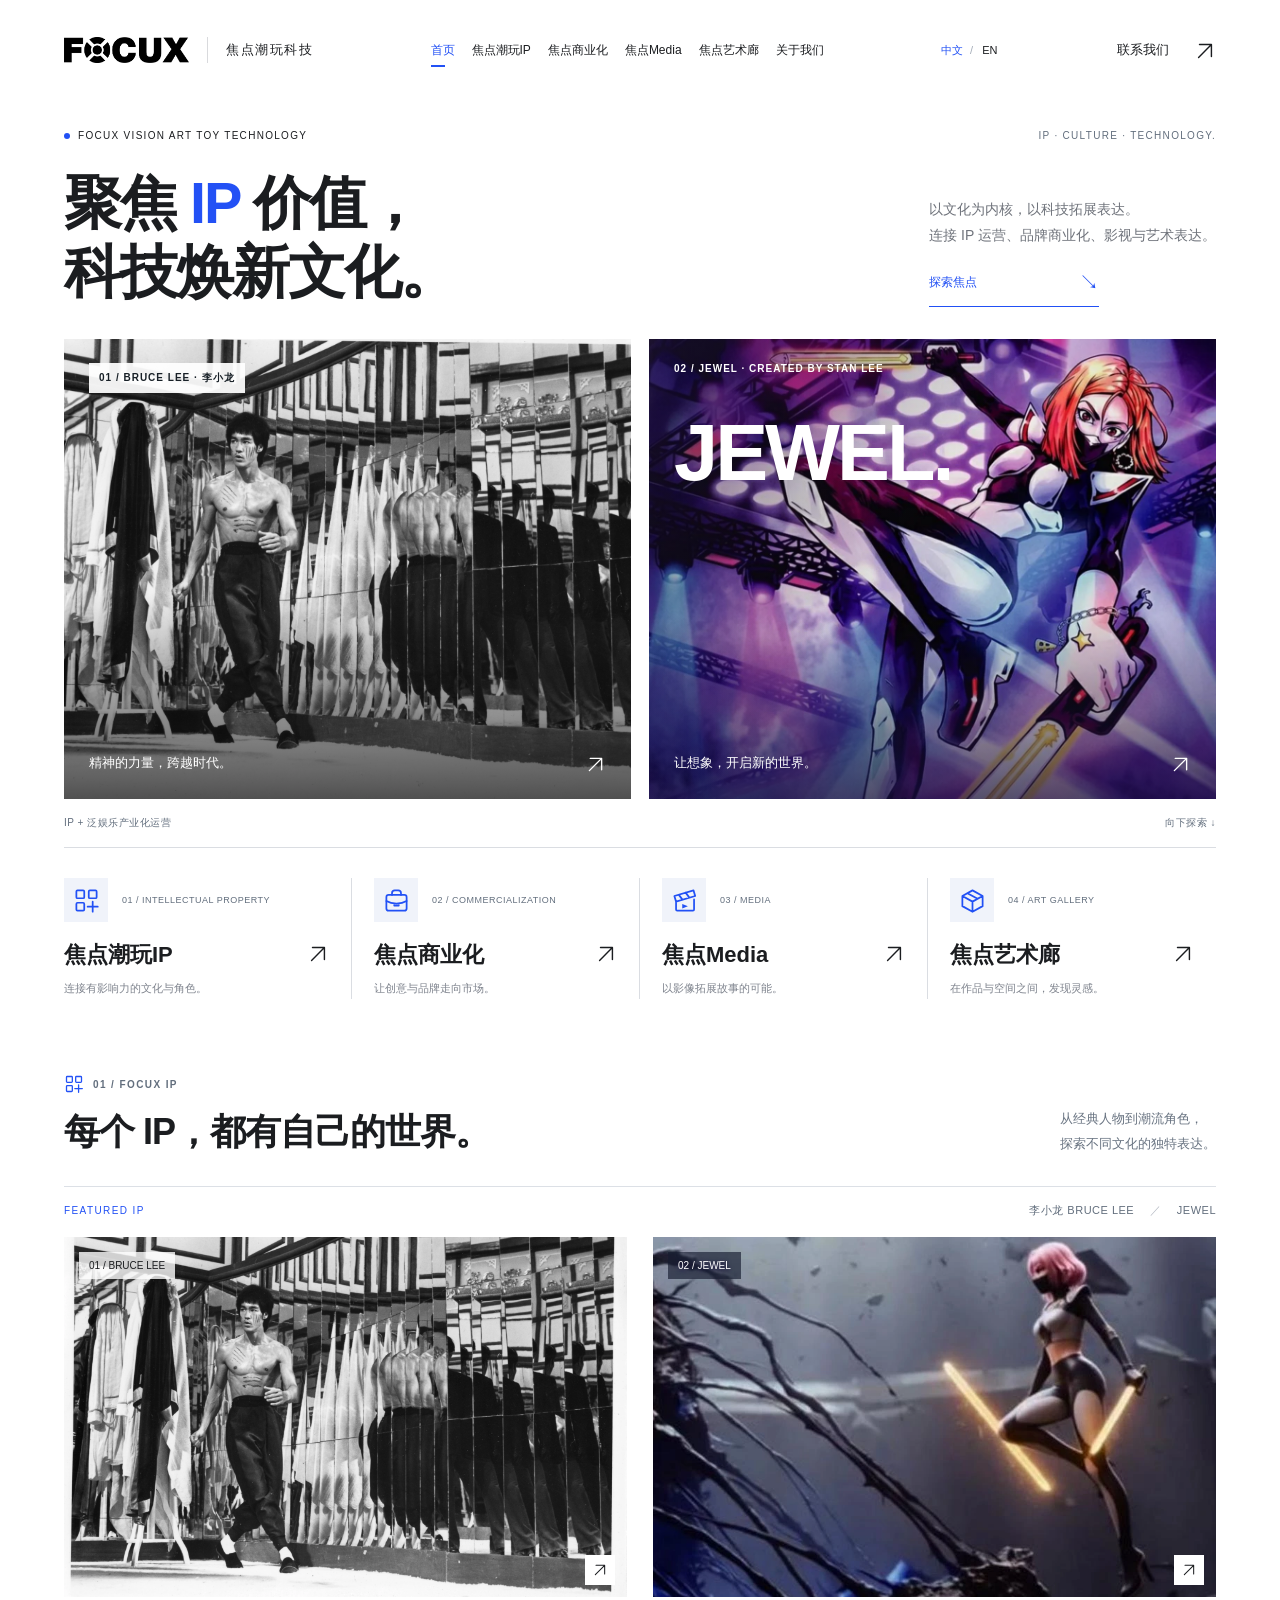
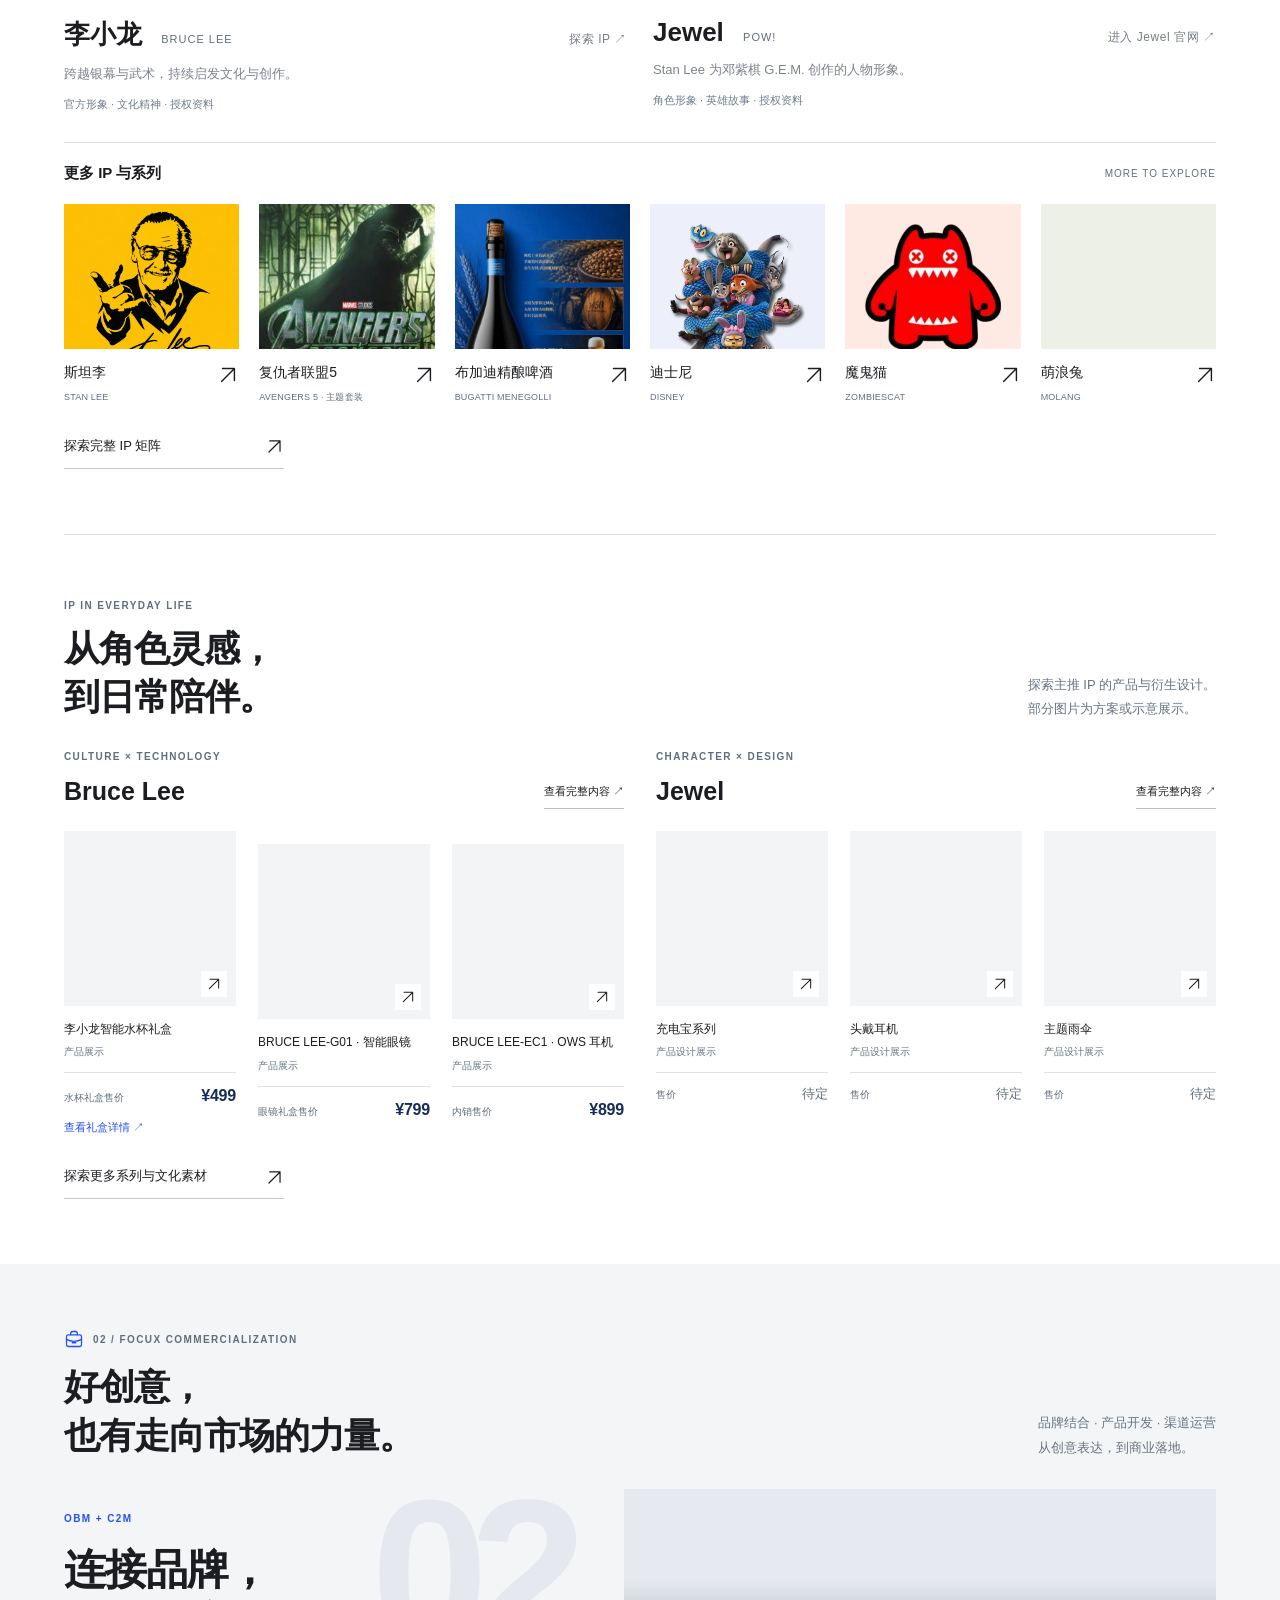
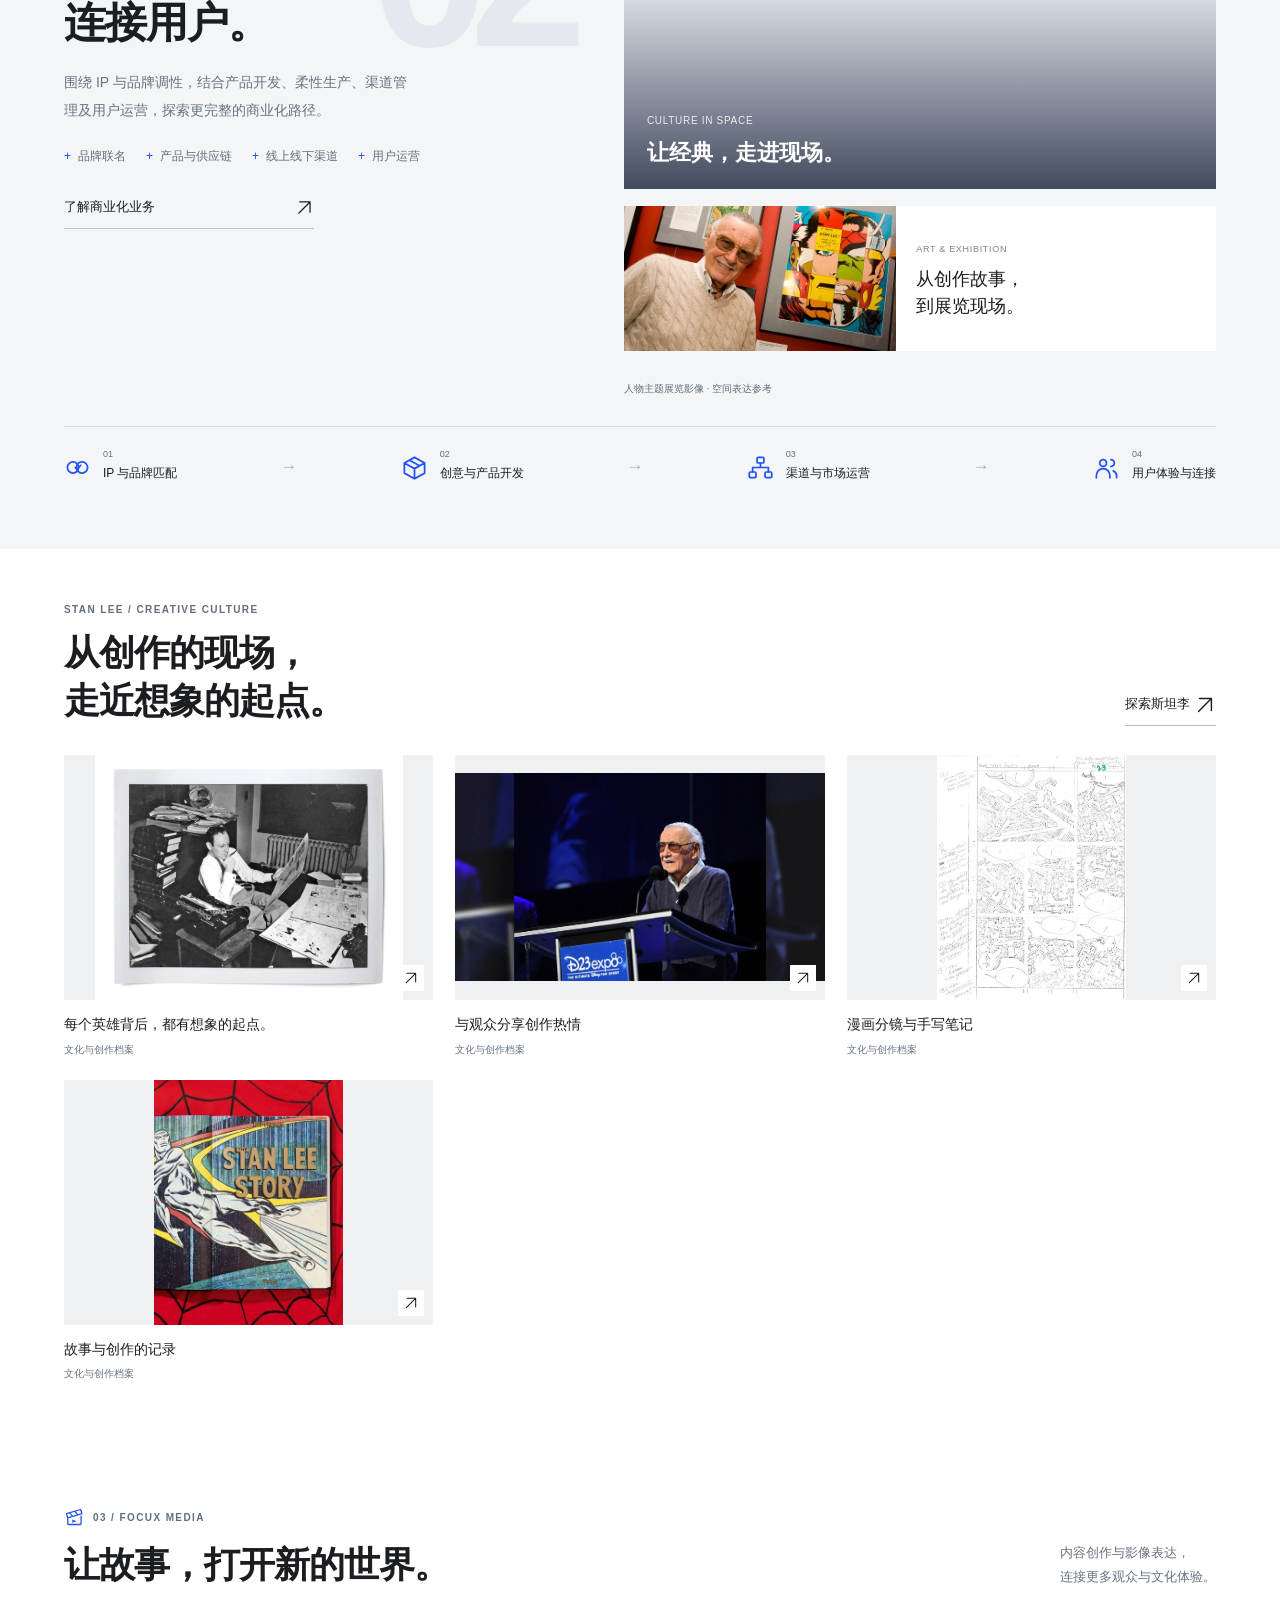
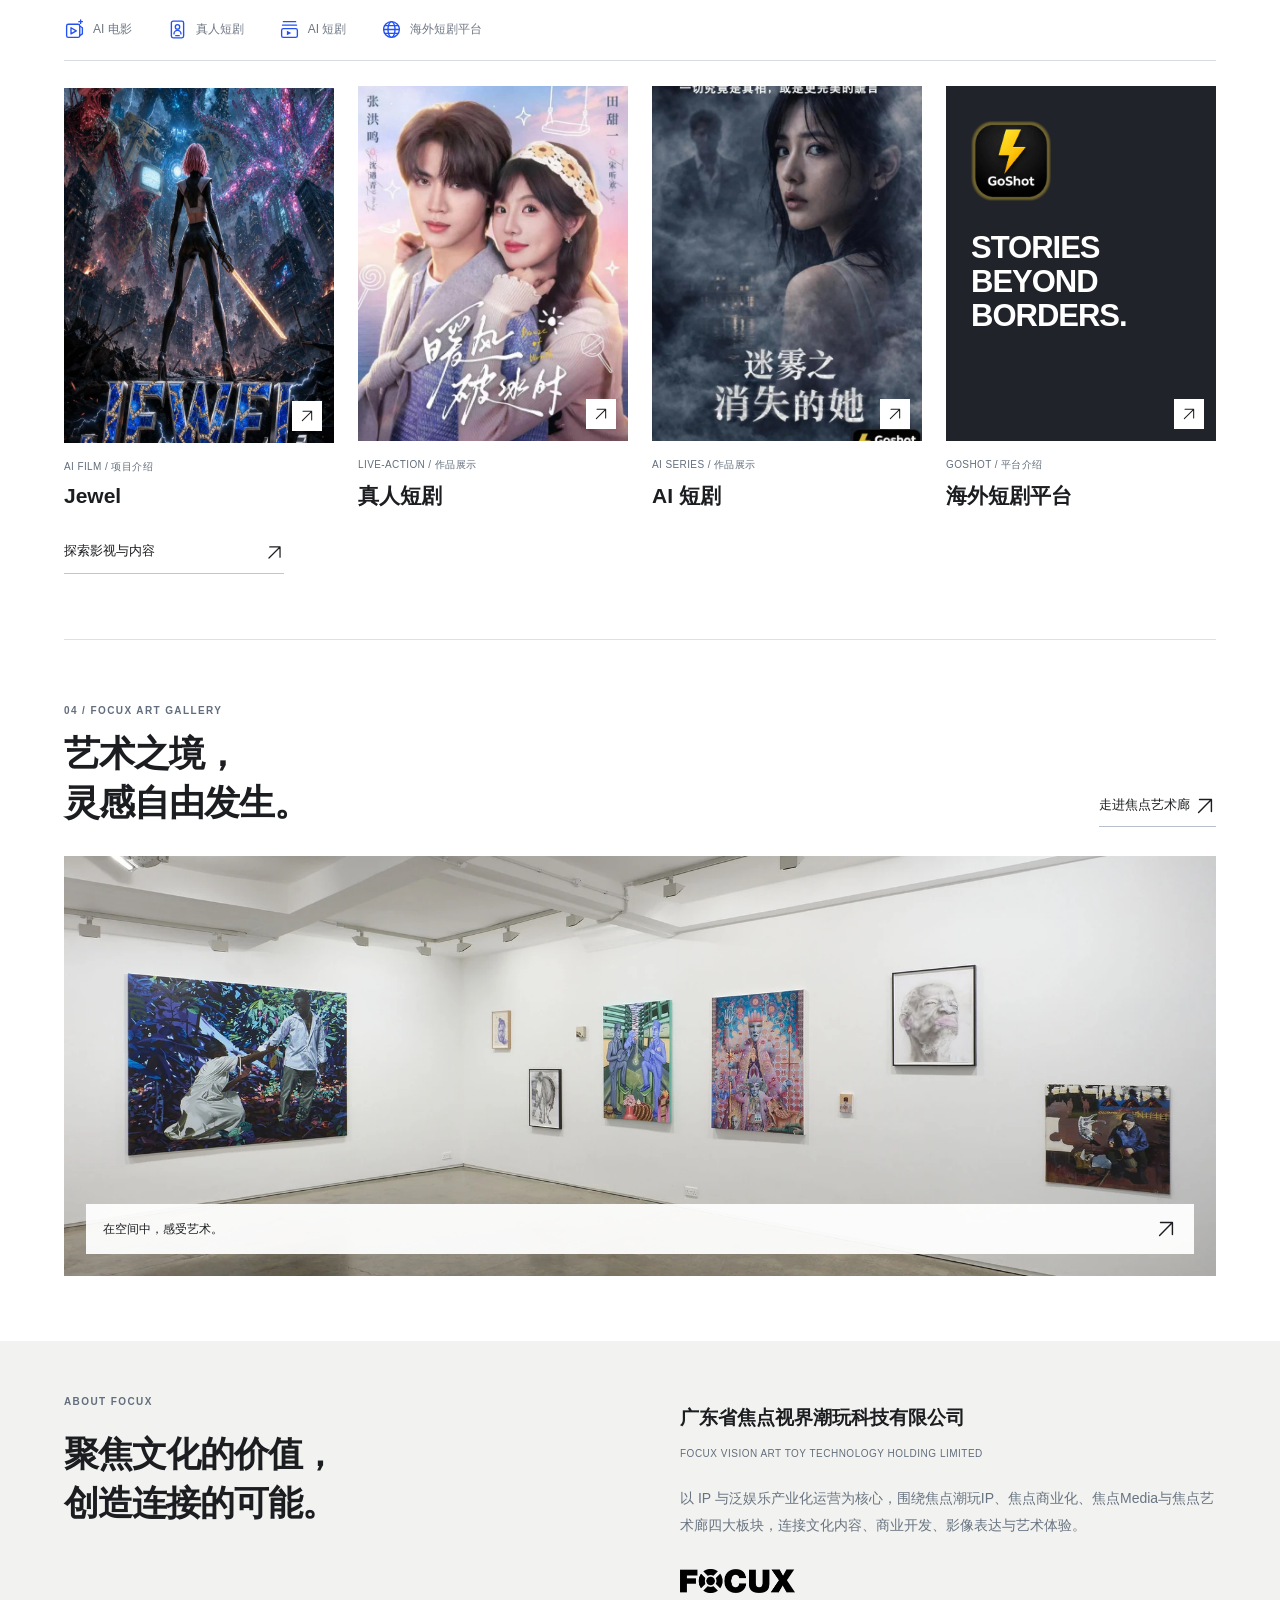
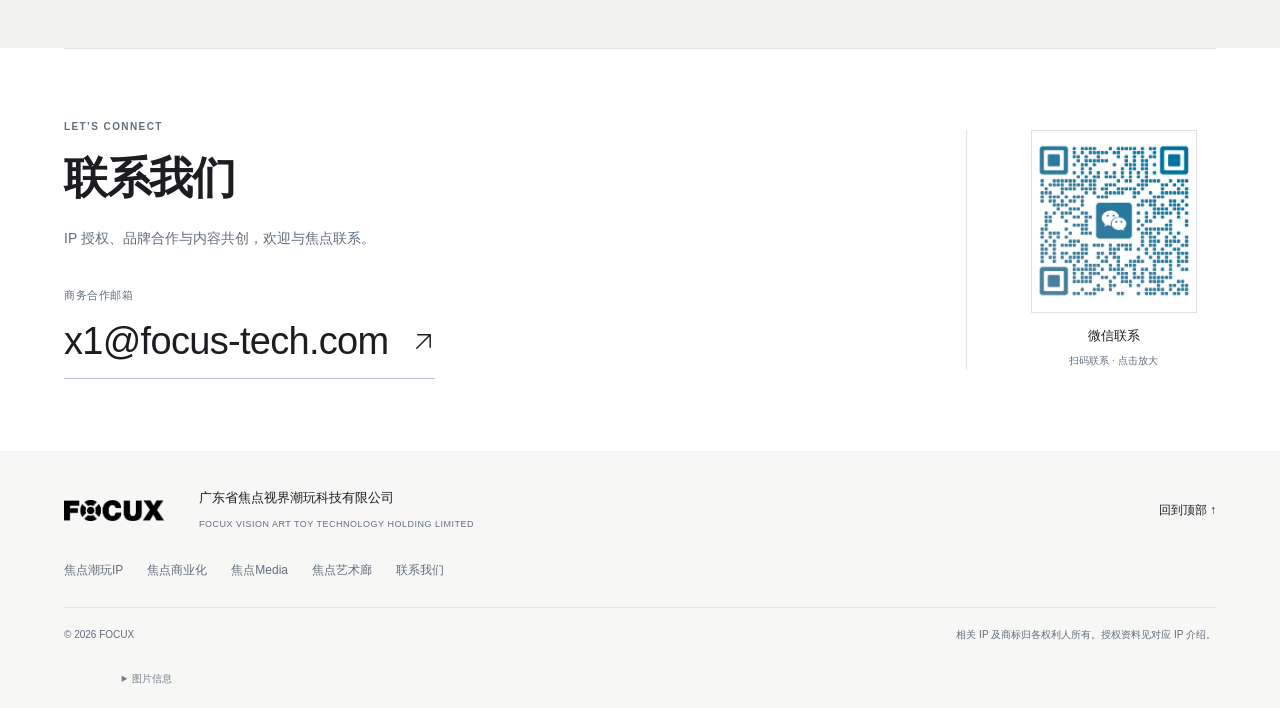
<file: index.html>
<!doctype html><html lang="zh-CN"><head><meta charset="UTF-8"><meta name="viewport" content="width=device-width,initial-scale=1"><meta name="description" content="广东省焦点视界潮玩科技有限公司，聚焦IP价值，科技焕新文化。探索Bruce Lee与Jewel等IP，以及商业化与影视业务。"><meta name="theme-color" content="#ffffff"><title>FOCUX 焦点潮玩科技｜IP · 商业化 · 影视 · 艺术廊</title><link rel="stylesheet" href="assets/home.css?v=20261119-13"><script defer src="assets/galleries.js?v=20261119-13"></script><script defer src="assets/home.js?v=20261119-13"></script><script src="assets/language.js?v=20261119-13" defer></script><link rel="canonical" href="https://focux-art.com/"><link rel="alternate" hreflang="zh-CN" href="https://focux-art.com/"><link rel="alternate" hreflang="en" href="https://focux-art.com/en/"><link rel="alternate" hreflang="x-default" href="https://focux-art.com/"></head><body><svg xmlns="http://www.w3.org/2000/svg" class="icon-definitions" width="0" height="0" aria-hidden="true" focusable="false"><defs><symbol id="focux-ip" viewBox="0 0 24 24"><rect x="3" y="3" width="7" height="7" rx="1"/><rect x="14" y="3" width="7" height="7" rx="1"/><rect x="3" y="14" width="7" height="7" rx="1"/><path d="M17.5 13v9m-4.5-4.5h9"/></symbol><symbol id="focux-commerce" viewBox="0 0 24 24"><path d="M8 7V5.5A2.5 2.5 0 0 1 10.5 3h3A2.5 2.5 0 0 1 16 5.5V7"/><rect x="3" y="7" width="18" height="14" rx="2"/><path d="M3 12.5c5 3 13 3 18 0M10 14.5v2h4v-2"/></symbol><symbol id="focux-film" viewBox="0 0 24 24"><path d="m3 8 17-5 1.5 5L4.5 13zM7 7l3 4m3-6 3 4M4.5 13v7a1 1 0 0 0 1 1h14a1 1 0 0 0 1-1V11"/><path d="m10 15 5 2-5 2z" fill="currentColor" stroke="none"/></symbol><symbol id="focux-match" viewBox="0 0 24 24"><circle cx="8" cy="12" r="5"/><circle cx="16" cy="12" r="5"/><path d="m10 12 1.5 1.5L15 10"/></symbol><symbol id="focux-design" viewBox="0 0 24 24"><path d="m12 3 9 5-9 5-9-5zM3 8v9l9 5 9-5V8M12 13v9M7.5 5.5l9 5"/></symbol><symbol id="focux-channels" viewBox="0 0 24 24"><rect x="9" y="3" width="6" height="5" rx="1"/><rect x="2" y="16" width="6" height="5" rx="1"/><rect x="16" y="16" width="6" height="5" rx="1"/><path d="M12 8v4m-7 4v-4h14v4"/></symbol><symbol id="focux-users" viewBox="0 0 24 24"><circle cx="9" cy="8" r="3"/><path d="M3 21v-2a6 6 0 0 1 12 0v2M16 5a3 3 0 0 1 0 6m2 4a5 5 0 0 1 3 4v2"/></symbol><symbol id="focux-ai-film" viewBox="0 0 24 24"><rect x="3" y="6" width="15" height="15" rx="2"/><path d="m8 10 6 3.5L8 17zM18 8l3 2v7l-3 2M19 1v4m-2-2h4"/></symbol><symbol id="focux-live" viewBox="0 0 24 24"><rect x="5" y="2.5" width="14" height="19" rx="2"/><circle cx="12" cy="9" r="2.5"/><path d="M8 17a4 4 0 0 1 8 0M10 19h4"/></symbol><symbol id="focux-ai-series" viewBox="0 0 24 24"><path d="M5 3h14M4 7h16"/><rect x="3" y="11" width="18" height="10" rx="2"/><path d="m9 13.5 5 2.5-5 2.5z" fill="currentColor" stroke="none"/></symbol><symbol id="focux-globe" viewBox="0 0 24 24"><circle cx="12" cy="12" r="9"/><ellipse cx="12" cy="12" rx="4" ry="9"/><path d="M3 12h18M4.5 7.5h15m-15 9h15"/></symbol><symbol id="focux-authorization" viewBox="0 0 24 24"><path d="m12 2 8 3v6c0 5-4 8.5-8 11-4-2.5-8-6-8-11V5z"/><path d="m8 11.5 2.5 2.5 5.5-6"/></symbol><symbol id="focux-arrow-up-right" viewBox="0 0 24 24"><path d="M5 19 19 5M6 5h13v13"/></symbol><symbol id="focux-arrow-right" viewBox="0 0 24 24"><path d="M3 12h18m-7-7 7 7-7 7"/></symbol><symbol id="focux-arrow-down" viewBox="0 0 24 24"><path d="M12 3v18m-7-7 7 7 7-7"/></symbol><symbol id="focux-menu" viewBox="0 0 24 24"><path d="M4 6h16M4 12h16M4 18h16"/></symbol><symbol id="focux-close" viewBox="0 0 24 24"><path d="m6 6 12 12M6 18 18 6"/></symbol><symbol id="focux-zoom" viewBox="0 0 24 24"><circle cx="10" cy="10" r="6.5"/><path d="m15 15 6 6M7 10h6m-3-3v6"/></symbol></defs></svg><a class="skip-link" href="#top">跳至正文</a><header><a href="index.html" class="identity" aria-label="焦点潮玩科技首页"><img src="assets/home/focux-logo.webp" alt="FOCUX" width="1812" height="379" decoding="async"><span>焦点潮玩科技</span></a><button class="menu-toggle" aria-expanded="false" aria-controls="main-nav">菜单 <svg class="ui-icon" aria-hidden="true" focusable="false" viewBox="0 0 24 24"><use href="#focux-menu"></use></svg></button><nav id="main-nav"><a href="index.html" class="current" aria-current="page">首页</a><a href="ip.html">焦点潮玩IP</a><a href="business.html">焦点商业化</a><a href="film.html">焦点Media</a><a href="art.html">焦点艺术廊</a><a href="index.html#about">关于我们</a><a class="mobile-contact" href="#contact">联系我们</a></nav><div class="language-switch" aria-label="语言切换"><span aria-current="true">中文</span><i>/</i><a href="en/index.html" lang="en" hreflang="en" data-language-switch="en">EN</a></div><a class="contact-link" href="#contact">联系我们 <span><svg class="ui-icon" aria-hidden="true" focusable="false" viewBox="0 0 24 24"><use href="#focux-arrow-up-right"></use></svg></span></a></header><main id="top"><section class="hero container"><div class="hero-topline"><span><i></i> FOCUX VISION ART TOY TECHNOLOGY</span><span>IP · CULTURE · TECHNOLOGY.</span></div><div class="hero-title"><h1>聚焦 <span class="slogan-ip">IP</span> 价值，<br><span class="slogan-culture">科技焕新文化。</span></h1><div class="hero-description"><p>以文化为内核，以科技拓展表达。<br>连接 IP 运营、品牌商业化、影视与艺术表达。</p><a class="line-link" href="#ip">探索焦点 <span>↘</span></a></div></div><div class="hero-stage hero-stage-featured"><a class="hero-bruce" href="#ip-bruce" aria-label="探索主推IP李小龙"><span class="stage-label">01 / BRUCE LEE · 李小龙</span><img src="assets/home/bruce-mirror-scene.webp" alt="李小龙官方人物形象" fetchpriority="high" width="1800" height="1260" decoding="async"><span class="stage-caption">精神的力量，跨越时代。 <b><svg class="ui-icon" aria-hidden="true" focusable="false" viewBox="0 0 24 24"><use href="#focux-arrow-up-right"></use></svg></b></span></a><a class="hero-jewel" href="#ip-jewel" aria-label="探索主推IP Jewel"><img src="assets/jewel.webp" alt="Jewel角色主视觉" width="1199" height="1200" decoding="async"><span class="stage-label">02 / JEWEL · CREATED BY STAN LEE</span><strong>JEWEL.</strong><span class="stage-caption">让想象，开启新的世界。 <b><svg class="ui-icon" aria-hidden="true" focusable="false" viewBox="0 0 24 24"><use href="#focux-arrow-up-right"></use></svg></b></span></a></div><div class="hero-bottom"><span>IP + 泛娱乐产业化运营</span><span>向下探索 ↓</span></div></section><section class="pillars container" aria-label="四大业务专栏"><a href="ip.html"><div class="pillar-top"><span class="pillar-symbol"><svg class="ui-icon" aria-hidden="true" focusable="false" viewBox="0 0 24 24"><use href="#focux-ip"></use></svg></span><small>01 / INTELLECTUAL PROPERTY</small></div><h2>焦点潮玩IP <b><svg class="ui-icon" aria-hidden="true" focusable="false" viewBox="0 0 24 24"><use href="#focux-arrow-up-right"></use></svg></b></h2><p>连接有影响力的文化与角色。</p></a><a href="business.html"><div class="pillar-top"><span class="pillar-symbol"><svg class="ui-icon" aria-hidden="true" focusable="false" viewBox="0 0 24 24"><use href="#focux-commerce"></use></svg></span><small>02 / COMMERCIALIZATION</small></div><h2>焦点商业化 <b><svg class="ui-icon" aria-hidden="true" focusable="false" viewBox="0 0 24 24"><use href="#focux-arrow-up-right"></use></svg></b></h2><p>让创意与品牌走向市场。</p></a><a href="film.html"><div class="pillar-top"><span class="pillar-symbol"><svg class="ui-icon" aria-hidden="true" focusable="false" viewBox="0 0 24 24"><use href="#focux-film"></use></svg></span><small>03 / MEDIA</small></div><h2>焦点Media <b><svg class="ui-icon" aria-hidden="true" focusable="false" viewBox="0 0 24 24"><use href="#focux-arrow-up-right"></use></svg></b></h2><p>以影像拓展故事的可能。</p></a><a href="art.html"><div class="pillar-top"><span class="pillar-symbol"><svg class="ui-icon" aria-hidden="true" focusable="false" viewBox="0 0 24 24"><use href="#focux-design"></use></svg></span><small>04 / ART GALLERY</small></div><h2>焦点艺术廊 <b><svg class="ui-icon" aria-hidden="true" focusable="false" viewBox="0 0 24 24"><use href="#focux-arrow-up-right"></use></svg></b></h2><p>在作品与空间之间，发现灵感。</p></a></section><section class="ip-section container section" id="ip"><div class="section-head"><div><p class="eyebrow icon-eyebrow"><svg class="ui-icon" aria-hidden="true" focusable="false" viewBox="0 0 24 24"><use href="#focux-ip"></use></svg>01 / FOCUX IP</p><h2>每个 IP，<br class="mobile-break">都有自己的世界。</h2></div><p class="section-intro">从经典人物到潮流角色，<br>探索不同文化的独特表达。</p></div><div class="featured-ip-heading"><span>FEATURED IP</span><p>李小龙 BRUCE LEE <i>／</i> JEWEL</p></div><div class="ip-grid featured-ip-grid"><button class="ip-card ip-bruce" id="ip-bruce" data-ip="bruce"><div class="ip-image"><img src="assets/home/bruce-mirror-scene.webp" alt="李小龙官方镜室影像" loading="lazy" width="1281" height="1600" decoding="async"><span>01 / BRUCE LEE</span><b><svg class="ui-icon" aria-hidden="true" focusable="false" viewBox="0 0 24 24"><use href="#focux-arrow-up-right"></use></svg></b></div><div class="ip-caption"><h3>李小龙 <em>BRUCE LEE</em></h3><span>探索 IP ↗</span></div><p>跨越银幕与武术，持续启发文化与创作。</p><small>官方形象 · 文化精神 · 授权资料</small></button><a class="ip-card ip-jewel" id="ip-jewel" href="https://jewel-pow.com/" target="_blank" rel="noopener noreferrer"><div class="ip-image"><img src="assets/home/jewel-world.webp" alt="Jewel角色世界场景" loading="lazy" width="807" height="807" decoding="async"><span>02 / JEWEL</span><b><svg class="ui-icon" aria-hidden="true" focusable="false" viewBox="0 0 24 24"><use href="#focux-arrow-up-right"></use></svg></b></div><div class="ip-caption"><h3>Jewel <em>POW!</em></h3><span>进入 Jewel 官网 ↗</span></div><p>Stan Lee 为邓紫棋 G.E.M. 创作的人物形象。</p><small>角色形象 · 英雄故事 · 授权资料</small></a></div><div class="secondary-ip-heading"><p>更多 IP 与系列</p><span>MORE TO EXPLORE</span></div><div class="secondary-ip-grid"><button data-ip="stan"><div class="secondary-visual secondary-stan"><img src="assets/stan.webp" alt="斯坦李" loading="lazy" width="1200" height="1200" decoding="async"></div><h3>斯坦李 <b><svg class="ui-icon" aria-hidden="true" focusable="false" viewBox="0 0 24 24"><use href="#focux-arrow-up-right"></use></svg></b></h3><small>STAN LEE</small></button><button data-ip="avengers"><div class="secondary-visual secondary-avengers"><img src="assets/home/avengers.webp" alt="复仇者联盟5" loading="lazy" width="250" height="377" decoding="async"></div><h3>复仇者联盟5 <b><svg class="ui-icon" aria-hidden="true" focusable="false" viewBox="0 0 24 24"><use href="#focux-arrow-up-right"></use></svg></b></h3><small>AVENGERS 5 · 主题套装</small></button><button data-ip="bugatti"><div class="secondary-visual secondary-bugatti"><img src="assets/home/s30-image90.webp" alt="布加迪精酿啤酒品牌系列" loading="lazy" width="975" height="1300" decoding="async"></div><h3>布加迪精酿啤酒 <b><svg class="ui-icon" aria-hidden="true" focusable="false" viewBox="0 0 24 24"><use href="#focux-arrow-up-right"></use></svg></b></h3><small>BUGATTI MENEGOLLI</small></button><button data-ip="disney"><div class="secondary-visual secondary-disney"><img src="assets/disney.webp" alt="迪士尼" loading="lazy" width="1065" height="1200" decoding="async"></div><h3>迪士尼 <b><svg class="ui-icon" aria-hidden="true" focusable="false" viewBox="0 0 24 24"><use href="#focux-arrow-up-right"></use></svg></b></h3><small>DISNEY</small></button><button data-ip="cat"><div class="secondary-visual secondary-cat"><img src="assets/cat.webp" alt="魔鬼猫" loading="lazy" width="426" height="396" decoding="async"></div><h3>魔鬼猫 <b><svg class="ui-icon" aria-hidden="true" focusable="false" viewBox="0 0 24 24"><use href="#focux-arrow-up-right"></use></svg></b></h3><small>ZOMBIESCAT</small></button><button data-ip="molang"><div class="secondary-visual secondary-molang"><img src="assets/molang.webp" alt="萌浪兔" loading="lazy" width="651" height="586" decoding="async"></div><h3>萌浪兔 <b><svg class="ui-icon" aria-hidden="true" focusable="false" viewBox="0 0 24 24"><use href="#focux-arrow-up-right"></use></svg></b></h3><small>MOLANG</small></button></div><a class="column-link" href="ip.html">探索完整 IP 矩阵 <span><svg class="ui-icon" aria-hidden="true" focusable="false" viewBox="0 0 24 24"><use href="#focux-arrow-up-right"></use></svg></span></a></section><section class="series-section container section" id="series"><div class="section-head"><div><p class="eyebrow">IP IN EVERYDAY LIFE</p><h2>从角色灵感，<br>到日常陪伴。</h2></div><p class="section-intro">探索主推 IP 的产品与衍生设计。<br>部分图片为方案或示意展示。</p></div><div class="brand-preview-grid"><article class="brand-gallery" id="series-bruce"><div class="brand-gallery-heading"><div><p class="eyebrow">CULTURE × TECHNOLOGY</p><h3>Bruce Lee</h3></div><button class="plain-link" data-ip="bruce">查看完整内容 ↗</button></div><div class="gallery-grid"><button class="gallery-tile" data-gallery-open="bruce-s3-image10" aria-label="放大查看李小龙智能水杯礼盒"><span class="gallery-picture"><img src="assets/gallery/bruce-s3-image10.webp" alt="李小龙智能水杯礼盒" loading="lazy" decoding="async"><b><svg class="ui-icon" aria-hidden="true" focusable="false" viewBox="0 0 24 24"><use href="#focux-arrow-up-right"></use></svg></b></span><span class="gallery-title">李小龙智能水杯礼盒</span><small>产品展示</small><span class="product-price"><span>水杯礼盒售价</span><strong>¥499</strong></span><span class="product-detail-cta">查看礼盒详情 ↗</span></button><button class="gallery-tile" data-gallery-open="bruce-s7-image27" aria-label="放大查看BRUCE LEE-G01 · 智能眼镜"><span class="gallery-picture"><img src="assets/gallery/bruce-s7-image27.webp" alt="BRUCE LEE-G01 · 智能眼镜" loading="lazy" decoding="async"><b><svg class="ui-icon" aria-hidden="true" focusable="false" viewBox="0 0 24 24"><use href="#focux-arrow-up-right"></use></svg></b></span><span class="gallery-title">BRUCE LEE-G01 · 智能眼镜</span><small>产品展示</small><span class="product-price"><span>眼镜礼盒售价</span><strong>¥799</strong></span></button><button class="gallery-tile" data-gallery-open="bruce-s14-image52" aria-label="放大查看BRUCE LEE-EC1 · OWS 耳机"><span class="gallery-picture"><img src="assets/gallery/bruce-s14-image52.webp" alt="BRUCE LEE-EC1 · OWS 耳机" loading="lazy" decoding="async"><b><svg class="ui-icon" aria-hidden="true" focusable="false" viewBox="0 0 24 24"><use href="#focux-arrow-up-right"></use></svg></b></span><span class="gallery-title">BRUCE LEE-EC1 · OWS 耳机</span><small>产品展示</small><span class="product-price"><span>内销售价</span><strong>¥899</strong></span></button></div></article><article class="brand-gallery" id="series-jewel"><div class="brand-gallery-heading"><div><p class="eyebrow">CHARACTER × DESIGN</p><h3>Jewel</h3></div><button class="plain-link" data-ip="jewel">查看完整内容 ↗</button></div><div class="gallery-grid"><button class="gallery-tile" data-gallery-open="jewel-13" aria-label="放大查看充电宝系列"><span class="gallery-picture"><img src="assets/gallery/jewel-13.webp" alt="充电宝系列" loading="lazy" decoding="async"><b><svg class="ui-icon" aria-hidden="true" focusable="false" viewBox="0 0 24 24"><use href="#focux-arrow-up-right"></use></svg></b></span><span class="gallery-title">充电宝系列</span><small>产品设计展示</small><span class="product-price is-pending"><span>售价</span><strong>待定</strong></span></button><button class="gallery-tile" data-gallery-open="jewel-18" aria-label="放大查看头戴耳机"><span class="gallery-picture"><img src="assets/gallery/jewel-18.webp" alt="头戴耳机" loading="lazy" decoding="async"><b><svg class="ui-icon" aria-hidden="true" focusable="false" viewBox="0 0 24 24"><use href="#focux-arrow-up-right"></use></svg></b></span><span class="gallery-title">头戴耳机</span><small>产品设计展示</small><span class="product-price is-pending"><span>售价</span><strong>待定</strong></span></button><button class="gallery-tile" data-gallery-open="jewel-31" aria-label="放大查看主题雨伞"><span class="gallery-picture"><img src="assets/gallery/jewel-31.webp" alt="主题雨伞" loading="lazy" decoding="async"><b><svg class="ui-icon" aria-hidden="true" focusable="false" viewBox="0 0 24 24"><use href="#focux-arrow-up-right"></use></svg></b></span><span class="gallery-title">主题雨伞</span><small>产品设计展示</small><span class="product-price is-pending"><span>售价</span><strong>待定</strong></span></button></div></article></div><a class="column-link" href="ip.html#series">探索更多系列与文化素材 <span><svg class="ui-icon" aria-hidden="true" focusable="false" viewBox="0 0 24 24"><use href="#focux-arrow-up-right"></use></svg></span></a></section><section class="business-section section" id="business"><div class="container"><div class="section-head"><div><p class="eyebrow icon-eyebrow"><svg class="ui-icon" aria-hidden="true" focusable="false" viewBox="0 0 24 24"><use href="#focux-commerce"></use></svg>02 / FOCUX COMMERCIALIZATION</p><h2>好创意，<br>也有走向市场的力量。</h2></div><p class="section-intro">品牌结合 · 产品开发 · 渠道运营<br>从创意表达，到商业落地。</p></div><div class="business-editorial"><div class="business-copy"><span class="big-number">02</span><p class="eyebrow">OBM + C2M</p><h3>连接品牌，<br>连接用户。</h3><p>围绕 IP 与品牌调性，结合产品开发、柔性生产、渠道管理及用户运营，探索更完整的商业化路径。</p><div class="business-tags"><span>品牌联名</span><span>产品与供应链</span><span>线上线下渠道</span><span>用户运营</span></div><a href="business.html" class="line-link">了解商业化业务 <span><svg class="ui-icon" aria-hidden="true" focusable="false" viewBox="0 0 24 24"><use href="#focux-arrow-up-right"></use></svg></span></a></div><div class="market-scenes" aria-label="人物文化展陈参考"><figure class="market-main"><img src="assets/editorial/bruce-exhibition.webp" alt="李小龙个人展览现场" loading="lazy" width="1600" height="900" decoding="async"><figcaption><span>CULTURE IN SPACE</span><h3>让经典，走进现场。</h3></figcaption></figure><figure class="market-secondary"><img src="assets/editorial/stan-exhibition.webp" alt="Stan Lee个人回顾展现场" loading="lazy" width="474" height="275" decoding="async"><figcaption><span>ART & EXHIBITION</span><h3>从创作故事，<br>到展览现场。</h3></figcaption></figure><p class="exhibition-note">人物主题展览影像 · 空间表达参考</p></div></div><div class="process"><span class="process-step"><svg class="ui-icon" aria-hidden="true" focusable="false" viewBox="0 0 24 24"><use href="#focux-match"></use></svg><span><i>01</i><strong>IP 与品牌匹配</strong></span></span><b>→</b><span class="process-step"><svg class="ui-icon" aria-hidden="true" focusable="false" viewBox="0 0 24 24"><use href="#focux-design"></use></svg><span><i>02</i><strong>创意与产品开发</strong></span></span><b>→</b><span class="process-step"><svg class="ui-icon" aria-hidden="true" focusable="false" viewBox="0 0 24 24"><use href="#focux-channels"></use></svg><span><i>03</i><strong>渠道与市场运营</strong></span></span><b>→</b><span class="process-step"><svg class="ui-icon" aria-hidden="true" focusable="false" viewBox="0 0 24 24"><use href="#focux-users"></use></svg><span><i>04</i><strong>用户体验与连接</strong></span></span></div></div></section><section class="stan-preview container"><div class="section-head"><div><p class="eyebrow">STAN LEE / CREATIVE CULTURE</p><h2>从创作的现场，<br>走近想象的起点。</h2></div><a class="plain-link" href="ip.html#culture-stan">探索斯坦李 <svg class="ui-icon" aria-hidden="true" viewBox="0 0 24 24"><use href="#focux-arrow-up-right"></use></svg></a></div><div class="gallery-grid"><button class="gallery-tile" data-gallery-open="culture-stan-0"><span class="gallery-picture"><img src="assets/editorial/stan-working.webp" alt="每个英雄背后，都有想象的起点。" loading="lazy"><b><svg class="ui-icon" aria-hidden="true" viewBox="0 0 24 24"><use href="#focux-arrow-up-right"></use></svg></b></span><span class="gallery-title">每个英雄背后，都有想象的起点。</span><small>文化与创作档案</small></button><button class="gallery-tile" data-gallery-open="culture-stan-1"><span class="gallery-picture"><img src="assets/editorial/stan-stage.webp" alt="与观众分享创作热情" loading="lazy"><b><svg class="ui-icon" aria-hidden="true" viewBox="0 0 24 24"><use href="#focux-arrow-up-right"></use></svg></b></span><span class="gallery-title">与观众分享创作热情</span><small>文化与创作档案</small></button><button class="gallery-tile" data-gallery-open="culture-stan-2"><span class="gallery-picture"><img src="assets/gallery/stan-s5-image7.webp" alt="漫画分镜与手写笔记" loading="lazy"><b><svg class="ui-icon" aria-hidden="true" viewBox="0 0 24 24"><use href="#focux-arrow-up-right"></use></svg></b></span><span class="gallery-title">漫画分镜与手写笔记</span><small>文化与创作档案</small></button><button class="gallery-tile" data-gallery-open="culture-stan-3"><span class="gallery-picture"><img src="assets/gallery/stan-s57-image150.webp" alt="故事与创作的记录" loading="lazy"><b><svg class="ui-icon" aria-hidden="true" viewBox="0 0 24 24"><use href="#focux-arrow-up-right"></use></svg></b></span><span class="gallery-title">故事与创作的记录</span><small>文化与创作档案</small></button></div></section><section class="film-section container section" id="film"><div class="section-head"><div><p class="eyebrow icon-eyebrow"><svg class="ui-icon" aria-hidden="true" focusable="false" viewBox="0 0 24 24"><use href="#focux-film"></use></svg>03 / FOCUX MEDIA</p><h2>让故事，<br class="mobile-break">打开新的世界。</h2></div><p class="section-intro">内容创作与影像表达，<br>连接更多观众与文化体验。</p></div><div class="film-types"><span><svg class="ui-icon" aria-hidden="true" focusable="false" viewBox="0 0 24 24"><use href="#focux-ai-film"></use></svg>AI 电影</span><span><svg class="ui-icon" aria-hidden="true" focusable="false" viewBox="0 0 24 24"><use href="#focux-live"></use></svg>真人短剧</span><span><svg class="ui-icon" aria-hidden="true" focusable="false" viewBox="0 0 24 24"><use href="#focux-ai-series"></use></svg>AI 短剧</span><span><svg class="ui-icon" aria-hidden="true" focusable="false" viewBox="0 0 24 24"><use href="#focux-globe"></use></svg>海外短剧平台</span></div><div class="poster-grid"><button class="poster" data-film="jewel"><div><img src="assets/home/s33-image118.webp" alt="公司PPT中的Jewel电影项目海报" loading="lazy" width="735" height="1300" decoding="async"><b><svg class="ui-icon" aria-hidden="true" focusable="false" viewBox="0 0 24 24"><use href="#focux-arrow-up-right"></use></svg></b></div><small>AI FILM / 项目介绍</small><h3>Jewel</h3></button><button class="poster" data-film="live"><div><img src="assets/home/s39-image143.webp" alt="公司PPT中的真人短剧展示" loading="lazy" width="595" height="794" decoding="async"><b><svg class="ui-icon" aria-hidden="true" focusable="false" viewBox="0 0 24 24"><use href="#focux-arrow-up-right"></use></svg></b></div><small>LIVE-ACTION / 作品展示</small><h3>真人短剧</h3></button><button class="poster" data-film="ai"><div><img src="assets/home/s40-image151.webp" alt="公司PPT中的AI短剧展示" loading="lazy" width="600" height="845" decoding="async"><b><svg class="ui-icon" aria-hidden="true" focusable="false" viewBox="0 0 24 24"><use href="#focux-arrow-up-right"></use></svg></b></div><small>AI SERIES / 作品展示</small><h3>AI 短剧</h3></button><button class="poster platform" data-film="goshot"><div><img src="assets/home/s41-image158.webp" alt="GoShot平台标识" loading="lazy" width="846" height="838" decoding="async"><span>STORIES<br>BEYOND<br>BORDERS.</span><b><svg class="ui-icon" aria-hidden="true" focusable="false" viewBox="0 0 24 24"><use href="#focux-arrow-up-right"></use></svg></b></div><small>GOSHOT / 平台介绍</small><h3>海外短剧平台</h3></button></div><a class="column-link" href="film.html">探索影视与内容 <span><svg class="ui-icon" aria-hidden="true" focusable="false" viewBox="0 0 24 24"><use href="#focux-arrow-up-right"></use></svg></span></a></section><section class="home-art-preview container section"><div class="section-head"><div><p class="eyebrow">04 / FOCUX ART GALLERY</p><h2>艺术之境，<br>灵感自由发生。</h2></div><a class="plain-link" href="art.html">走进焦点艺术廊 <svg class="ui-icon" aria-hidden="true" focusable="false" viewBox="0 0 24 24"><use href="#focux-arrow-up-right"></use></svg></a></div><a href="art.html" class="home-art-image"><img src="assets/editorial/art-gallery.webp" alt="艺术作品与明亮的画廊空间" loading="lazy"><span>在空间中，感受艺术。 <svg class="ui-icon" aria-hidden="true" focusable="false" viewBox="0 0 24 24"><use href="#focux-arrow-up-right"></use></svg></span></a></section><section class="about-section" id="about"><div class="container about-grid"><div><p class="eyebrow">ABOUT FOCUX</p><h2>聚焦文化的价值，<br>创造连接的可能。</h2></div><div class="about-copy"><h3>广东省焦点视界潮玩科技有限公司</h3><p class="english-name">FOCUX VISION ART TOY TECHNOLOGY HOLDING LIMITED</p><p>以 IP 与泛娱乐产业化运营为核心，围绕焦点潮玩IP、焦点商业化、焦点Media与焦点艺术廊四大板块，连接文化内容、商业开发、影像表达与艺术体验。</p><img src="assets/home/focux-logo.webp" alt="FOCUX" loading="lazy" width="1812" height="379" decoding="async"></div></div></section><section class="contact-section container" id="contact" aria-labelledby="contact-heading">
<span id="cooperate" class="contact-anchor" aria-hidden="true"></span>
<div class="contact-copy"><p class="eyebrow">LET’S CONNECT</p><h2 id="contact-heading">联系我们</h2><p class="contact-intro">IP 授权、品牌合作与内容共创，欢迎与焦点联系。</p><div class="contact-email"><span>商务合作邮箱</span><a href="mailto:x1@focus-tech.com">x1@focus-tech.com <svg class="ui-icon" aria-hidden="true" focusable="false" viewBox="0 0 24 24"><use href="#focux-arrow-up-right"></use></svg></a></div></div>
<div class="contact-wechat"><button class="contact-qr-button" type="button" data-contact-qr aria-haspopup="dialog" aria-controls="contact-qr-dialog" aria-label="放大微信联系二维码"><img src="assets/home/wechat-contact.webp" alt="微信联系二维码" width="361" height="397" loading="lazy" decoding="async"></button><h3>微信联系</h3><p>扫码联系 · 点击放大</p></div></section></main><footer><div class="footer-top"><a href="index.html"><img src="assets/home/focux-logo.webp" alt="FOCUX" width="1812" height="379" decoding="async"></a><p>广东省焦点视界潮玩科技有限公司<br><span>FOCUX VISION ART TOY TECHNOLOGY HOLDING LIMITED</span></p><a class="back-top" href="#top">回到顶部 ↑</a></div><div class="footer-nav"><a href="ip.html">焦点潮玩IP</a><a href="business.html">焦点商业化</a><a href="film.html">焦点Media</a><a href="art.html">焦点艺术廊</a><a href="#contact">联系我们</a></div><div class="footer-bottom"><span>© 2026 FOCUX</span><span>相关 IP 及商标归各权利人所有。授权资料见对应 IP 介绍。</span></div><details class="image-credits"><summary>图片信息</summary><div>人物展陈图像：<a href="https://www.museums.gov.hk/en/web/portal/exhibition017.html" target="_blank" rel="noopener">香港文化博物馆</a>；Stan Lee 回顾展照片：Mat Szwajkos / Getty Images，图源 <a href="https://www.techtimes.com/articles/285565/20221228/disney-marvel-announces-stan-lee-documentary-2024.htm" target="_blank" rel="noopener">TechTimes</a>。外部展览影像用于文化展陈参考。</div></details></footer><dialog id="detail-dialog" aria-label="IP与影视项目详情"><button class="dialog-close" aria-label="关闭详情"><svg class="ui-icon" aria-hidden="true" focusable="false" viewBox="0 0 24 24"><use href="#focux-close"></use></svg></button><div id="detail-content"></div></dialog><dialog class="contact-qr-dialog" id="contact-qr-dialog" aria-labelledby="contact-qr-title"><button type="button" class="contact-qr-close" data-contact-qr-close aria-label="关闭">×</button><p class="eyebrow">FOCUX / CONTACT</p><h2 id="contact-qr-title">微信联系</h2><img src="assets/home/wechat-contact.webp" alt="微信联系二维码" width="361" height="397" decoding="async"><p class="contact-qr-hint">使用微信扫一扫，或保存图片后从相册识别。</p><a class="contact-qr-save" href="assets/home/wechat-contact.webp" download="FOCUX-WeChat.webp">保存二维码 ↓</a></dialog></body></html>
</file>
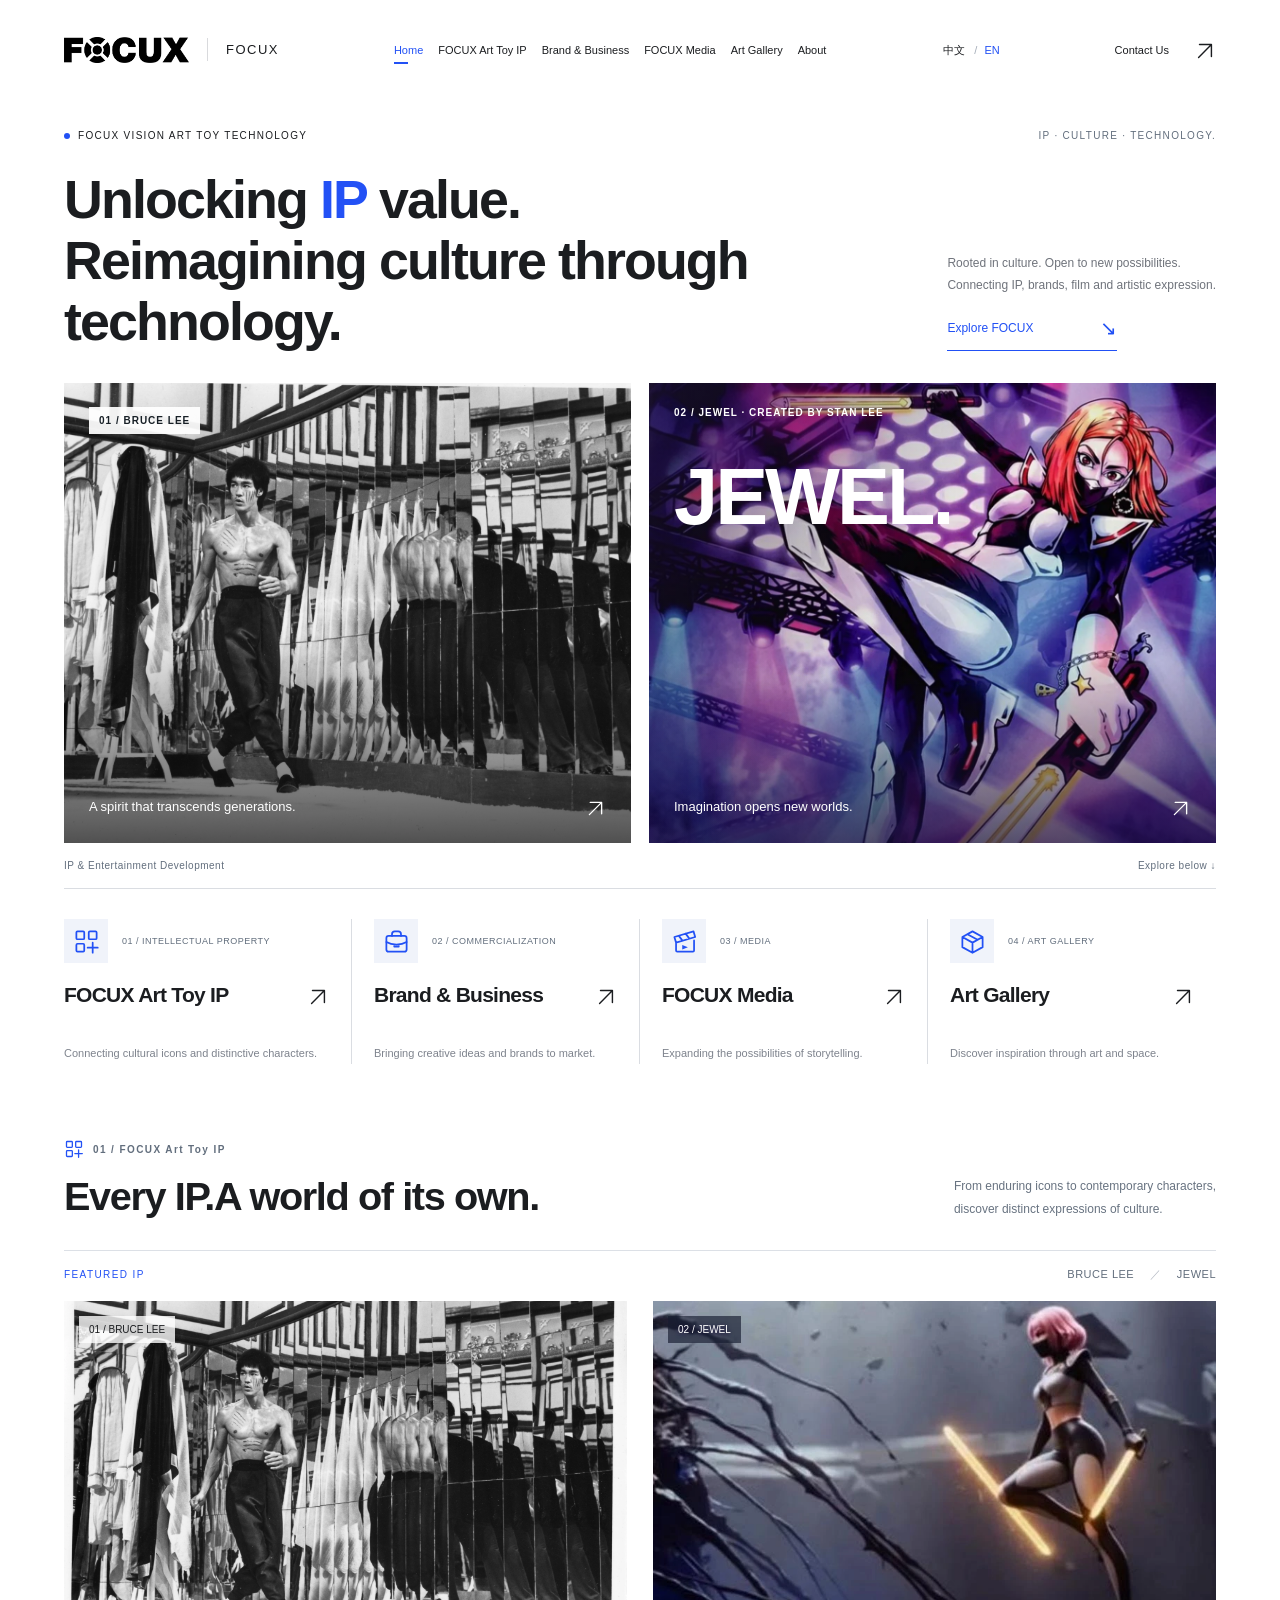
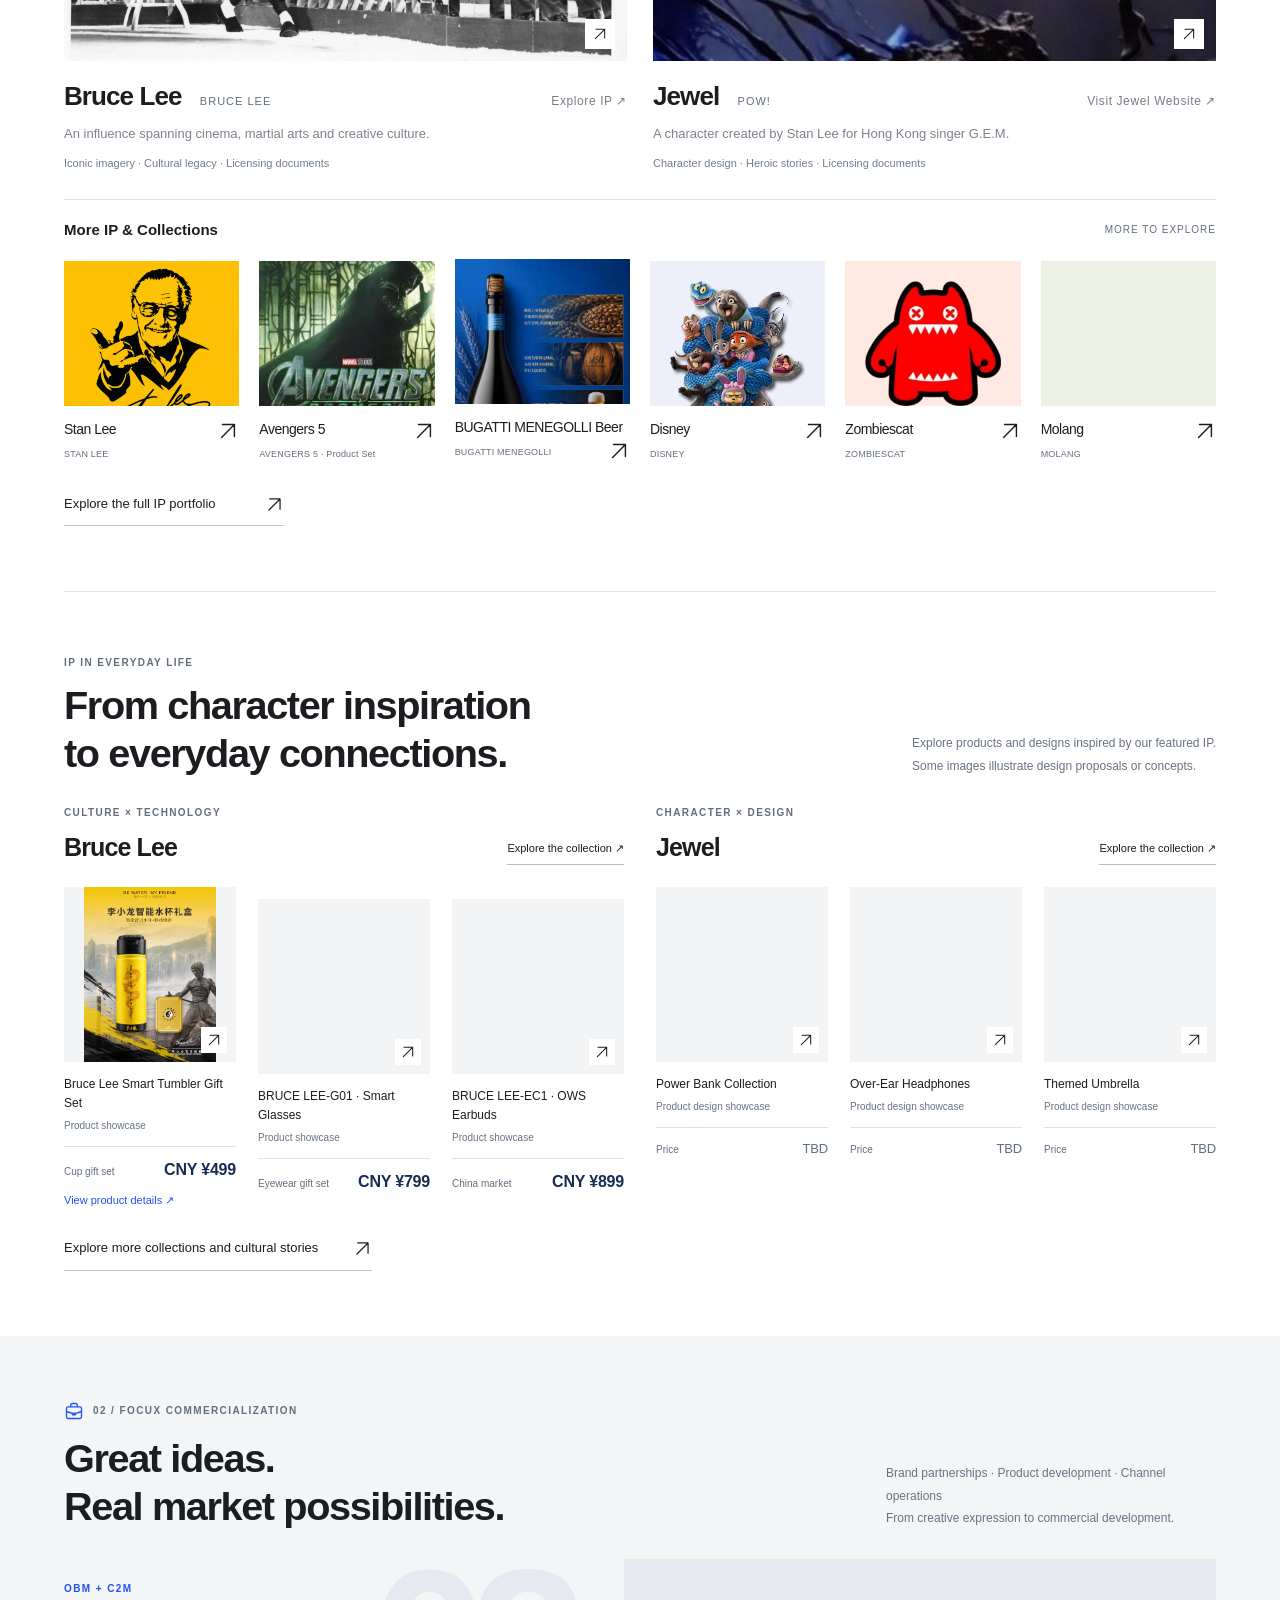
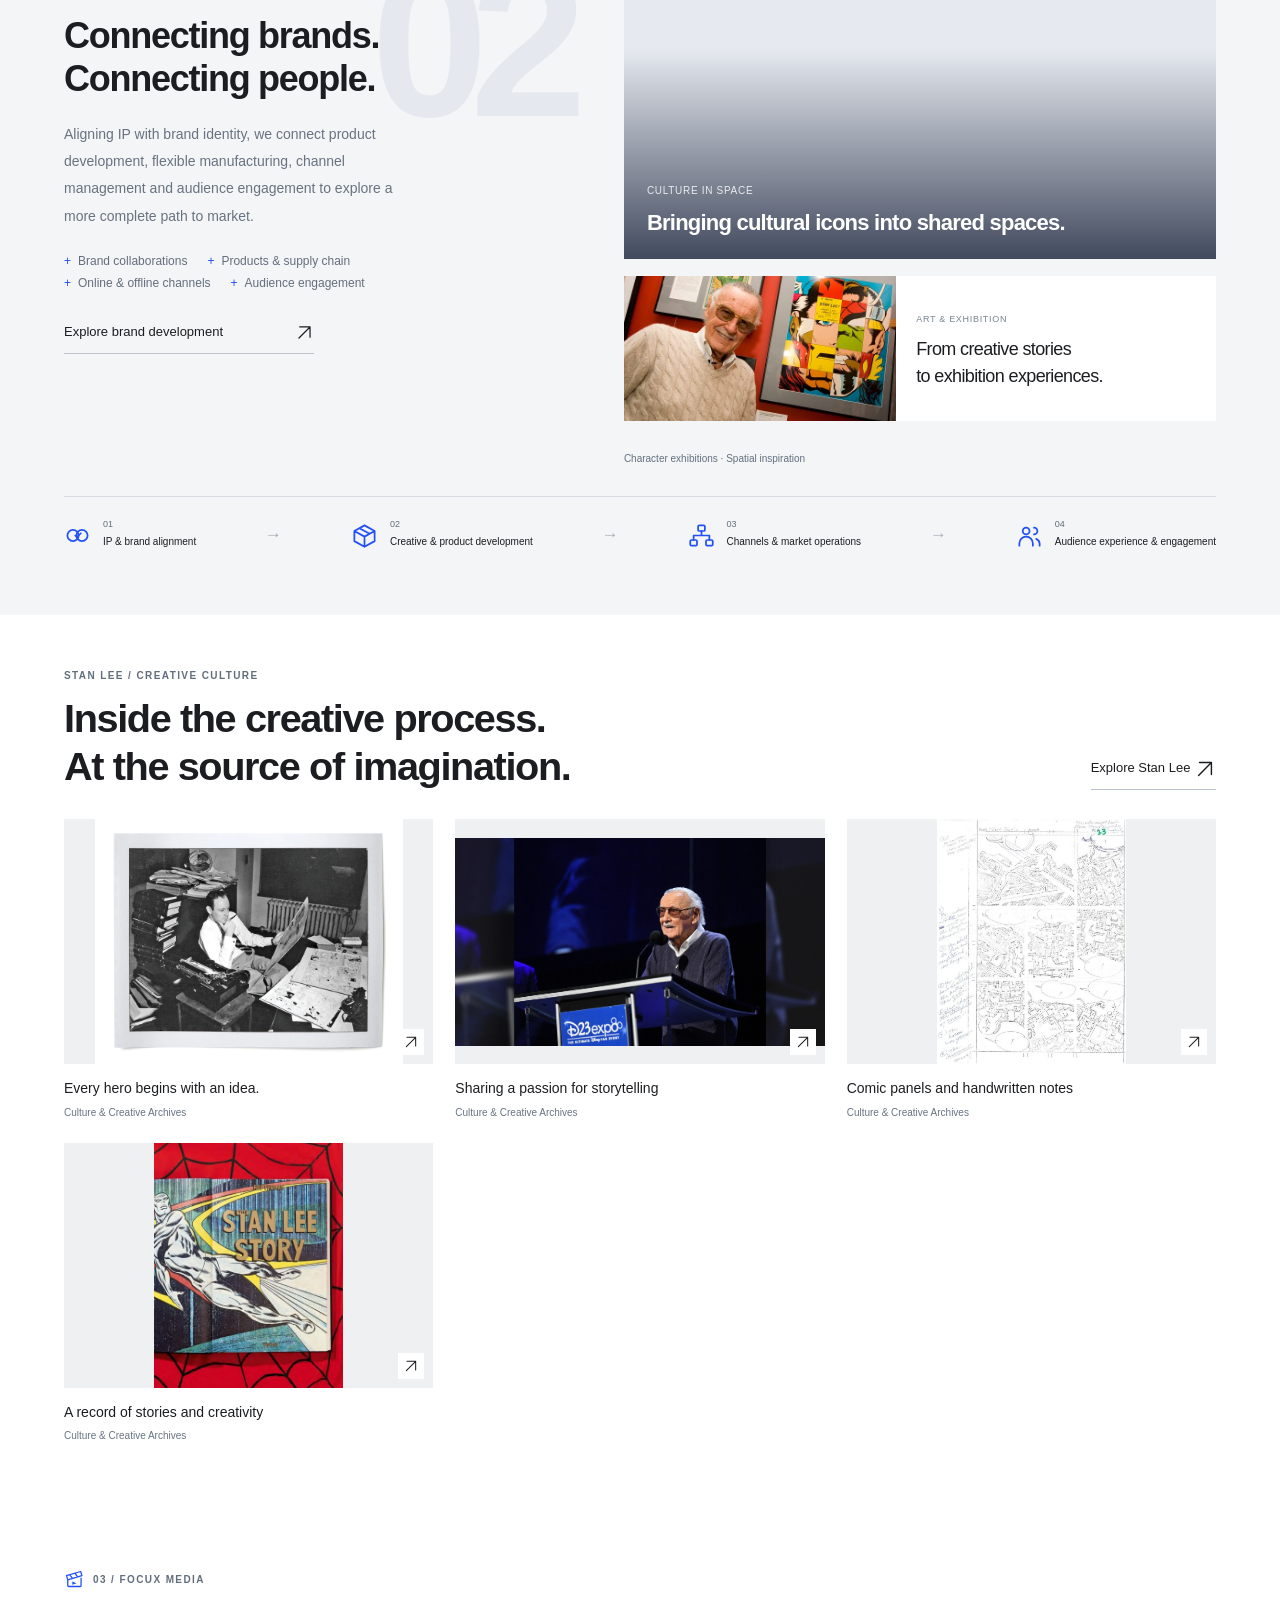
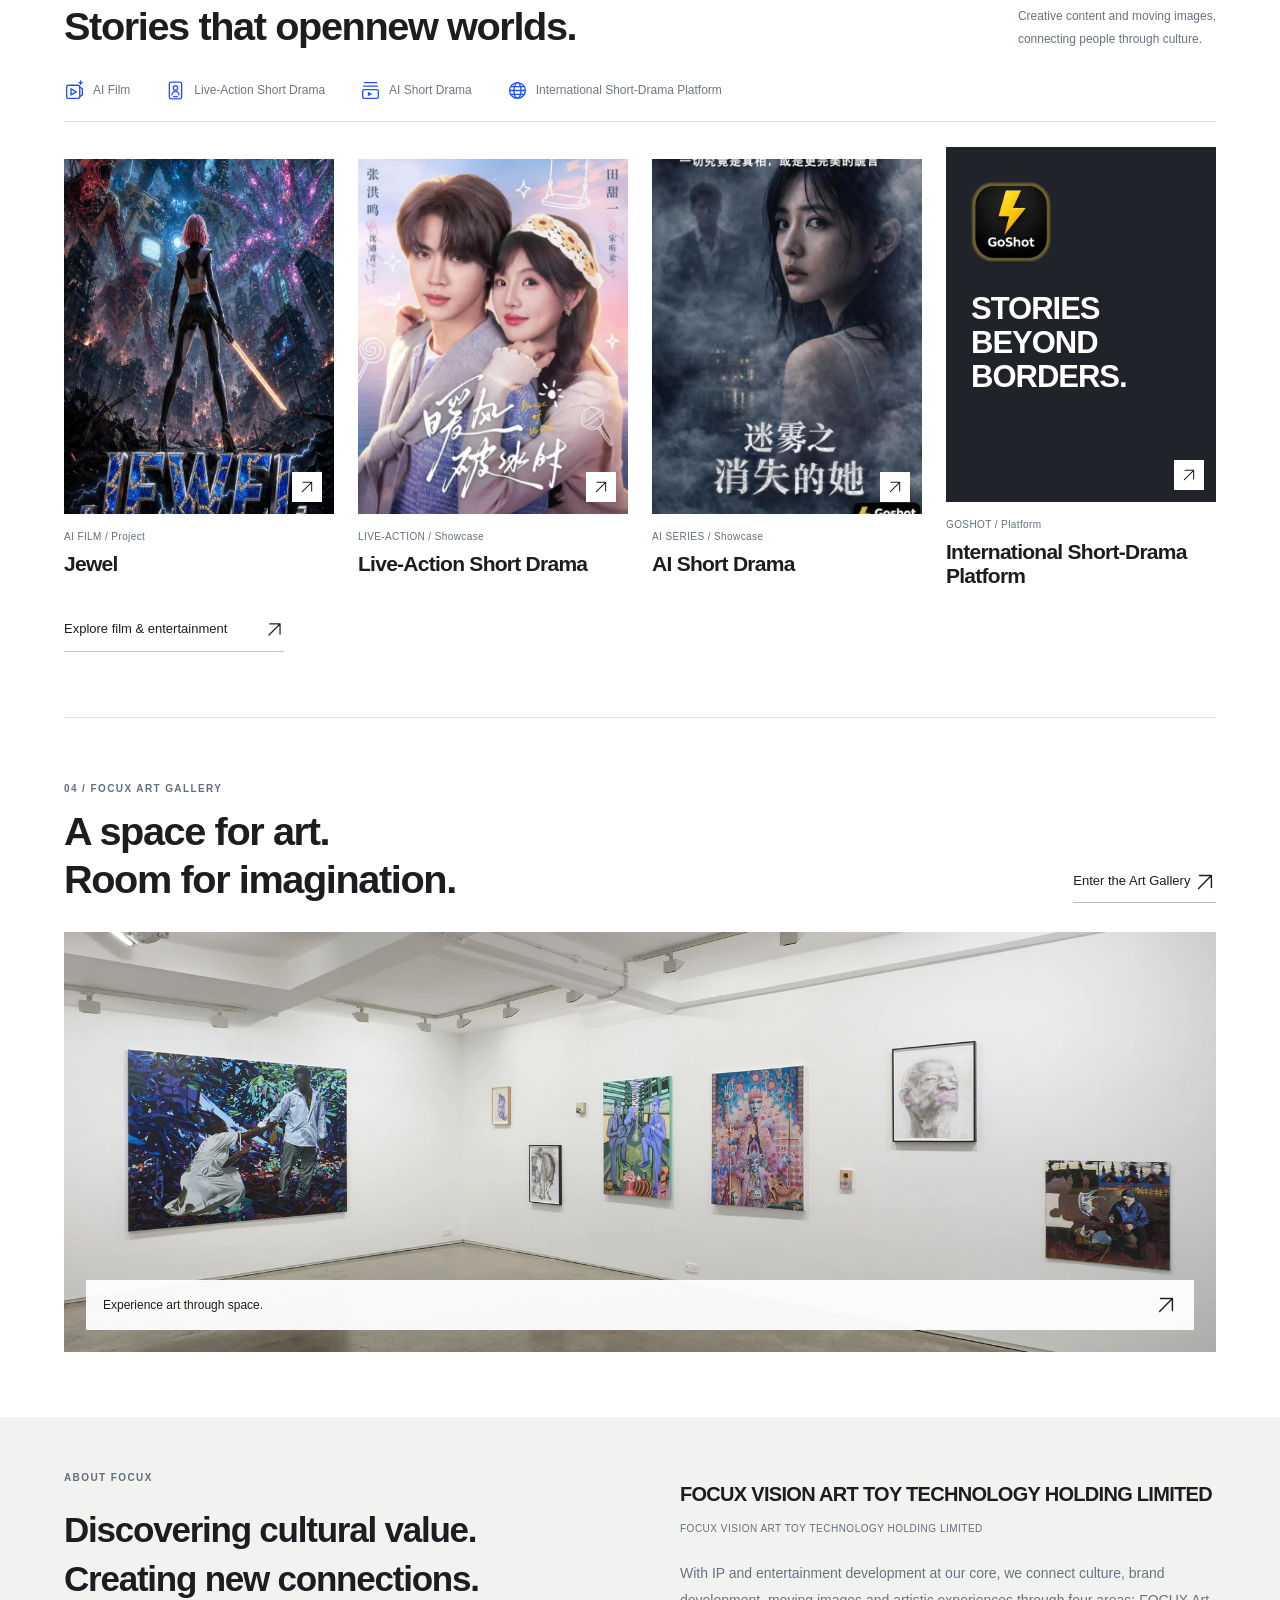
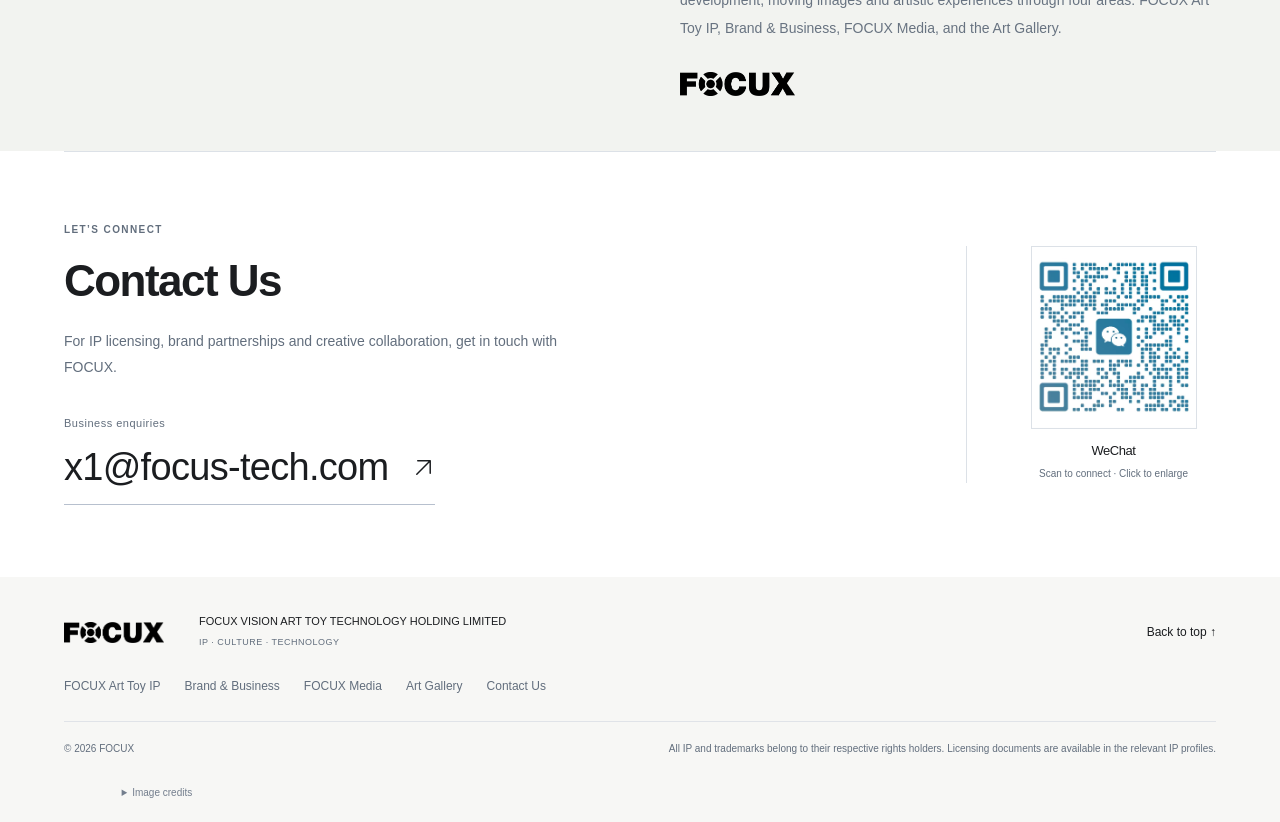
<file: en/index.html>
<!doctype html><html lang="en"><head><meta charset="UTF-8"><meta name="viewport" content="width=device-width,initial-scale=1"><meta name="description" content="FOCUX VISION ART TOY TECHNOLOGY HOLDING LIMITED. Connecting IP, culture and technology through brands, film and art."><meta name="theme-color" content="#ffffff"><title>FOCUX | IP, Brands, Film & Art</title><link rel="stylesheet" href="../assets/home.css?v=20261119-13"><script defer src="../assets/galleries-en.js?v=20261119-13"></script><script defer src="../assets/home-en.js?v=20261119-13"></script><script src="../assets/language.js?v=20261119-13" defer></script><link rel="canonical" href="https://focux-art.com/en/"><link rel="alternate" hreflang="zh-CN" href="https://focux-art.com/"><link rel="alternate" hreflang="en" href="https://focux-art.com/en/"><link rel="alternate" hreflang="x-default" href="https://focux-art.com/"></head><body><svg xmlns="http://www.w3.org/2000/svg" class="icon-definitions" width="0" height="0" aria-hidden="true" focusable="false"><defs><symbol id="focux-ip" viewBox="0 0 24 24"><rect x="3" y="3" width="7" height="7" rx="1"/><rect x="14" y="3" width="7" height="7" rx="1"/><rect x="3" y="14" width="7" height="7" rx="1"/><path d="M17.5 13v9m-4.5-4.5h9"/></symbol><symbol id="focux-commerce" viewBox="0 0 24 24"><path d="M8 7V5.5A2.5 2.5 0 0 1 10.5 3h3A2.5 2.5 0 0 1 16 5.5V7"/><rect x="3" y="7" width="18" height="14" rx="2"/><path d="M3 12.5c5 3 13 3 18 0M10 14.5v2h4v-2"/></symbol><symbol id="focux-film" viewBox="0 0 24 24"><path d="m3 8 17-5 1.5 5L4.5 13zM7 7l3 4m3-6 3 4M4.5 13v7a1 1 0 0 0 1 1h14a1 1 0 0 0 1-1V11"/><path d="m10 15 5 2-5 2z" fill="currentColor" stroke="none"/></symbol><symbol id="focux-match" viewBox="0 0 24 24"><circle cx="8" cy="12" r="5"/><circle cx="16" cy="12" r="5"/><path d="m10 12 1.5 1.5L15 10"/></symbol><symbol id="focux-design" viewBox="0 0 24 24"><path d="m12 3 9 5-9 5-9-5zM3 8v9l9 5 9-5V8M12 13v9M7.5 5.5l9 5"/></symbol><symbol id="focux-channels" viewBox="0 0 24 24"><rect x="9" y="3" width="6" height="5" rx="1"/><rect x="2" y="16" width="6" height="5" rx="1"/><rect x="16" y="16" width="6" height="5" rx="1"/><path d="M12 8v4m-7 4v-4h14v4"/></symbol><symbol id="focux-users" viewBox="0 0 24 24"><circle cx="9" cy="8" r="3"/><path d="M3 21v-2a6 6 0 0 1 12 0v2M16 5a3 3 0 0 1 0 6m2 4a5 5 0 0 1 3 4v2"/></symbol><symbol id="focux-ai-film" viewBox="0 0 24 24"><rect x="3" y="6" width="15" height="15" rx="2"/><path d="m8 10 6 3.5L8 17zM18 8l3 2v7l-3 2M19 1v4m-2-2h4"/></symbol><symbol id="focux-live" viewBox="0 0 24 24"><rect x="5" y="2.5" width="14" height="19" rx="2"/><circle cx="12" cy="9" r="2.5"/><path d="M8 17a4 4 0 0 1 8 0M10 19h4"/></symbol><symbol id="focux-ai-series" viewBox="0 0 24 24"><path d="M5 3h14M4 7h16"/><rect x="3" y="11" width="18" height="10" rx="2"/><path d="m9 13.5 5 2.5-5 2.5z" fill="currentColor" stroke="none"/></symbol><symbol id="focux-globe" viewBox="0 0 24 24"><circle cx="12" cy="12" r="9"/><ellipse cx="12" cy="12" rx="4" ry="9"/><path d="M3 12h18M4.5 7.5h15m-15 9h15"/></symbol><symbol id="focux-authorization" viewBox="0 0 24 24"><path d="m12 2 8 3v6c0 5-4 8.5-8 11-4-2.5-8-6-8-11V5z"/><path d="m8 11.5 2.5 2.5 5.5-6"/></symbol><symbol id="focux-arrow-up-right" viewBox="0 0 24 24"><path d="M5 19 19 5M6 5h13v13"/></symbol><symbol id="focux-arrow-right" viewBox="0 0 24 24"><path d="M3 12h18m-7-7 7 7-7 7"/></symbol><symbol id="focux-arrow-down" viewBox="0 0 24 24"><path d="M12 3v18m-7-7 7 7 7-7"/></symbol><symbol id="focux-menu" viewBox="0 0 24 24"><path d="M4 6h16M4 12h16M4 18h16"/></symbol><symbol id="focux-close" viewBox="0 0 24 24"><path d="m6 6 12 12M6 18 18 6"/></symbol><symbol id="focux-zoom" viewBox="0 0 24 24"><circle cx="10" cy="10" r="6.5"/><path d="m15 15 6 6M7 10h6m-3-3v6"/></symbol></defs></svg><a class="skip-link" href="#top">Skip to content</a><header><a href="index.html" class="identity" aria-label="FOCUX home"><img src="../assets/home/focux-logo.webp" alt="FOCUX" width="1812" height="379" decoding="async"><span>FOCUX</span></a><button class="menu-toggle" aria-expanded="false" aria-controls="main-nav">Menu <svg class="ui-icon" aria-hidden="true" focusable="false" viewBox="0 0 24 24"><use href="#focux-menu"></use></svg></button><nav id="main-nav"><a href="index.html" class="current" aria-current="page">Home</a><a href="ip.html">FOCUX Art Toy IP</a><a href="business.html">Brand & Business</a><a href="film.html">FOCUX Media</a><a href="art.html">Art Gallery</a><a href="index.html#about">About</a><a class="mobile-contact" href="#contact">Contact Us</a></nav><div class="language-switch" aria-label="Language"><a href="../index.html" lang="zh-CN" hreflang="zh-CN" data-language-switch="zh-CN">中文</a><i>/</i><span aria-current="true">EN</span></div><a class="contact-link" href="#contact">Contact Us <span><svg class="ui-icon" aria-hidden="true" focusable="false" viewBox="0 0 24 24"><use href="#focux-arrow-up-right"></use></svg></span></a></header><main id="top"><section class="hero container"><div class="hero-topline"><span><i></i> FOCUX VISION ART TOY TECHNOLOGY</span><span>IP · CULTURE · TECHNOLOGY.</span></div><div class="hero-title"><h1>Unlocking <span class="slogan-ip">IP</span> value.<br><span class="slogan-culture">Reimagining culture through technology.</span></h1><div class="hero-description"><p>Rooted in culture. Open to new possibilities.<br>Connecting IP, brands, film and artistic expression.</p><a class="line-link" href="#ip">Explore FOCUX <span>↘</span></a></div></div><div class="hero-stage hero-stage-featured"><a class="hero-bruce" href="#ip-bruce" aria-label="Explore featured IP: Bruce Lee"><span class="stage-label">01 / BRUCE LEE</span><img src="../assets/home/bruce-mirror-scene.webp" alt="Bruce Lee archival photograph" fetchpriority="high" width="1800" height="1260" decoding="async"><span class="stage-caption">A spirit that transcends generations. <b><svg class="ui-icon" aria-hidden="true" focusable="false" viewBox="0 0 24 24"><use href="#focux-arrow-up-right"></use></svg></b></span></a><a class="hero-jewel" href="#ip-jewel" aria-label="Explore featured IP: Jewel"><img src="../assets/jewel.webp" alt="Jewel character artwork" width="1199" height="1200" decoding="async"><span class="stage-label">02 / JEWEL · CREATED BY STAN LEE</span><strong>JEWEL.</strong><span class="stage-caption">Imagination opens new worlds. <b><svg class="ui-icon" aria-hidden="true" focusable="false" viewBox="0 0 24 24"><use href="#focux-arrow-up-right"></use></svg></b></span></a></div><div class="hero-bottom"><span>IP & Entertainment Development</span><span>Explore below ↓</span></div></section><section class="pillars container" aria-label="Four areas of focus"><a href="ip.html"><div class="pillar-top"><span class="pillar-symbol"><svg class="ui-icon" aria-hidden="true" focusable="false" viewBox="0 0 24 24"><use href="#focux-ip"></use></svg></span><small>01 / INTELLECTUAL PROPERTY</small></div><h2>FOCUX Art Toy IP <b><svg class="ui-icon" aria-hidden="true" focusable="false" viewBox="0 0 24 24"><use href="#focux-arrow-up-right"></use></svg></b></h2><p>Connecting cultural icons and distinctive characters.</p></a><a href="business.html"><div class="pillar-top"><span class="pillar-symbol"><svg class="ui-icon" aria-hidden="true" focusable="false" viewBox="0 0 24 24"><use href="#focux-commerce"></use></svg></span><small>02 / COMMERCIALIZATION</small></div><h2>Brand & Business <b><svg class="ui-icon" aria-hidden="true" focusable="false" viewBox="0 0 24 24"><use href="#focux-arrow-up-right"></use></svg></b></h2><p>Bringing creative ideas and brands to market.</p></a><a href="film.html"><div class="pillar-top"><span class="pillar-symbol"><svg class="ui-icon" aria-hidden="true" focusable="false" viewBox="0 0 24 24"><use href="#focux-film"></use></svg></span><small>03 / MEDIA</small></div><h2>FOCUX Media <b><svg class="ui-icon" aria-hidden="true" focusable="false" viewBox="0 0 24 24"><use href="#focux-arrow-up-right"></use></svg></b></h2><p>Expanding the possibilities of storytelling.</p></a><a href="art.html"><div class="pillar-top"><span class="pillar-symbol"><svg class="ui-icon" aria-hidden="true" focusable="false" viewBox="0 0 24 24"><use href="#focux-design"></use></svg></span><small>04 / ART GALLERY</small></div><h2>Art Gallery <b><svg class="ui-icon" aria-hidden="true" focusable="false" viewBox="0 0 24 24"><use href="#focux-arrow-up-right"></use></svg></b></h2><p>Discover inspiration through art and space.</p></a></section><section class="ip-section container section" id="ip"><div class="section-head"><div><p class="eyebrow icon-eyebrow"><svg class="ui-icon" aria-hidden="true" focusable="false" viewBox="0 0 24 24"><use href="#focux-ip"></use></svg>01 / FOCUX Art Toy IP</p><h2>Every IP.<br class="mobile-break">A world of its own.</h2></div><p class="section-intro">From enduring icons to contemporary characters,<br>discover distinct expressions of culture.</p></div><div class="featured-ip-heading"><span>FEATURED IP</span><p>BRUCE LEE <i>／</i> JEWEL</p></div><div class="ip-grid featured-ip-grid"><button class="ip-card ip-bruce" id="ip-bruce" data-ip="bruce"><div class="ip-image"><img src="../assets/home/bruce-mirror-scene.webp" alt="Bruce Lee in the hall of mirrors" loading="lazy" width="1281" height="1600" decoding="async"><span>01 / BRUCE LEE</span><b><svg class="ui-icon" aria-hidden="true" focusable="false" viewBox="0 0 24 24"><use href="#focux-arrow-up-right"></use></svg></b></div><div class="ip-caption"><h3>Bruce Lee <em>BRUCE LEE</em></h3><span>Explore IP ↗</span></div><p>An influence spanning cinema, martial arts and creative culture.</p><small>Iconic imagery · Cultural legacy · Licensing documents</small></button><a class="ip-card ip-jewel" id="ip-jewel" href="https://jewel-pow.com/" target="_blank" rel="noopener noreferrer"><div class="ip-image"><img src="../assets/home/jewel-world.webp" alt="Jewel character-world artwork" loading="lazy" width="807" height="807" decoding="async"><span>02 / JEWEL</span><b><svg class="ui-icon" aria-hidden="true" focusable="false" viewBox="0 0 24 24"><use href="#focux-arrow-up-right"></use></svg></b></div><div class="ip-caption"><h3>Jewel <em>POW!</em></h3><span>Visit Jewel Website ↗</span></div><p>A character created by Stan Lee for Hong Kong singer G.E.M.</p><small>Character design · Heroic stories · Licensing documents</small></a></div><div class="secondary-ip-heading"><p>More IP & Collections</p><span>MORE TO EXPLORE</span></div><div class="secondary-ip-grid"><button data-ip="stan"><div class="secondary-visual secondary-stan"><img src="../assets/stan.webp" alt="Stan Lee" loading="lazy" width="1200" height="1200" decoding="async"></div><h3>Stan Lee <b><svg class="ui-icon" aria-hidden="true" focusable="false" viewBox="0 0 24 24"><use href="#focux-arrow-up-right"></use></svg></b></h3><small>STAN LEE</small></button><button data-ip="avengers"><div class="secondary-visual secondary-avengers"><img src="../assets/home/avengers.webp" alt="Avengers 5" loading="lazy" width="250" height="377" decoding="async"></div><h3>Avengers 5 <b><svg class="ui-icon" aria-hidden="true" focusable="false" viewBox="0 0 24 24"><use href="#focux-arrow-up-right"></use></svg></b></h3><small>AVENGERS 5 · Product Set</small></button><button data-ip="bugatti"><div class="secondary-visual secondary-bugatti"><img src="../assets/home/s30-image90.webp" alt="BUGATTI MENEGOLLI beer collection" loading="lazy" width="975" height="1300" decoding="async"></div><h3>BUGATTI MENEGOLLI Beer <b><svg class="ui-icon" aria-hidden="true" focusable="false" viewBox="0 0 24 24"><use href="#focux-arrow-up-right"></use></svg></b></h3><small>BUGATTI MENEGOLLI</small></button><button data-ip="disney"><div class="secondary-visual secondary-disney"><img src="../assets/disney.webp" alt="Disney" loading="lazy" width="1065" height="1200" decoding="async"></div><h3>Disney <b><svg class="ui-icon" aria-hidden="true" focusable="false" viewBox="0 0 24 24"><use href="#focux-arrow-up-right"></use></svg></b></h3><small>DISNEY</small></button><button data-ip="cat"><div class="secondary-visual secondary-cat"><img src="../assets/cat.webp" alt="Zombiescat" loading="lazy" width="426" height="396" decoding="async"></div><h3>Zombiescat <b><svg class="ui-icon" aria-hidden="true" focusable="false" viewBox="0 0 24 24"><use href="#focux-arrow-up-right"></use></svg></b></h3><small>ZOMBIESCAT</small></button><button data-ip="molang"><div class="secondary-visual secondary-molang"><img src="../assets/molang.webp" alt="Molang" loading="lazy" width="651" height="586" decoding="async"></div><h3>Molang <b><svg class="ui-icon" aria-hidden="true" focusable="false" viewBox="0 0 24 24"><use href="#focux-arrow-up-right"></use></svg></b></h3><small>MOLANG</small></button></div><a class="column-link" href="ip.html">Explore the full IP portfolio <span><svg class="ui-icon" aria-hidden="true" focusable="false" viewBox="0 0 24 24"><use href="#focux-arrow-up-right"></use></svg></span></a></section><section class="series-section container section" id="series"><div class="section-head"><div><p class="eyebrow">IP IN EVERYDAY LIFE</p><h2>From character inspiration<br>to everyday connections.</h2></div><p class="section-intro">Explore products and designs inspired by our featured IP.<br>Some images illustrate design proposals or concepts.</p></div><div class="brand-preview-grid"><article class="brand-gallery" id="series-bruce"><div class="brand-gallery-heading"><div><p class="eyebrow">CULTURE × TECHNOLOGY</p><h3>Bruce Lee</h3></div><button class="plain-link" data-ip="bruce">Explore the collection ↗</button></div><div class="gallery-grid"><button class="gallery-tile" data-gallery-open="bruce-s3-image10" aria-label="Enlarge Bruce Lee Smart Tumbler Gift Set"><span class="gallery-picture"><img src="../assets/gallery/bruce-s3-image10.webp" alt="Bruce Lee Smart Tumbler Gift Set" loading="lazy" decoding="async"><b><svg class="ui-icon" aria-hidden="true" focusable="false" viewBox="0 0 24 24"><use href="#focux-arrow-up-right"></use></svg></b></span><span class="gallery-title">Bruce Lee Smart Tumbler Gift Set</span><small>Product showcase</small><span class="product-price"><span>Cup gift set</span><strong>CNY ¥499</strong></span><span class="product-detail-cta">View product details ↗</span></button><button class="gallery-tile" data-gallery-open="bruce-s7-image27" aria-label="Enlarge BRUCE LEE-G01 · Smart Glasses"><span class="gallery-picture"><img src="../assets/gallery/bruce-s7-image27.webp" alt="BRUCE LEE-G01 · Smart Glasses" loading="lazy" decoding="async"><b><svg class="ui-icon" aria-hidden="true" focusable="false" viewBox="0 0 24 24"><use href="#focux-arrow-up-right"></use></svg></b></span><span class="gallery-title">BRUCE LEE-G01 · Smart Glasses</span><small>Product showcase</small><span class="product-price"><span>Eyewear gift set</span><strong>CNY ¥799</strong></span></button><button class="gallery-tile" data-gallery-open="bruce-s14-image52" aria-label="Enlarge BRUCE LEE-EC1 · OWS Earbuds"><span class="gallery-picture"><img src="../assets/gallery/bruce-s14-image52.webp" alt="BRUCE LEE-EC1 · OWS Earbuds" loading="lazy" decoding="async"><b><svg class="ui-icon" aria-hidden="true" focusable="false" viewBox="0 0 24 24"><use href="#focux-arrow-up-right"></use></svg></b></span><span class="gallery-title">BRUCE LEE-EC1 · OWS Earbuds</span><small>Product showcase</small><span class="product-price"><span>China market</span><strong>CNY ¥899</strong></span></button></div></article><article class="brand-gallery" id="series-jewel"><div class="brand-gallery-heading"><div><p class="eyebrow">CHARACTER × DESIGN</p><h3>Jewel</h3></div><button class="plain-link" data-ip="jewel">Explore the collection ↗</button></div><div class="gallery-grid"><button class="gallery-tile" data-gallery-open="jewel-13" aria-label="Enlarge Power Bank Collection"><span class="gallery-picture"><img src="../assets/gallery/jewel-13.webp" alt="Power Bank Collection" loading="lazy" decoding="async"><b><svg class="ui-icon" aria-hidden="true" focusable="false" viewBox="0 0 24 24"><use href="#focux-arrow-up-right"></use></svg></b></span><span class="gallery-title">Power Bank Collection</span><small>Product design showcase</small><span class="product-price is-pending"><span>Price</span><strong>TBD</strong></span></button><button class="gallery-tile" data-gallery-open="jewel-18" aria-label="Enlarge Over-Ear Headphones"><span class="gallery-picture"><img src="../assets/gallery/jewel-18.webp" alt="Over-Ear Headphones" loading="lazy" decoding="async"><b><svg class="ui-icon" aria-hidden="true" focusable="false" viewBox="0 0 24 24"><use href="#focux-arrow-up-right"></use></svg></b></span><span class="gallery-title">Over-Ear Headphones</span><small>Product design showcase</small><span class="product-price is-pending"><span>Price</span><strong>TBD</strong></span></button><button class="gallery-tile" data-gallery-open="jewel-31" aria-label="Enlarge Themed Umbrella"><span class="gallery-picture"><img src="../assets/gallery/jewel-31.webp" alt="Themed Umbrella" loading="lazy" decoding="async"><b><svg class="ui-icon" aria-hidden="true" focusable="false" viewBox="0 0 24 24"><use href="#focux-arrow-up-right"></use></svg></b></span><span class="gallery-title">Themed Umbrella</span><small>Product design showcase</small><span class="product-price is-pending"><span>Price</span><strong>TBD</strong></span></button></div></article></div><a class="column-link" href="ip.html#series">Explore more collections and cultural stories <span><svg class="ui-icon" aria-hidden="true" focusable="false" viewBox="0 0 24 24"><use href="#focux-arrow-up-right"></use></svg></span></a></section><section class="business-section section" id="business"><div class="container"><div class="section-head"><div><p class="eyebrow icon-eyebrow"><svg class="ui-icon" aria-hidden="true" focusable="false" viewBox="0 0 24 24"><use href="#focux-commerce"></use></svg>02 / FOCUX COMMERCIALIZATION</p><h2>Great ideas.<br>Real market possibilities.</h2></div><p class="section-intro">Brand partnerships · Product development · Channel operations<br>From creative expression to commercial development.</p></div><div class="business-editorial"><div class="business-copy"><span class="big-number">02</span><p class="eyebrow">OBM + C2M</p><h3>Connecting brands.<br>Connecting people.</h3><p>Aligning IP with brand identity, we connect product development, flexible manufacturing, channel management and audience engagement to explore a more complete path to market.</p><div class="business-tags"><span>Brand collaborations</span><span>Products & supply chain</span><span>Online & offline channels</span><span>Audience engagement</span></div><a href="business.html" class="line-link">Explore brand development <span><svg class="ui-icon" aria-hidden="true" focusable="false" viewBox="0 0 24 24"><use href="#focux-arrow-up-right"></use></svg></span></a></div><div class="market-scenes" aria-label="Character exhibition references"><figure class="market-main"><img src="../assets/editorial/bruce-exhibition.webp" alt="Bruce Lee exhibition installation" loading="lazy" width="1600" height="900" decoding="async"><figcaption><span>CULTURE IN SPACE</span><h3>Bringing cultural icons into shared spaces.</h3></figcaption></figure><figure class="market-secondary"><img src="../assets/editorial/stan-exhibition.webp" alt="Stan Lee retrospective reception" loading="lazy" width="474" height="275" decoding="async"><figcaption><span>ART & EXHIBITION</span><h3>From creative stories<br>to exhibition experiences.</h3></figcaption></figure><p class="exhibition-note">Character exhibitions · Spatial inspiration</p></div></div><div class="process"><span class="process-step"><svg class="ui-icon" aria-hidden="true" focusable="false" viewBox="0 0 24 24"><use href="#focux-match"></use></svg><span><i>01</i><strong>IP & brand alignment</strong></span></span><b>→</b><span class="process-step"><svg class="ui-icon" aria-hidden="true" focusable="false" viewBox="0 0 24 24"><use href="#focux-design"></use></svg><span><i>02</i><strong>Creative & product development</strong></span></span><b>→</b><span class="process-step"><svg class="ui-icon" aria-hidden="true" focusable="false" viewBox="0 0 24 24"><use href="#focux-channels"></use></svg><span><i>03</i><strong>Channels & market operations</strong></span></span><b>→</b><span class="process-step"><svg class="ui-icon" aria-hidden="true" focusable="false" viewBox="0 0 24 24"><use href="#focux-users"></use></svg><span><i>04</i><strong>Audience experience & engagement</strong></span></span></div></div></section><section class="stan-preview container"><div class="section-head"><div><p class="eyebrow">STAN LEE / CREATIVE CULTURE</p><h2>Inside the creative process.<br>At the source of imagination.</h2></div><a class="plain-link" href="ip.html#culture-stan">Explore Stan Lee <svg class="ui-icon" aria-hidden="true" viewBox="0 0 24 24"><use href="#focux-arrow-up-right"></use></svg></a></div><div class="gallery-grid"><button class="gallery-tile" data-gallery-open="culture-stan-0"><span class="gallery-picture"><img src="../assets/editorial/stan-working.webp" alt="Every hero begins with an idea." loading="lazy"><b><svg class="ui-icon" aria-hidden="true" viewBox="0 0 24 24"><use href="#focux-arrow-up-right"></use></svg></b></span><span class="gallery-title">Every hero begins with an idea.</span><small>Culture & Creative Archives</small></button><button class="gallery-tile" data-gallery-open="culture-stan-1"><span class="gallery-picture"><img src="../assets/editorial/stan-stage.webp" alt="Sharing a passion for storytelling" loading="lazy"><b><svg class="ui-icon" aria-hidden="true" viewBox="0 0 24 24"><use href="#focux-arrow-up-right"></use></svg></b></span><span class="gallery-title">Sharing a passion for storytelling</span><small>Culture & Creative Archives</small></button><button class="gallery-tile" data-gallery-open="culture-stan-2"><span class="gallery-picture"><img src="../assets/gallery/stan-s5-image7.webp" alt="Comic panels and handwritten notes" loading="lazy"><b><svg class="ui-icon" aria-hidden="true" viewBox="0 0 24 24"><use href="#focux-arrow-up-right"></use></svg></b></span><span class="gallery-title">Comic panels and handwritten notes</span><small>Culture & Creative Archives</small></button><button class="gallery-tile" data-gallery-open="culture-stan-3"><span class="gallery-picture"><img src="../assets/gallery/stan-s57-image150.webp" alt="A record of stories and creativity" loading="lazy"><b><svg class="ui-icon" aria-hidden="true" viewBox="0 0 24 24"><use href="#focux-arrow-up-right"></use></svg></b></span><span class="gallery-title">A record of stories and creativity</span><small>Culture & Creative Archives</small></button></div></section><section class="film-section container section" id="film"><div class="section-head"><div><p class="eyebrow icon-eyebrow"><svg class="ui-icon" aria-hidden="true" focusable="false" viewBox="0 0 24 24"><use href="#focux-film"></use></svg>03 / FOCUX MEDIA</p><h2>Stories that open<br class="mobile-break">new worlds.</h2></div><p class="section-intro">Creative content and moving images,<br>connecting people through culture.</p></div><div class="film-types"><span><svg class="ui-icon" aria-hidden="true" focusable="false" viewBox="0 0 24 24"><use href="#focux-ai-film"></use></svg>AI Film</span><span><svg class="ui-icon" aria-hidden="true" focusable="false" viewBox="0 0 24 24"><use href="#focux-live"></use></svg>Live-Action Short Drama</span><span><svg class="ui-icon" aria-hidden="true" focusable="false" viewBox="0 0 24 24"><use href="#focux-ai-series"></use></svg>AI Short Drama</span><span><svg class="ui-icon" aria-hidden="true" focusable="false" viewBox="0 0 24 24"><use href="#focux-globe"></use></svg>International Short-Drama Platform</span></div><div class="poster-grid"><button class="poster" data-film="jewel"><div><img src="../assets/home/s33-image118.webp" alt="Jewel film project concept poster" loading="lazy" width="735" height="1300" decoding="async"><b><svg class="ui-icon" aria-hidden="true" focusable="false" viewBox="0 0 24 24"><use href="#focux-arrow-up-right"></use></svg></b></div><small>AI FILM / Project</small><h3>Jewel</h3></button><button class="poster" data-film="live"><div><img src="../assets/home/s39-image143.webp" alt="Live-action short-drama showcase" loading="lazy" width="595" height="794" decoding="async"><b><svg class="ui-icon" aria-hidden="true" focusable="false" viewBox="0 0 24 24"><use href="#focux-arrow-up-right"></use></svg></b></div><small>LIVE-ACTION / Showcase</small><h3>Live-Action Short Drama</h3></button><button class="poster" data-film="ai"><div><img src="../assets/home/s40-image151.webp" alt="AI short-drama showcase" loading="lazy" width="600" height="845" decoding="async"><b><svg class="ui-icon" aria-hidden="true" focusable="false" viewBox="0 0 24 24"><use href="#focux-arrow-up-right"></use></svg></b></div><small>AI SERIES / Showcase</small><h3>AI Short Drama</h3></button><button class="poster platform" data-film="goshot"><div><img src="../assets/home/s41-image158.webp" alt="GoShot platform identity" loading="lazy" width="846" height="838" decoding="async"><span>STORIES<br>BEYOND<br>BORDERS.</span><b><svg class="ui-icon" aria-hidden="true" focusable="false" viewBox="0 0 24 24"><use href="#focux-arrow-up-right"></use></svg></b></div><small>GOSHOT / Platform</small><h3>International Short-Drama Platform</h3></button></div><a class="column-link" href="film.html">Explore film & entertainment <span><svg class="ui-icon" aria-hidden="true" focusable="false" viewBox="0 0 24 24"><use href="#focux-arrow-up-right"></use></svg></span></a></section><section class="home-art-preview container section"><div class="section-head"><div><p class="eyebrow">04 / FOCUX ART GALLERY</p><h2>A space for art.<br>Room for imagination.</h2></div><a class="plain-link" href="art.html">Enter the Art Gallery <svg class="ui-icon" aria-hidden="true" focusable="false" viewBox="0 0 24 24"><use href="#focux-arrow-up-right"></use></svg></a></div><a href="art.html" class="home-art-image"><img src="../assets/editorial/art-gallery.webp" alt="Artworks in a bright gallery space" loading="lazy"><span>Experience art through space. <svg class="ui-icon" aria-hidden="true" focusable="false" viewBox="0 0 24 24"><use href="#focux-arrow-up-right"></use></svg></span></a></section><section class="about-section" id="about"><div class="container about-grid"><div><p class="eyebrow">ABOUT FOCUX</p><h2>Discovering cultural value.<br>Creating new connections.</h2></div><div class="about-copy"><h3>FOCUX VISION ART TOY TECHNOLOGY HOLDING LIMITED</h3><p class="english-name">FOCUX VISION ART TOY TECHNOLOGY HOLDING LIMITED</p><p>With IP and entertainment development at our core, we connect culture, brand development, moving images and artistic experiences through four areas: FOCUX Art Toy IP, Brand & Business, FOCUX Media, and the Art Gallery.</p><img src="../assets/home/focux-logo.webp" alt="FOCUX" loading="lazy" width="1812" height="379" decoding="async"></div></div></section><section class="contact-section container" id="contact" aria-labelledby="contact-heading">
<span id="cooperate" class="contact-anchor" aria-hidden="true"></span>
<div class="contact-copy"><p class="eyebrow">LET’S CONNECT</p><h2 id="contact-heading">Contact Us</h2><p class="contact-intro">For IP licensing, brand partnerships and creative collaboration, get in touch with FOCUX.</p><div class="contact-email"><span>Business enquiries</span><a href="mailto:x1@focus-tech.com">x1@focus-tech.com <svg class="ui-icon" aria-hidden="true" focusable="false" viewBox="0 0 24 24"><use href="#focux-arrow-up-right"></use></svg></a></div></div>
<div class="contact-wechat"><button class="contact-qr-button" type="button" data-contact-qr aria-haspopup="dialog" aria-controls="contact-qr-dialog" aria-label="Enlarge the WeChat contact QR code"><img src="../assets/home/wechat-contact.webp" alt="WeChat contact QR code" width="361" height="397" loading="lazy" decoding="async"></button><h3>WeChat</h3><p>Scan to connect · Click to enlarge</p></div></section></main><footer><div class="footer-top"><a href="index.html"><img src="../assets/home/focux-logo.webp" alt="FOCUX" width="1812" height="379" decoding="async"></a><p>FOCUX VISION ART TOY TECHNOLOGY HOLDING LIMITED<br><span>IP · CULTURE · TECHNOLOGY</span></p><a class="back-top" href="#top">Back to top ↑</a></div><div class="footer-nav"><a href="ip.html">FOCUX Art Toy IP</a><a href="business.html">Brand & Business</a><a href="film.html">FOCUX Media</a><a href="art.html">Art Gallery</a><a href="#contact">Contact Us</a></div><div class="footer-bottom"><span>© 2026 FOCUX</span><span>All IP and trademarks belong to their respective rights holders. Licensing documents are available in the relevant IP profiles.</span></div><details class="image-credits"><summary>Image credits</summary><div>Exhibition imagery: <a href="https://www.museums.gov.hk/en/web/portal/exhibition017.html" target="_blank" rel="noopener">Hong Kong Heritage Museum</a>; Stan Lee retrospective photograph: Mat Szwajkos / Getty Images, via <a href="https://www.techtimes.com/articles/285565/20221228/disney-marvel-announces-stan-lee-documentary-2024.htm" target="_blank" rel="noopener">TechTimes</a>. External exhibition images are presented as cultural and spatial references.</div></details></footer><dialog id="detail-dialog" aria-label="IP and film project details"><button class="dialog-close" aria-label="Close details"><svg class="ui-icon" aria-hidden="true" focusable="false" viewBox="0 0 24 24"><use href="#focux-close"></use></svg></button><div id="detail-content"></div></dialog><dialog class="contact-qr-dialog" id="contact-qr-dialog" aria-labelledby="contact-qr-title"><button type="button" class="contact-qr-close" data-contact-qr-close aria-label="Close">×</button><p class="eyebrow">FOCUX / CONTACT</p><h2 id="contact-qr-title">Connect on WeChat</h2><img src="../assets/home/wechat-contact.webp" alt="WeChat contact QR code" width="361" height="397" decoding="async"><p class="contact-qr-hint">Scan the QR code in WeChat, or save the image to scan from your album.</p><a class="contact-qr-save" href="../assets/home/wechat-contact.webp" download="FOCUX-WeChat.webp">Save QR code ↓</a></dialog></body></html>
</file>
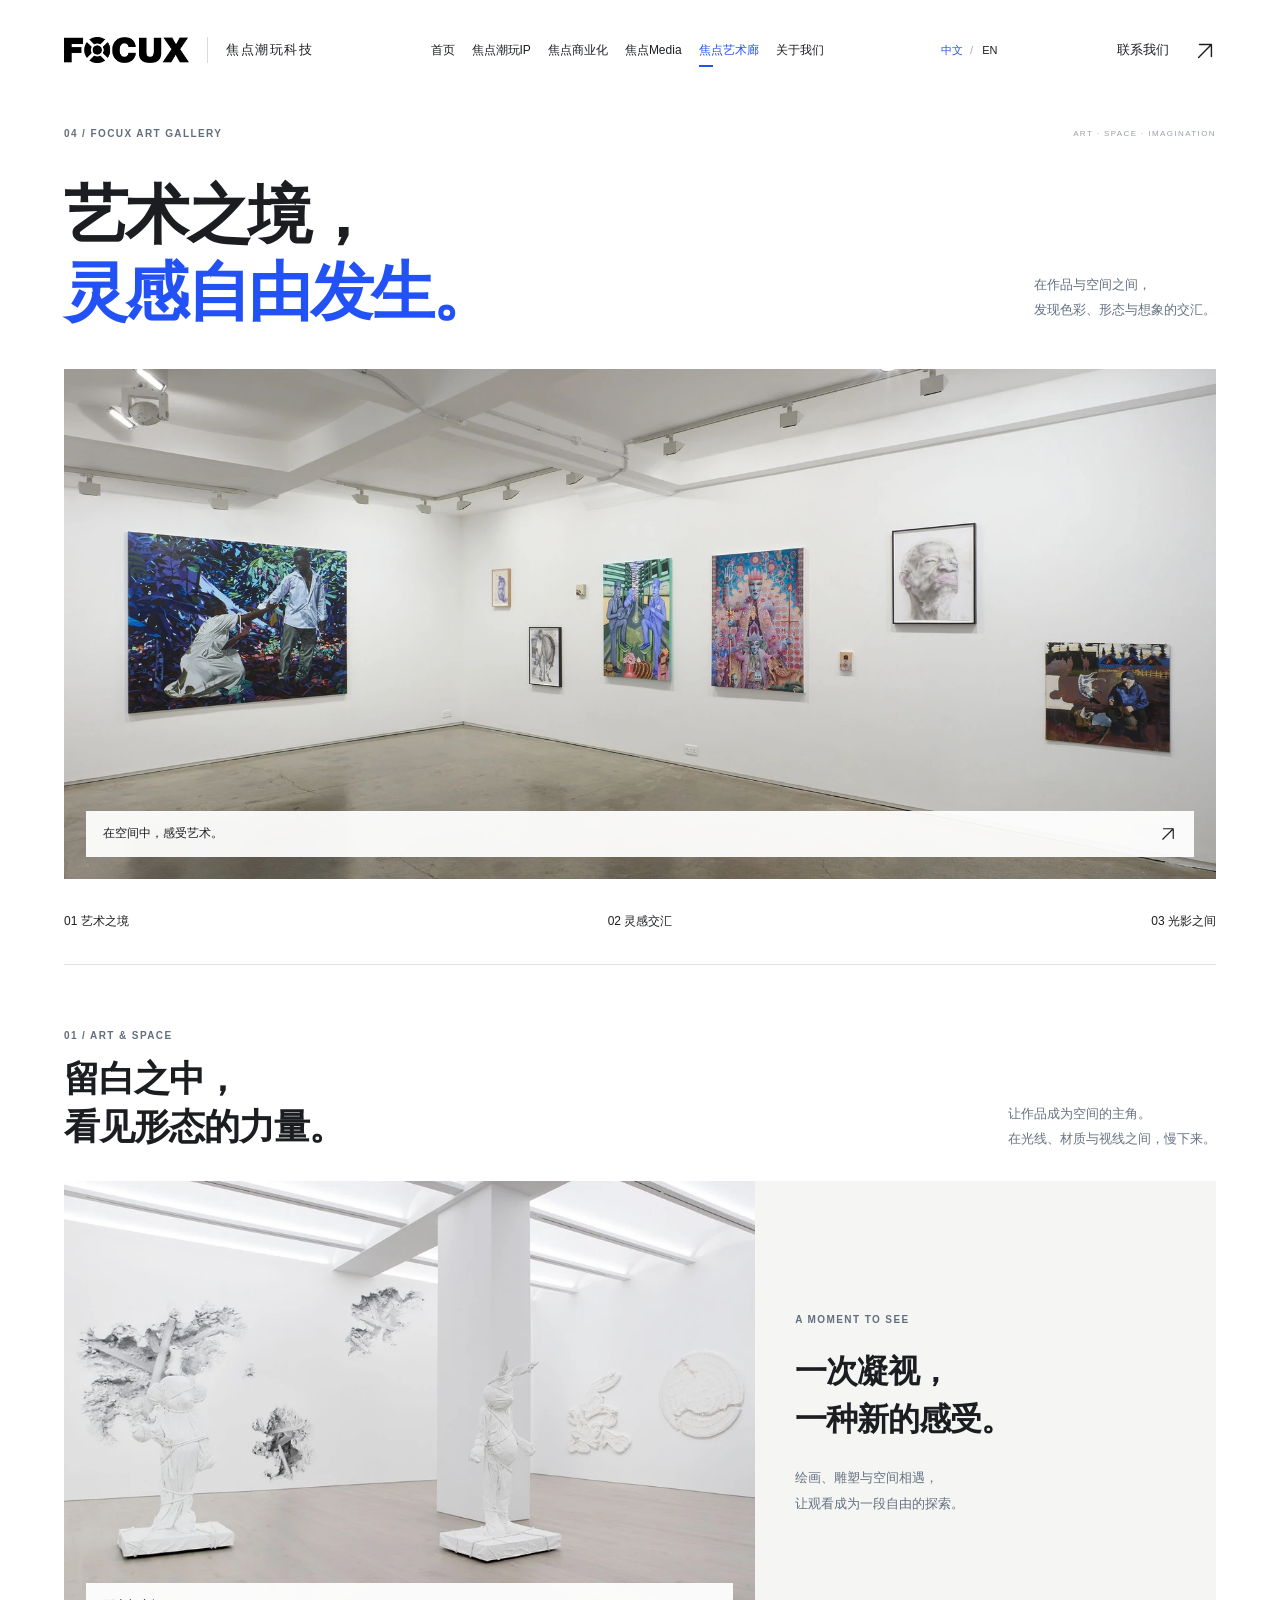
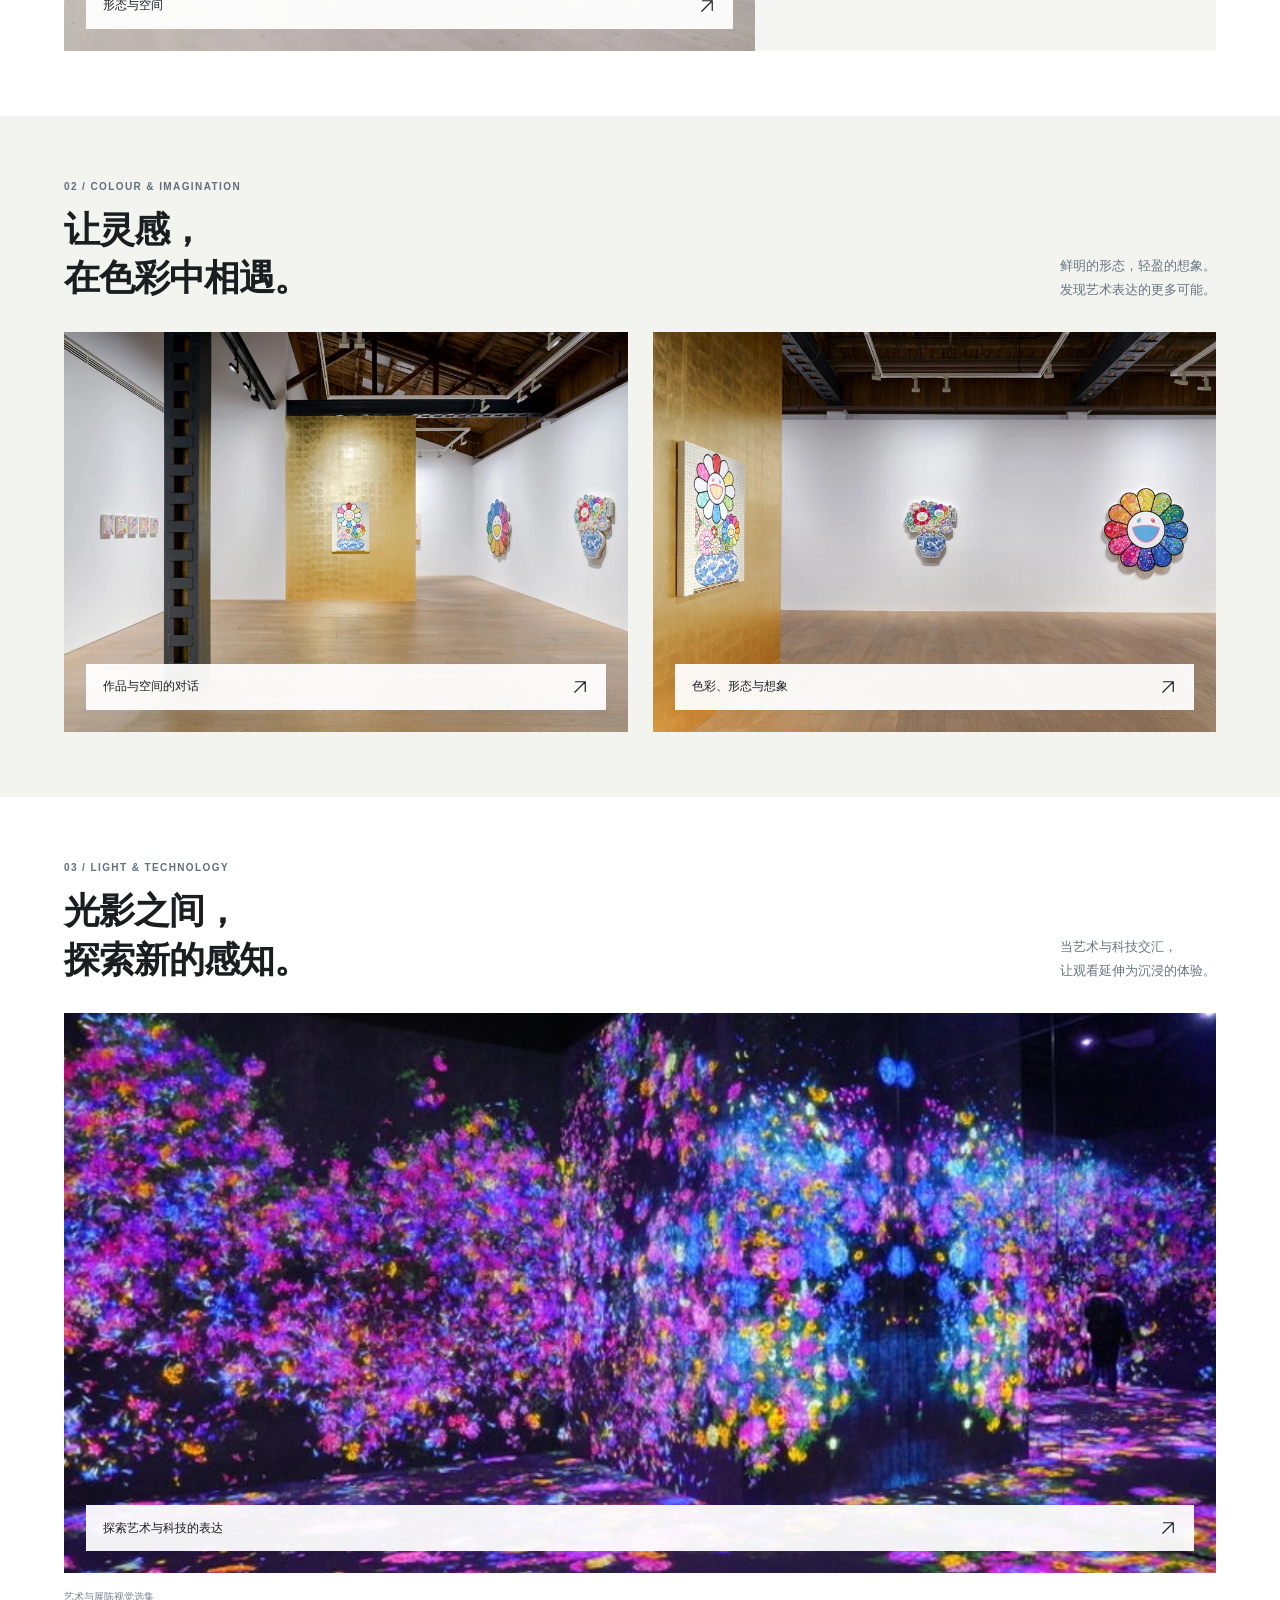
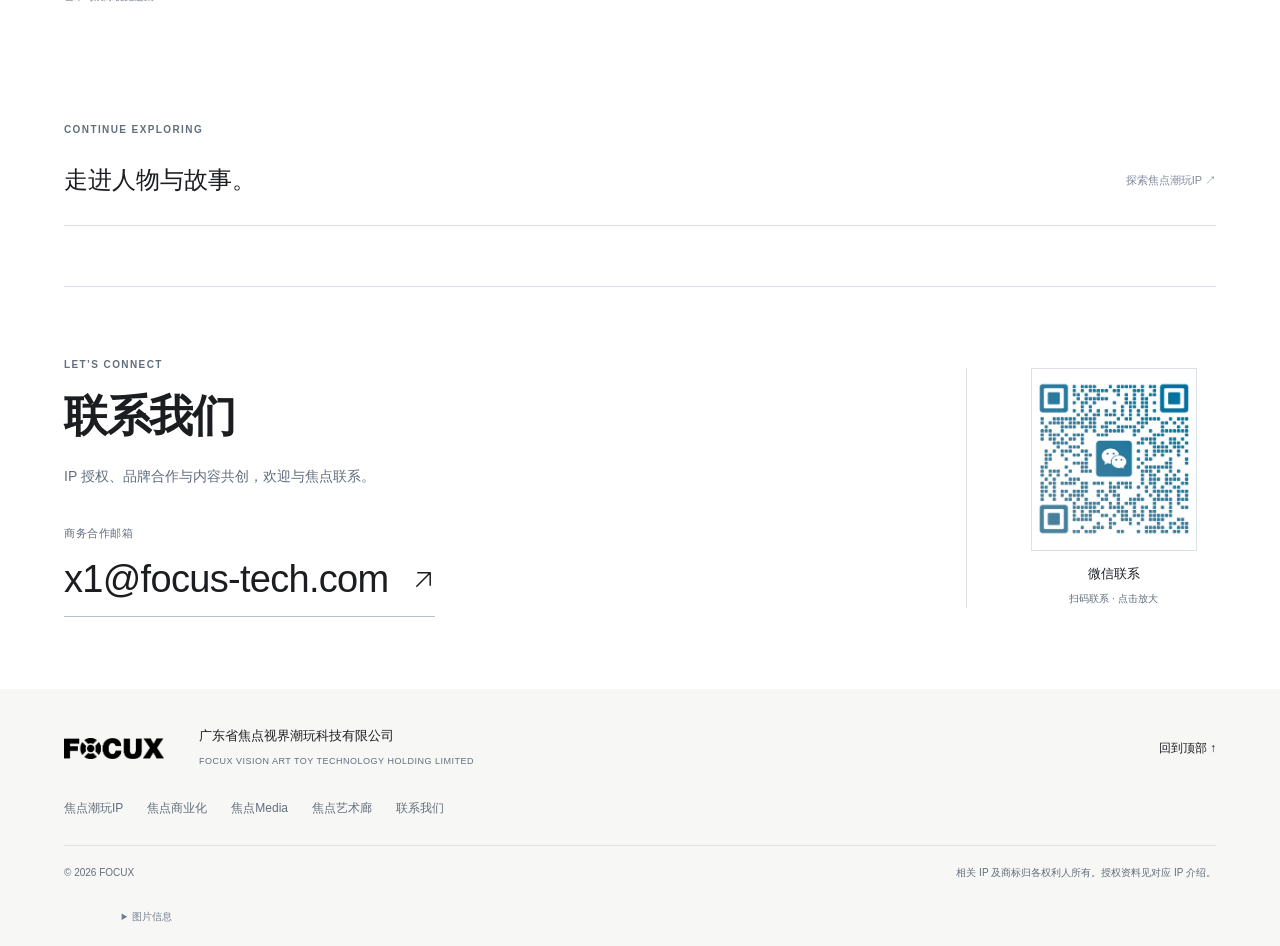
<file: art.html>
<!doctype html><html lang="zh-CN"><head><meta charset="UTF-8"><meta name="viewport" content="width=device-width,initial-scale=1"><meta name="description" content="焦点艺术廊，探索艺术作品、展陈空间与数字光影的视觉表达。"><meta name="theme-color" content="#ffffff"><title>焦点艺术廊｜FOCUX 焦点潮玩科技</title><link rel="stylesheet" href="assets/home.css?v=20261119-13"><script defer src="assets/galleries.js?v=20261119-13"></script><script defer src="assets/home.js?v=20261119-13"></script><script src="assets/language.js?v=20261119-13" defer></script><link rel="canonical" href="https://focux-art.com/art.html"><link rel="alternate" hreflang="zh-CN" href="https://focux-art.com/art.html"><link rel="alternate" hreflang="en" href="https://focux-art.com/en/art.html"><link rel="alternate" hreflang="x-default" href="https://focux-art.com/art.html"></head><body><svg xmlns="http://www.w3.org/2000/svg" class="icon-definitions" width="0" height="0" aria-hidden="true" focusable="false"><defs><symbol id="focux-ip" viewBox="0 0 24 24"><rect x="3" y="3" width="7" height="7" rx="1"/><rect x="14" y="3" width="7" height="7" rx="1"/><rect x="3" y="14" width="7" height="7" rx="1"/><path d="M17.5 13v9m-4.5-4.5h9"/></symbol><symbol id="focux-commerce" viewBox="0 0 24 24"><path d="M8 7V5.5A2.5 2.5 0 0 1 10.5 3h3A2.5 2.5 0 0 1 16 5.5V7"/><rect x="3" y="7" width="18" height="14" rx="2"/><path d="M3 12.5c5 3 13 3 18 0M10 14.5v2h4v-2"/></symbol><symbol id="focux-film" viewBox="0 0 24 24"><path d="m3 8 17-5 1.5 5L4.5 13zM7 7l3 4m3-6 3 4M4.5 13v7a1 1 0 0 0 1 1h14a1 1 0 0 0 1-1V11"/><path d="m10 15 5 2-5 2z" fill="currentColor" stroke="none"/></symbol><symbol id="focux-match" viewBox="0 0 24 24"><circle cx="8" cy="12" r="5"/><circle cx="16" cy="12" r="5"/><path d="m10 12 1.5 1.5L15 10"/></symbol><symbol id="focux-design" viewBox="0 0 24 24"><path d="m12 3 9 5-9 5-9-5zM3 8v9l9 5 9-5V8M12 13v9M7.5 5.5l9 5"/></symbol><symbol id="focux-channels" viewBox="0 0 24 24"><rect x="9" y="3" width="6" height="5" rx="1"/><rect x="2" y="16" width="6" height="5" rx="1"/><rect x="16" y="16" width="6" height="5" rx="1"/><path d="M12 8v4m-7 4v-4h14v4"/></symbol><symbol id="focux-users" viewBox="0 0 24 24"><circle cx="9" cy="8" r="3"/><path d="M3 21v-2a6 6 0 0 1 12 0v2M16 5a3 3 0 0 1 0 6m2 4a5 5 0 0 1 3 4v2"/></symbol><symbol id="focux-ai-film" viewBox="0 0 24 24"><rect x="3" y="6" width="15" height="15" rx="2"/><path d="m8 10 6 3.5L8 17zM18 8l3 2v7l-3 2M19 1v4m-2-2h4"/></symbol><symbol id="focux-live" viewBox="0 0 24 24"><rect x="5" y="2.5" width="14" height="19" rx="2"/><circle cx="12" cy="9" r="2.5"/><path d="M8 17a4 4 0 0 1 8 0M10 19h4"/></symbol><symbol id="focux-ai-series" viewBox="0 0 24 24"><path d="M5 3h14M4 7h16"/><rect x="3" y="11" width="18" height="10" rx="2"/><path d="m9 13.5 5 2.5-5 2.5z" fill="currentColor" stroke="none"/></symbol><symbol id="focux-globe" viewBox="0 0 24 24"><circle cx="12" cy="12" r="9"/><ellipse cx="12" cy="12" rx="4" ry="9"/><path d="M3 12h18M4.5 7.5h15m-15 9h15"/></symbol><symbol id="focux-authorization" viewBox="0 0 24 24"><path d="m12 2 8 3v6c0 5-4 8.5-8 11-4-2.5-8-6-8-11V5z"/><path d="m8 11.5 2.5 2.5 5.5-6"/></symbol><symbol id="focux-arrow-up-right" viewBox="0 0 24 24"><path d="M5 19 19 5M6 5h13v13"/></symbol><symbol id="focux-arrow-right" viewBox="0 0 24 24"><path d="M3 12h18m-7-7 7 7-7 7"/></symbol><symbol id="focux-arrow-down" viewBox="0 0 24 24"><path d="M12 3v18m-7-7 7 7 7-7"/></symbol><symbol id="focux-menu" viewBox="0 0 24 24"><path d="M4 6h16M4 12h16M4 18h16"/></symbol><symbol id="focux-close" viewBox="0 0 24 24"><path d="m6 6 12 12M6 18 18 6"/></symbol><symbol id="focux-zoom" viewBox="0 0 24 24"><circle cx="10" cy="10" r="6.5"/><path d="m15 15 6 6M7 10h6m-3-3v6"/></symbol></defs></svg><a class="skip-link" href="#top">跳至正文</a><header><a href="index.html" class="identity" aria-label="焦点潮玩科技首页"><img src="assets/home/focux-logo.webp" alt="FOCUX" width="1812" height="379" decoding="async"><span>焦点潮玩科技</span></a><button class="menu-toggle" aria-expanded="false" aria-controls="main-nav">菜单 <svg class="ui-icon" aria-hidden="true" focusable="false" viewBox="0 0 24 24"><use href="#focux-menu"></use></svg></button><nav id="main-nav"><a href="index.html">首页</a><a href="ip.html">焦点潮玩IP</a><a href="business.html">焦点商业化</a><a href="film.html">焦点Media</a><a href="art.html" class="current" aria-current="page">焦点艺术廊</a><a href="index.html#about">关于我们</a><a class="mobile-contact" href="#contact">联系我们</a></nav><div class="language-switch" aria-label="语言切换"><span aria-current="true">中文</span><i>/</i><a href="en/art.html" lang="en" hreflang="en" data-language-switch="en">EN</a></div><a class="contact-link" href="#contact">联系我们 <span><svg class="ui-icon" aria-hidden="true" focusable="false" viewBox="0 0 24 24"><use href="#focux-arrow-up-right"></use></svg></span></a></header><main id="top"><section class="art-opening container"><div class="inner-top"><p class="eyebrow">04 / FOCUX ART GALLERY</p><span>ART · SPACE · IMAGINATION</span></div><div class="art-heading"><h1>艺术之境，<br><span>灵感自由发生。</span></h1><p>在作品与空间之间，<br>发现色彩、形态与想象的交汇。</p></div><figure class="art-cover"><button data-gallery-open="art-A01" aria-label="放大查看艺术空间"><img src="assets/editorial/art-gallery.webp" alt="明亮画廊中的绘画作品与展陈空间" fetchpriority="high"><span>在空间中，感受艺术。 <svg class="ui-icon" aria-hidden="true" focusable="false" viewBox="0 0 24 24"><use href="#focux-arrow-up-right"></use></svg></span></button></figure><nav class="art-index" aria-label="艺术廊专题"><a href="#art-space">01 艺术之境</a><a href="#art-colour">02 灵感交汇</a><a href="#art-light">03 光影之间</a></nav></section><section class="art-section container section" id="art-space"><div class="section-head"><div><p class="eyebrow">01 / ART & SPACE</p><h2>留白之中，<br>看见形态的力量。</h2></div><p class="section-intro">让作品成为空间的主角。<br>在光线、材质与视线之间，慢下来。</p></div><div class="art-space-grid"><button data-gallery-open="art-A02" class="art-photo" aria-label="放大查看雕塑展陈"><img src="assets/editorial/art-sculpture.webp" alt="白色雕塑与开放的画廊空间" loading="lazy"><span>形态与空间 <svg class="ui-icon" aria-hidden="true" focusable="false" viewBox="0 0 24 24"><use href="#focux-arrow-up-right"></use></svg></span></button><div class="art-quiet-copy"><p class="eyebrow">A MOMENT TO SEE</p><h3>一次凝视，<br>一种新的感受。</h3><p>绘画、雕塑与空间相遇，<br>让观看成为一段自由的探索。</p></div></div></section><section class="art-colour-section" id="art-colour"><div class="container section"><div class="section-head"><div><p class="eyebrow">02 / COLOUR & IMAGINATION</p><h2>让灵感，<br>在色彩中相遇。</h2></div><p class="section-intro">鲜明的形态，轻盈的想象。<br>发现艺术表达的更多可能。</p></div><div class="art-pair"><button data-gallery-open="art-B01" class="art-photo" aria-label="放大查看艺术展陈"><img src="assets/editorial/art-exhibition.webp" alt="色彩鲜明的艺术作品与展厅" loading="lazy"><span>作品与空间的对话 <svg class="ui-icon" aria-hidden="true" focusable="false" viewBox="0 0 24 24"><use href="#focux-arrow-up-right"></use></svg></span></button><button data-gallery-open="art-B02" class="art-photo" aria-label="放大查看色彩与形态"><img src="assets/editorial/art-flowers.webp" alt="花朵主题艺术作品与立体陈列" loading="lazy"><span>色彩、形态与想象 <svg class="ui-icon" aria-hidden="true" focusable="false" viewBox="0 0 24 24"><use href="#focux-arrow-up-right"></use></svg></span></button></div></div></section><section class="art-section container section" id="art-light"><div class="section-head"><div><p class="eyebrow">03 / LIGHT & TECHNOLOGY</p><h2>光影之间，<br>探索新的感知。</h2></div><p class="section-intro">当艺术与科技交汇，<br>让观看延伸为沉浸的体验。</p></div><button data-gallery-open="art-C02" class="art-photo art-digital-photo" aria-label="放大查看光影艺术空间"><img src="assets/editorial/art-digital.webp" alt="花卉光影覆盖墙面与地面的数字艺术空间" loading="lazy"><span>探索艺术与科技的表达 <svg class="ui-icon" aria-hidden="true" focusable="false" viewBox="0 0 24 24"><use href="#focux-arrow-up-right"></use></svg></span></button><p class="art-selection-note">艺术与展陈视觉选集</p></section><section class="related-section container"><p class="eyebrow">CONTINUE EXPLORING</p><a href="ip.html"><h2>走进人物与故事。</h2><span>探索焦点潮玩IP ↗</span></a></section><section class="contact-section container" id="contact" aria-labelledby="contact-heading">
<span id="cooperate" class="contact-anchor" aria-hidden="true"></span>
<div class="contact-copy"><p class="eyebrow">LET’S CONNECT</p><h2 id="contact-heading">联系我们</h2><p class="contact-intro">IP 授权、品牌合作与内容共创，欢迎与焦点联系。</p><div class="contact-email"><span>商务合作邮箱</span><a href="mailto:x1@focus-tech.com">x1@focus-tech.com <svg class="ui-icon" aria-hidden="true" focusable="false" viewBox="0 0 24 24"><use href="#focux-arrow-up-right"></use></svg></a></div></div>
<div class="contact-wechat"><button class="contact-qr-button" type="button" data-contact-qr aria-haspopup="dialog" aria-controls="contact-qr-dialog" aria-label="放大微信联系二维码"><img src="assets/home/wechat-contact.webp" alt="微信联系二维码" width="361" height="397" loading="lazy" decoding="async"></button><h3>微信联系</h3><p>扫码联系 · 点击放大</p></div></section></main><footer><div class="footer-top"><a href="index.html"><img src="assets/home/focux-logo.webp" alt="FOCUX" width="1812" height="379" decoding="async"></a><p>广东省焦点视界潮玩科技有限公司<br><span>FOCUX VISION ART TOY TECHNOLOGY HOLDING LIMITED</span></p><a class="back-top" href="#top">回到顶部 ↑</a></div><div class="footer-nav"><a href="ip.html">焦点潮玩IP</a><a href="business.html">焦点商业化</a><a href="film.html">焦点Media</a><a href="art.html">焦点艺术廊</a><a href="#contact">联系我们</a></div><div class="footer-bottom"><span>© 2026 FOCUX</span><span>相关 IP 及商标归各权利人所有。授权资料见对应 IP 介绍。</span></div><details class="image-credits"><summary>图片信息</summary><div>绘画空间：Larkin Durey；雕塑与花朵艺术展陈：Daniel Arsham、Takashi Murakami / Kaikai Kiki，Perrotin，图源 Daily Art Fair；光影空间：teamLab，图源ことりっぷ。此处为艺术与展陈视觉选集。</div></details></footer><dialog id="detail-dialog" aria-label="IP与影视项目详情"><button class="dialog-close" aria-label="关闭详情"><svg class="ui-icon" aria-hidden="true" focusable="false" viewBox="0 0 24 24"><use href="#focux-close"></use></svg></button><div id="detail-content"></div></dialog><dialog class="contact-qr-dialog" id="contact-qr-dialog" aria-labelledby="contact-qr-title"><button type="button" class="contact-qr-close" data-contact-qr-close aria-label="关闭">×</button><p class="eyebrow">FOCUX / CONTACT</p><h2 id="contact-qr-title">微信联系</h2><img src="assets/home/wechat-contact.webp" alt="微信联系二维码" width="361" height="397" decoding="async"><p class="contact-qr-hint">使用微信扫一扫，或保存图片后从相册识别。</p><a class="contact-qr-save" href="assets/home/wechat-contact.webp" download="FOCUX-WeChat.webp">保存二维码 ↓</a></dialog></body></html>
</file>
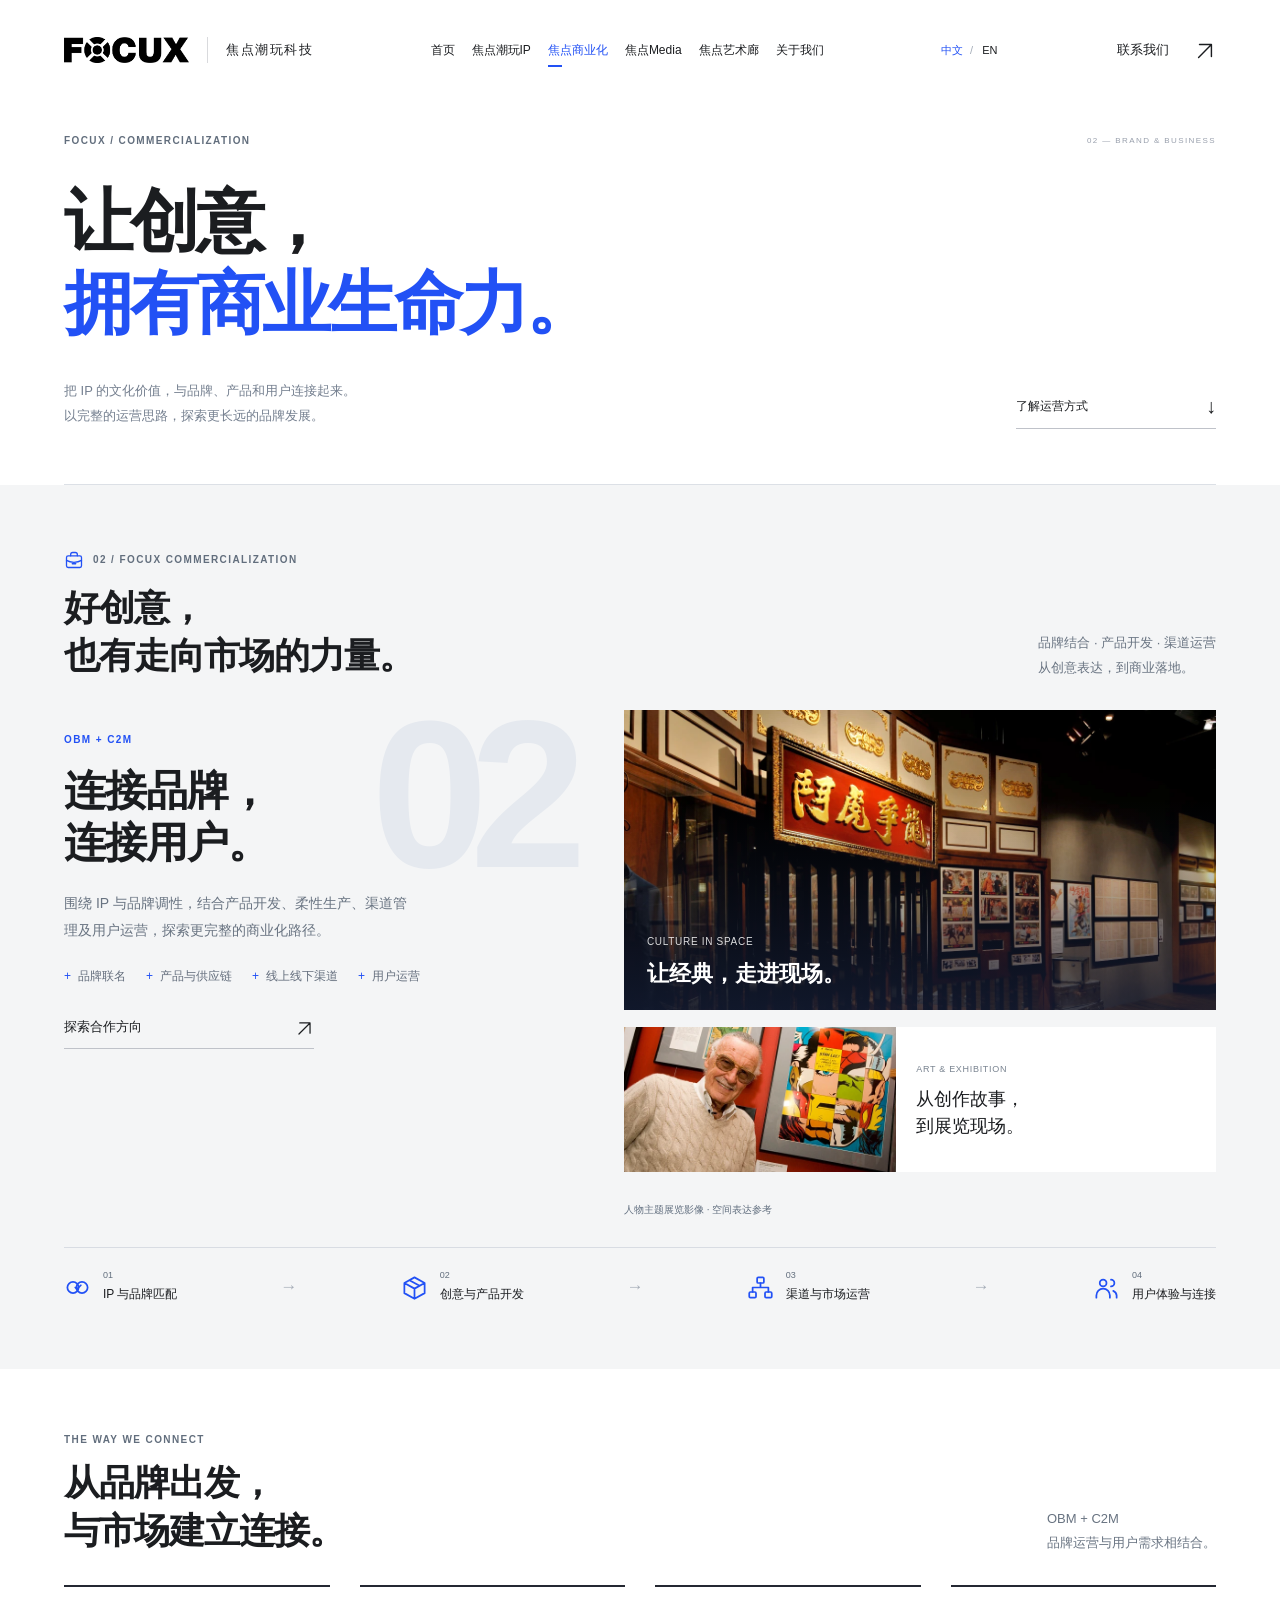
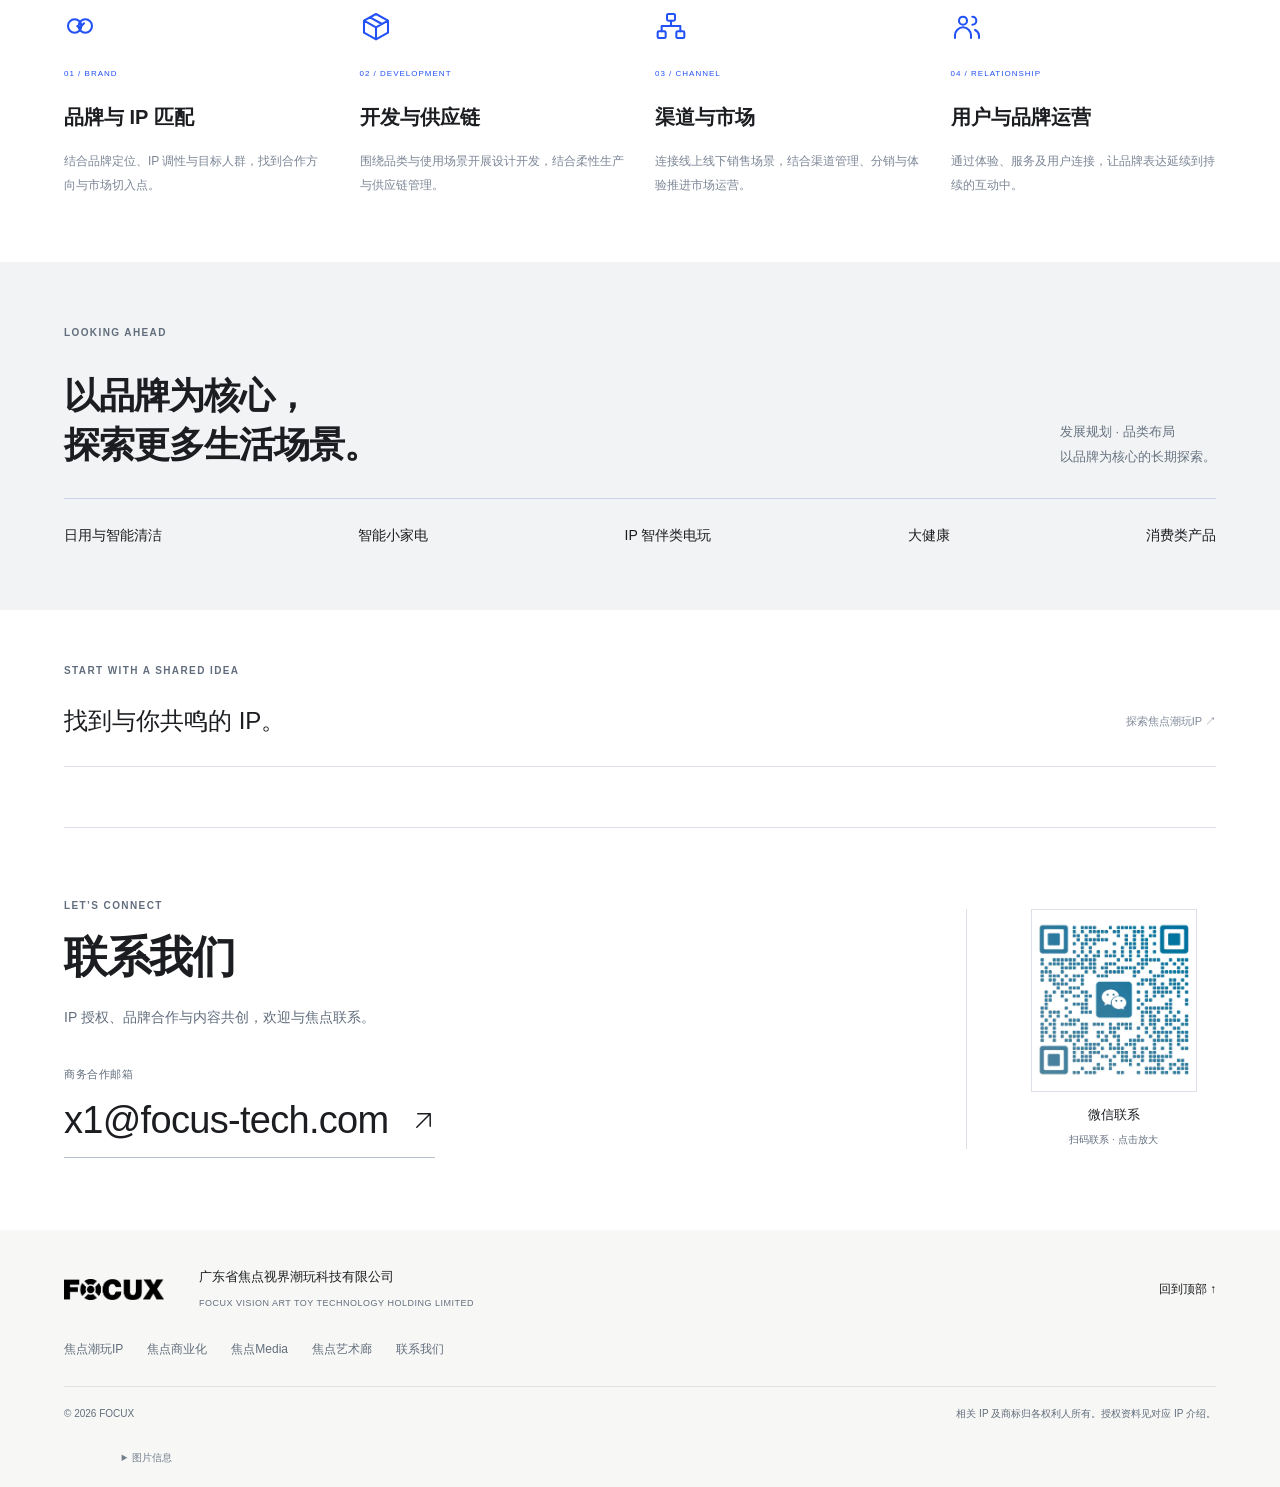
<file: business.html>
<!doctype html><html lang="zh-CN"><head><meta charset="UTF-8"><meta name="viewport" content="width=device-width,initial-scale=1"><meta name="description" content="了解焦点商业化：IP与品牌匹配、创意开发、供应链、渠道与用户运营。"><meta name="theme-color" content="#ffffff"><title>焦点商业化｜FOCUX 焦点潮玩科技</title><link rel="stylesheet" href="assets/home.css?v=20261119-13"><script defer src="assets/galleries.js?v=20261119-13"></script><script defer src="assets/home.js?v=20261119-13"></script><script src="assets/language.js?v=20261119-13" defer></script><link rel="canonical" href="https://focux-art.com/business.html"><link rel="alternate" hreflang="zh-CN" href="https://focux-art.com/business.html"><link rel="alternate" hreflang="en" href="https://focux-art.com/en/business.html"><link rel="alternate" hreflang="x-default" href="https://focux-art.com/business.html"></head><body><svg xmlns="http://www.w3.org/2000/svg" class="icon-definitions" width="0" height="0" aria-hidden="true" focusable="false"><defs><symbol id="focux-ip" viewBox="0 0 24 24"><rect x="3" y="3" width="7" height="7" rx="1"/><rect x="14" y="3" width="7" height="7" rx="1"/><rect x="3" y="14" width="7" height="7" rx="1"/><path d="M17.5 13v9m-4.5-4.5h9"/></symbol><symbol id="focux-commerce" viewBox="0 0 24 24"><path d="M8 7V5.5A2.5 2.5 0 0 1 10.5 3h3A2.5 2.5 0 0 1 16 5.5V7"/><rect x="3" y="7" width="18" height="14" rx="2"/><path d="M3 12.5c5 3 13 3 18 0M10 14.5v2h4v-2"/></symbol><symbol id="focux-film" viewBox="0 0 24 24"><path d="m3 8 17-5 1.5 5L4.5 13zM7 7l3 4m3-6 3 4M4.5 13v7a1 1 0 0 0 1 1h14a1 1 0 0 0 1-1V11"/><path d="m10 15 5 2-5 2z" fill="currentColor" stroke="none"/></symbol><symbol id="focux-match" viewBox="0 0 24 24"><circle cx="8" cy="12" r="5"/><circle cx="16" cy="12" r="5"/><path d="m10 12 1.5 1.5L15 10"/></symbol><symbol id="focux-design" viewBox="0 0 24 24"><path d="m12 3 9 5-9 5-9-5zM3 8v9l9 5 9-5V8M12 13v9M7.5 5.5l9 5"/></symbol><symbol id="focux-channels" viewBox="0 0 24 24"><rect x="9" y="3" width="6" height="5" rx="1"/><rect x="2" y="16" width="6" height="5" rx="1"/><rect x="16" y="16" width="6" height="5" rx="1"/><path d="M12 8v4m-7 4v-4h14v4"/></symbol><symbol id="focux-users" viewBox="0 0 24 24"><circle cx="9" cy="8" r="3"/><path d="M3 21v-2a6 6 0 0 1 12 0v2M16 5a3 3 0 0 1 0 6m2 4a5 5 0 0 1 3 4v2"/></symbol><symbol id="focux-ai-film" viewBox="0 0 24 24"><rect x="3" y="6" width="15" height="15" rx="2"/><path d="m8 10 6 3.5L8 17zM18 8l3 2v7l-3 2M19 1v4m-2-2h4"/></symbol><symbol id="focux-live" viewBox="0 0 24 24"><rect x="5" y="2.5" width="14" height="19" rx="2"/><circle cx="12" cy="9" r="2.5"/><path d="M8 17a4 4 0 0 1 8 0M10 19h4"/></symbol><symbol id="focux-ai-series" viewBox="0 0 24 24"><path d="M5 3h14M4 7h16"/><rect x="3" y="11" width="18" height="10" rx="2"/><path d="m9 13.5 5 2.5-5 2.5z" fill="currentColor" stroke="none"/></symbol><symbol id="focux-globe" viewBox="0 0 24 24"><circle cx="12" cy="12" r="9"/><ellipse cx="12" cy="12" rx="4" ry="9"/><path d="M3 12h18M4.5 7.5h15m-15 9h15"/></symbol><symbol id="focux-authorization" viewBox="0 0 24 24"><path d="m12 2 8 3v6c0 5-4 8.5-8 11-4-2.5-8-6-8-11V5z"/><path d="m8 11.5 2.5 2.5 5.5-6"/></symbol><symbol id="focux-arrow-up-right" viewBox="0 0 24 24"><path d="M5 19 19 5M6 5h13v13"/></symbol><symbol id="focux-arrow-right" viewBox="0 0 24 24"><path d="M3 12h18m-7-7 7 7-7 7"/></symbol><symbol id="focux-arrow-down" viewBox="0 0 24 24"><path d="M12 3v18m-7-7 7 7 7-7"/></symbol><symbol id="focux-menu" viewBox="0 0 24 24"><path d="M4 6h16M4 12h16M4 18h16"/></symbol><symbol id="focux-close" viewBox="0 0 24 24"><path d="m6 6 12 12M6 18 18 6"/></symbol><symbol id="focux-zoom" viewBox="0 0 24 24"><circle cx="10" cy="10" r="6.5"/><path d="m15 15 6 6M7 10h6m-3-3v6"/></symbol></defs></svg><a class="skip-link" href="#top">跳至正文</a><header><a href="index.html" class="identity" aria-label="焦点潮玩科技首页"><img src="assets/home/focux-logo.webp" alt="FOCUX" width="1812" height="379" decoding="async"><span>焦点潮玩科技</span></a><button class="menu-toggle" aria-expanded="false" aria-controls="main-nav">菜单 <svg class="ui-icon" aria-hidden="true" focusable="false" viewBox="0 0 24 24"><use href="#focux-menu"></use></svg></button><nav id="main-nav"><a href="index.html">首页</a><a href="ip.html">焦点潮玩IP</a><a href="business.html" class="current" aria-current="page">焦点商业化</a><a href="film.html">焦点Media</a><a href="art.html">焦点艺术廊</a><a href="index.html#about">关于我们</a><a class="mobile-contact" href="#contact">联系我们</a></nav><div class="language-switch" aria-label="语言切换"><span aria-current="true">中文</span><i>/</i><a href="en/business.html" lang="en" hreflang="en" data-language-switch="en">EN</a></div><a class="contact-link" href="#contact">联系我们 <span><svg class="ui-icon" aria-hidden="true" focusable="false" viewBox="0 0 24 24"><use href="#focux-arrow-up-right"></use></svg></span></a></header><main id="top"><section class="inner-intro container"><div class="inner-top"><p class="eyebrow">FOCUX / COMMERCIALIZATION</p><span>02 — BRAND & BUSINESS</span></div><h1>让创意，<br><span>拥有商业生命力。</span></h1><div class="intro-bottom"><p>把 IP 的文化价值，与品牌、产品和用户连接起来。<br>以完整的运营思路，探索更长远的品牌发展。</p><a class="line-link" href="#business">了解运营方式 <span>↓</span></a></div></section><section class="business-section section" id="business"><div class="container"><div class="section-head"><div><p class="eyebrow icon-eyebrow"><svg class="ui-icon" aria-hidden="true" focusable="false" viewBox="0 0 24 24"><use href="#focux-commerce"></use></svg>02 / FOCUX COMMERCIALIZATION</p><h2>好创意，<br>也有走向市场的力量。</h2></div><p class="section-intro">品牌结合 · 产品开发 · 渠道运营<br>从创意表达，到商业落地。</p></div><div class="business-editorial"><div class="business-copy"><span class="big-number">02</span><p class="eyebrow">OBM + C2M</p><h3>连接品牌，<br>连接用户。</h3><p>围绕 IP 与品牌调性，结合产品开发、柔性生产、渠道管理及用户运营，探索更完整的商业化路径。</p><div class="business-tags"><span>品牌联名</span><span>产品与供应链</span><span>线上线下渠道</span><span>用户运营</span></div><a href="index.html#cooperate" class="line-link">探索合作方向 <span><svg class="ui-icon" aria-hidden="true" focusable="false" viewBox="0 0 24 24"><use href="#focux-arrow-up-right"></use></svg></span></a></div><div class="market-scenes" aria-label="人物文化展陈参考"><figure class="market-main"><img src="assets/editorial/bruce-exhibition.webp" alt="李小龙个人展览现场" loading="lazy" width="1600" height="900" decoding="async"><figcaption><span>CULTURE IN SPACE</span><h3>让经典，走进现场。</h3></figcaption></figure><figure class="market-secondary"><img src="assets/editorial/stan-exhibition.webp" alt="Stan Lee个人回顾展现场" loading="lazy" width="474" height="275" decoding="async"><figcaption><span>ART & EXHIBITION</span><h3>从创作故事，<br>到展览现场。</h3></figcaption></figure><p class="exhibition-note">人物主题展览影像 · 空间表达参考</p></div></div><div class="process"><span class="process-step"><svg class="ui-icon" aria-hidden="true" focusable="false" viewBox="0 0 24 24"><use href="#focux-match"></use></svg><span><i>01</i><strong>IP 与品牌匹配</strong></span></span><b>→</b><span class="process-step"><svg class="ui-icon" aria-hidden="true" focusable="false" viewBox="0 0 24 24"><use href="#focux-design"></use></svg><span><i>02</i><strong>创意与产品开发</strong></span></span><b>→</b><span class="process-step"><svg class="ui-icon" aria-hidden="true" focusable="false" viewBox="0 0 24 24"><use href="#focux-channels"></use></svg><span><i>03</i><strong>渠道与市场运营</strong></span></span><b>→</b><span class="process-step"><svg class="ui-icon" aria-hidden="true" focusable="false" viewBox="0 0 24 24"><use href="#focux-users"></use></svg><span><i>04</i><strong>用户体验与连接</strong></span></span></div></div></section><section class="capability-section container section"><div class="section-head"><div><p class="eyebrow">THE WAY WE CONNECT</p><h2>从品牌出发，<br>与市场建立连接。</h2></div><p class="section-intro">OBM + C2M<br>品牌运营与用户需求相结合。</p></div><div class="capability-grid"><article><div class="capability-icon"><svg class="ui-icon" aria-hidden="true" focusable="false" viewBox="0 0 24 24"><use href="#focux-match"></use></svg></div><span>01 / BRAND</span><h3>品牌与 IP 匹配</h3><p>结合品牌定位、IP 调性与目标人群，找到合作方向与市场切入点。</p></article><article><div class="capability-icon"><svg class="ui-icon" aria-hidden="true" focusable="false" viewBox="0 0 24 24"><use href="#focux-design"></use></svg></div><span>02 / DEVELOPMENT</span><h3>开发与供应链</h3><p>围绕品类与使用场景开展设计开发，结合柔性生产与供应链管理。</p></article><article><div class="capability-icon"><svg class="ui-icon" aria-hidden="true" focusable="false" viewBox="0 0 24 24"><use href="#focux-channels"></use></svg></div><span>03 / CHANNEL</span><h3>渠道与市场</h3><p>连接线上线下销售场景，结合渠道管理、分销与体验推进市场运营。</p></article><article><div class="capability-icon"><svg class="ui-icon" aria-hidden="true" focusable="false" viewBox="0 0 24 24"><use href="#focux-users"></use></svg></div><span>04 / RELATIONSHIP</span><h3>用户与品牌运营</h3><p>通过体验、服务及用户连接，让品牌表达延续到持续的互动中。</p></article></div></section><section class="development-section"><div class="container"><p class="eyebrow">LOOKING AHEAD</p><div class="section-head"><h2>以品牌为核心，<br>探索更多生活场景。</h2><p class="section-intro">发展规划 · 品类布局<br>以品牌为核心的长期探索。</p></div><div class="future-list"><span>日用与智能清洁</span><span>智能小家电</span><span>IP 智伴类电玩</span><span>大健康</span><span>消费类产品</span></div></div></section><section class="related-section container"><p class="eyebrow">START WITH A SHARED IDEA</p><a href="ip.html"><h2>找到与你共鸣的 IP。</h2><span>探索焦点潮玩IP ↗</span></a></section><section class="contact-section container" id="contact" aria-labelledby="contact-heading">
<span id="cooperate" class="contact-anchor" aria-hidden="true"></span>
<div class="contact-copy"><p class="eyebrow">LET’S CONNECT</p><h2 id="contact-heading">联系我们</h2><p class="contact-intro">IP 授权、品牌合作与内容共创，欢迎与焦点联系。</p><div class="contact-email"><span>商务合作邮箱</span><a href="mailto:x1@focus-tech.com">x1@focus-tech.com <svg class="ui-icon" aria-hidden="true" focusable="false" viewBox="0 0 24 24"><use href="#focux-arrow-up-right"></use></svg></a></div></div>
<div class="contact-wechat"><button class="contact-qr-button" type="button" data-contact-qr aria-haspopup="dialog" aria-controls="contact-qr-dialog" aria-label="放大微信联系二维码"><img src="assets/home/wechat-contact.webp" alt="微信联系二维码" width="361" height="397" loading="lazy" decoding="async"></button><h3>微信联系</h3><p>扫码联系 · 点击放大</p></div></section></main><footer><div class="footer-top"><a href="index.html"><img src="assets/home/focux-logo.webp" alt="FOCUX" width="1812" height="379" decoding="async"></a><p>广东省焦点视界潮玩科技有限公司<br><span>FOCUX VISION ART TOY TECHNOLOGY HOLDING LIMITED</span></p><a class="back-top" href="#top">回到顶部 ↑</a></div><div class="footer-nav"><a href="ip.html">焦点潮玩IP</a><a href="business.html">焦点商业化</a><a href="film.html">焦点Media</a><a href="art.html">焦点艺术廊</a><a href="#contact">联系我们</a></div><div class="footer-bottom"><span>© 2026 FOCUX</span><span>相关 IP 及商标归各权利人所有。授权资料见对应 IP 介绍。</span></div><details class="image-credits"><summary>图片信息</summary><div>人物展陈图像：<a href="https://www.museums.gov.hk/en/web/portal/exhibition017.html" target="_blank" rel="noopener">香港文化博物馆</a>；Stan Lee 回顾展照片：Mat Szwajkos / Getty Images，图源 <a href="https://www.techtimes.com/articles/285565/20221228/disney-marvel-announces-stan-lee-documentary-2024.htm" target="_blank" rel="noopener">TechTimes</a>。外部展览影像用于文化展陈参考。</div></details></footer><dialog id="detail-dialog" aria-label="IP与影视项目详情"><button class="dialog-close" aria-label="关闭详情"><svg class="ui-icon" aria-hidden="true" focusable="false" viewBox="0 0 24 24"><use href="#focux-close"></use></svg></button><div id="detail-content"></div></dialog><dialog class="contact-qr-dialog" id="contact-qr-dialog" aria-labelledby="contact-qr-title"><button type="button" class="contact-qr-close" data-contact-qr-close aria-label="关闭">×</button><p class="eyebrow">FOCUX / CONTACT</p><h2 id="contact-qr-title">微信联系</h2><img src="assets/home/wechat-contact.webp" alt="微信联系二维码" width="361" height="397" decoding="async"><p class="contact-qr-hint">使用微信扫一扫，或保存图片后从相册识别。</p><a class="contact-qr-save" href="assets/home/wechat-contact.webp" download="FOCUX-WeChat.webp">保存二维码 ↓</a></dialog></body></html>
</file>
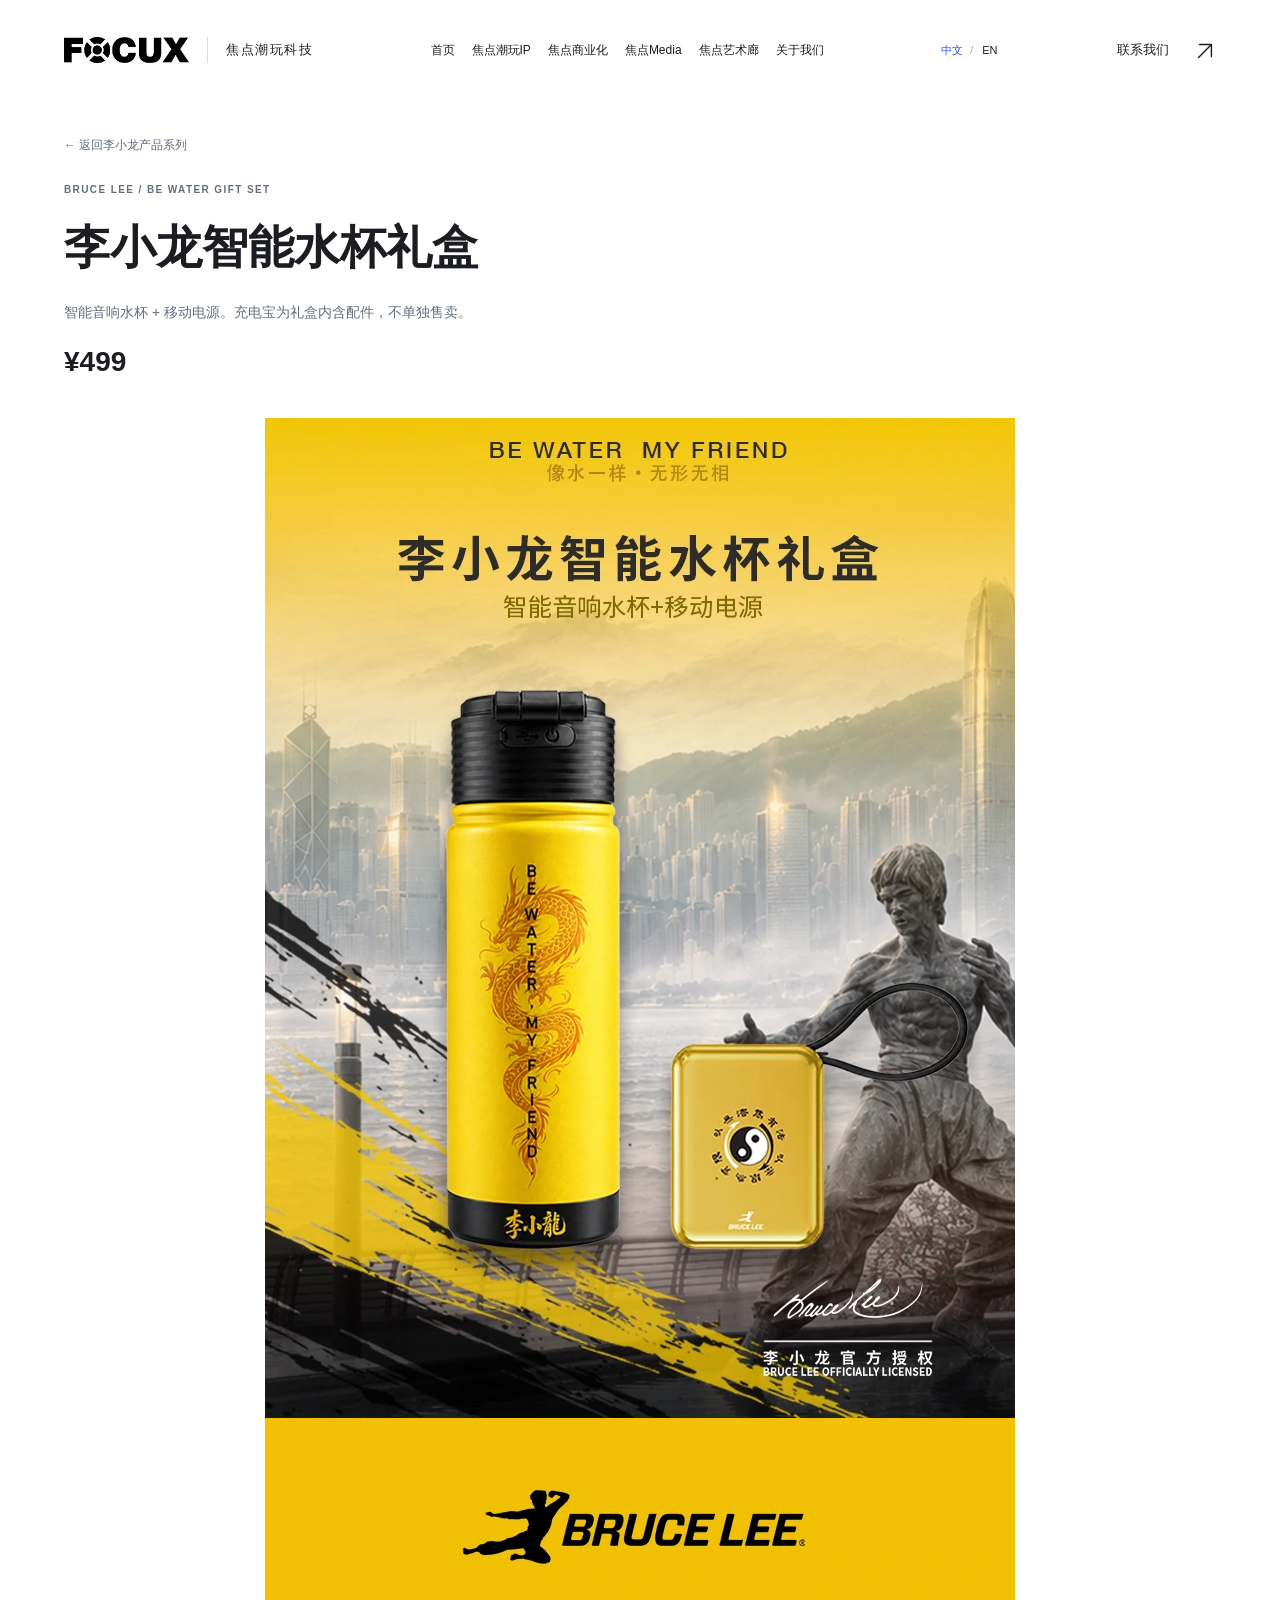
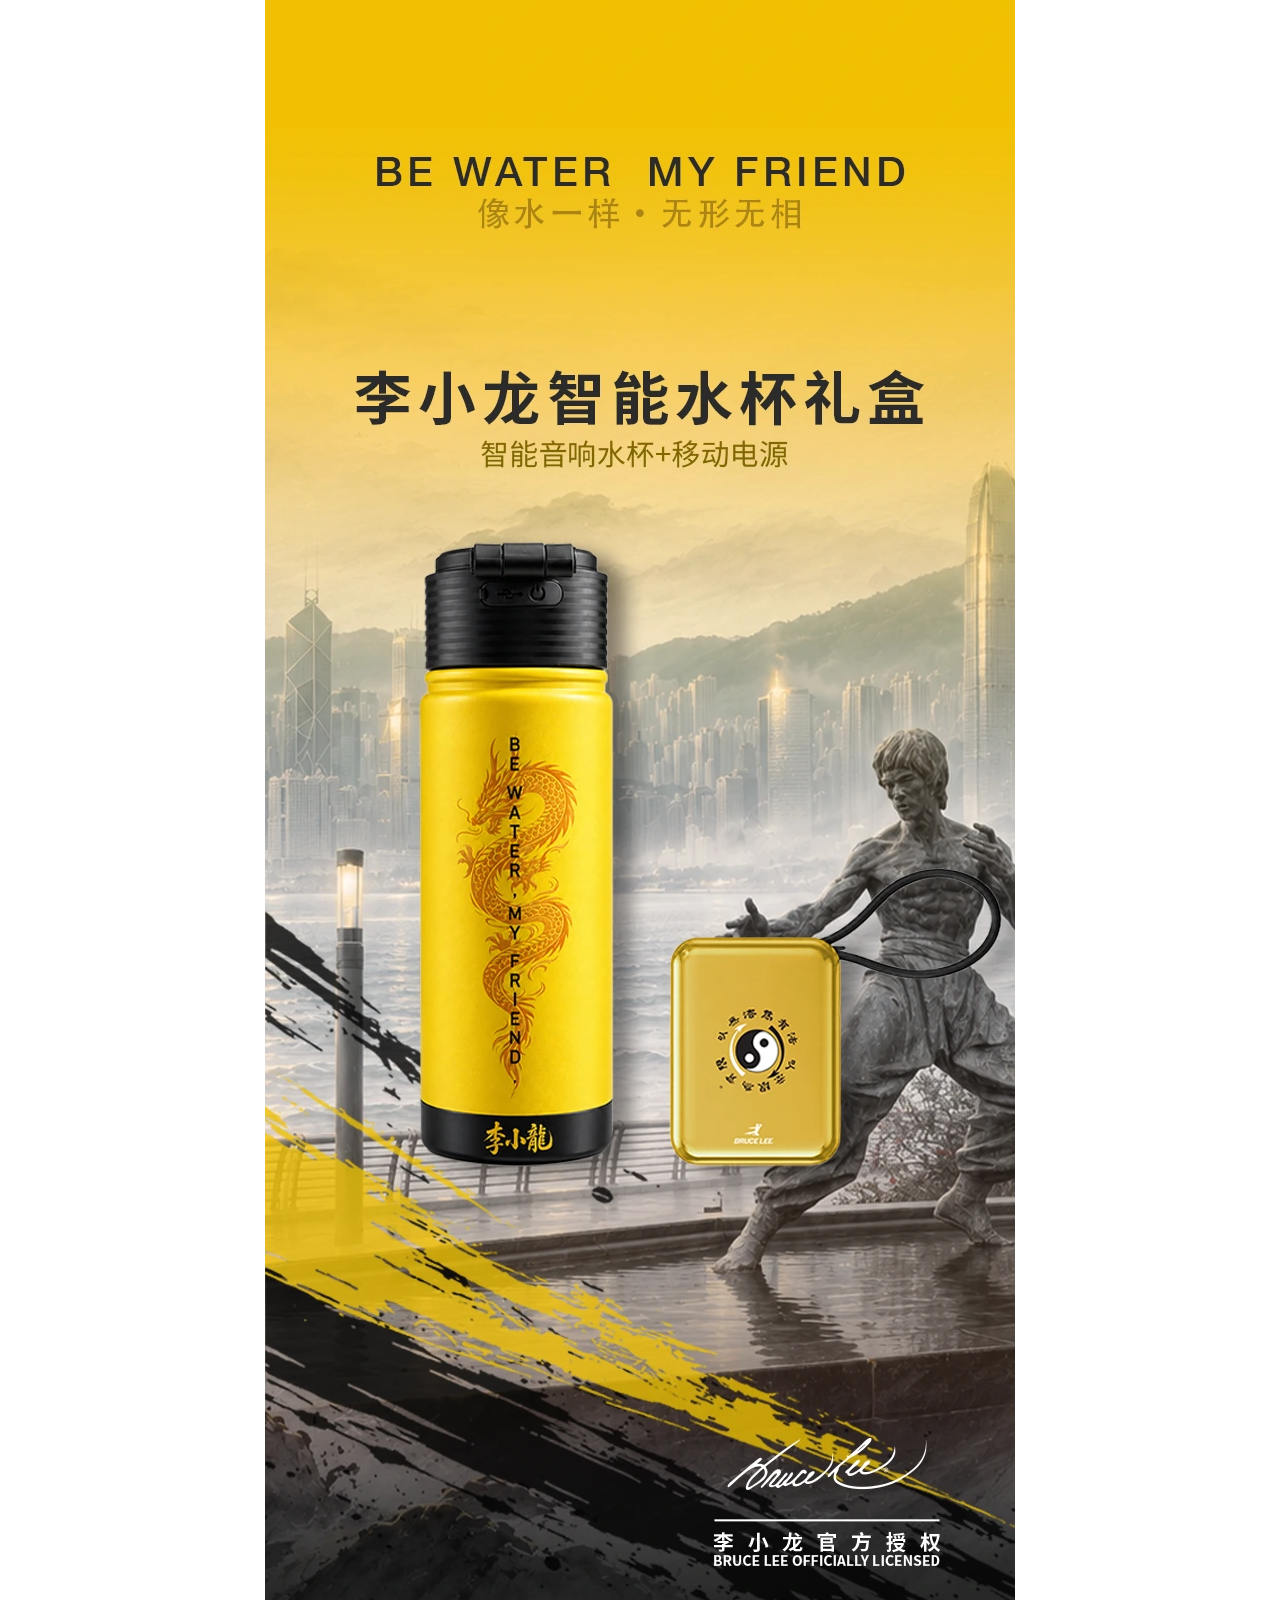
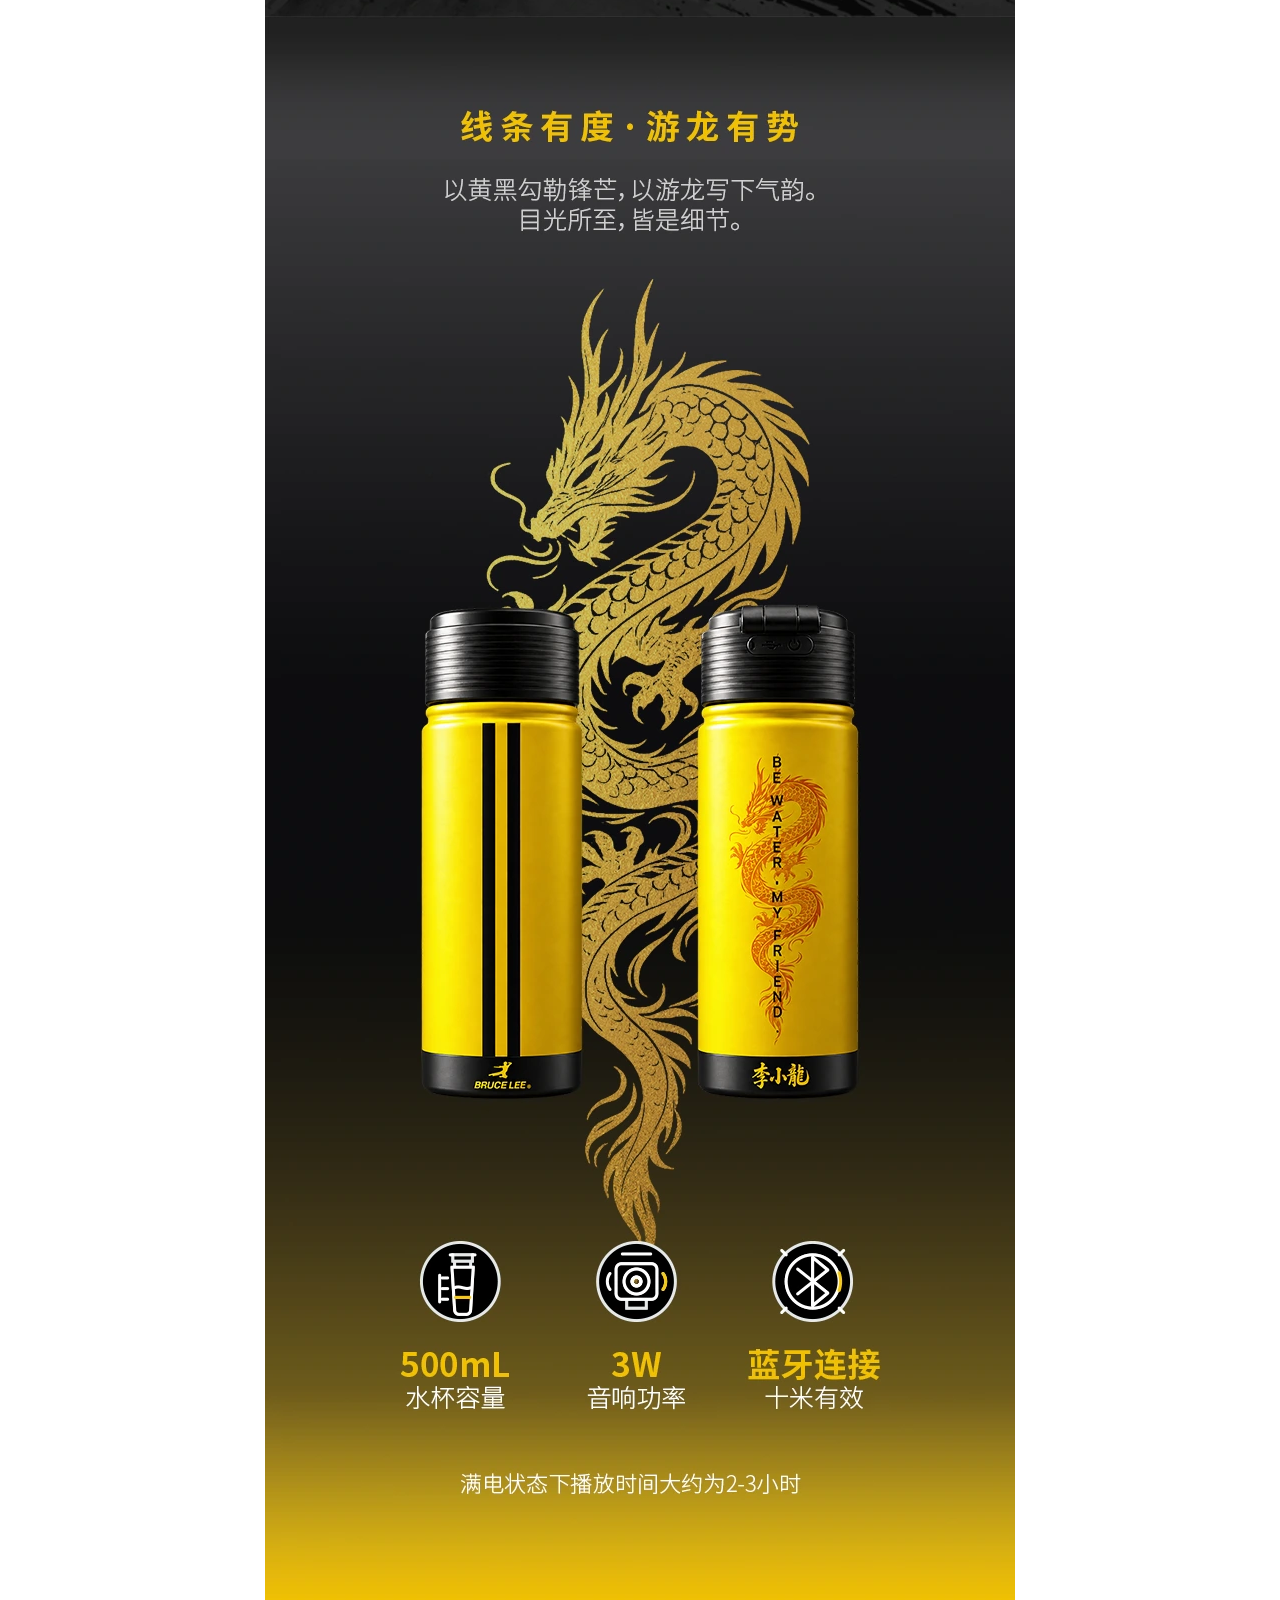
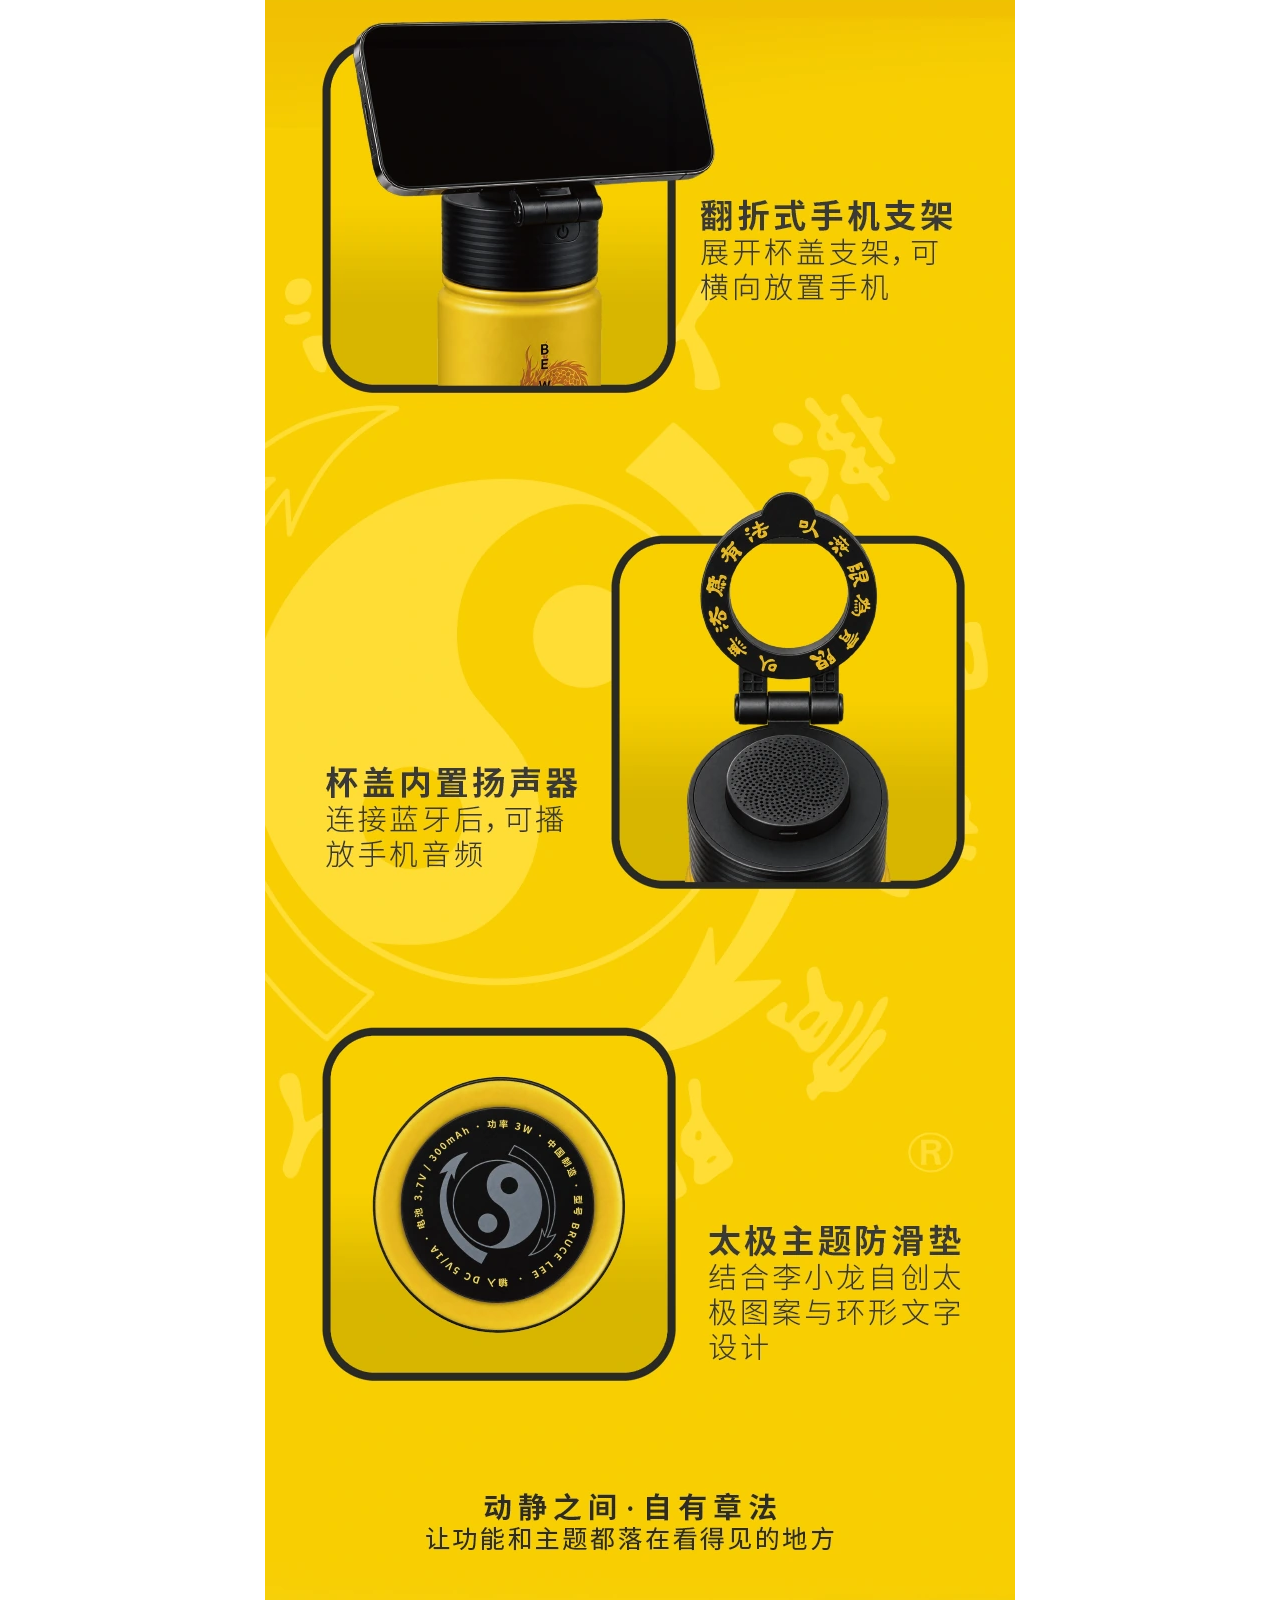
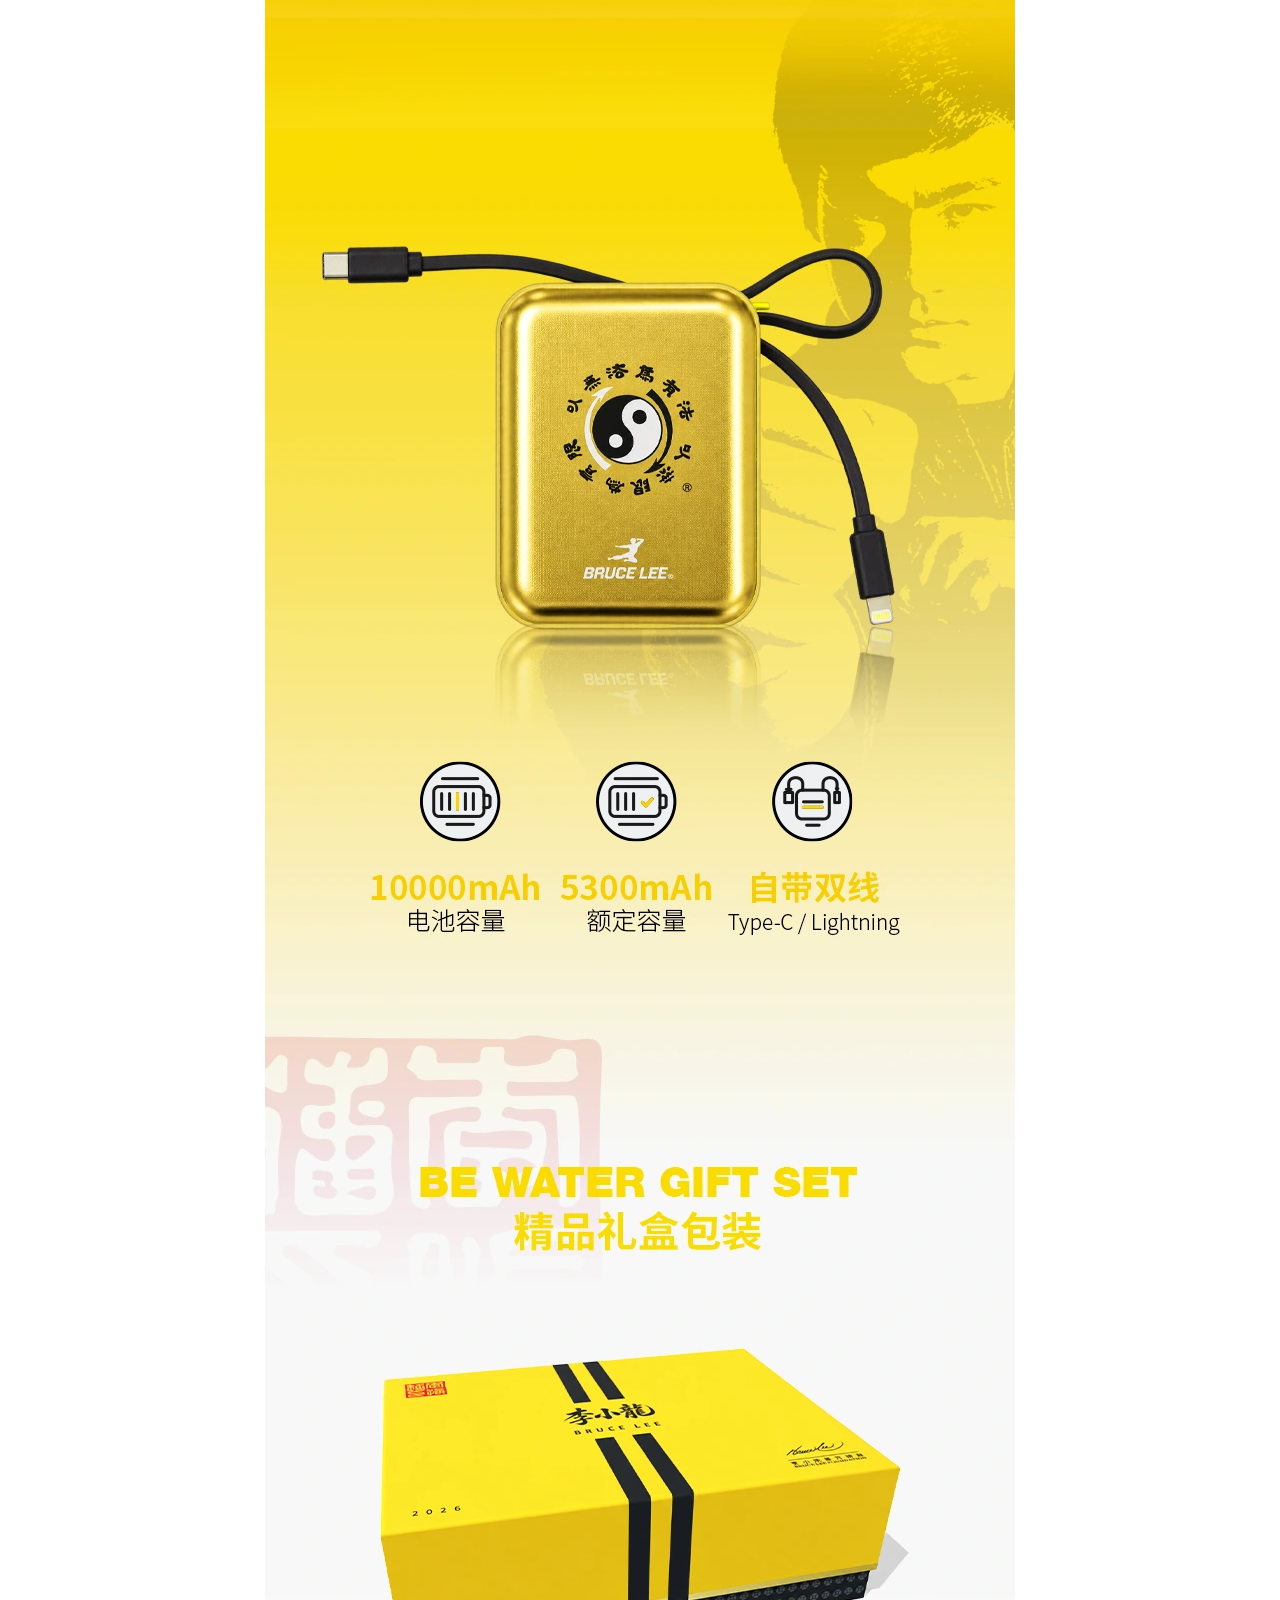
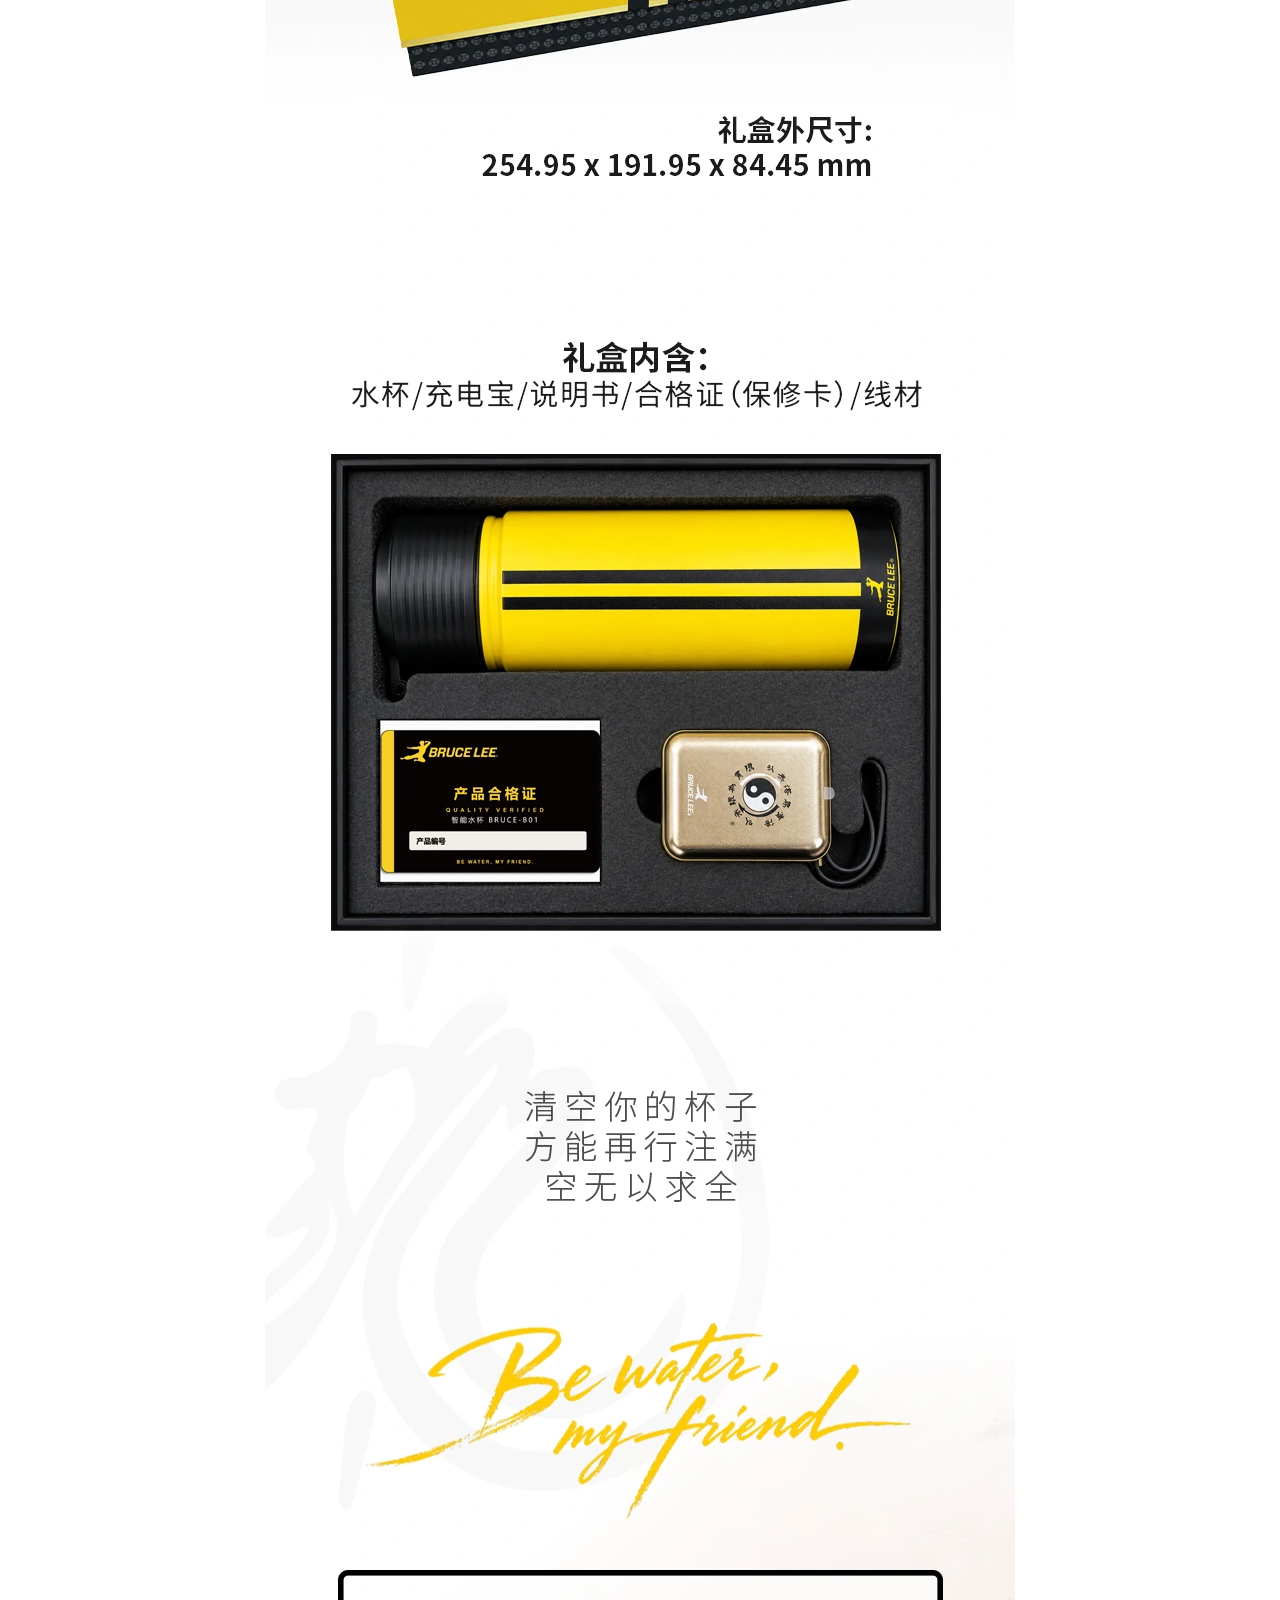
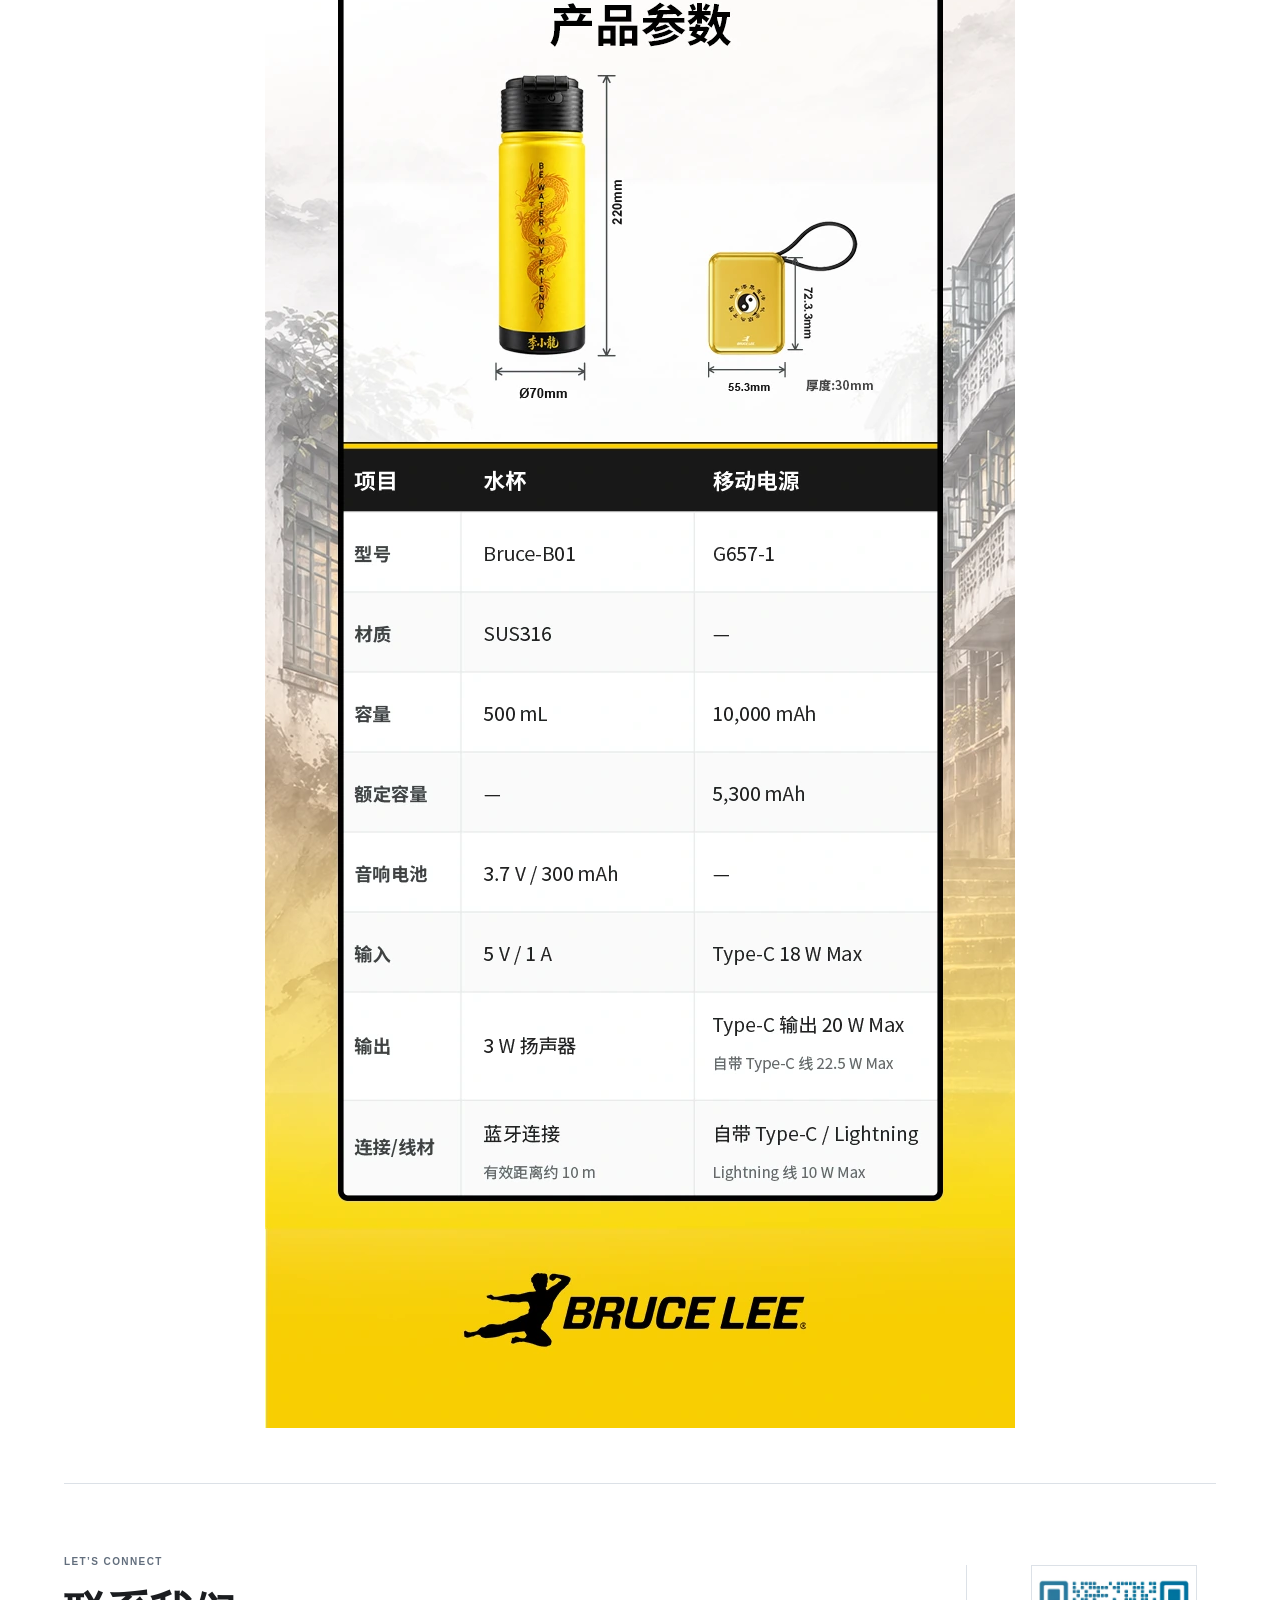
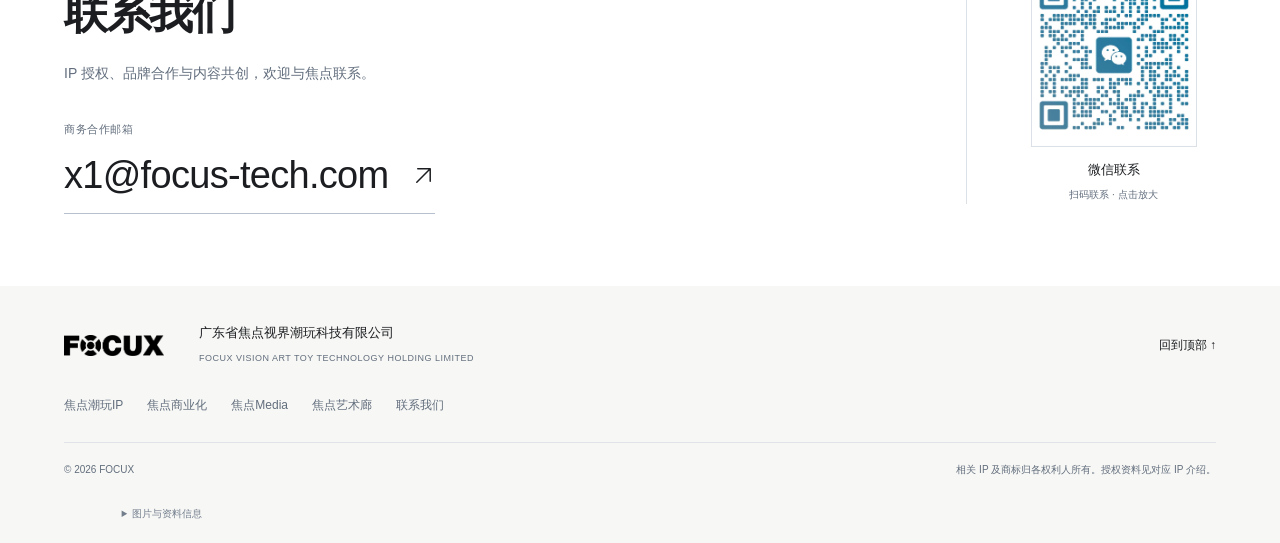
<file: cup-gift-set.html>
<!doctype html><html lang="zh-CN"><head><meta charset="UTF-8"><meta name="viewport" content="width=device-width,initial-scale=1"><meta name="description" content="探索焦点潮玩IP矩阵：主推Bruce Lee与Jewel，呈现人物文化、角色故事及对应授权资料。"><meta name="theme-color" content="#ffffff"><title>李小龙智能水杯礼盒 | FOCUX</title><link rel="stylesheet" href="assets/home.css?v=20261119-13"><script defer src="assets/galleries.js?v=20261119-13"></script><script defer src="assets/home.js?v=20261119-13"></script><script src="assets/language.js?v=20261119-13" defer></script><link rel="canonical" href="https://focux-art.com/cup-gift-set.html"><link rel="alternate" hreflang="zh-CN" href="https://focux-art.com/cup-gift-set.html"><link rel="alternate" hreflang="en" href="https://focux-art.com/en/cup-gift-set.html"><link rel="alternate" hreflang="x-default" href="https://focux-art.com/cup-gift-set.html"></head><body><svg xmlns="http://www.w3.org/2000/svg" class="icon-definitions" width="0" height="0" aria-hidden="true" focusable="false"><defs><symbol id="focux-ip" viewBox="0 0 24 24"><rect x="3" y="3" width="7" height="7" rx="1"/><rect x="14" y="3" width="7" height="7" rx="1"/><rect x="3" y="14" width="7" height="7" rx="1"/><path d="M17.5 13v9m-4.5-4.5h9"/></symbol><symbol id="focux-commerce" viewBox="0 0 24 24"><path d="M8 7V5.5A2.5 2.5 0 0 1 10.5 3h3A2.5 2.5 0 0 1 16 5.5V7"/><rect x="3" y="7" width="18" height="14" rx="2"/><path d="M3 12.5c5 3 13 3 18 0M10 14.5v2h4v-2"/></symbol><symbol id="focux-film" viewBox="0 0 24 24"><path d="m3 8 17-5 1.5 5L4.5 13zM7 7l3 4m3-6 3 4M4.5 13v7a1 1 0 0 0 1 1h14a1 1 0 0 0 1-1V11"/><path d="m10 15 5 2-5 2z" fill="currentColor" stroke="none"/></symbol><symbol id="focux-match" viewBox="0 0 24 24"><circle cx="8" cy="12" r="5"/><circle cx="16" cy="12" r="5"/><path d="m10 12 1.5 1.5L15 10"/></symbol><symbol id="focux-design" viewBox="0 0 24 24"><path d="m12 3 9 5-9 5-9-5zM3 8v9l9 5 9-5V8M12 13v9M7.5 5.5l9 5"/></symbol><symbol id="focux-channels" viewBox="0 0 24 24"><rect x="9" y="3" width="6" height="5" rx="1"/><rect x="2" y="16" width="6" height="5" rx="1"/><rect x="16" y="16" width="6" height="5" rx="1"/><path d="M12 8v4m-7 4v-4h14v4"/></symbol><symbol id="focux-users" viewBox="0 0 24 24"><circle cx="9" cy="8" r="3"/><path d="M3 21v-2a6 6 0 0 1 12 0v2M16 5a3 3 0 0 1 0 6m2 4a5 5 0 0 1 3 4v2"/></symbol><symbol id="focux-ai-film" viewBox="0 0 24 24"><rect x="3" y="6" width="15" height="15" rx="2"/><path d="m8 10 6 3.5L8 17zM18 8l3 2v7l-3 2M19 1v4m-2-2h4"/></symbol><symbol id="focux-live" viewBox="0 0 24 24"><rect x="5" y="2.5" width="14" height="19" rx="2"/><circle cx="12" cy="9" r="2.5"/><path d="M8 17a4 4 0 0 1 8 0M10 19h4"/></symbol><symbol id="focux-ai-series" viewBox="0 0 24 24"><path d="M5 3h14M4 7h16"/><rect x="3" y="11" width="18" height="10" rx="2"/><path d="m9 13.5 5 2.5-5 2.5z" fill="currentColor" stroke="none"/></symbol><symbol id="focux-globe" viewBox="0 0 24 24"><circle cx="12" cy="12" r="9"/><ellipse cx="12" cy="12" rx="4" ry="9"/><path d="M3 12h18M4.5 7.5h15m-15 9h15"/></symbol><symbol id="focux-authorization" viewBox="0 0 24 24"><path d="m12 2 8 3v6c0 5-4 8.5-8 11-4-2.5-8-6-8-11V5z"/><path d="m8 11.5 2.5 2.5 5.5-6"/></symbol><symbol id="focux-arrow-up-right" viewBox="0 0 24 24"><path d="M5 19 19 5M6 5h13v13"/></symbol><symbol id="focux-arrow-right" viewBox="0 0 24 24"><path d="M3 12h18m-7-7 7 7-7 7"/></symbol><symbol id="focux-arrow-down" viewBox="0 0 24 24"><path d="M12 3v18m-7-7 7 7 7-7"/></symbol><symbol id="focux-menu" viewBox="0 0 24 24"><path d="M4 6h16M4 12h16M4 18h16"/></symbol><symbol id="focux-close" viewBox="0 0 24 24"><path d="m6 6 12 12M6 18 18 6"/></symbol><symbol id="focux-zoom" viewBox="0 0 24 24"><circle cx="10" cy="10" r="6.5"/><path d="m15 15 6 6M7 10h6m-3-3v6"/></symbol></defs></svg><a class="skip-link" href="#top">跳至正文</a><header><a href="index.html" class="identity" aria-label="焦点潮玩科技首页"><img src="assets/home/focux-logo.webp" alt="FOCUX" width="1812" height="379" decoding="async"><span>焦点潮玩科技</span></a><button class="menu-toggle" aria-expanded="false" aria-controls="main-nav">菜单 <svg class="ui-icon" aria-hidden="true" focusable="false" viewBox="0 0 24 24"><use href="#focux-menu"></use></svg></button><nav id="main-nav"><a href="index.html">首页</a><a href="ip.html">焦点潮玩IP</a><a href="business.html">焦点商业化</a><a href="film.html">焦点Media</a><a href="art.html">焦点艺术廊</a><a href="index.html#about">关于我们</a><a class="mobile-contact" href="#contact">联系我们</a></nav><div class="language-switch" aria-label="语言切换"><span aria-current="true">中文</span><i>/</i><a href="en/cup-gift-set.html" lang="en" hreflang="en" data-language-switch="en">EN</a></div><a class="contact-link" href="#contact">联系我们 <span><svg class="ui-icon" aria-hidden="true" focusable="false" viewBox="0 0 24 24"><use href="#focux-arrow-up-right"></use></svg></span></a></header><main class="cup-product-page" id="top"><section class="container cup-intro"><a href="ip.html#series-bruce">← 返回李小龙产品系列</a><p class="eyebrow">BRUCE LEE / BE WATER GIFT SET</p><h1>李小龙智能水杯礼盒</h1><p>智能音响水杯 + 移动电源。充电宝为礼盒内含配件，不单独售卖。</p><strong class="cup-set-price">¥499</strong></section><section class="cup-detail-images" aria-label="李小龙智能水杯礼盒"><img src="assets/gallery/bruce-s3-image10.webp" alt="李小龙智能水杯礼盒" width="750" height="1000" decoding="async"><img src="assets/gallery/bruce-cup-gift-detail.webp" alt="水杯礼盒完整详情：功能、包装、尺寸和参数" width="750" height="9610" loading="lazy" decoding="async"></section><section class="contact-section container" id="contact" aria-labelledby="contact-heading">
<span id="cooperate" class="contact-anchor" aria-hidden="true"></span>
<div class="contact-copy"><p class="eyebrow">LET’S CONNECT</p><h2 id="contact-heading">联系我们</h2><p class="contact-intro">IP 授权、品牌合作与内容共创，欢迎与焦点联系。</p><div class="contact-email"><span>商务合作邮箱</span><a href="mailto:x1@focus-tech.com">x1@focus-tech.com <svg class="ui-icon" aria-hidden="true" focusable="false" viewBox="0 0 24 24"><use href="#focux-arrow-up-right"></use></svg></a></div></div>
<div class="contact-wechat"><button class="contact-qr-button" type="button" data-contact-qr aria-haspopup="dialog" aria-controls="contact-qr-dialog" aria-label="放大微信联系二维码"><img src="assets/home/wechat-contact.webp" alt="微信联系二维码" width="361" height="397" loading="lazy" decoding="async"></button><h3>微信联系</h3><p>扫码联系 · 点击放大</p></div></section></main><footer><div class="footer-top"><a href="index.html"><img src="assets/home/focux-logo.webp" alt="FOCUX" width="1812" height="379" decoding="async"></a><p>广东省焦点视界潮玩科技有限公司<br><span>FOCUX VISION ART TOY TECHNOLOGY HOLDING LIMITED</span></p><a class="back-top" href="#top">回到顶部 ↑</a></div><div class="footer-nav"><a href="ip.html">焦点潮玩IP</a><a href="business.html">焦点商业化</a><a href="film.html">焦点Media</a><a href="art.html">焦点艺术廊</a><a href="#contact">联系我们</a></div><div class="footer-bottom"><span>© 2026 FOCUX</span><span>相关 IP 及商标归各权利人所有。授权资料见对应 IP 介绍。</span></div><details class="image-credits"><summary>图片与资料信息</summary><div>李小龙人物资料与影像：<a href="https://brucelee.com/bruce-lee" target="_blank" rel="noopener">Bruce Lee</a>、香港文化博物馆、Genesis Publications；Jewel 创作背景与照片：用户提供资料及同期新闻报道；Stan Lee：迪士尼官方资料、用户提供的创作档案与 WIRED 影像。历史配图与产品、后续概念视觉分别呈现。</div></details></footer><dialog id="detail-dialog" aria-label="IP与影视项目详情"><button class="dialog-close" aria-label="关闭详情"><svg class="ui-icon" aria-hidden="true" focusable="false" viewBox="0 0 24 24"><use href="#focux-close"></use></svg></button><div id="detail-content"></div></dialog><dialog class="contact-qr-dialog" id="contact-qr-dialog" aria-labelledby="contact-qr-title"><button type="button" class="contact-qr-close" data-contact-qr-close aria-label="关闭">×</button><p class="eyebrow">FOCUX / CONTACT</p><h2 id="contact-qr-title">微信联系</h2><img src="assets/home/wechat-contact.webp" alt="微信联系二维码" width="361" height="397" decoding="async"><p class="contact-qr-hint">使用微信扫一扫，或保存图片后从相册识别。</p><a class="contact-qr-save" href="assets/home/wechat-contact.webp" download="FOCUX-WeChat.webp">保存二维码 ↓</a></dialog></body></html>
</file>
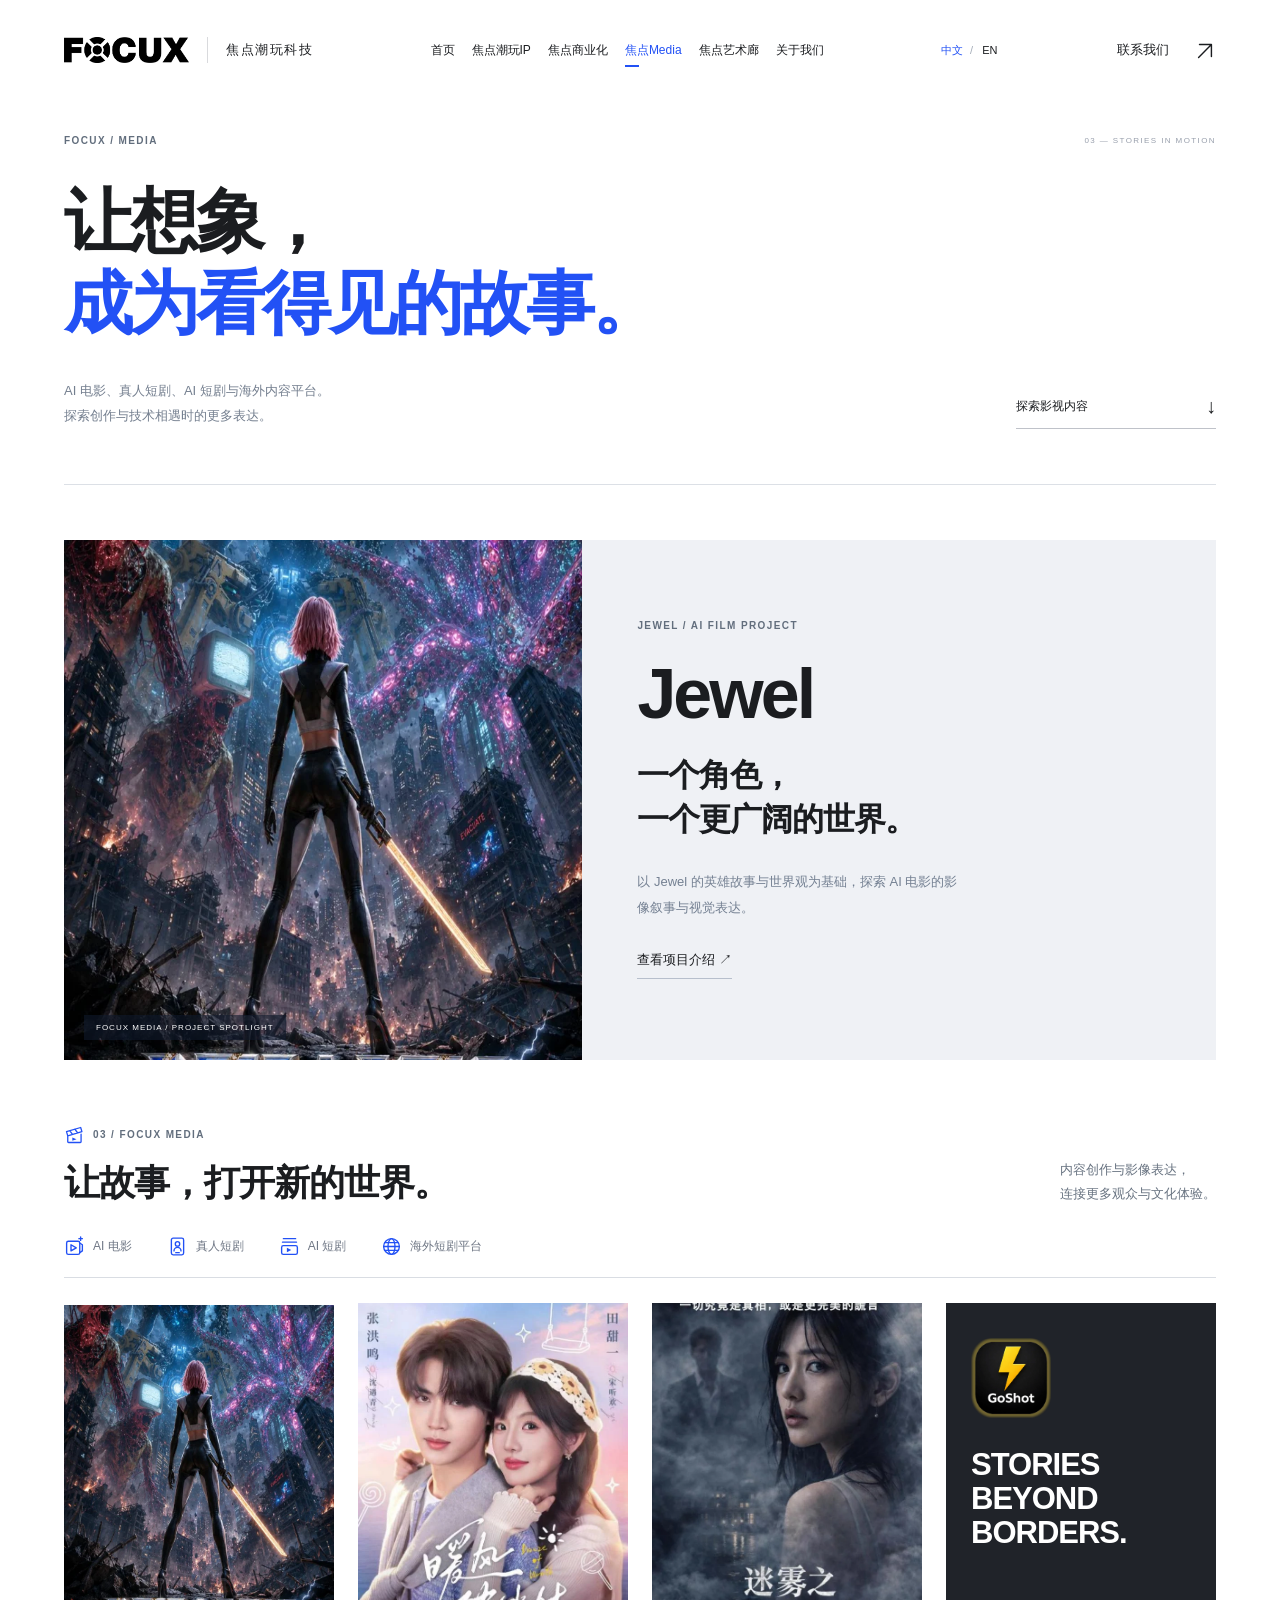
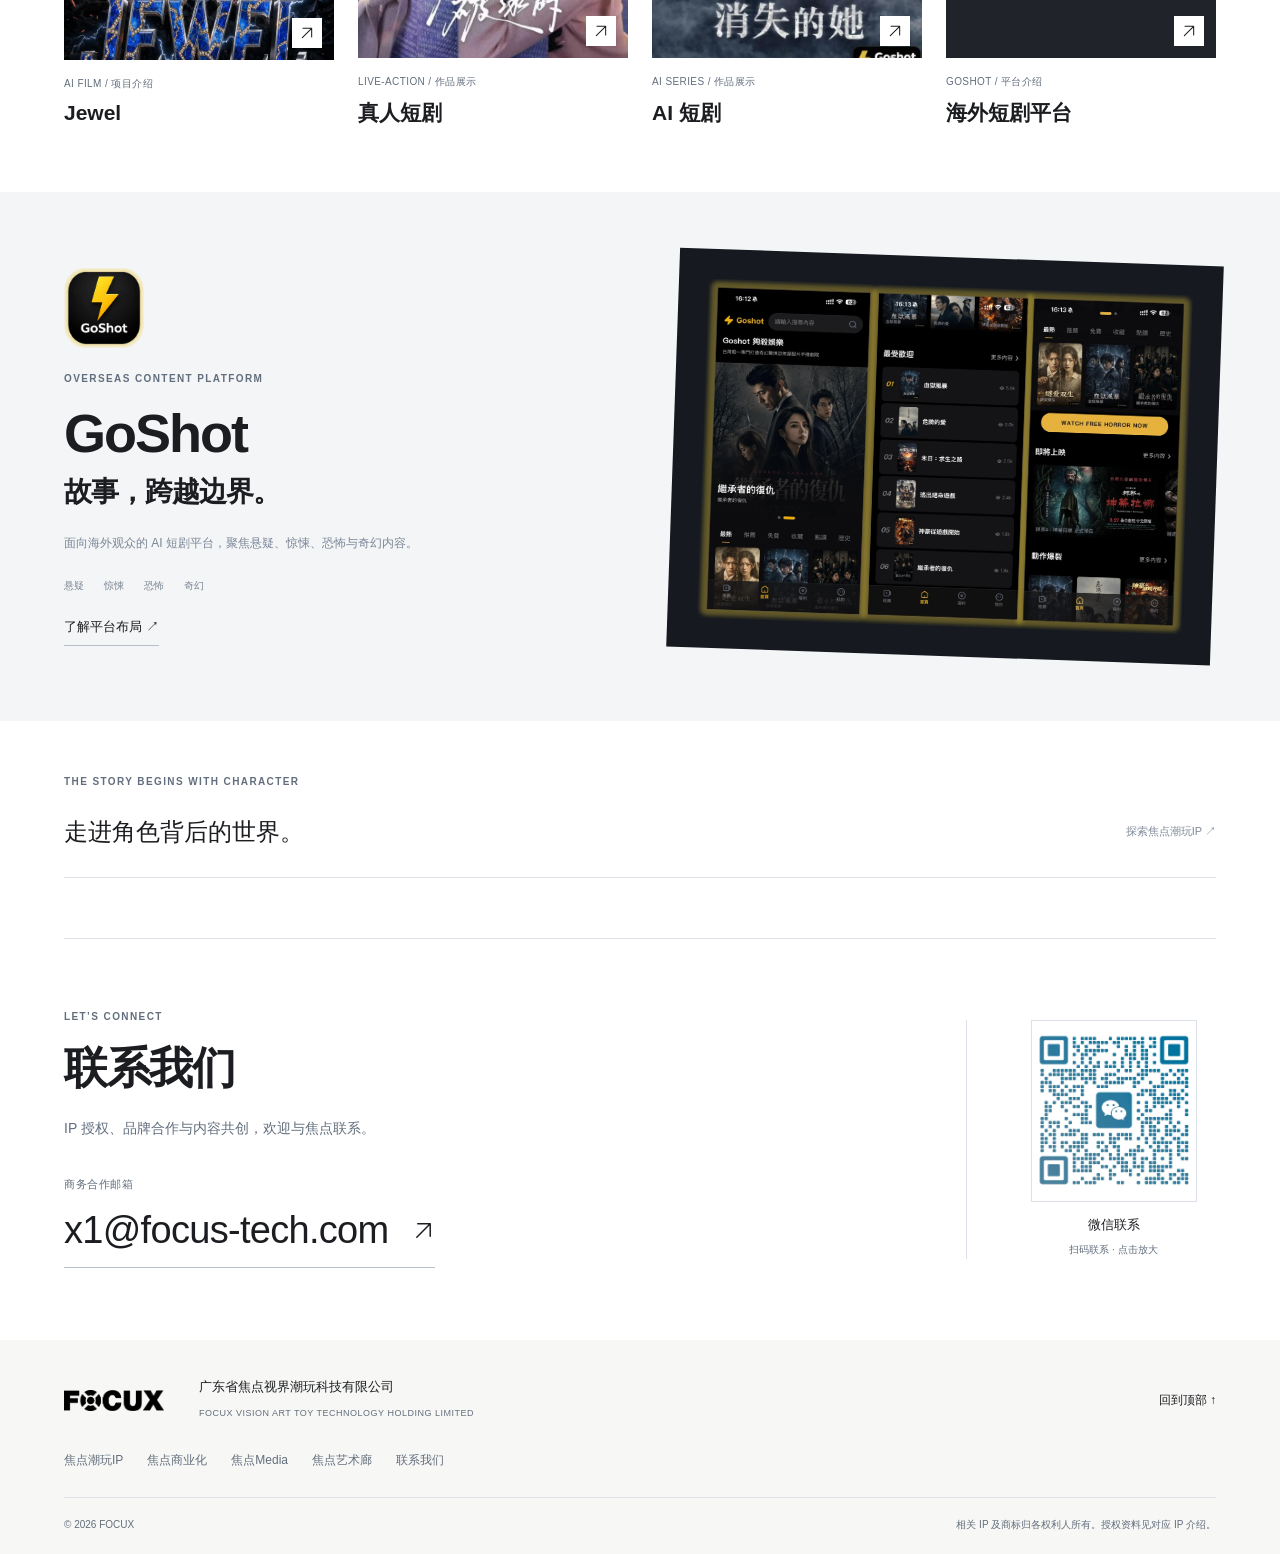
<file: film.html>
<!doctype html><html lang="zh-CN"><head><meta charset="UTF-8"><meta name="viewport" content="width=device-width,initial-scale=1"><meta name="description" content="探索焦点Media：Jewel AI电影项目、真人短剧、AI短剧与GoShot海外内容平台。"><meta name="theme-color" content="#ffffff"><title>焦点Media｜FOCUX 焦点潮玩科技</title><link rel="stylesheet" href="assets/home.css?v=20261119-13"><script defer src="assets/galleries.js?v=20261119-13"></script><script defer src="assets/home.js?v=20261119-13"></script><script src="assets/language.js?v=20261119-13" defer></script><link rel="canonical" href="https://focux-art.com/film.html"><link rel="alternate" hreflang="zh-CN" href="https://focux-art.com/film.html"><link rel="alternate" hreflang="en" href="https://focux-art.com/en/film.html"><link rel="alternate" hreflang="x-default" href="https://focux-art.com/film.html"></head><body><svg xmlns="http://www.w3.org/2000/svg" class="icon-definitions" width="0" height="0" aria-hidden="true" focusable="false"><defs><symbol id="focux-ip" viewBox="0 0 24 24"><rect x="3" y="3" width="7" height="7" rx="1"/><rect x="14" y="3" width="7" height="7" rx="1"/><rect x="3" y="14" width="7" height="7" rx="1"/><path d="M17.5 13v9m-4.5-4.5h9"/></symbol><symbol id="focux-commerce" viewBox="0 0 24 24"><path d="M8 7V5.5A2.5 2.5 0 0 1 10.5 3h3A2.5 2.5 0 0 1 16 5.5V7"/><rect x="3" y="7" width="18" height="14" rx="2"/><path d="M3 12.5c5 3 13 3 18 0M10 14.5v2h4v-2"/></symbol><symbol id="focux-film" viewBox="0 0 24 24"><path d="m3 8 17-5 1.5 5L4.5 13zM7 7l3 4m3-6 3 4M4.5 13v7a1 1 0 0 0 1 1h14a1 1 0 0 0 1-1V11"/><path d="m10 15 5 2-5 2z" fill="currentColor" stroke="none"/></symbol><symbol id="focux-match" viewBox="0 0 24 24"><circle cx="8" cy="12" r="5"/><circle cx="16" cy="12" r="5"/><path d="m10 12 1.5 1.5L15 10"/></symbol><symbol id="focux-design" viewBox="0 0 24 24"><path d="m12 3 9 5-9 5-9-5zM3 8v9l9 5 9-5V8M12 13v9M7.5 5.5l9 5"/></symbol><symbol id="focux-channels" viewBox="0 0 24 24"><rect x="9" y="3" width="6" height="5" rx="1"/><rect x="2" y="16" width="6" height="5" rx="1"/><rect x="16" y="16" width="6" height="5" rx="1"/><path d="M12 8v4m-7 4v-4h14v4"/></symbol><symbol id="focux-users" viewBox="0 0 24 24"><circle cx="9" cy="8" r="3"/><path d="M3 21v-2a6 6 0 0 1 12 0v2M16 5a3 3 0 0 1 0 6m2 4a5 5 0 0 1 3 4v2"/></symbol><symbol id="focux-ai-film" viewBox="0 0 24 24"><rect x="3" y="6" width="15" height="15" rx="2"/><path d="m8 10 6 3.5L8 17zM18 8l3 2v7l-3 2M19 1v4m-2-2h4"/></symbol><symbol id="focux-live" viewBox="0 0 24 24"><rect x="5" y="2.5" width="14" height="19" rx="2"/><circle cx="12" cy="9" r="2.5"/><path d="M8 17a4 4 0 0 1 8 0M10 19h4"/></symbol><symbol id="focux-ai-series" viewBox="0 0 24 24"><path d="M5 3h14M4 7h16"/><rect x="3" y="11" width="18" height="10" rx="2"/><path d="m9 13.5 5 2.5-5 2.5z" fill="currentColor" stroke="none"/></symbol><symbol id="focux-globe" viewBox="0 0 24 24"><circle cx="12" cy="12" r="9"/><ellipse cx="12" cy="12" rx="4" ry="9"/><path d="M3 12h18M4.5 7.5h15m-15 9h15"/></symbol><symbol id="focux-authorization" viewBox="0 0 24 24"><path d="m12 2 8 3v6c0 5-4 8.5-8 11-4-2.5-8-6-8-11V5z"/><path d="m8 11.5 2.5 2.5 5.5-6"/></symbol><symbol id="focux-arrow-up-right" viewBox="0 0 24 24"><path d="M5 19 19 5M6 5h13v13"/></symbol><symbol id="focux-arrow-right" viewBox="0 0 24 24"><path d="M3 12h18m-7-7 7 7-7 7"/></symbol><symbol id="focux-arrow-down" viewBox="0 0 24 24"><path d="M12 3v18m-7-7 7 7 7-7"/></symbol><symbol id="focux-menu" viewBox="0 0 24 24"><path d="M4 6h16M4 12h16M4 18h16"/></symbol><symbol id="focux-close" viewBox="0 0 24 24"><path d="m6 6 12 12M6 18 18 6"/></symbol><symbol id="focux-zoom" viewBox="0 0 24 24"><circle cx="10" cy="10" r="6.5"/><path d="m15 15 6 6M7 10h6m-3-3v6"/></symbol></defs></svg><a class="skip-link" href="#top">跳至正文</a><header><a href="index.html" class="identity" aria-label="焦点潮玩科技首页"><img src="assets/home/focux-logo.webp" alt="FOCUX" width="1812" height="379" decoding="async"><span>焦点潮玩科技</span></a><button class="menu-toggle" aria-expanded="false" aria-controls="main-nav">菜单 <svg class="ui-icon" aria-hidden="true" focusable="false" viewBox="0 0 24 24"><use href="#focux-menu"></use></svg></button><nav id="main-nav"><a href="index.html">首页</a><a href="ip.html">焦点潮玩IP</a><a href="business.html">焦点商业化</a><a href="film.html" class="current" aria-current="page">焦点Media</a><a href="art.html">焦点艺术廊</a><a href="index.html#about">关于我们</a><a class="mobile-contact" href="#contact">联系我们</a></nav><div class="language-switch" aria-label="语言切换"><span aria-current="true">中文</span><i>/</i><a href="en/film.html" lang="en" hreflang="en" data-language-switch="en">EN</a></div><a class="contact-link" href="#contact">联系我们 <span><svg class="ui-icon" aria-hidden="true" focusable="false" viewBox="0 0 24 24"><use href="#focux-arrow-up-right"></use></svg></span></a></header><main id="top"><section class="inner-intro container"><div class="inner-top"><p class="eyebrow">FOCUX / MEDIA</p><span>03 — STORIES IN MOTION</span></div><h1>让想象，<br><span>成为看得见的故事。</span></h1><div class="intro-bottom"><p>AI 电影、真人短剧、AI 短剧与海外内容平台。<br>探索创作与技术相遇时的更多表达。</p><a class="line-link" href="#film">探索影视内容 <span>↓</span></a></div></section><section class="film-spotlight container"><div class="film-spotlight-image"><img src="assets/home/s33-image118.webp" alt="Jewel电影项目海报" width="735" height="1300" decoding="async"><span>FOCUX MEDIA / PROJECT SPOTLIGHT</span></div><div class="film-spotlight-copy"><p class="eyebrow">JEWEL / AI FILM PROJECT</p><h2>Jewel<span>一个角色，<br>一个更广阔的世界。</span></h2><p>以 Jewel 的英雄故事与世界观为基础，探索 AI 电影的影像叙事与视觉表达。</p><button class="plain-link" data-film="jewel">查看项目介绍 ↗</button></div></section><section class="film-section container section" id="film"><div class="section-head"><div><p class="eyebrow icon-eyebrow"><svg class="ui-icon" aria-hidden="true" focusable="false" viewBox="0 0 24 24"><use href="#focux-film"></use></svg>03 / FOCUX MEDIA</p><h2>让故事，<br class="mobile-break">打开新的世界。</h2></div><p class="section-intro">内容创作与影像表达，<br>连接更多观众与文化体验。</p></div><div class="film-types"><span><svg class="ui-icon" aria-hidden="true" focusable="false" viewBox="0 0 24 24"><use href="#focux-ai-film"></use></svg>AI 电影</span><span><svg class="ui-icon" aria-hidden="true" focusable="false" viewBox="0 0 24 24"><use href="#focux-live"></use></svg>真人短剧</span><span><svg class="ui-icon" aria-hidden="true" focusable="false" viewBox="0 0 24 24"><use href="#focux-ai-series"></use></svg>AI 短剧</span><span><svg class="ui-icon" aria-hidden="true" focusable="false" viewBox="0 0 24 24"><use href="#focux-globe"></use></svg>海外短剧平台</span></div><div class="poster-grid"><button class="poster" data-film="jewel"><div><img src="assets/home/s33-image118.webp" alt="公司PPT中的Jewel电影项目海报" loading="lazy" width="735" height="1300" decoding="async"><b><svg class="ui-icon" aria-hidden="true" focusable="false" viewBox="0 0 24 24"><use href="#focux-arrow-up-right"></use></svg></b></div><small>AI FILM / 项目介绍</small><h3>Jewel</h3></button><button class="poster" data-film="live"><div><img src="assets/home/s39-image143.webp" alt="公司PPT中的真人短剧展示" loading="lazy" width="595" height="794" decoding="async"><b><svg class="ui-icon" aria-hidden="true" focusable="false" viewBox="0 0 24 24"><use href="#focux-arrow-up-right"></use></svg></b></div><small>LIVE-ACTION / 作品展示</small><h3>真人短剧</h3></button><button class="poster" data-film="ai"><div><img src="assets/home/s40-image151.webp" alt="公司PPT中的AI短剧展示" loading="lazy" width="600" height="845" decoding="async"><b><svg class="ui-icon" aria-hidden="true" focusable="false" viewBox="0 0 24 24"><use href="#focux-arrow-up-right"></use></svg></b></div><small>AI SERIES / 作品展示</small><h3>AI 短剧</h3></button><button class="poster platform" data-film="goshot"><div><img src="assets/home/s41-image158.webp" alt="GoShot平台标识" loading="lazy" width="846" height="838" decoding="async"><span>STORIES<br>BEYOND<br>BORDERS.</span><b><svg class="ui-icon" aria-hidden="true" focusable="false" viewBox="0 0 24 24"><use href="#focux-arrow-up-right"></use></svg></b></div><small>GOSHOT / 平台介绍</small><h3>海外短剧平台</h3></button></div></section><section class="goshot-section"><div class="container goshot-grid"><div><img class="goshot-icon" src="assets/home/s41-image158.webp" alt="GoShot标识" width="846" height="838" decoding="async"><p class="eyebrow">OVERSEAS CONTENT PLATFORM</p><h2>GoShot<span>故事，跨越边界。</span></h2><p>面向海外观众的 AI 短剧平台，聚焦悬疑、惊悚、恐怖与奇幻内容。</p><div class="goshot-genres"><span>悬疑</span><span>惊悚</span><span>恐怖</span><span>奇幻</span></div><button class="plain-link" data-film="goshot">了解平台布局 ↗</button></div><div class="goshot-screen"><img src="assets/home/s41-image157.webp" alt="公司介绍中的GoShot界面展示" loading="lazy" width="1300" height="911" decoding="async"></div></div></section><section class="related-section container"><p class="eyebrow">THE STORY BEGINS WITH CHARACTER</p><a href="ip.html"><h2>走进角色背后的世界。</h2><span>探索焦点潮玩IP ↗</span></a></section><section class="contact-section container" id="contact" aria-labelledby="contact-heading">
<span id="cooperate" class="contact-anchor" aria-hidden="true"></span>
<div class="contact-copy"><p class="eyebrow">LET’S CONNECT</p><h2 id="contact-heading">联系我们</h2><p class="contact-intro">IP 授权、品牌合作与内容共创，欢迎与焦点联系。</p><div class="contact-email"><span>商务合作邮箱</span><a href="mailto:x1@focus-tech.com">x1@focus-tech.com <svg class="ui-icon" aria-hidden="true" focusable="false" viewBox="0 0 24 24"><use href="#focux-arrow-up-right"></use></svg></a></div></div>
<div class="contact-wechat"><button class="contact-qr-button" type="button" data-contact-qr aria-haspopup="dialog" aria-controls="contact-qr-dialog" aria-label="放大微信联系二维码"><img src="assets/home/wechat-contact.webp" alt="微信联系二维码" width="361" height="397" loading="lazy" decoding="async"></button><h3>微信联系</h3><p>扫码联系 · 点击放大</p></div></section></main><footer><div class="footer-top"><a href="index.html"><img src="assets/home/focux-logo.webp" alt="FOCUX" width="1812" height="379" decoding="async"></a><p>广东省焦点视界潮玩科技有限公司<br><span>FOCUX VISION ART TOY TECHNOLOGY HOLDING LIMITED</span></p><a class="back-top" href="#top">回到顶部 ↑</a></div><div class="footer-nav"><a href="ip.html">焦点潮玩IP</a><a href="business.html">焦点商业化</a><a href="film.html">焦点Media</a><a href="art.html">焦点艺术廊</a><a href="#contact">联系我们</a></div><div class="footer-bottom"><span>© 2026 FOCUX</span><span>相关 IP 及商标归各权利人所有。授权资料见对应 IP 介绍。</span></div></footer><dialog id="detail-dialog" aria-label="IP与影视项目详情"><button class="dialog-close" aria-label="关闭详情"><svg class="ui-icon" aria-hidden="true" focusable="false" viewBox="0 0 24 24"><use href="#focux-close"></use></svg></button><div id="detail-content"></div></dialog><dialog class="contact-qr-dialog" id="contact-qr-dialog" aria-labelledby="contact-qr-title"><button type="button" class="contact-qr-close" data-contact-qr-close aria-label="关闭">×</button><p class="eyebrow">FOCUX / CONTACT</p><h2 id="contact-qr-title">微信联系</h2><img src="assets/home/wechat-contact.webp" alt="微信联系二维码" width="361" height="397" decoding="async"><p class="contact-qr-hint">使用微信扫一扫，或保存图片后从相册识别。</p><a class="contact-qr-save" href="assets/home/wechat-contact.webp" download="FOCUX-WeChat.webp">保存二维码 ↓</a></dialog></body></html>
</file>
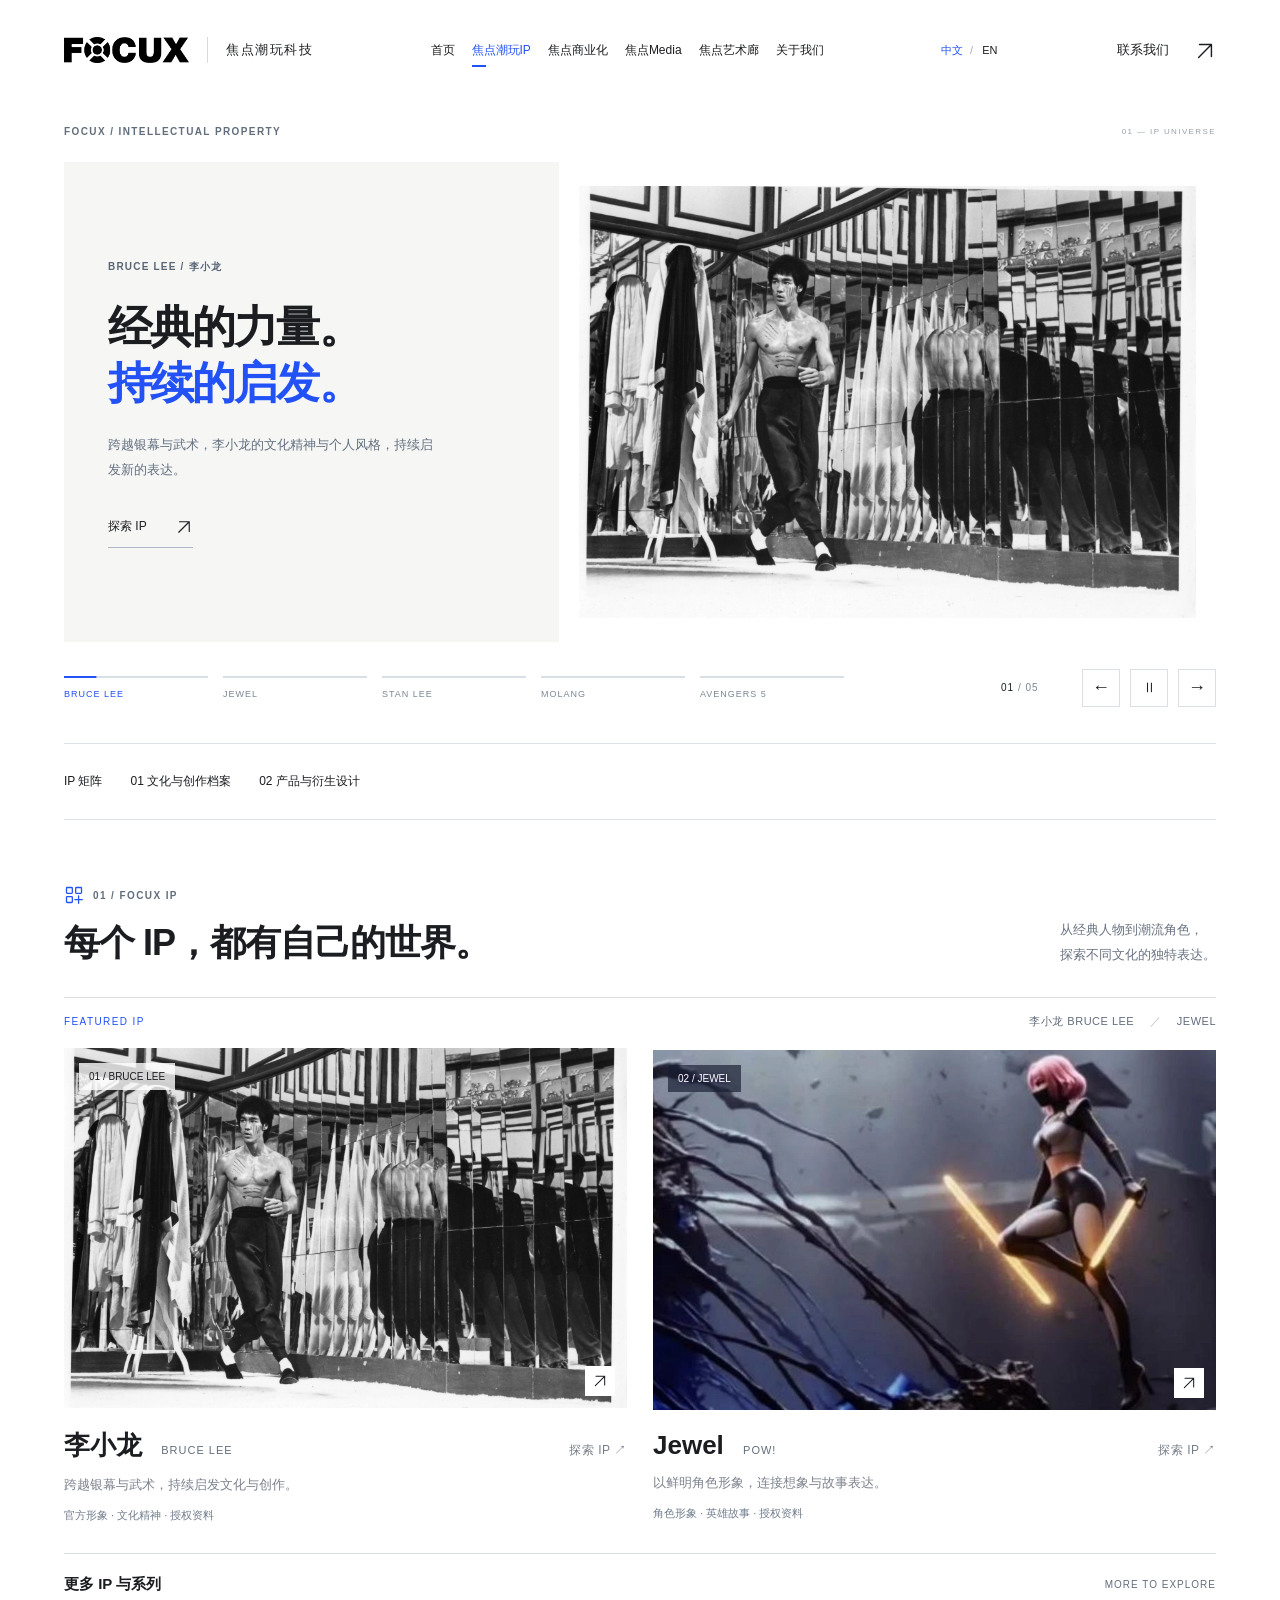
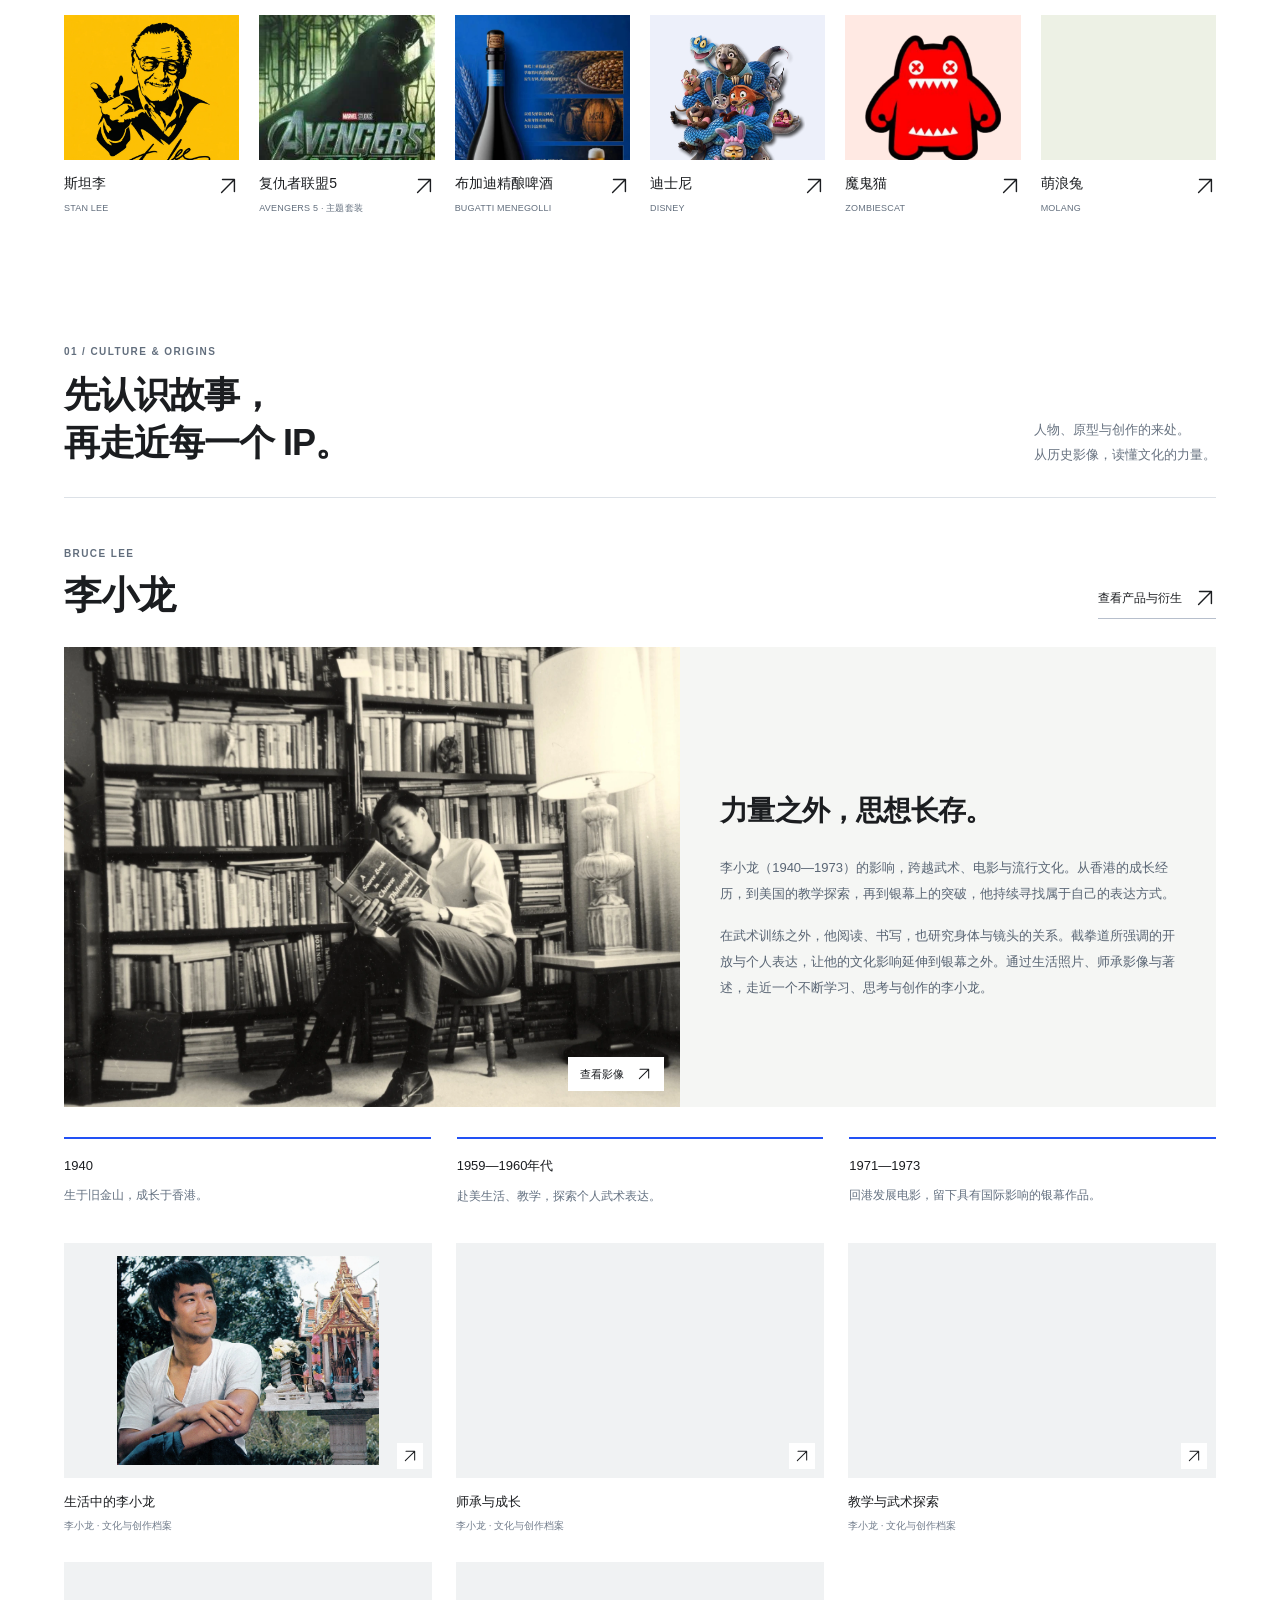
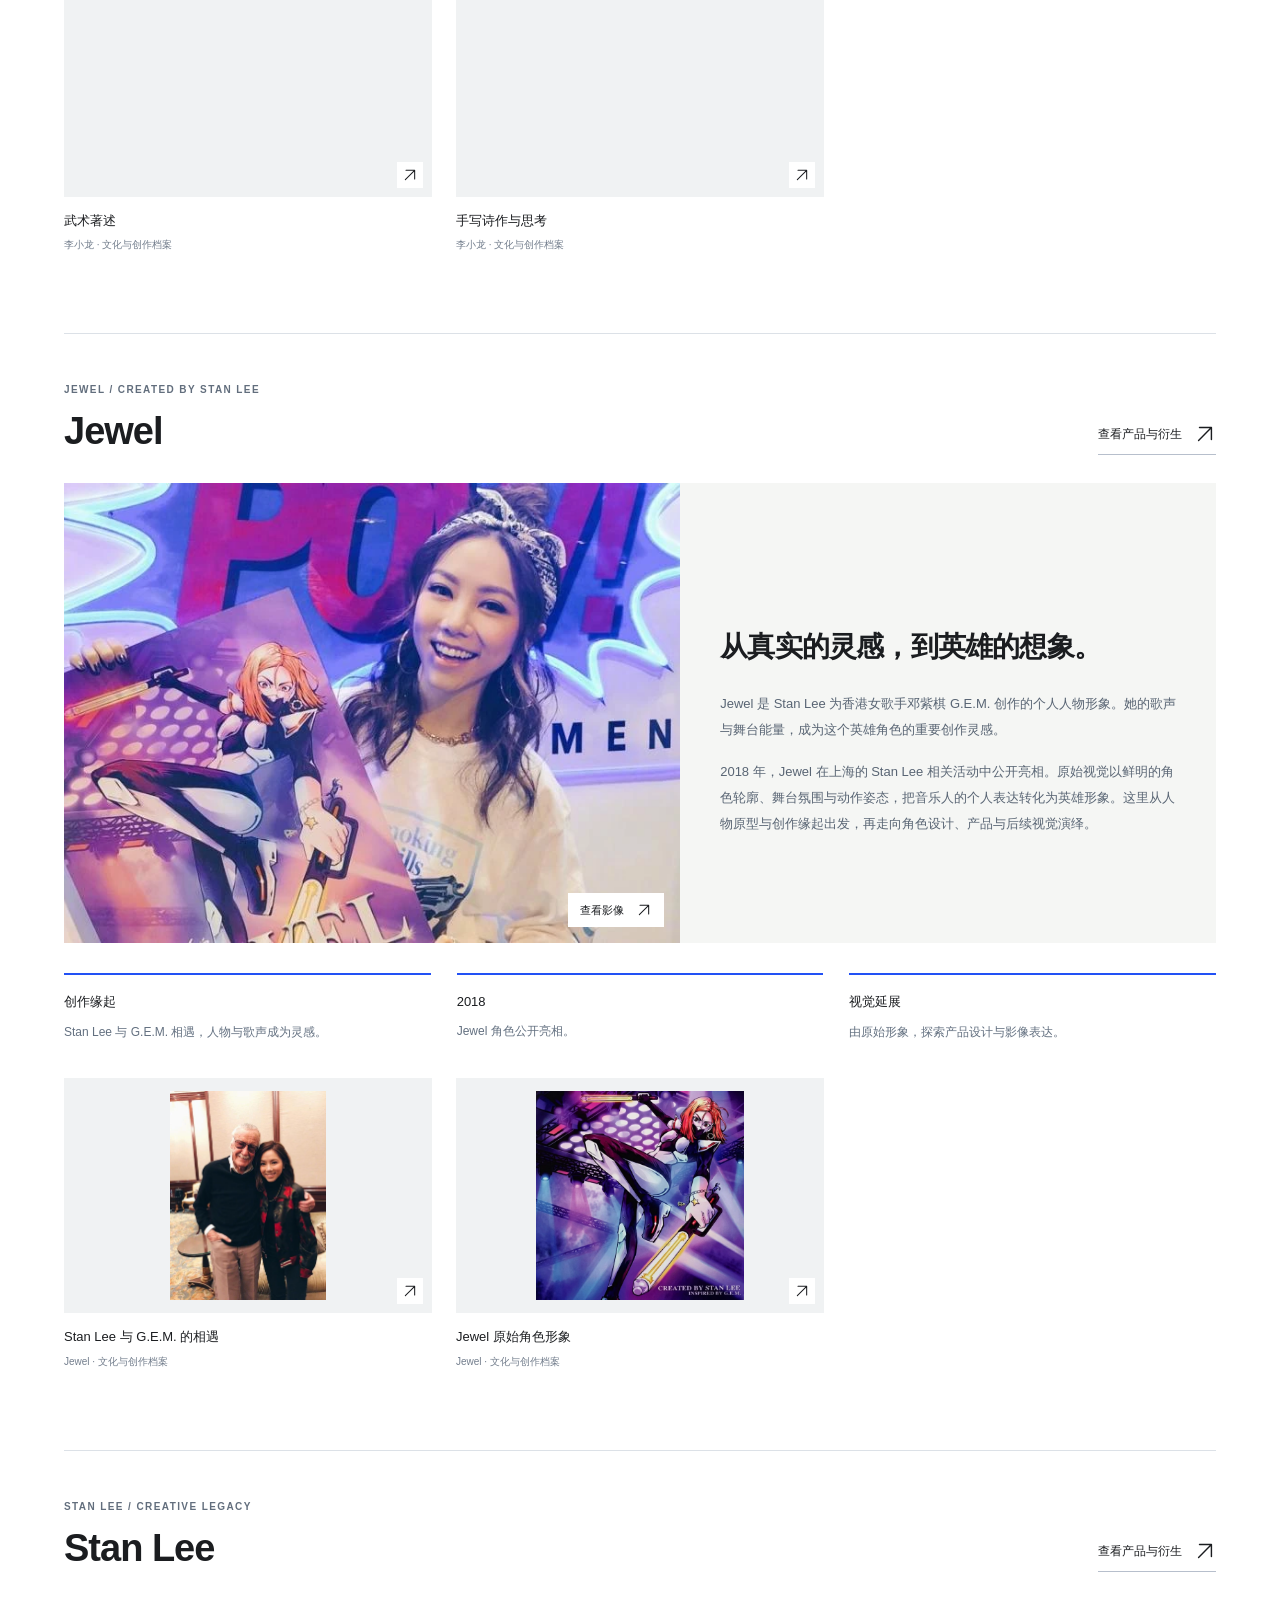
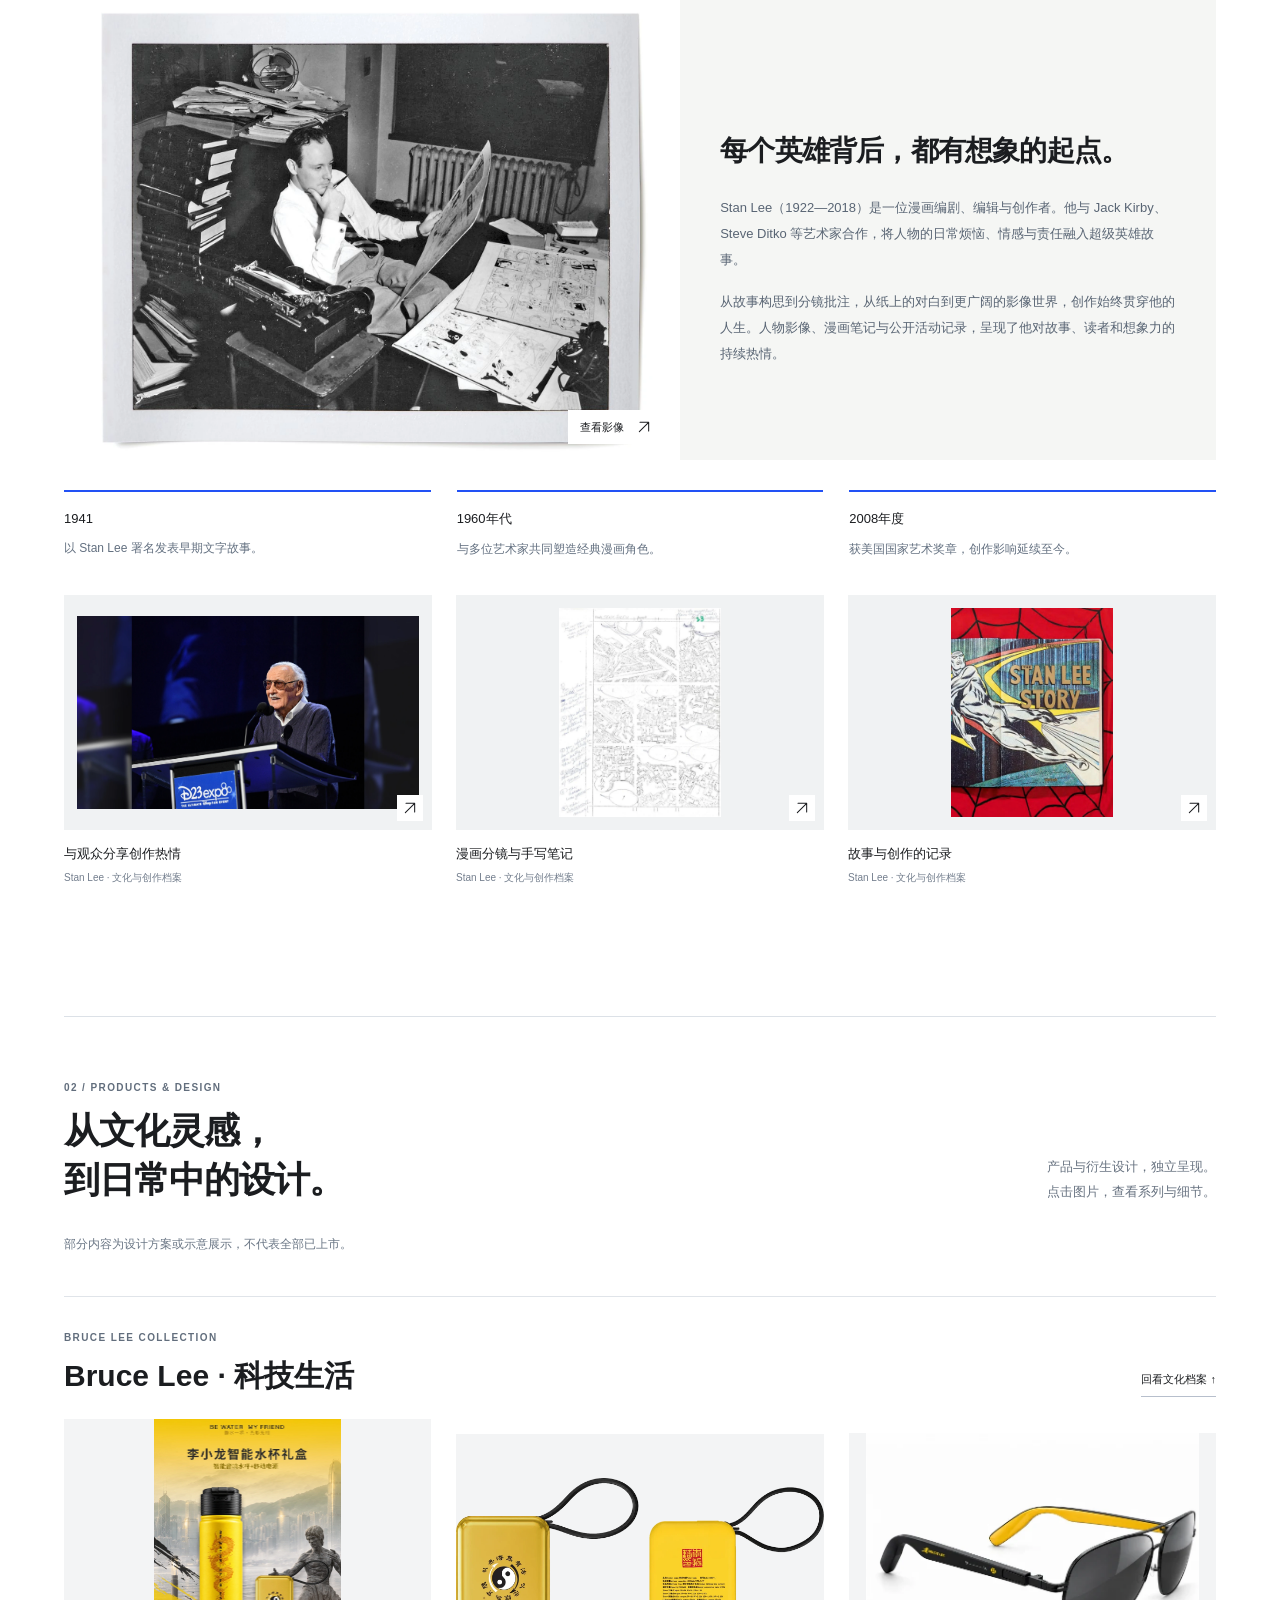
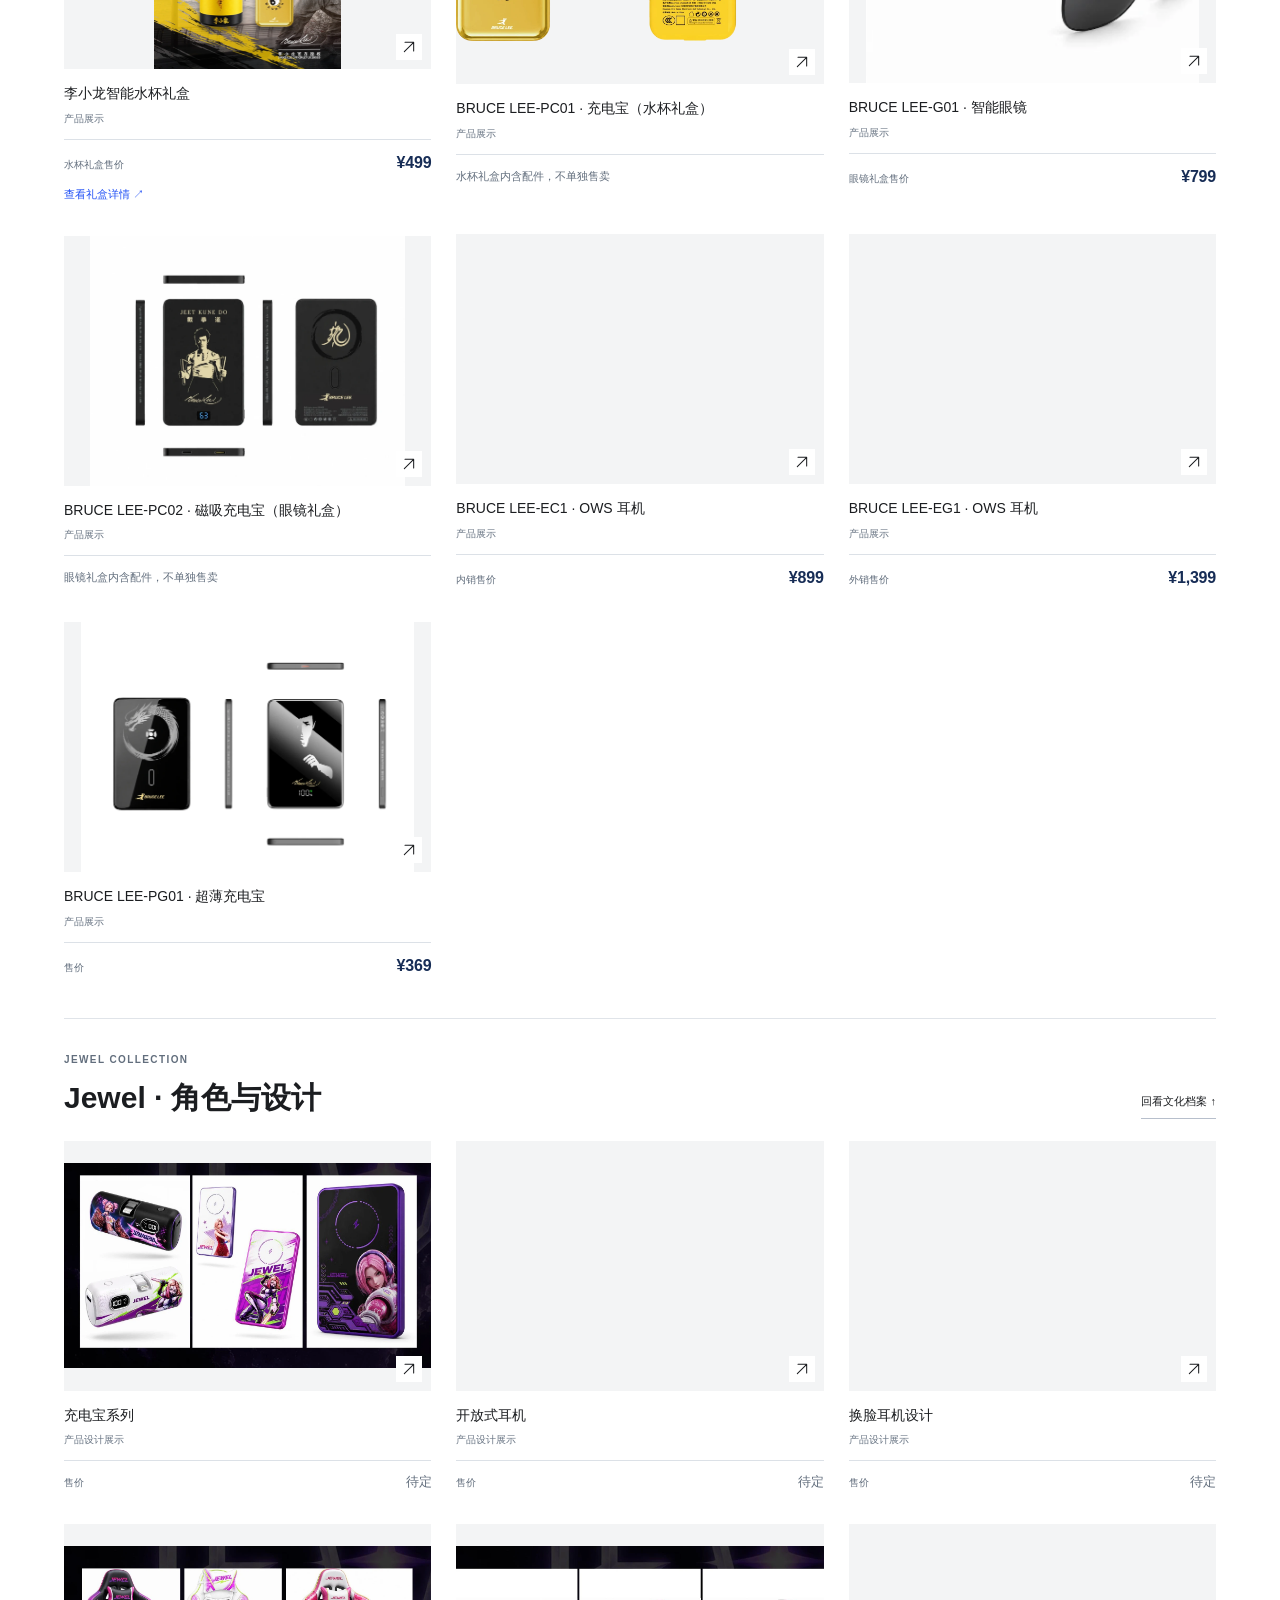
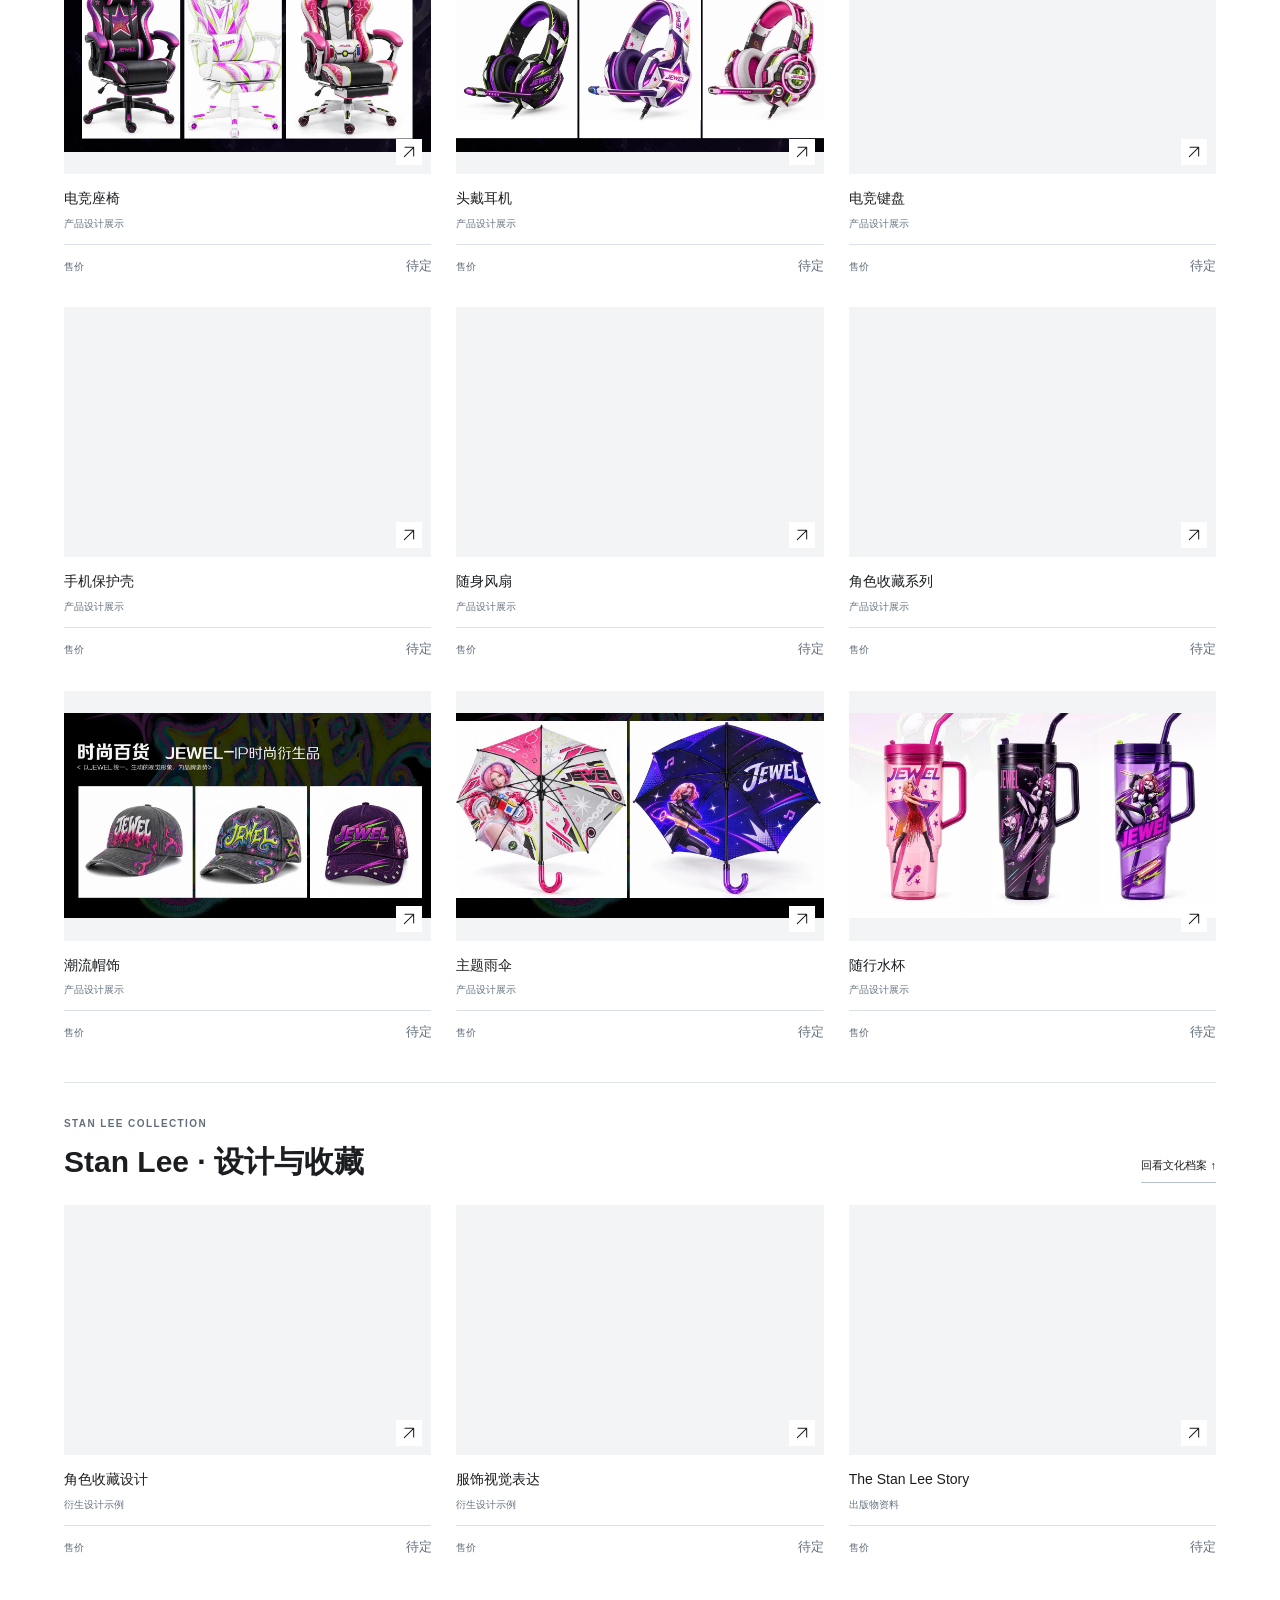
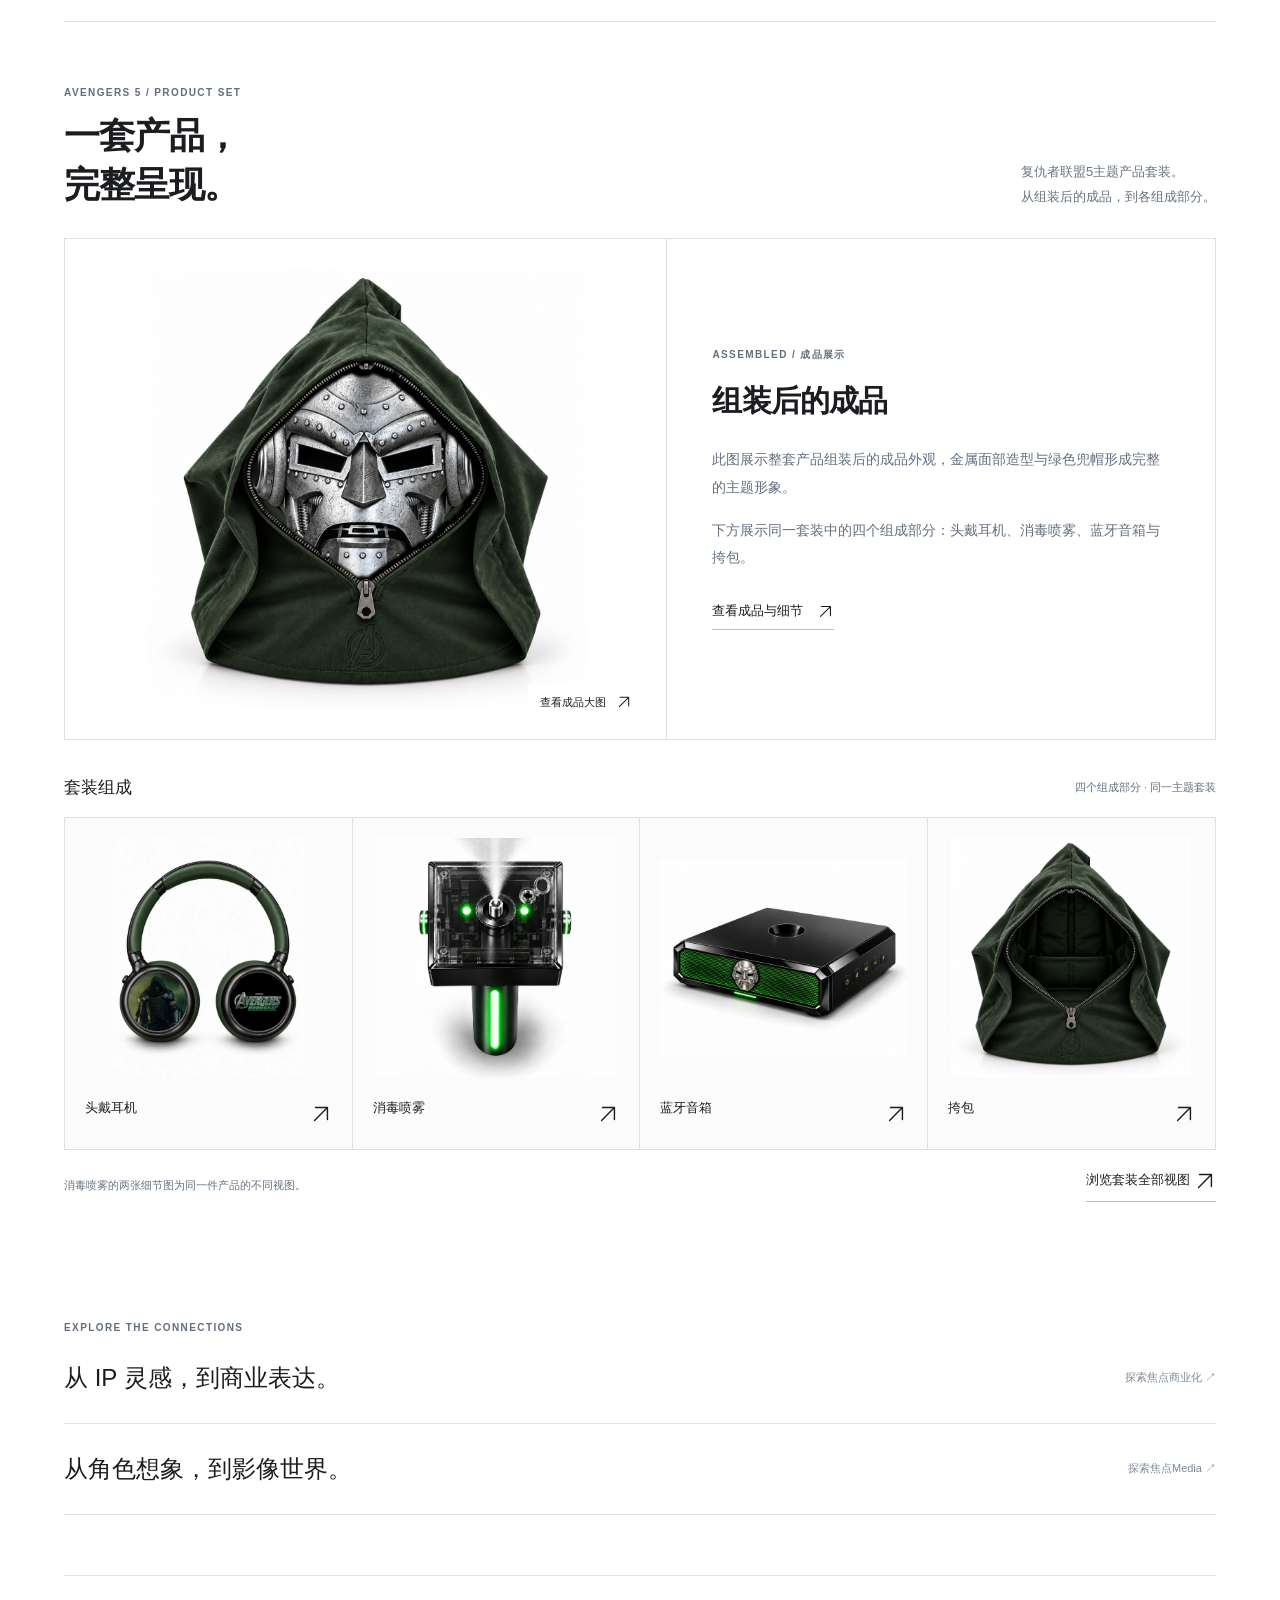
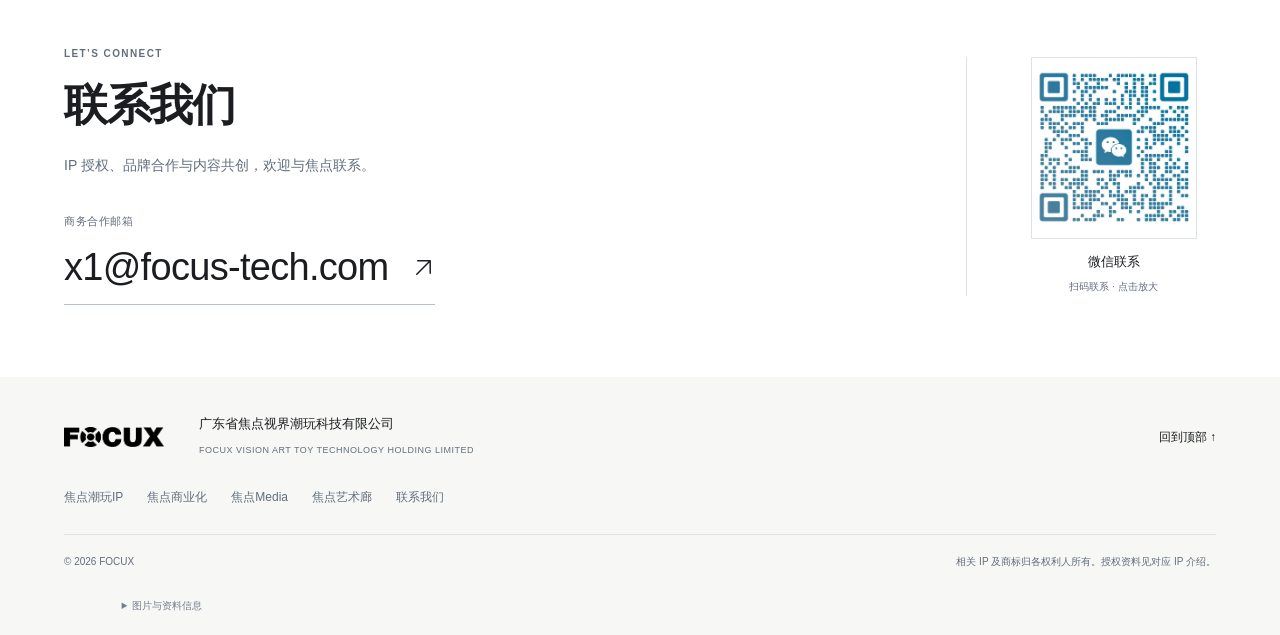
<file: ip.html>
<!doctype html><html lang="zh-CN"><head><meta charset="UTF-8"><meta name="viewport" content="width=device-width,initial-scale=1"><meta name="description" content="探索焦点潮玩IP矩阵：主推Bruce Lee与Jewel，呈现人物文化、角色故事及对应授权资料。"><meta name="theme-color" content="#ffffff"><title>焦点潮玩IP｜FOCUX 焦点潮玩科技</title><link rel="stylesheet" href="assets/home.css?v=20261119-13"><script defer src="assets/galleries.js?v=20261119-13"></script><script defer src="assets/home.js?v=20261119-13"></script><script src="assets/language.js?v=20261119-13" defer></script><link rel="canonical" href="https://focux-art.com/ip.html"><link rel="alternate" hreflang="zh-CN" href="https://focux-art.com/ip.html"><link rel="alternate" hreflang="en" href="https://focux-art.com/en/ip.html"><link rel="alternate" hreflang="x-default" href="https://focux-art.com/ip.html"></head><body><svg xmlns="http://www.w3.org/2000/svg" class="icon-definitions" width="0" height="0" aria-hidden="true" focusable="false"><defs><symbol id="focux-ip" viewBox="0 0 24 24"><rect x="3" y="3" width="7" height="7" rx="1"/><rect x="14" y="3" width="7" height="7" rx="1"/><rect x="3" y="14" width="7" height="7" rx="1"/><path d="M17.5 13v9m-4.5-4.5h9"/></symbol><symbol id="focux-commerce" viewBox="0 0 24 24"><path d="M8 7V5.5A2.5 2.5 0 0 1 10.5 3h3A2.5 2.5 0 0 1 16 5.5V7"/><rect x="3" y="7" width="18" height="14" rx="2"/><path d="M3 12.5c5 3 13 3 18 0M10 14.5v2h4v-2"/></symbol><symbol id="focux-film" viewBox="0 0 24 24"><path d="m3 8 17-5 1.5 5L4.5 13zM7 7l3 4m3-6 3 4M4.5 13v7a1 1 0 0 0 1 1h14a1 1 0 0 0 1-1V11"/><path d="m10 15 5 2-5 2z" fill="currentColor" stroke="none"/></symbol><symbol id="focux-match" viewBox="0 0 24 24"><circle cx="8" cy="12" r="5"/><circle cx="16" cy="12" r="5"/><path d="m10 12 1.5 1.5L15 10"/></symbol><symbol id="focux-design" viewBox="0 0 24 24"><path d="m12 3 9 5-9 5-9-5zM3 8v9l9 5 9-5V8M12 13v9M7.5 5.5l9 5"/></symbol><symbol id="focux-channels" viewBox="0 0 24 24"><rect x="9" y="3" width="6" height="5" rx="1"/><rect x="2" y="16" width="6" height="5" rx="1"/><rect x="16" y="16" width="6" height="5" rx="1"/><path d="M12 8v4m-7 4v-4h14v4"/></symbol><symbol id="focux-users" viewBox="0 0 24 24"><circle cx="9" cy="8" r="3"/><path d="M3 21v-2a6 6 0 0 1 12 0v2M16 5a3 3 0 0 1 0 6m2 4a5 5 0 0 1 3 4v2"/></symbol><symbol id="focux-ai-film" viewBox="0 0 24 24"><rect x="3" y="6" width="15" height="15" rx="2"/><path d="m8 10 6 3.5L8 17zM18 8l3 2v7l-3 2M19 1v4m-2-2h4"/></symbol><symbol id="focux-live" viewBox="0 0 24 24"><rect x="5" y="2.5" width="14" height="19" rx="2"/><circle cx="12" cy="9" r="2.5"/><path d="M8 17a4 4 0 0 1 8 0M10 19h4"/></symbol><symbol id="focux-ai-series" viewBox="0 0 24 24"><path d="M5 3h14M4 7h16"/><rect x="3" y="11" width="18" height="10" rx="2"/><path d="m9 13.5 5 2.5-5 2.5z" fill="currentColor" stroke="none"/></symbol><symbol id="focux-globe" viewBox="0 0 24 24"><circle cx="12" cy="12" r="9"/><ellipse cx="12" cy="12" rx="4" ry="9"/><path d="M3 12h18M4.5 7.5h15m-15 9h15"/></symbol><symbol id="focux-authorization" viewBox="0 0 24 24"><path d="m12 2 8 3v6c0 5-4 8.5-8 11-4-2.5-8-6-8-11V5z"/><path d="m8 11.5 2.5 2.5 5.5-6"/></symbol><symbol id="focux-arrow-up-right" viewBox="0 0 24 24"><path d="M5 19 19 5M6 5h13v13"/></symbol><symbol id="focux-arrow-right" viewBox="0 0 24 24"><path d="M3 12h18m-7-7 7 7-7 7"/></symbol><symbol id="focux-arrow-down" viewBox="0 0 24 24"><path d="M12 3v18m-7-7 7 7 7-7"/></symbol><symbol id="focux-menu" viewBox="0 0 24 24"><path d="M4 6h16M4 12h16M4 18h16"/></symbol><symbol id="focux-close" viewBox="0 0 24 24"><path d="m6 6 12 12M6 18 18 6"/></symbol><symbol id="focux-zoom" viewBox="0 0 24 24"><circle cx="10" cy="10" r="6.5"/><path d="m15 15 6 6M7 10h6m-3-3v6"/></symbol></defs></svg><a class="skip-link" href="#top">跳至正文</a><header><a href="index.html" class="identity" aria-label="焦点潮玩科技首页"><img src="assets/home/focux-logo.webp" alt="FOCUX" width="1812" height="379" decoding="async"><span>焦点潮玩科技</span></a><button class="menu-toggle" aria-expanded="false" aria-controls="main-nav">菜单 <svg class="ui-icon" aria-hidden="true" focusable="false" viewBox="0 0 24 24"><use href="#focux-menu"></use></svg></button><nav id="main-nav"><a href="index.html">首页</a><a href="ip.html" class="current" aria-current="page">焦点潮玩IP</a><a href="business.html">焦点商业化</a><a href="film.html">焦点Media</a><a href="art.html">焦点艺术廊</a><a href="index.html#about">关于我们</a><a class="mobile-contact" href="#contact">联系我们</a></nav><div class="language-switch" aria-label="语言切换"><span aria-current="true">中文</span><i>/</i><a href="en/ip.html" lang="en" hreflang="en" data-language-switch="en">EN</a></div><a class="contact-link" href="#contact">联系我们 <span><svg class="ui-icon" aria-hidden="true" focusable="false" viewBox="0 0 24 24"><use href="#focux-arrow-up-right"></use></svg></span></a></header><main id="top"><section class="ip-carousel container" aria-label="焦点潮玩IP 精选" aria-roledescription="轮播图"><div class="inner-top"><p class="eyebrow">FOCUX / INTELLECTUAL PROPERTY</p><span>01 — IP UNIVERSE</span></div><div class="ip-carousel-stage"><article class="ip-slide is-active" data-slide="0" role="group" aria-roledescription="幻灯片" aria-label="1 / 5：BRUCE LEE / 李小龙" aria-hidden="false"><div class="ip-slide-copy"><p class="eyebrow">BRUCE LEE / 李小龙</p><h1>经典的力量。<br><span>持续的启发。</span></h1><p class="ip-slide-description">跨越银幕与武术，李小龙的文化精神与个人风格，持续启发新的表达。</p><button class="ip-slide-cta" data-ip="bruce">探索 IP <svg class="ui-icon" aria-hidden="true" focusable="false" viewBox="0 0 24 24"><use href="#focux-arrow-up-right"></use></svg></button></div><div class="ip-slide-art"><img src="assets/home/bruce-mirror-scene.webp" alt="李小龙官方镜室影像" width="1800" height="1260" decoding="async" fetchpriority="high"></div></article><article class="ip-slide" data-slide="1" role="group" aria-roledescription="幻灯片" aria-label="2 / 5：JEWEL / POW!" aria-hidden="true" inert><div class="ip-slide-copy"><p class="eyebrow">JEWEL / POW!</p><h2>英雄的世界。<br><span>想象的边界。</span></h2><p class="ip-slide-description">从角色故事到产品设计与影像创作，探索 Jewel 英雄世界的更多可能。</p><button class="ip-slide-cta" data-ip="jewel">探索 IP <svg class="ui-icon" aria-hidden="true" focusable="false" viewBox="0 0 24 24"><use href="#focux-arrow-up-right"></use></svg></button></div><div class="ip-slide-art"><img src="assets/jewel.webp" alt="Jewel 官方角色主视觉" width="1199" height="1200" decoding="async" loading="eager"></div></article><article class="ip-slide" data-slide="2" role="group" aria-roledescription="幻灯片" aria-label="3 / 5：STAN LEE / 斯坦李" aria-hidden="true" inert><div class="ip-slide-copy"><p class="eyebrow">STAN LEE / 斯坦李</p><h2>创意的源点。<br><span>故事的延伸。</span></h2><p class="ip-slide-description">鲜明的人物形象与漫画创作精神，让超级英雄文化连接更多热爱。</p><button class="ip-slide-cta" data-ip="stan">探索 IP <svg class="ui-icon" aria-hidden="true" focusable="false" viewBox="0 0 24 24"><use href="#focux-arrow-up-right"></use></svg></button></div><div class="ip-slide-art"><img src="assets/stan.webp" alt="斯坦李黄色背景人物插画" width="1200" height="1200" decoding="async" loading="eager"></div></article><article class="ip-slide" data-slide="3" role="group" aria-roledescription="幻灯片" aria-label="4 / 5：MOLANG / 萌浪兔" aria-hidden="true" inert><div class="ip-slide-copy"><p class="eyebrow">MOLANG / 萌浪兔</p><h2>温暖的陪伴。<br><span>日常的想象。</span></h2><p class="ip-slide-description">让角色走进生活，以温暖、友谊与柔软的日常，传递简单的快乐。</p><button class="ip-slide-cta" data-ip="molang">探索 IP <svg class="ui-icon" aria-hidden="true" focusable="false" viewBox="0 0 24 24"><use href="#focux-arrow-up-right"></use></svg></button></div><div class="ip-slide-art"><img src="assets/gallery/molang-home.webp" alt="萌浪兔家居生活场景" width="1174" height="1200" decoding="async" loading="eager"></div></article><article class="ip-slide" data-slide="4" role="group" aria-roledescription="幻灯片" aria-label="5 / 5：AVENGERS 5 / 主题套装" aria-hidden="true" inert><div class="ip-slide-copy"><p class="eyebrow">AVENGERS 5 / 主题套装</p><h2>从主题想象，<br><span>到完整呈现。</span></h2><p class="ip-slide-description">以组装后的成品与套装组成，展示 IP 主题在产品设计中的完整表达。</p><button class="ip-slide-cta" data-ip="avengers">探索 IP <svg class="ui-icon" aria-hidden="true" focusable="false" viewBox="0 0 24 24"><use href="#focux-arrow-up-right"></use></svg></button></div><div class="ip-slide-art"><img src="assets/gallery/avengers-set-assembled.webp" alt="复仇者联盟5主题套装组装后的成品" width="1254" height="1254" decoding="async" loading="eager"></div></article></div><div class="ip-carousel-footer"><div class="ip-carousel-pagination" aria-label="选择轮播图片"><button class="ip-carousel-dot is-active" data-carousel-to="0" aria-label="第1张：BRUCE LEE / 李小龙" aria-current="true"><span class="carousel-dot-track"><i></i></span><span class="carousel-dot-name">BRUCE LEE</span></button><button class="ip-carousel-dot" data-carousel-to="1" aria-label="第2张：JEWEL / POW!" aria-current="false"><span class="carousel-dot-track"><i></i></span><span class="carousel-dot-name">JEWEL</span></button><button class="ip-carousel-dot" data-carousel-to="2" aria-label="第3张：STAN LEE / 斯坦李" aria-current="false"><span class="carousel-dot-track"><i></i></span><span class="carousel-dot-name">STAN LEE</span></button><button class="ip-carousel-dot" data-carousel-to="3" aria-label="第4张：MOLANG / 萌浪兔" aria-current="false"><span class="carousel-dot-track"><i></i></span><span class="carousel-dot-name">MOLANG</span></button><button class="ip-carousel-dot" data-carousel-to="4" aria-label="第5张：AVENGERS 5 / 主题套装" aria-current="false"><span class="carousel-dot-track"><i></i></span><span class="carousel-dot-name">AVENGERS 5</span></button></div><div class="ip-carousel-controls"><span class="ip-carousel-counter" aria-hidden="true"><b>01</b> / 05</span><button data-carousel-prev aria-label="上一张">←</button><button data-carousel-pause aria-label="暂停自动轮播" aria-pressed="false"><span aria-hidden="true">Ⅱ</span></button><button data-carousel-next aria-label="下一张">→</button></div></div><p class="carousel-announcement sr-only" aria-live="polite" aria-atomic="true"></p></section><nav class="chapter-jumps container" aria-label="IP内容分区"><a href="#ip">IP 矩阵</a><a href="#culture">01 文化与创作档案</a><a href="#series">02 产品与衍生设计</a></nav><section class="ip-section container section" id="ip"><div class="section-head compact-head"><div><p class="eyebrow icon-eyebrow"><svg class="ui-icon" aria-hidden="true" focusable="false" viewBox="0 0 24 24"><use href="#focux-ip"></use></svg>01 / FOCUX IP</p><h2>每个 IP，<br class="mobile-break">都有自己的世界。</h2></div><p class="section-intro">从经典人物到潮流角色，<br>探索不同文化的独特表达。</p></div><div class="featured-ip-heading"><span>FEATURED IP</span><p>李小龙 BRUCE LEE <i>／</i> JEWEL</p></div><div class="ip-grid featured-ip-grid"><button class="ip-card ip-bruce" id="ip-bruce" data-ip="bruce"><div class="ip-image"><img src="assets/home/bruce-mirror-scene.webp" alt="李小龙官方镜室影像" loading="lazy" width="1281" height="1600" decoding="async"><span>01 / BRUCE LEE</span><b><svg class="ui-icon" aria-hidden="true" focusable="false" viewBox="0 0 24 24"><use href="#focux-arrow-up-right"></use></svg></b></div><div class="ip-caption"><h3>李小龙 <em>BRUCE LEE</em></h3><span>探索 IP ↗</span></div><p>跨越银幕与武术，持续启发文化与创作。</p><small>官方形象 · 文化精神 · 授权资料</small></button><button class="ip-card ip-jewel" id="ip-jewel" data-ip="jewel"><div class="ip-image"><img src="assets/home/jewel-world.webp" alt="Jewel角色世界场景" loading="lazy" width="807" height="807" decoding="async"><span>02 / JEWEL</span><b><svg class="ui-icon" aria-hidden="true" focusable="false" viewBox="0 0 24 24"><use href="#focux-arrow-up-right"></use></svg></b></div><div class="ip-caption"><h3>Jewel <em>POW!</em></h3><span>探索 IP ↗</span></div><p>以鲜明角色形象，连接想象与故事表达。</p><small>角色形象 · 英雄故事 · 授权资料</small></button></div><div class="secondary-ip-heading"><p>更多 IP 与系列</p><span>MORE TO EXPLORE</span></div><div class="secondary-ip-grid"><button data-ip="stan"><div class="secondary-visual secondary-stan"><img src="assets/stan.webp" alt="斯坦李" loading="lazy" width="1200" height="1200" decoding="async"></div><h3>斯坦李 <b><svg class="ui-icon" aria-hidden="true" focusable="false" viewBox="0 0 24 24"><use href="#focux-arrow-up-right"></use></svg></b></h3><small>STAN LEE</small></button><button data-ip="avengers"><div class="secondary-visual secondary-avengers"><img src="assets/home/avengers.webp" alt="复仇者联盟5" loading="lazy" width="250" height="377" decoding="async"></div><h3>复仇者联盟5 <b><svg class="ui-icon" aria-hidden="true" focusable="false" viewBox="0 0 24 24"><use href="#focux-arrow-up-right"></use></svg></b></h3><small>AVENGERS 5 · 主题套装</small></button><button data-ip="bugatti"><div class="secondary-visual secondary-bugatti"><img src="assets/home/s30-image90.webp" alt="布加迪精酿啤酒品牌系列" loading="lazy" width="975" height="1300" decoding="async"></div><h3>布加迪精酿啤酒 <b><svg class="ui-icon" aria-hidden="true" focusable="false" viewBox="0 0 24 24"><use href="#focux-arrow-up-right"></use></svg></b></h3><small>BUGATTI MENEGOLLI</small></button><button data-ip="disney"><div class="secondary-visual secondary-disney"><img src="assets/disney.webp" alt="迪士尼" loading="lazy" width="1065" height="1200" decoding="async"></div><h3>迪士尼 <b><svg class="ui-icon" aria-hidden="true" focusable="false" viewBox="0 0 24 24"><use href="#focux-arrow-up-right"></use></svg></b></h3><small>DISNEY</small></button><button data-ip="cat"><div class="secondary-visual secondary-cat"><img src="assets/cat.webp" alt="魔鬼猫" loading="lazy" width="426" height="396" decoding="async"></div><h3>魔鬼猫 <b><svg class="ui-icon" aria-hidden="true" focusable="false" viewBox="0 0 24 24"><use href="#focux-arrow-up-right"></use></svg></b></h3><small>ZOMBIESCAT</small></button><button data-ip="molang"><div class="secondary-visual secondary-molang"><img src="assets/molang.webp" alt="萌浪兔" loading="lazy" width="651" height="586" decoding="async"></div><h3>萌浪兔 <b><svg class="ui-icon" aria-hidden="true" focusable="false" viewBox="0 0 24 24"><use href="#focux-arrow-up-right"></use></svg></b></h3><small>MOLANG</small></button></div></section><section class="culture-section container section" id="culture"><div class="section-head"><div><p class="eyebrow">01 / CULTURE & ORIGINS</p><h2>先认识故事，<br>再走近每一个 IP。</h2></div><p class="section-intro">人物、原型与创作的来处。<br>从历史影像，读懂文化的力量。</p></div><article class="culture-story" id="culture-bruce"><div class="culture-story-head"><div><p class="eyebrow">BRUCE LEE</p><h3>李小龙</h3></div><a class="plain-link" href="#series-bruce">查看产品与衍生 <svg class="ui-icon" aria-hidden="true" focusable="false" viewBox="0 0 24 24"><use href="#focux-arrow-up-right"></use></svg></a></div><div class="culture-feature"><button class="culture-feature-image" data-gallery-open="culture-bruce-0" aria-label="放大查看李小龙文化影像"><img src="assets/editorial/bruce-reading.webp" alt="力量之外，思想长存。" loading="lazy"><span>查看影像 <svg class="ui-icon" aria-hidden="true" focusable="false" viewBox="0 0 24 24"><use href="#focux-arrow-up-right"></use></svg></span></button><div class="culture-feature-copy"><h4>力量之外，思想长存。</h4><p>李小龙（1940—1973）的影响，跨越武术、电影与流行文化。从香港的成长经历，到美国的教学探索，再到银幕上的突破，他持续寻找属于自己的表达方式。</p><p>在武术训练之外，他阅读、书写，也研究身体与镜头的关系。截拳道所强调的开放与个人表达，让他的文化影响延伸到银幕之外。通过生活照片、师承影像与著述，走近一个不断学习、思考与创作的李小龙。</p></div></div><ol class="culture-timeline"><li><strong>1940</strong><p>生于旧金山，成长于香港。</p></li><li><strong>1959—1960年代</strong><p>赴美生活、教学，探索个人武术表达。</p></li><li><strong>1971—1973</strong><p>回港发展电影，留下具有国际影响的银幕作品。</p></li></ol><div class="culture-image-grid"><button class="gallery-tile" data-gallery-open="culture-bruce-1" aria-label="放大查看生活中的李小龙"><span class="gallery-picture"><img src="assets/editorial/bruce-life.webp" alt="生活中的李小龙" loading="lazy" decoding="async"><b><svg class="ui-icon" aria-hidden="true" focusable="false" viewBox="0 0 24 24"><use href="#focux-arrow-up-right"></use></svg></b></span><span class="gallery-title">生活中的李小龙</span><small>李小龙 · 文化与创作档案</small></button><button class="gallery-tile" data-gallery-open="culture-bruce-2" aria-label="放大查看师承与成长"><span class="gallery-picture"><img src="assets/editorial/bruce-ipman.webp" alt="师承与成长" loading="lazy" decoding="async"><b><svg class="ui-icon" aria-hidden="true" focusable="false" viewBox="0 0 24 24"><use href="#focux-arrow-up-right"></use></svg></b></span><span class="gallery-title">师承与成长</span><small>李小龙 · 文化与创作档案</small></button><button class="gallery-tile" data-gallery-open="culture-bruce-3" aria-label="放大查看教学与武术探索"><span class="gallery-picture"><img src="assets/editorial/bruce-school.webp" alt="教学与武术探索" loading="lazy" decoding="async"><b><svg class="ui-icon" aria-hidden="true" focusable="false" viewBox="0 0 24 24"><use href="#focux-arrow-up-right"></use></svg></b></span><span class="gallery-title">教学与武术探索</span><small>李小龙 · 文化与创作档案</small></button><button class="gallery-tile" data-gallery-open="culture-bruce-4" aria-label="放大查看武术著述"><span class="gallery-picture"><img src="assets/editorial/bruce-book.webp" alt="武术著述" loading="lazy" decoding="async"><b><svg class="ui-icon" aria-hidden="true" focusable="false" viewBox="0 0 24 24"><use href="#focux-arrow-up-right"></use></svg></b></span><span class="gallery-title">武术著述</span><small>李小龙 · 文化与创作档案</small></button><button class="gallery-tile" data-gallery-open="culture-bruce-5" aria-label="放大查看手写诗作与思考"><span class="gallery-picture"><img src="assets/editorial/bruce-poetry.webp" alt="手写诗作与思考" loading="lazy" decoding="async"><b><svg class="ui-icon" aria-hidden="true" focusable="false" viewBox="0 0 24 24"><use href="#focux-arrow-up-right"></use></svg></b></span><span class="gallery-title">手写诗作与思考</span><small>李小龙 · 文化与创作档案</small></button></div></article><article class="culture-story" id="culture-jewel"><div class="culture-story-head"><div><p class="eyebrow">JEWEL / CREATED BY STAN LEE</p><h3>Jewel</h3></div><a class="plain-link" href="#series-jewel">查看产品与衍生 <svg class="ui-icon" aria-hidden="true" focusable="false" viewBox="0 0 24 24"><use href="#focux-arrow-up-right"></use></svg></a></div><div class="culture-feature"><button class="culture-feature-image" data-gallery-open="culture-jewel-0" aria-label="放大查看Jewel文化影像"><img src="assets/editorial/jewel-unveiling.webp" alt="从真实的灵感，到英雄的想象。" loading="lazy"><span>查看影像 <svg class="ui-icon" aria-hidden="true" focusable="false" viewBox="0 0 24 24"><use href="#focux-arrow-up-right"></use></svg></span></button><div class="culture-feature-copy"><h4>从真实的灵感，到英雄的想象。</h4><p>Jewel 是 Stan Lee 为香港女歌手邓紫棋 G.E.M. 创作的个人人物形象。她的歌声与舞台能量，成为这个英雄角色的重要创作灵感。</p><p>2018 年，Jewel 在上海的 Stan Lee 相关活动中公开亮相。原始视觉以鲜明的角色轮廓、舞台氛围与动作姿态，把音乐人的个人表达转化为英雄形象。这里从人物原型与创作缘起出发，再走向角色设计、产品与后续视觉演绎。</p></div></div><ol class="culture-timeline"><li><strong>创作缘起</strong><p>Stan Lee 与 G.E.M. 相遇，人物与歌声成为灵感。</p></li><li><strong>2018</strong><p>Jewel 角色公开亮相。</p></li><li><strong>视觉延展</strong><p>由原始形象，探索产品设计与影像表达。</p></li></ol><div class="culture-image-grid"><button class="gallery-tile" data-gallery-open="culture-jewel-1" aria-label="放大查看Stan Lee 与 G.E.M. 的相遇"><span class="gallery-picture"><img src="assets/editorial/jewel-origin.webp" alt="Stan Lee 与 G.E.M. 的相遇" loading="lazy" decoding="async"><b><svg class="ui-icon" aria-hidden="true" focusable="false" viewBox="0 0 24 24"><use href="#focux-arrow-up-right"></use></svg></b></span><span class="gallery-title">Stan Lee 与 G.E.M. 的相遇</span><small>Jewel · 文化与创作档案</small></button><button class="gallery-tile" data-gallery-open="culture-jewel-2" aria-label="放大查看Jewel 原始角色形象"><span class="gallery-picture"><img src="assets/jewel.webp" alt="Jewel 原始角色形象" loading="lazy" decoding="async"><b><svg class="ui-icon" aria-hidden="true" focusable="false" viewBox="0 0 24 24"><use href="#focux-arrow-up-right"></use></svg></b></span><span class="gallery-title">Jewel 原始角色形象</span><small>Jewel · 文化与创作档案</small></button></div></article><article class="culture-story" id="culture-stan"><div class="culture-story-head"><div><p class="eyebrow">STAN LEE / CREATIVE LEGACY</p><h3>Stan Lee</h3></div><a class="plain-link" href="#series-stan">查看产品与衍生 <svg class="ui-icon" aria-hidden="true" focusable="false" viewBox="0 0 24 24"><use href="#focux-arrow-up-right"></use></svg></a></div><div class="culture-feature"><button class="culture-feature-image" data-gallery-open="culture-stan-0" aria-label="放大查看Stan Lee文化影像"><img src="assets/editorial/stan-working.webp" alt="每个英雄背后，都有想象的起点。" loading="lazy"><span>查看影像 <svg class="ui-icon" aria-hidden="true" focusable="false" viewBox="0 0 24 24"><use href="#focux-arrow-up-right"></use></svg></span></button><div class="culture-feature-copy"><h4>每个英雄背后，都有想象的起点。</h4><p>Stan Lee（1922—2018）是一位漫画编剧、编辑与创作者。他与 Jack Kirby、Steve Ditko 等艺术家合作，将人物的日常烦恼、情感与责任融入超级英雄故事。</p><p>从故事构思到分镜批注，从纸上的对白到更广阔的影像世界，创作始终贯穿他的人生。人物影像、漫画笔记与公开活动记录，呈现了他对故事、读者和想象力的持续热情。</p></div></div><ol class="culture-timeline"><li><strong>1941</strong><p>以 Stan Lee 署名发表早期文字故事。</p></li><li><strong>1960年代</strong><p>与多位艺术家共同塑造经典漫画角色。</p></li><li><strong>2008年度</strong><p>获美国国家艺术奖章，创作影响延续至今。</p></li></ol><div class="culture-image-grid"><button class="gallery-tile" data-gallery-open="culture-stan-1" aria-label="放大查看与观众分享创作热情"><span class="gallery-picture"><img src="assets/editorial/stan-stage.webp" alt="与观众分享创作热情" loading="lazy" decoding="async"><b><svg class="ui-icon" aria-hidden="true" focusable="false" viewBox="0 0 24 24"><use href="#focux-arrow-up-right"></use></svg></b></span><span class="gallery-title">与观众分享创作热情</span><small>Stan Lee · 文化与创作档案</small></button><button class="gallery-tile" data-gallery-open="culture-stan-2" aria-label="放大查看漫画分镜与手写笔记"><span class="gallery-picture"><img src="assets/gallery/stan-s5-image7.webp" alt="漫画分镜与手写笔记" loading="lazy" decoding="async"><b><svg class="ui-icon" aria-hidden="true" focusable="false" viewBox="0 0 24 24"><use href="#focux-arrow-up-right"></use></svg></b></span><span class="gallery-title">漫画分镜与手写笔记</span><small>Stan Lee · 文化与创作档案</small></button><button class="gallery-tile" data-gallery-open="culture-stan-3" aria-label="放大查看故事与创作的记录"><span class="gallery-picture"><img src="assets/gallery/stan-s57-image150.webp" alt="故事与创作的记录" loading="lazy" decoding="async"><b><svg class="ui-icon" aria-hidden="true" focusable="false" viewBox="0 0 24 24"><use href="#focux-arrow-up-right"></use></svg></b></span><span class="gallery-title">故事与创作的记录</span><small>Stan Lee · 文化与创作档案</small></button></div></article></section><section class="series-section container section products-chapter" id="series"><div class="section-head"><div><p class="eyebrow">02 / PRODUCTS & DESIGN</p><h2>从文化灵感，<br>到日常中的设计。</h2></div><p class="section-intro">产品与衍生设计，独立呈现。<br>点击图片，查看系列与细节。</p></div><p class="gallery-note">部分内容为设计方案或示意展示，不代表全部已上市。</p><article class="brand-gallery" id="series-bruce"><div class="brand-gallery-heading"><div><p class="eyebrow">BRUCE LEE COLLECTION</p><h3>Bruce Lee · 科技生活</h3></div><a class="plain-link" href="#culture-bruce">回看文化档案 ↑</a></div><div class="gallery-grid"><button class="gallery-tile" data-gallery-open="bruce-s3-image10" aria-label="放大查看李小龙智能水杯礼盒"><span class="gallery-picture"><img src="assets/gallery/bruce-s3-image10.webp" alt="李小龙智能水杯礼盒" loading="lazy" decoding="async"><b><svg class="ui-icon" aria-hidden="true" focusable="false" viewBox="0 0 24 24"><use href="#focux-arrow-up-right"></use></svg></b></span><span class="gallery-title">李小龙智能水杯礼盒</span><small>产品展示</small><span class="product-price"><span>水杯礼盒售价</span><strong>¥499</strong></span><span class="product-detail-cta">查看礼盒详情 ↗</span></button><button class="gallery-tile" data-gallery-open="bruce-s4-image16" aria-label="放大查看BRUCE LEE-PC01 · 充电宝（水杯礼盒）"><span class="gallery-picture"><img src="assets/gallery/bruce-s4-image16.webp" alt="BRUCE LEE-PC01 · 充电宝（水杯礼盒）" loading="lazy" decoding="async"><b><svg class="ui-icon" aria-hidden="true" focusable="false" viewBox="0 0 24 24"><use href="#focux-arrow-up-right"></use></svg></b></span><span class="gallery-title">BRUCE LEE-PC01 · 充电宝（水杯礼盒）</span><small>产品展示</small><span class="included-note">水杯礼盒内含配件，不单独售卖</span></button><button class="gallery-tile" data-gallery-open="bruce-s7-image27" aria-label="放大查看BRUCE LEE-G01 · 智能眼镜"><span class="gallery-picture"><img src="assets/gallery/bruce-s7-image27.webp" alt="BRUCE LEE-G01 · 智能眼镜" loading="lazy" decoding="async"><b><svg class="ui-icon" aria-hidden="true" focusable="false" viewBox="0 0 24 24"><use href="#focux-arrow-up-right"></use></svg></b></span><span class="gallery-title">BRUCE LEE-G01 · 智能眼镜</span><small>产品展示</small><span class="product-price"><span>眼镜礼盒售价</span><strong>¥799</strong></span></button><button class="gallery-tile" data-gallery-open="bruce-s8-image32" aria-label="放大查看BRUCE LEE-PC02 · 磁吸充电宝（眼镜礼盒）"><span class="gallery-picture"><img src="assets/gallery/bruce-s8-image32.webp" alt="BRUCE LEE-PC02 · 磁吸充电宝（眼镜礼盒）" loading="lazy" decoding="async"><b><svg class="ui-icon" aria-hidden="true" focusable="false" viewBox="0 0 24 24"><use href="#focux-arrow-up-right"></use></svg></b></span><span class="gallery-title">BRUCE LEE-PC02 · 磁吸充电宝（眼镜礼盒）</span><small>产品展示</small><span class="included-note">眼镜礼盒内含配件，不单独售卖</span></button><button class="gallery-tile" data-gallery-open="bruce-s14-image52" aria-label="放大查看BRUCE LEE-EC1 · OWS 耳机"><span class="gallery-picture"><img src="assets/gallery/bruce-s14-image52.webp" alt="BRUCE LEE-EC1 · OWS 耳机" loading="lazy" decoding="async"><b><svg class="ui-icon" aria-hidden="true" focusable="false" viewBox="0 0 24 24"><use href="#focux-arrow-up-right"></use></svg></b></span><span class="gallery-title">BRUCE LEE-EC1 · OWS 耳机</span><small>产品展示</small><span class="product-price"><span>内销售价</span><strong>¥899</strong></span></button><button class="gallery-tile" data-gallery-open="bruce-s17-image63" aria-label="放大查看BRUCE LEE-EG1 · OWS 耳机"><span class="gallery-picture"><img src="assets/gallery/bruce-s17-image63.webp" alt="BRUCE LEE-EG1 · OWS 耳机" loading="lazy" decoding="async"><b><svg class="ui-icon" aria-hidden="true" focusable="false" viewBox="0 0 24 24"><use href="#focux-arrow-up-right"></use></svg></b></span><span class="gallery-title">BRUCE LEE-EG1 · OWS 耳机</span><small>产品展示</small><span class="product-price"><span>外销售价</span><strong>¥1,399</strong></span></button><button class="gallery-tile" data-gallery-open="bruce-s20-image71" aria-label="放大查看BRUCE LEE-PG01 · 超薄充电宝"><span class="gallery-picture"><img src="assets/gallery/bruce-s20-image71.webp" alt="BRUCE LEE-PG01 · 超薄充电宝" loading="lazy" decoding="async"><b><svg class="ui-icon" aria-hidden="true" focusable="false" viewBox="0 0 24 24"><use href="#focux-arrow-up-right"></use></svg></b></span><span class="gallery-title">BRUCE LEE-PG01 · 超薄充电宝</span><small>产品展示</small><span class="product-price"><span>售价</span><strong>¥369</strong></span></button></div></article><article class="brand-gallery" id="series-jewel"><div class="brand-gallery-heading"><div><p class="eyebrow">JEWEL COLLECTION</p><h3>Jewel · 角色与设计</h3></div><a class="plain-link" href="#culture-jewel">回看文化档案 ↑</a></div><div class="gallery-grid"><button class="gallery-tile" data-gallery-open="jewel-13" aria-label="放大查看充电宝系列"><span class="gallery-picture"><img src="assets/gallery/jewel-13.webp" alt="充电宝系列" loading="lazy" decoding="async"><b><svg class="ui-icon" aria-hidden="true" focusable="false" viewBox="0 0 24 24"><use href="#focux-arrow-up-right"></use></svg></b></span><span class="gallery-title">充电宝系列</span><small>产品设计展示</small><span class="product-price is-pending"><span>售价</span><strong>待定</strong></span></button><button class="gallery-tile" data-gallery-open="jewel-14" aria-label="放大查看开放式耳机"><span class="gallery-picture"><img src="assets/gallery/jewel-14.webp" alt="开放式耳机" loading="lazy" decoding="async"><b><svg class="ui-icon" aria-hidden="true" focusable="false" viewBox="0 0 24 24"><use href="#focux-arrow-up-right"></use></svg></b></span><span class="gallery-title">开放式耳机</span><small>产品设计展示</small><span class="product-price is-pending"><span>售价</span><strong>待定</strong></span></button><button class="gallery-tile" data-gallery-open="jewel-15" aria-label="放大查看换脸耳机设计"><span class="gallery-picture"><img src="assets/gallery/jewel-15.webp" alt="换脸耳机设计" loading="lazy" decoding="async"><b><svg class="ui-icon" aria-hidden="true" focusable="false" viewBox="0 0 24 24"><use href="#focux-arrow-up-right"></use></svg></b></span><span class="gallery-title">换脸耳机设计</span><small>产品设计展示</small><span class="product-price is-pending"><span>售价</span><strong>待定</strong></span></button><button class="gallery-tile" data-gallery-open="jewel-17" aria-label="放大查看电竞座椅"><span class="gallery-picture"><img src="assets/gallery/jewel-17.webp" alt="电竞座椅" loading="lazy" decoding="async"><b><svg class="ui-icon" aria-hidden="true" focusable="false" viewBox="0 0 24 24"><use href="#focux-arrow-up-right"></use></svg></b></span><span class="gallery-title">电竞座椅</span><small>产品设计展示</small><span class="product-price is-pending"><span>售价</span><strong>待定</strong></span></button><button class="gallery-tile" data-gallery-open="jewel-18" aria-label="放大查看头戴耳机"><span class="gallery-picture"><img src="assets/gallery/jewel-18.webp" alt="头戴耳机" loading="lazy" decoding="async"><b><svg class="ui-icon" aria-hidden="true" focusable="false" viewBox="0 0 24 24"><use href="#focux-arrow-up-right"></use></svg></b></span><span class="gallery-title">头戴耳机</span><small>产品设计展示</small><span class="product-price is-pending"><span>售价</span><strong>待定</strong></span></button><button class="gallery-tile" data-gallery-open="jewel-19" aria-label="放大查看电竞键盘"><span class="gallery-picture"><img src="assets/gallery/jewel-19.webp" alt="电竞键盘" loading="lazy" decoding="async"><b><svg class="ui-icon" aria-hidden="true" focusable="false" viewBox="0 0 24 24"><use href="#focux-arrow-up-right"></use></svg></b></span><span class="gallery-title">电竞键盘</span><small>产品设计展示</small><span class="product-price is-pending"><span>售价</span><strong>待定</strong></span></button><button class="gallery-tile" data-gallery-open="jewel-21" aria-label="放大查看手机保护壳"><span class="gallery-picture"><img src="assets/gallery/jewel-21.webp" alt="手机保护壳" loading="lazy" decoding="async"><b><svg class="ui-icon" aria-hidden="true" focusable="false" viewBox="0 0 24 24"><use href="#focux-arrow-up-right"></use></svg></b></span><span class="gallery-title">手机保护壳</span><small>产品设计展示</small><span class="product-price is-pending"><span>售价</span><strong>待定</strong></span></button><button class="gallery-tile" data-gallery-open="jewel-23" aria-label="放大查看随身风扇"><span class="gallery-picture"><img src="assets/gallery/jewel-23.webp" alt="随身风扇" loading="lazy" decoding="async"><b><svg class="ui-icon" aria-hidden="true" focusable="false" viewBox="0 0 24 24"><use href="#focux-arrow-up-right"></use></svg></b></span><span class="gallery-title">随身风扇</span><small>产品设计展示</small><span class="product-price is-pending"><span>售价</span><strong>待定</strong></span></button><button class="gallery-tile" data-gallery-open="jewel-25" aria-label="放大查看角色收藏系列"><span class="gallery-picture"><img src="assets/gallery/jewel-25.webp" alt="角色收藏系列" loading="lazy" decoding="async"><b><svg class="ui-icon" aria-hidden="true" focusable="false" viewBox="0 0 24 24"><use href="#focux-arrow-up-right"></use></svg></b></span><span class="gallery-title">角色收藏系列</span><small>产品设计展示</small><span class="product-price is-pending"><span>售价</span><strong>待定</strong></span></button><button class="gallery-tile" data-gallery-open="jewel-30" aria-label="放大查看潮流帽饰"><span class="gallery-picture"><img src="assets/gallery/jewel-30.webp" alt="潮流帽饰" loading="lazy" decoding="async"><b><svg class="ui-icon" aria-hidden="true" focusable="false" viewBox="0 0 24 24"><use href="#focux-arrow-up-right"></use></svg></b></span><span class="gallery-title">潮流帽饰</span><small>产品设计展示</small><span class="product-price is-pending"><span>售价</span><strong>待定</strong></span></button><button class="gallery-tile" data-gallery-open="jewel-31" aria-label="放大查看主题雨伞"><span class="gallery-picture"><img src="assets/gallery/jewel-31.webp" alt="主题雨伞" loading="lazy" decoding="async"><b><svg class="ui-icon" aria-hidden="true" focusable="false" viewBox="0 0 24 24"><use href="#focux-arrow-up-right"></use></svg></b></span><span class="gallery-title">主题雨伞</span><small>产品设计展示</small><span class="product-price is-pending"><span>售价</span><strong>待定</strong></span></button><button class="gallery-tile" data-gallery-open="jewel-35" aria-label="放大查看随行水杯"><span class="gallery-picture"><img src="assets/gallery/jewel-35.webp" alt="随行水杯" loading="lazy" decoding="async"><b><svg class="ui-icon" aria-hidden="true" focusable="false" viewBox="0 0 24 24"><use href="#focux-arrow-up-right"></use></svg></b></span><span class="gallery-title">随行水杯</span><small>产品设计展示</small><span class="product-price is-pending"><span>售价</span><strong>待定</strong></span></button></div></article><article class="brand-gallery" id="series-stan"><div class="brand-gallery-heading"><div><p class="eyebrow">STAN LEE COLLECTION</p><h3>Stan Lee · 设计与收藏</h3></div><a class="plain-link" href="#culture-stan">回看文化档案 ↑</a></div><div class="gallery-grid"><button class="gallery-tile" data-gallery-open="stan-s46-image110" aria-label="放大查看角色收藏设计"><span class="gallery-picture"><img src="assets/gallery/stan-s46-image110.webp" alt="角色收藏设计" loading="lazy" decoding="async"><b><svg class="ui-icon" aria-hidden="true" focusable="false" viewBox="0 0 24 24"><use href="#focux-arrow-up-right"></use></svg></b></span><span class="gallery-title">角色收藏设计</span><small>衍生设计示例</small><span class="product-price is-pending"><span>售价</span><strong>待定</strong></span></button><button class="gallery-tile" data-gallery-open="stan-s49-image112" aria-label="放大查看服饰视觉表达"><span class="gallery-picture"><img src="assets/gallery/stan-s49-image112.webp" alt="服饰视觉表达" loading="lazy" decoding="async"><b><svg class="ui-icon" aria-hidden="true" focusable="false" viewBox="0 0 24 24"><use href="#focux-arrow-up-right"></use></svg></b></span><span class="gallery-title">服饰视觉表达</span><small>衍生设计示例</small><span class="product-price is-pending"><span>售价</span><strong>待定</strong></span></button><button class="gallery-tile" data-gallery-open="stan-s57-image150" aria-label="放大查看The Stan Lee Story"><span class="gallery-picture"><img src="assets/gallery/stan-s57-image150.webp" alt="The Stan Lee Story" loading="lazy" decoding="async"><b><svg class="ui-icon" aria-hidden="true" focusable="false" viewBox="0 0 24 24"><use href="#focux-arrow-up-right"></use></svg></b></span><span class="gallery-title">The Stan Lee Story</span><small>出版物资料</small><span class="product-price is-pending"><span>售价</span><strong>待定</strong></span></button></div></article></section><section class="avengers-set-section container section" id="avengers-set"><div class="section-head"><div><p class="eyebrow">AVENGERS 5 / PRODUCT SET</p><h2>一套产品，<br>完整呈现。</h2></div><p class="section-intro">复仇者联盟5主题产品套装。<br>从组装后的成品，到各组成部分。</p></div><div class="set-finished"><button class="set-finished-image" data-gallery-open="avengers-set" data-gallery-view="5" aria-label="放大查看组装后的成品"><img src="assets/gallery/avengers-set-assembled.webp" alt="复仇者联盟5主题套装组装后的成品，金属面部造型与绿色兜帽外观" loading="lazy" width="1254" height="1254"><span>查看成品大图 <svg class="ui-icon" aria-hidden="true" focusable="false" viewBox="0 0 24 24"><use href="#focux-arrow-up-right"></use></svg></span></button><div class="set-finished-copy"><p class="eyebrow">ASSEMBLED / 成品展示</p><h3>组装后的成品</h3><p>此图展示整套产品组装后的成品外观，金属面部造型与绿色兜帽形成完整的主题形象。</p><p>下方展示同一套装中的四个组成部分：头戴耳机、消毒喷雾、蓝牙音箱与挎包。</p><button class="plain-link" data-gallery-open="avengers-set" data-gallery-view="5">查看成品与细节 <svg class="ui-icon" aria-hidden="true" focusable="false" viewBox="0 0 24 24"><use href="#focux-arrow-up-right"></use></svg></button></div></div><div class="set-parts-heading"><h3>套装组成</h3><span>四个组成部分 · 同一主题套装</span></div><div class="set-composition"><button data-gallery-open="avengers-set" data-gallery-view="0" aria-label="放大查看头戴耳机"><img src="assets/gallery/avengers-set-view-1.webp" alt="复仇者联盟5主题套装：头戴耳机" loading="lazy" width="1254" height="1254"><span>头戴耳机<b><svg class="ui-icon" aria-hidden="true" focusable="false" viewBox="0 0 24 24"><use href="#focux-arrow-up-right"></use></svg></b></span></button><button data-gallery-open="avengers-set" data-gallery-view="1" aria-label="放大查看消毒喷雾"><img src="assets/gallery/avengers-set-view-2.webp" alt="复仇者联盟5主题套装：消毒喷雾" loading="lazy" width="1254" height="1254"><span>消毒喷雾<b><svg class="ui-icon" aria-hidden="true" focusable="false" viewBox="0 0 24 24"><use href="#focux-arrow-up-right"></use></svg></b></span></button><button data-gallery-open="avengers-set" data-gallery-view="3" aria-label="放大查看蓝牙音箱"><img src="assets/gallery/avengers-set-view-4.webp" alt="复仇者联盟5主题套装：蓝牙音箱" loading="lazy" width="1254" height="1254"><span>蓝牙音箱<b><svg class="ui-icon" aria-hidden="true" focusable="false" viewBox="0 0 24 24"><use href="#focux-arrow-up-right"></use></svg></b></span></button><button data-gallery-open="avengers-set" data-gallery-view="4" aria-label="放大查看挎包"><img src="assets/gallery/avengers-set-view-5.webp" alt="复仇者联盟5主题套装：挎包" loading="lazy" width="1254" height="1254"><span>挎包<b><svg class="ui-icon" aria-hidden="true" focusable="false" viewBox="0 0 24 24"><use href="#focux-arrow-up-right"></use></svg></b></span></button></div><div class="set-footnote"><span>消毒喷雾的两张细节图为同一件产品的不同视图。</span><button class="plain-link" data-gallery-open="avengers-set" data-gallery-view="5">浏览套装全部视图 <svg class="ui-icon" aria-hidden="true" focusable="false" viewBox="0 0 24 24"><use href="#focux-arrow-up-right"></use></svg></button></div></section><section class="related-section container"><p class="eyebrow">EXPLORE THE CONNECTIONS</p><a href="business.html"><h2>从 IP 灵感，到商业表达。</h2><span>探索焦点商业化 ↗</span></a><a href="film.html"><h2>从角色想象，到影像世界。</h2><span>探索焦点Media ↗</span></a></section><section class="contact-section container" id="contact" aria-labelledby="contact-heading">
<span id="cooperate" class="contact-anchor" aria-hidden="true"></span>
<div class="contact-copy"><p class="eyebrow">LET’S CONNECT</p><h2 id="contact-heading">联系我们</h2><p class="contact-intro">IP 授权、品牌合作与内容共创，欢迎与焦点联系。</p><div class="contact-email"><span>商务合作邮箱</span><a href="mailto:x1@focus-tech.com">x1@focus-tech.com <svg class="ui-icon" aria-hidden="true" focusable="false" viewBox="0 0 24 24"><use href="#focux-arrow-up-right"></use></svg></a></div></div>
<div class="contact-wechat"><button class="contact-qr-button" type="button" data-contact-qr aria-haspopup="dialog" aria-controls="contact-qr-dialog" aria-label="放大微信联系二维码"><img src="assets/home/wechat-contact.webp" alt="微信联系二维码" width="361" height="397" loading="lazy" decoding="async"></button><h3>微信联系</h3><p>扫码联系 · 点击放大</p></div></section></main><footer><div class="footer-top"><a href="index.html"><img src="assets/home/focux-logo.webp" alt="FOCUX" width="1812" height="379" decoding="async"></a><p>广东省焦点视界潮玩科技有限公司<br><span>FOCUX VISION ART TOY TECHNOLOGY HOLDING LIMITED</span></p><a class="back-top" href="#top">回到顶部 ↑</a></div><div class="footer-nav"><a href="ip.html">焦点潮玩IP</a><a href="business.html">焦点商业化</a><a href="film.html">焦点Media</a><a href="art.html">焦点艺术廊</a><a href="#contact">联系我们</a></div><div class="footer-bottom"><span>© 2026 FOCUX</span><span>相关 IP 及商标归各权利人所有。授权资料见对应 IP 介绍。</span></div><details class="image-credits"><summary>图片与资料信息</summary><div>李小龙人物资料与影像：<a href="https://brucelee.com/bruce-lee" target="_blank" rel="noopener">Bruce Lee</a>、香港文化博物馆、Genesis Publications；Jewel 创作背景与照片：用户提供资料及同期新闻报道；Stan Lee：迪士尼官方资料、用户提供的创作档案与 WIRED 影像。历史配图与产品、后续概念视觉分别呈现。</div></details></footer><dialog id="detail-dialog" aria-label="IP与影视项目详情"><button class="dialog-close" aria-label="关闭详情"><svg class="ui-icon" aria-hidden="true" focusable="false" viewBox="0 0 24 24"><use href="#focux-close"></use></svg></button><div id="detail-content"></div></dialog><dialog class="contact-qr-dialog" id="contact-qr-dialog" aria-labelledby="contact-qr-title"><button type="button" class="contact-qr-close" data-contact-qr-close aria-label="关闭">×</button><p class="eyebrow">FOCUX / CONTACT</p><h2 id="contact-qr-title">微信联系</h2><img src="assets/home/wechat-contact.webp" alt="微信联系二维码" width="361" height="397" decoding="async"><p class="contact-qr-hint">使用微信扫一扫，或保存图片后从相册识别。</p><a class="contact-qr-save" href="assets/home/wechat-contact.webp" download="FOCUX-WeChat.webp">保存二维码 ↓</a></dialog></body></html>
</file>
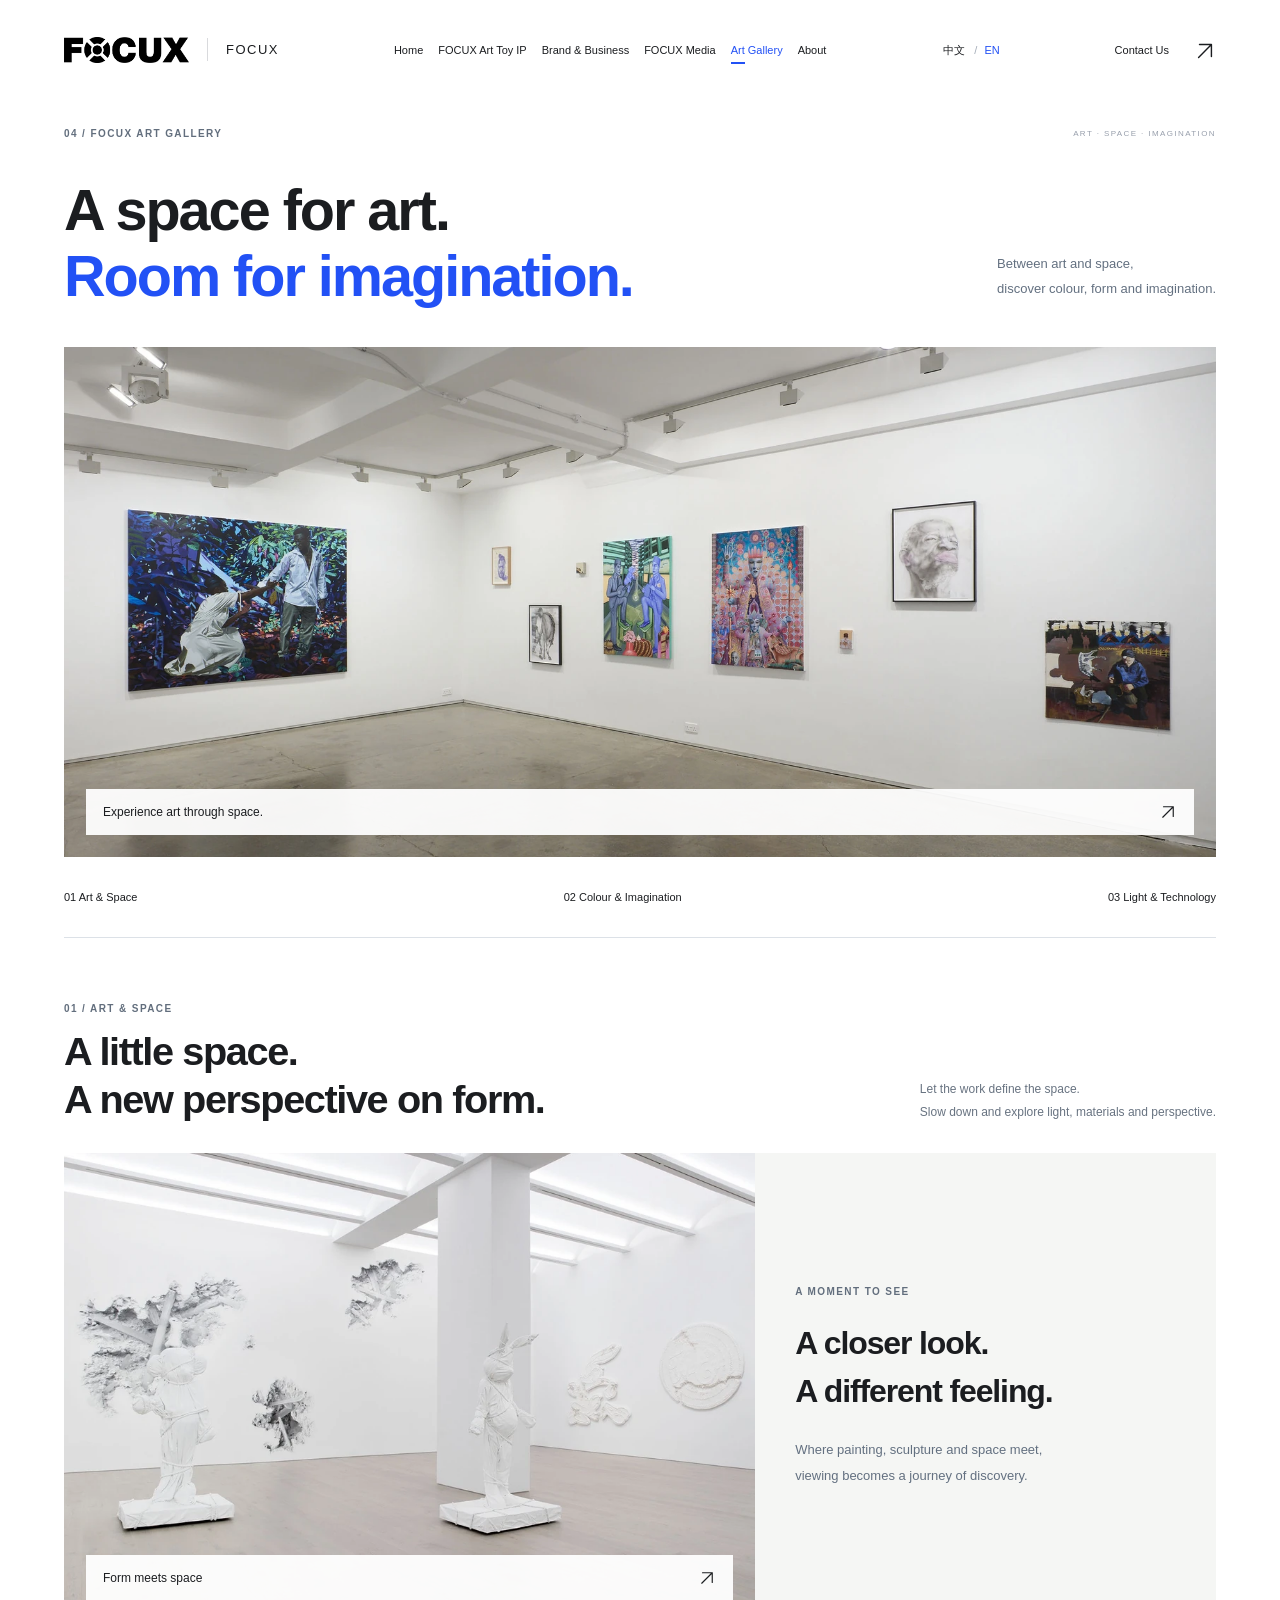
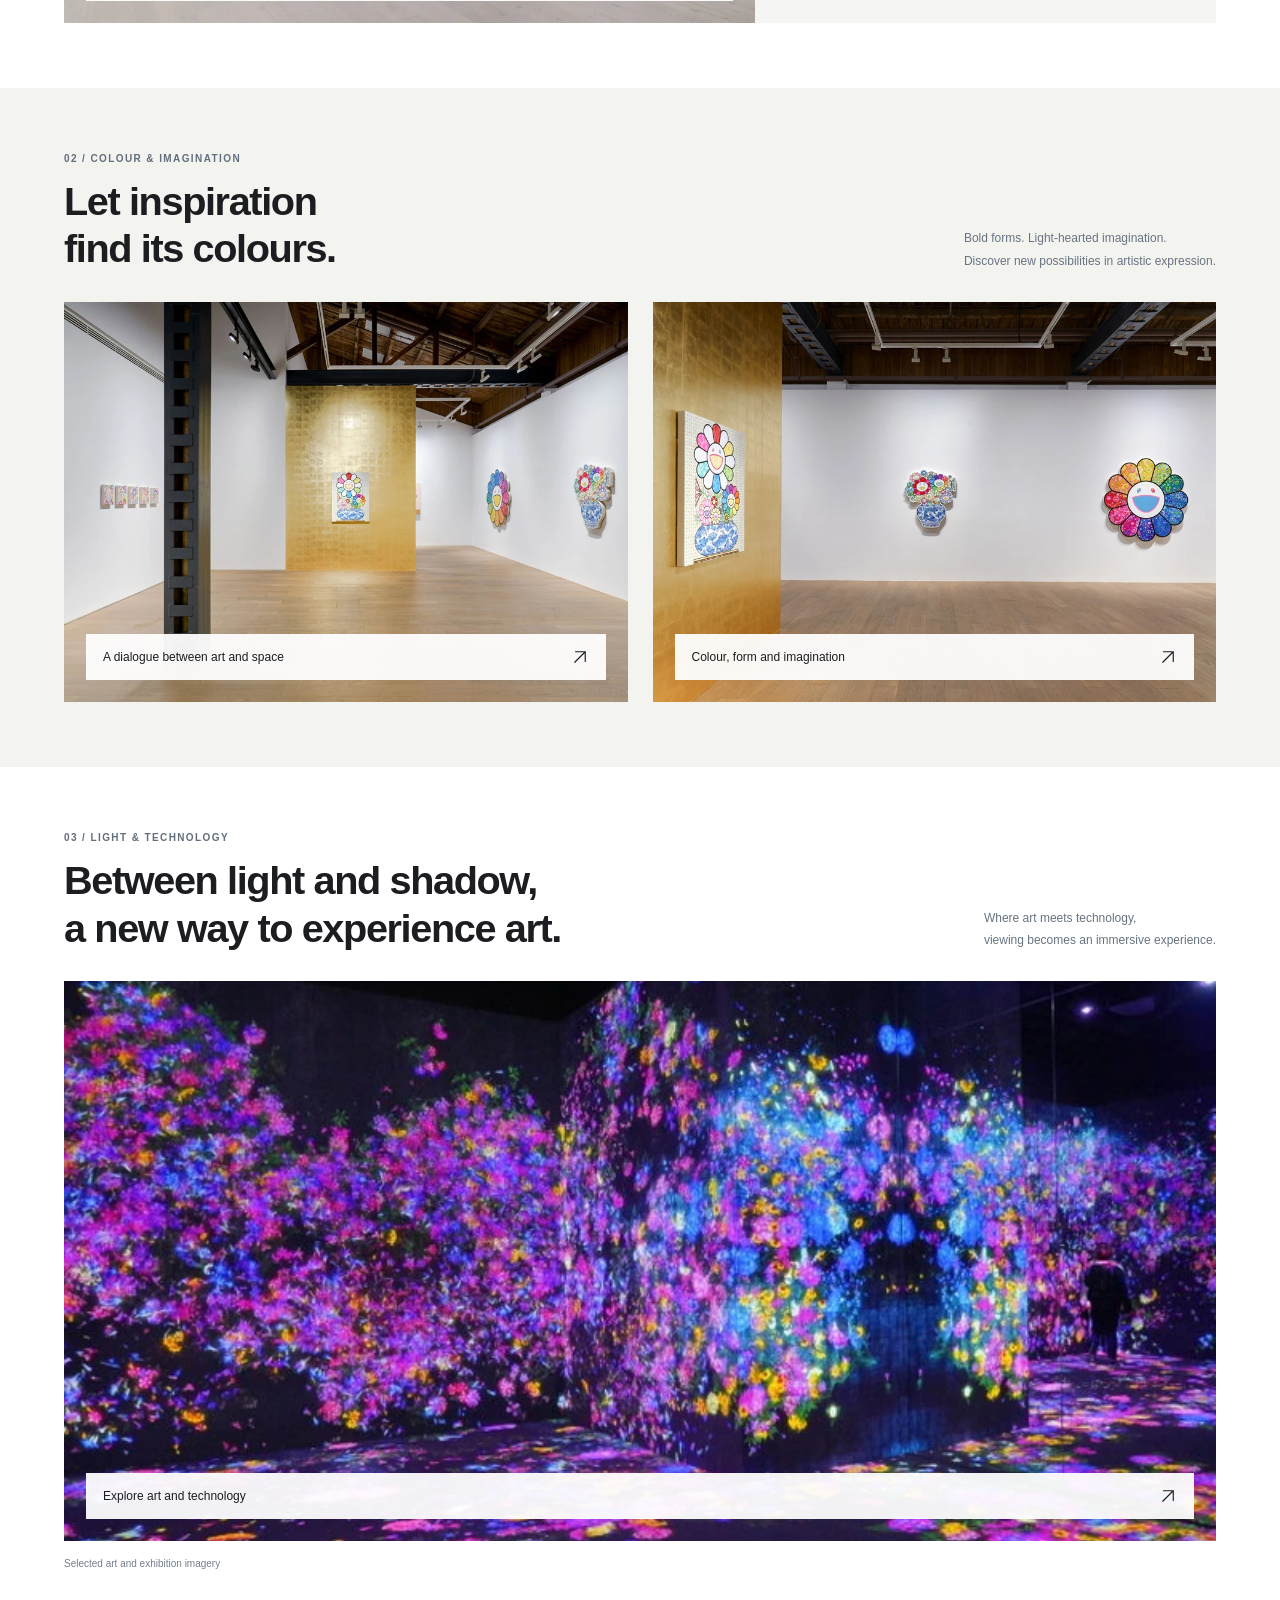
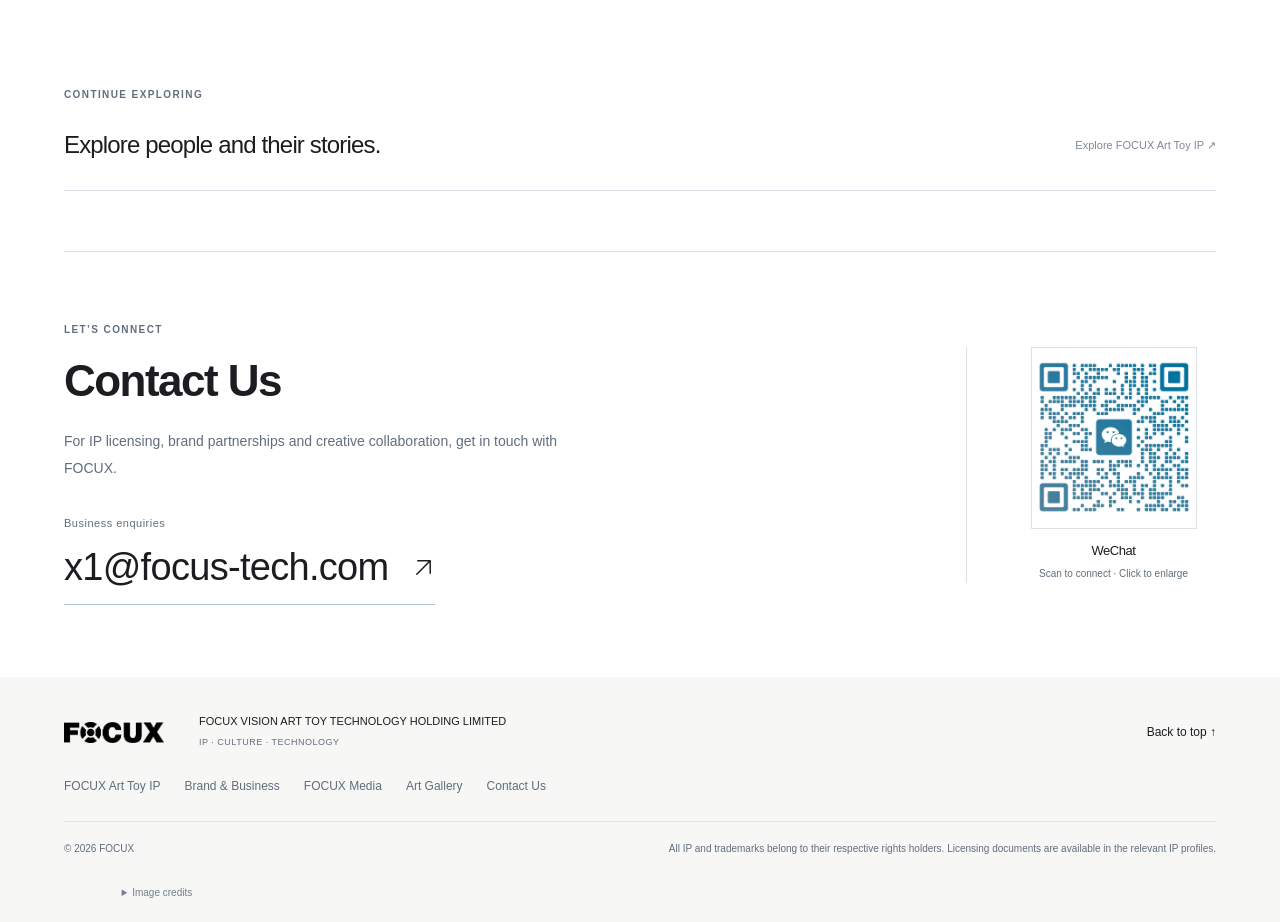
<file: en/art.html>
<!doctype html><html lang="en"><head><meta charset="UTF-8"><meta name="viewport" content="width=device-width,initial-scale=1"><meta name="description" content="FOCUX Art Gallery: explore artworks, exhibition spaces and digital light installations."><meta name="theme-color" content="#ffffff"><title>Art Gallery | FOCUX</title><link rel="stylesheet" href="../assets/home.css?v=20261119-13"><script defer src="../assets/galleries-en.js?v=20261119-13"></script><script defer src="../assets/home-en.js?v=20261119-13"></script><script src="../assets/language.js?v=20261119-13" defer></script><link rel="canonical" href="https://focux-art.com/en/art.html"><link rel="alternate" hreflang="zh-CN" href="https://focux-art.com/art.html"><link rel="alternate" hreflang="en" href="https://focux-art.com/en/art.html"><link rel="alternate" hreflang="x-default" href="https://focux-art.com/art.html"></head><body><svg xmlns="http://www.w3.org/2000/svg" class="icon-definitions" width="0" height="0" aria-hidden="true" focusable="false"><defs><symbol id="focux-ip" viewBox="0 0 24 24"><rect x="3" y="3" width="7" height="7" rx="1"/><rect x="14" y="3" width="7" height="7" rx="1"/><rect x="3" y="14" width="7" height="7" rx="1"/><path d="M17.5 13v9m-4.5-4.5h9"/></symbol><symbol id="focux-commerce" viewBox="0 0 24 24"><path d="M8 7V5.5A2.5 2.5 0 0 1 10.5 3h3A2.5 2.5 0 0 1 16 5.5V7"/><rect x="3" y="7" width="18" height="14" rx="2"/><path d="M3 12.5c5 3 13 3 18 0M10 14.5v2h4v-2"/></symbol><symbol id="focux-film" viewBox="0 0 24 24"><path d="m3 8 17-5 1.5 5L4.5 13zM7 7l3 4m3-6 3 4M4.5 13v7a1 1 0 0 0 1 1h14a1 1 0 0 0 1-1V11"/><path d="m10 15 5 2-5 2z" fill="currentColor" stroke="none"/></symbol><symbol id="focux-match" viewBox="0 0 24 24"><circle cx="8" cy="12" r="5"/><circle cx="16" cy="12" r="5"/><path d="m10 12 1.5 1.5L15 10"/></symbol><symbol id="focux-design" viewBox="0 0 24 24"><path d="m12 3 9 5-9 5-9-5zM3 8v9l9 5 9-5V8M12 13v9M7.5 5.5l9 5"/></symbol><symbol id="focux-channels" viewBox="0 0 24 24"><rect x="9" y="3" width="6" height="5" rx="1"/><rect x="2" y="16" width="6" height="5" rx="1"/><rect x="16" y="16" width="6" height="5" rx="1"/><path d="M12 8v4m-7 4v-4h14v4"/></symbol><symbol id="focux-users" viewBox="0 0 24 24"><circle cx="9" cy="8" r="3"/><path d="M3 21v-2a6 6 0 0 1 12 0v2M16 5a3 3 0 0 1 0 6m2 4a5 5 0 0 1 3 4v2"/></symbol><symbol id="focux-ai-film" viewBox="0 0 24 24"><rect x="3" y="6" width="15" height="15" rx="2"/><path d="m8 10 6 3.5L8 17zM18 8l3 2v7l-3 2M19 1v4m-2-2h4"/></symbol><symbol id="focux-live" viewBox="0 0 24 24"><rect x="5" y="2.5" width="14" height="19" rx="2"/><circle cx="12" cy="9" r="2.5"/><path d="M8 17a4 4 0 0 1 8 0M10 19h4"/></symbol><symbol id="focux-ai-series" viewBox="0 0 24 24"><path d="M5 3h14M4 7h16"/><rect x="3" y="11" width="18" height="10" rx="2"/><path d="m9 13.5 5 2.5-5 2.5z" fill="currentColor" stroke="none"/></symbol><symbol id="focux-globe" viewBox="0 0 24 24"><circle cx="12" cy="12" r="9"/><ellipse cx="12" cy="12" rx="4" ry="9"/><path d="M3 12h18M4.5 7.5h15m-15 9h15"/></symbol><symbol id="focux-authorization" viewBox="0 0 24 24"><path d="m12 2 8 3v6c0 5-4 8.5-8 11-4-2.5-8-6-8-11V5z"/><path d="m8 11.5 2.5 2.5 5.5-6"/></symbol><symbol id="focux-arrow-up-right" viewBox="0 0 24 24"><path d="M5 19 19 5M6 5h13v13"/></symbol><symbol id="focux-arrow-right" viewBox="0 0 24 24"><path d="M3 12h18m-7-7 7 7-7 7"/></symbol><symbol id="focux-arrow-down" viewBox="0 0 24 24"><path d="M12 3v18m-7-7 7 7 7-7"/></symbol><symbol id="focux-menu" viewBox="0 0 24 24"><path d="M4 6h16M4 12h16M4 18h16"/></symbol><symbol id="focux-close" viewBox="0 0 24 24"><path d="m6 6 12 12M6 18 18 6"/></symbol><symbol id="focux-zoom" viewBox="0 0 24 24"><circle cx="10" cy="10" r="6.5"/><path d="m15 15 6 6M7 10h6m-3-3v6"/></symbol></defs></svg><a class="skip-link" href="#top">Skip to content</a><header><a href="index.html" class="identity" aria-label="FOCUX home"><img src="../assets/home/focux-logo.webp" alt="FOCUX" width="1812" height="379" decoding="async"><span>FOCUX</span></a><button class="menu-toggle" aria-expanded="false" aria-controls="main-nav">Menu <svg class="ui-icon" aria-hidden="true" focusable="false" viewBox="0 0 24 24"><use href="#focux-menu"></use></svg></button><nav id="main-nav"><a href="index.html">Home</a><a href="ip.html">FOCUX Art Toy IP</a><a href="business.html">Brand & Business</a><a href="film.html">FOCUX Media</a><a href="art.html" class="current" aria-current="page">Art Gallery</a><a href="index.html#about">About</a><a class="mobile-contact" href="#contact">Contact Us</a></nav><div class="language-switch" aria-label="Language"><a href="../art.html" lang="zh-CN" hreflang="zh-CN" data-language-switch="zh-CN">中文</a><i>/</i><span aria-current="true">EN</span></div><a class="contact-link" href="#contact">Contact Us <span><svg class="ui-icon" aria-hidden="true" focusable="false" viewBox="0 0 24 24"><use href="#focux-arrow-up-right"></use></svg></span></a></header><main id="top"><section class="art-opening container"><div class="inner-top"><p class="eyebrow">04 / FOCUX ART GALLERY</p><span>ART · SPACE · IMAGINATION</span></div><div class="art-heading"><h1>A space for art.<br><span>Room for imagination.</span></h1><p>Between art and space,<br>discover colour, form and imagination.</p></div><figure class="art-cover"><button data-gallery-open="art-A01" aria-label="Enlarge the gallery space"><img src="../assets/editorial/art-gallery.webp" alt="Paintings displayed in a bright gallery" fetchpriority="high"><span>Experience art through space. <svg class="ui-icon" aria-hidden="true" focusable="false" viewBox="0 0 24 24"><use href="#focux-arrow-up-right"></use></svg></span></button></figure><nav class="art-index" aria-label="Art Gallery chapters"><a href="#art-space">01 Art & Space</a><a href="#art-colour">02 Colour & Imagination</a><a href="#art-light">03 Light & Technology</a></nav></section><section class="art-section container section" id="art-space"><div class="section-head"><div><p class="eyebrow">01 / ART & SPACE</p><h2>A little space.<br>A new perspective on form.</h2></div><p class="section-intro">Let the work define the space.<br>Slow down and explore light, materials and perspective.</p></div><div class="art-space-grid"><button data-gallery-open="art-A02" class="art-photo" aria-label="Enlarge the sculpture installation"><img src="../assets/editorial/art-sculpture.webp" alt="White sculptures in an open gallery space" loading="lazy"><span>Form meets space <svg class="ui-icon" aria-hidden="true" focusable="false" viewBox="0 0 24 24"><use href="#focux-arrow-up-right"></use></svg></span></button><div class="art-quiet-copy"><p class="eyebrow">A MOMENT TO SEE</p><h3>A closer look.<br>A different feeling.</h3><p>Where painting, sculpture and space meet,<br>viewing becomes a journey of discovery.</p></div></div></section><section class="art-colour-section" id="art-colour"><div class="container section"><div class="section-head"><div><p class="eyebrow">02 / COLOUR & IMAGINATION</p><h2>Let inspiration<br>find its colours.</h2></div><p class="section-intro">Bold forms. Light-hearted imagination.<br>Discover new possibilities in artistic expression.</p></div><div class="art-pair"><button data-gallery-open="art-B01" class="art-photo" aria-label="Enlarge the exhibition"><img src="../assets/editorial/art-exhibition.webp" alt="Colourful artworks in a gallery" loading="lazy"><span>A dialogue between art and space <svg class="ui-icon" aria-hidden="true" focusable="false" viewBox="0 0 24 24"><use href="#focux-arrow-up-right"></use></svg></span></button><button data-gallery-open="art-B02" class="art-photo" aria-label="Enlarge the artworks"><img src="../assets/editorial/art-flowers.webp" alt="Flower-themed artworks and sculptural displays" loading="lazy"><span>Colour, form and imagination <svg class="ui-icon" aria-hidden="true" focusable="false" viewBox="0 0 24 24"><use href="#focux-arrow-up-right"></use></svg></span></button></div></div></section><section class="art-section container section" id="art-light"><div class="section-head"><div><p class="eyebrow">03 / LIGHT & TECHNOLOGY</p><h2>Between light and shadow,<br>a new way to experience art.</h2></div><p class="section-intro">Where art meets technology,<br>viewing becomes an immersive experience.</p></div><button data-gallery-open="art-C02" class="art-photo art-digital-photo" aria-label="Enlarge the digital art space"><img src="../assets/editorial/art-digital.webp" alt="Digital flower projections across walls and floors" loading="lazy"><span>Explore art and technology <svg class="ui-icon" aria-hidden="true" focusable="false" viewBox="0 0 24 24"><use href="#focux-arrow-up-right"></use></svg></span></button><p class="art-selection-note">Selected art and exhibition imagery</p></section><section class="related-section container"><p class="eyebrow">CONTINUE EXPLORING</p><a href="ip.html"><h2>Explore people and their stories.</h2><span>Explore FOCUX Art Toy IP ↗</span></a></section><section class="contact-section container" id="contact" aria-labelledby="contact-heading">
<span id="cooperate" class="contact-anchor" aria-hidden="true"></span>
<div class="contact-copy"><p class="eyebrow">LET’S CONNECT</p><h2 id="contact-heading">Contact Us</h2><p class="contact-intro">For IP licensing, brand partnerships and creative collaboration, get in touch with FOCUX.</p><div class="contact-email"><span>Business enquiries</span><a href="mailto:x1@focus-tech.com">x1@focus-tech.com <svg class="ui-icon" aria-hidden="true" focusable="false" viewBox="0 0 24 24"><use href="#focux-arrow-up-right"></use></svg></a></div></div>
<div class="contact-wechat"><button class="contact-qr-button" type="button" data-contact-qr aria-haspopup="dialog" aria-controls="contact-qr-dialog" aria-label="Enlarge the WeChat contact QR code"><img src="../assets/home/wechat-contact.webp" alt="WeChat contact QR code" width="361" height="397" loading="lazy" decoding="async"></button><h3>WeChat</h3><p>Scan to connect · Click to enlarge</p></div></section></main><footer><div class="footer-top"><a href="index.html"><img src="../assets/home/focux-logo.webp" alt="FOCUX" width="1812" height="379" decoding="async"></a><p>FOCUX VISION ART TOY TECHNOLOGY HOLDING LIMITED<br><span>IP · CULTURE · TECHNOLOGY</span></p><a class="back-top" href="#top">Back to top ↑</a></div><div class="footer-nav"><a href="ip.html">FOCUX Art Toy IP</a><a href="business.html">Brand & Business</a><a href="film.html">FOCUX Media</a><a href="art.html">Art Gallery</a><a href="#contact">Contact Us</a></div><div class="footer-bottom"><span>© 2026 FOCUX</span><span>All IP and trademarks belong to their respective rights holders. Licensing documents are available in the relevant IP profiles.</span></div><details class="image-credits"><summary>Image credits</summary><div>Painting space: Larkin Durey. Sculpture and flower installations: Daniel Arsham, Takashi Murakami / Kaikai Kiki, Perrotin; images via Daily Art Fair. Digital space: teamLab; image via co-trip. Presented as selected art and exhibition imagery.</div></details></footer><dialog id="detail-dialog" aria-label="IP and film project details"><button class="dialog-close" aria-label="Close details"><svg class="ui-icon" aria-hidden="true" focusable="false" viewBox="0 0 24 24"><use href="#focux-close"></use></svg></button><div id="detail-content"></div></dialog><dialog class="contact-qr-dialog" id="contact-qr-dialog" aria-labelledby="contact-qr-title"><button type="button" class="contact-qr-close" data-contact-qr-close aria-label="Close">×</button><p class="eyebrow">FOCUX / CONTACT</p><h2 id="contact-qr-title">Connect on WeChat</h2><img src="../assets/home/wechat-contact.webp" alt="WeChat contact QR code" width="361" height="397" decoding="async"><p class="contact-qr-hint">Scan the QR code in WeChat, or save the image to scan from your album.</p><a class="contact-qr-save" href="../assets/home/wechat-contact.webp" download="FOCUX-WeChat.webp">Save QR code ↓</a></dialog></body></html>
</file>
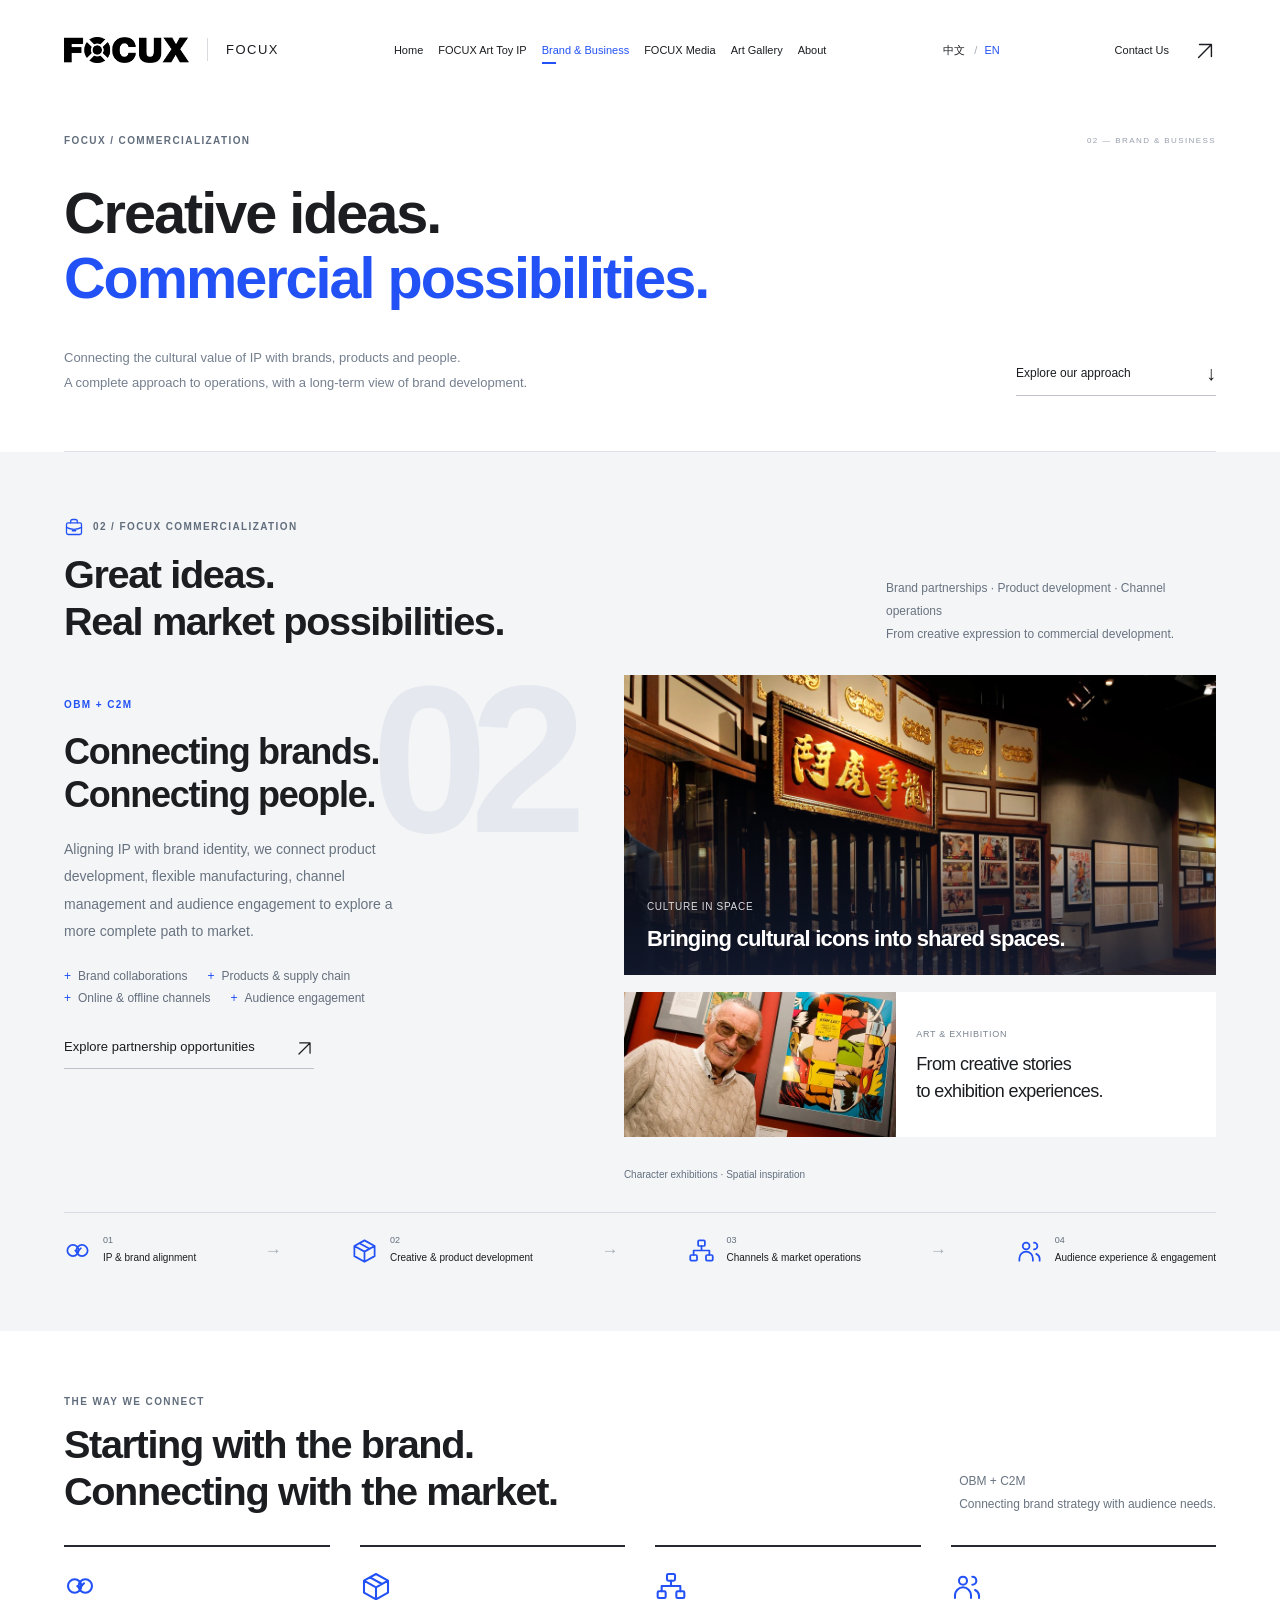
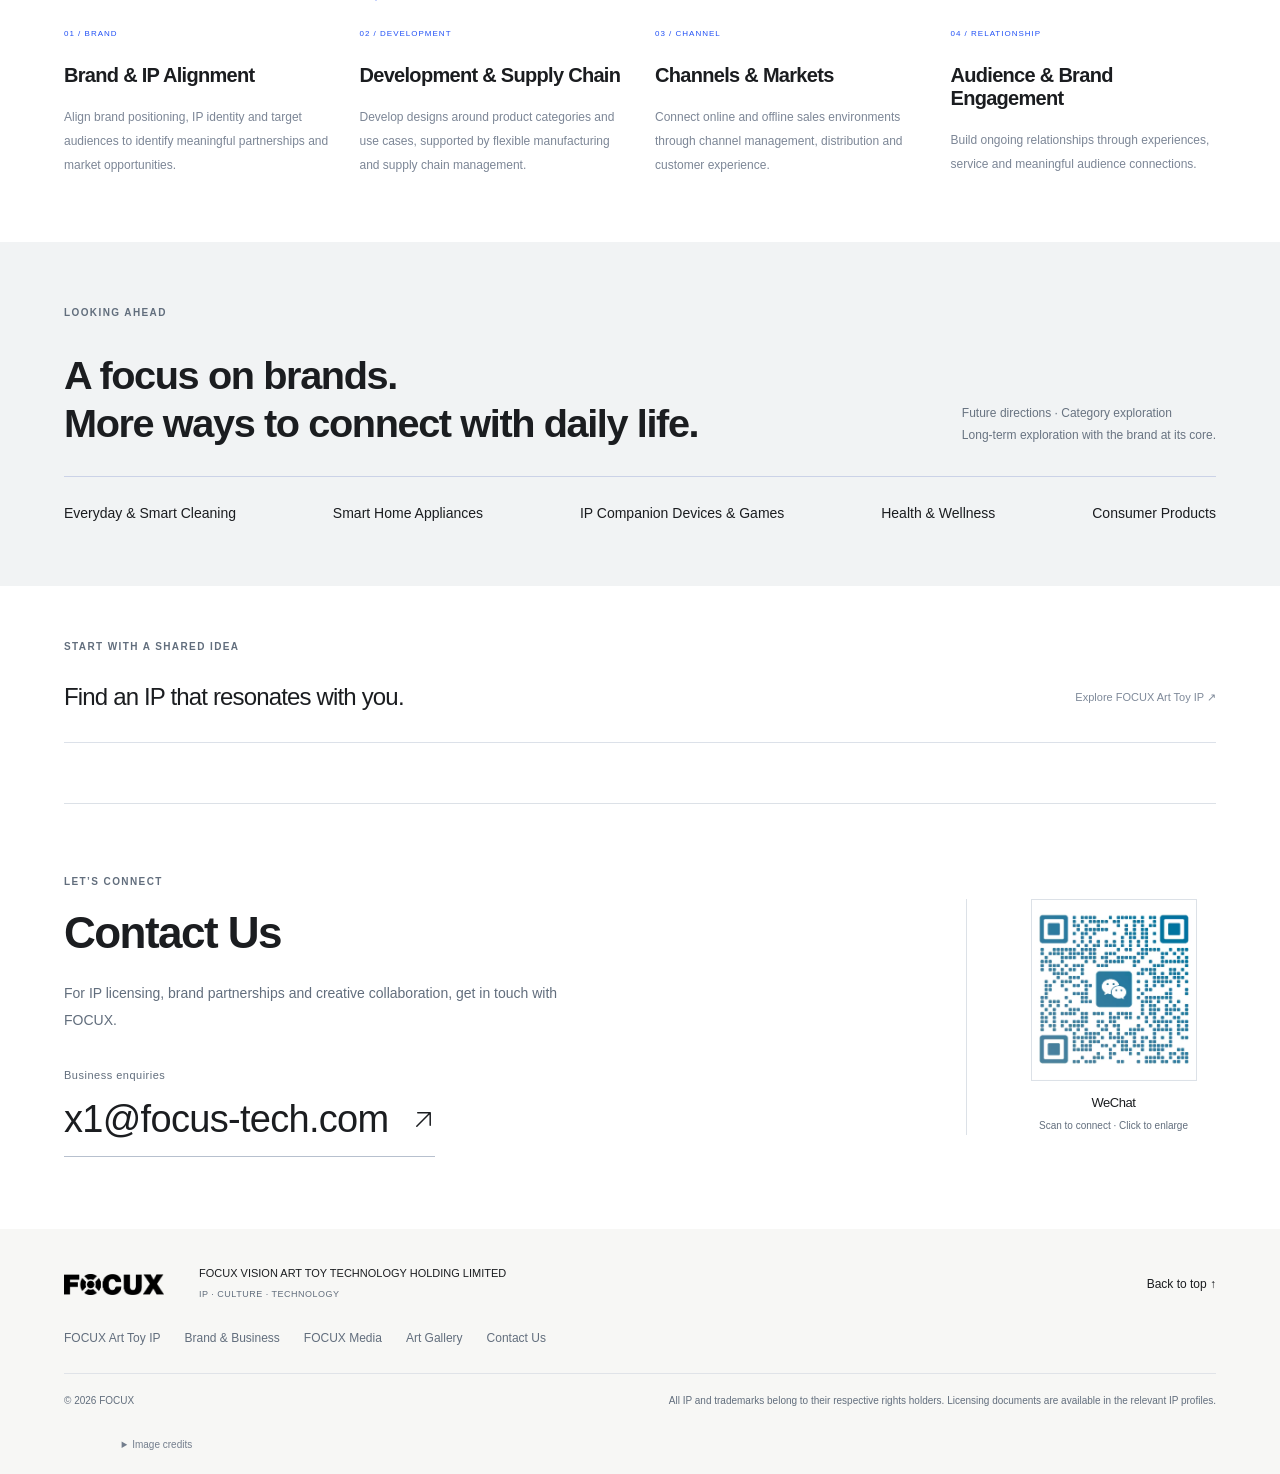
<file: en/business.html>
<!doctype html><html lang="en"><head><meta charset="UTF-8"><meta name="viewport" content="width=device-width,initial-scale=1"><meta name="description" content="Explore FOCUX brand development: IP alignment, creative development, supply chains, channels and audience engagement."><meta name="theme-color" content="#ffffff"><title>Brand & Business | FOCUX</title><link rel="stylesheet" href="../assets/home.css?v=20261119-13"><script defer src="../assets/galleries-en.js?v=20261119-13"></script><script defer src="../assets/home-en.js?v=20261119-13"></script><script src="../assets/language.js?v=20261119-13" defer></script><link rel="canonical" href="https://focux-art.com/en/business.html"><link rel="alternate" hreflang="zh-CN" href="https://focux-art.com/business.html"><link rel="alternate" hreflang="en" href="https://focux-art.com/en/business.html"><link rel="alternate" hreflang="x-default" href="https://focux-art.com/business.html"></head><body><svg xmlns="http://www.w3.org/2000/svg" class="icon-definitions" width="0" height="0" aria-hidden="true" focusable="false"><defs><symbol id="focux-ip" viewBox="0 0 24 24"><rect x="3" y="3" width="7" height="7" rx="1"/><rect x="14" y="3" width="7" height="7" rx="1"/><rect x="3" y="14" width="7" height="7" rx="1"/><path d="M17.5 13v9m-4.5-4.5h9"/></symbol><symbol id="focux-commerce" viewBox="0 0 24 24"><path d="M8 7V5.5A2.5 2.5 0 0 1 10.5 3h3A2.5 2.5 0 0 1 16 5.5V7"/><rect x="3" y="7" width="18" height="14" rx="2"/><path d="M3 12.5c5 3 13 3 18 0M10 14.5v2h4v-2"/></symbol><symbol id="focux-film" viewBox="0 0 24 24"><path d="m3 8 17-5 1.5 5L4.5 13zM7 7l3 4m3-6 3 4M4.5 13v7a1 1 0 0 0 1 1h14a1 1 0 0 0 1-1V11"/><path d="m10 15 5 2-5 2z" fill="currentColor" stroke="none"/></symbol><symbol id="focux-match" viewBox="0 0 24 24"><circle cx="8" cy="12" r="5"/><circle cx="16" cy="12" r="5"/><path d="m10 12 1.5 1.5L15 10"/></symbol><symbol id="focux-design" viewBox="0 0 24 24"><path d="m12 3 9 5-9 5-9-5zM3 8v9l9 5 9-5V8M12 13v9M7.5 5.5l9 5"/></symbol><symbol id="focux-channels" viewBox="0 0 24 24"><rect x="9" y="3" width="6" height="5" rx="1"/><rect x="2" y="16" width="6" height="5" rx="1"/><rect x="16" y="16" width="6" height="5" rx="1"/><path d="M12 8v4m-7 4v-4h14v4"/></symbol><symbol id="focux-users" viewBox="0 0 24 24"><circle cx="9" cy="8" r="3"/><path d="M3 21v-2a6 6 0 0 1 12 0v2M16 5a3 3 0 0 1 0 6m2 4a5 5 0 0 1 3 4v2"/></symbol><symbol id="focux-ai-film" viewBox="0 0 24 24"><rect x="3" y="6" width="15" height="15" rx="2"/><path d="m8 10 6 3.5L8 17zM18 8l3 2v7l-3 2M19 1v4m-2-2h4"/></symbol><symbol id="focux-live" viewBox="0 0 24 24"><rect x="5" y="2.5" width="14" height="19" rx="2"/><circle cx="12" cy="9" r="2.5"/><path d="M8 17a4 4 0 0 1 8 0M10 19h4"/></symbol><symbol id="focux-ai-series" viewBox="0 0 24 24"><path d="M5 3h14M4 7h16"/><rect x="3" y="11" width="18" height="10" rx="2"/><path d="m9 13.5 5 2.5-5 2.5z" fill="currentColor" stroke="none"/></symbol><symbol id="focux-globe" viewBox="0 0 24 24"><circle cx="12" cy="12" r="9"/><ellipse cx="12" cy="12" rx="4" ry="9"/><path d="M3 12h18M4.5 7.5h15m-15 9h15"/></symbol><symbol id="focux-authorization" viewBox="0 0 24 24"><path d="m12 2 8 3v6c0 5-4 8.5-8 11-4-2.5-8-6-8-11V5z"/><path d="m8 11.5 2.5 2.5 5.5-6"/></symbol><symbol id="focux-arrow-up-right" viewBox="0 0 24 24"><path d="M5 19 19 5M6 5h13v13"/></symbol><symbol id="focux-arrow-right" viewBox="0 0 24 24"><path d="M3 12h18m-7-7 7 7-7 7"/></symbol><symbol id="focux-arrow-down" viewBox="0 0 24 24"><path d="M12 3v18m-7-7 7 7 7-7"/></symbol><symbol id="focux-menu" viewBox="0 0 24 24"><path d="M4 6h16M4 12h16M4 18h16"/></symbol><symbol id="focux-close" viewBox="0 0 24 24"><path d="m6 6 12 12M6 18 18 6"/></symbol><symbol id="focux-zoom" viewBox="0 0 24 24"><circle cx="10" cy="10" r="6.5"/><path d="m15 15 6 6M7 10h6m-3-3v6"/></symbol></defs></svg><a class="skip-link" href="#top">Skip to content</a><header><a href="index.html" class="identity" aria-label="FOCUX home"><img src="../assets/home/focux-logo.webp" alt="FOCUX" width="1812" height="379" decoding="async"><span>FOCUX</span></a><button class="menu-toggle" aria-expanded="false" aria-controls="main-nav">Menu <svg class="ui-icon" aria-hidden="true" focusable="false" viewBox="0 0 24 24"><use href="#focux-menu"></use></svg></button><nav id="main-nav"><a href="index.html">Home</a><a href="ip.html">FOCUX Art Toy IP</a><a href="business.html" class="current" aria-current="page">Brand & Business</a><a href="film.html">FOCUX Media</a><a href="art.html">Art Gallery</a><a href="index.html#about">About</a><a class="mobile-contact" href="#contact">Contact Us</a></nav><div class="language-switch" aria-label="Language"><a href="../business.html" lang="zh-CN" hreflang="zh-CN" data-language-switch="zh-CN">中文</a><i>/</i><span aria-current="true">EN</span></div><a class="contact-link" href="#contact">Contact Us <span><svg class="ui-icon" aria-hidden="true" focusable="false" viewBox="0 0 24 24"><use href="#focux-arrow-up-right"></use></svg></span></a></header><main id="top"><section class="inner-intro container"><div class="inner-top"><p class="eyebrow">FOCUX / COMMERCIALIZATION</p><span>02 — BRAND & BUSINESS</span></div><h1>Creative ideas.<br><span>Commercial possibilities.</span></h1><div class="intro-bottom"><p>Connecting the cultural value of IP with brands, products and people.<br>A complete approach to operations, with a long-term view of brand development.</p><a class="line-link" href="#business">Explore our approach <span>↓</span></a></div></section><section class="business-section section" id="business"><div class="container"><div class="section-head"><div><p class="eyebrow icon-eyebrow"><svg class="ui-icon" aria-hidden="true" focusable="false" viewBox="0 0 24 24"><use href="#focux-commerce"></use></svg>02 / FOCUX COMMERCIALIZATION</p><h2>Great ideas.<br>Real market possibilities.</h2></div><p class="section-intro">Brand partnerships · Product development · Channel operations<br>From creative expression to commercial development.</p></div><div class="business-editorial"><div class="business-copy"><span class="big-number">02</span><p class="eyebrow">OBM + C2M</p><h3>Connecting brands.<br>Connecting people.</h3><p>Aligning IP with brand identity, we connect product development, flexible manufacturing, channel management and audience engagement to explore a more complete path to market.</p><div class="business-tags"><span>Brand collaborations</span><span>Products & supply chain</span><span>Online & offline channels</span><span>Audience engagement</span></div><a href="index.html#cooperate" class="line-link">Explore partnership opportunities <span><svg class="ui-icon" aria-hidden="true" focusable="false" viewBox="0 0 24 24"><use href="#focux-arrow-up-right"></use></svg></span></a></div><div class="market-scenes" aria-label="Character exhibition references"><figure class="market-main"><img src="../assets/editorial/bruce-exhibition.webp" alt="Bruce Lee exhibition installation" loading="lazy" width="1600" height="900" decoding="async"><figcaption><span>CULTURE IN SPACE</span><h3>Bringing cultural icons into shared spaces.</h3></figcaption></figure><figure class="market-secondary"><img src="../assets/editorial/stan-exhibition.webp" alt="Stan Lee retrospective reception" loading="lazy" width="474" height="275" decoding="async"><figcaption><span>ART & EXHIBITION</span><h3>From creative stories<br>to exhibition experiences.</h3></figcaption></figure><p class="exhibition-note">Character exhibitions · Spatial inspiration</p></div></div><div class="process"><span class="process-step"><svg class="ui-icon" aria-hidden="true" focusable="false" viewBox="0 0 24 24"><use href="#focux-match"></use></svg><span><i>01</i><strong>IP & brand alignment</strong></span></span><b>→</b><span class="process-step"><svg class="ui-icon" aria-hidden="true" focusable="false" viewBox="0 0 24 24"><use href="#focux-design"></use></svg><span><i>02</i><strong>Creative & product development</strong></span></span><b>→</b><span class="process-step"><svg class="ui-icon" aria-hidden="true" focusable="false" viewBox="0 0 24 24"><use href="#focux-channels"></use></svg><span><i>03</i><strong>Channels & market operations</strong></span></span><b>→</b><span class="process-step"><svg class="ui-icon" aria-hidden="true" focusable="false" viewBox="0 0 24 24"><use href="#focux-users"></use></svg><span><i>04</i><strong>Audience experience & engagement</strong></span></span></div></div></section><section class="capability-section container section"><div class="section-head"><div><p class="eyebrow">THE WAY WE CONNECT</p><h2>Starting with the brand.<br>Connecting with the market.</h2></div><p class="section-intro">OBM + C2M<br>Connecting brand strategy with audience needs.</p></div><div class="capability-grid"><article><div class="capability-icon"><svg class="ui-icon" aria-hidden="true" focusable="false" viewBox="0 0 24 24"><use href="#focux-match"></use></svg></div><span>01 / BRAND</span><h3>Brand & IP Alignment</h3><p>Align brand positioning, IP identity and target audiences to identify meaningful partnerships and market opportunities.</p></article><article><div class="capability-icon"><svg class="ui-icon" aria-hidden="true" focusable="false" viewBox="0 0 24 24"><use href="#focux-design"></use></svg></div><span>02 / DEVELOPMENT</span><h3>Development & Supply Chain</h3><p>Develop designs around product categories and use cases, supported by flexible manufacturing and supply chain management.</p></article><article><div class="capability-icon"><svg class="ui-icon" aria-hidden="true" focusable="false" viewBox="0 0 24 24"><use href="#focux-channels"></use></svg></div><span>03 / CHANNEL</span><h3>Channels & Markets</h3><p>Connect online and offline sales environments through channel management, distribution and customer experience.</p></article><article><div class="capability-icon"><svg class="ui-icon" aria-hidden="true" focusable="false" viewBox="0 0 24 24"><use href="#focux-users"></use></svg></div><span>04 / RELATIONSHIP</span><h3>Audience & Brand Engagement</h3><p>Build ongoing relationships through experiences, service and meaningful audience connections.</p></article></div></section><section class="development-section"><div class="container"><p class="eyebrow">LOOKING AHEAD</p><div class="section-head"><h2>A focus on brands.<br>More ways to connect with daily life.</h2><p class="section-intro">Future directions · Category exploration<br>Long-term exploration with the brand at its core.</p></div><div class="future-list"><span>Everyday & Smart Cleaning</span><span>Smart Home Appliances</span><span>IP Companion Devices & Games</span><span>Health & Wellness</span><span>Consumer Products</span></div></div></section><section class="related-section container"><p class="eyebrow">START WITH A SHARED IDEA</p><a href="ip.html"><h2>Find an IP that resonates with you.</h2><span>Explore FOCUX Art Toy IP ↗</span></a></section><section class="contact-section container" id="contact" aria-labelledby="contact-heading">
<span id="cooperate" class="contact-anchor" aria-hidden="true"></span>
<div class="contact-copy"><p class="eyebrow">LET’S CONNECT</p><h2 id="contact-heading">Contact Us</h2><p class="contact-intro">For IP licensing, brand partnerships and creative collaboration, get in touch with FOCUX.</p><div class="contact-email"><span>Business enquiries</span><a href="mailto:x1@focus-tech.com">x1@focus-tech.com <svg class="ui-icon" aria-hidden="true" focusable="false" viewBox="0 0 24 24"><use href="#focux-arrow-up-right"></use></svg></a></div></div>
<div class="contact-wechat"><button class="contact-qr-button" type="button" data-contact-qr aria-haspopup="dialog" aria-controls="contact-qr-dialog" aria-label="Enlarge the WeChat contact QR code"><img src="../assets/home/wechat-contact.webp" alt="WeChat contact QR code" width="361" height="397" loading="lazy" decoding="async"></button><h3>WeChat</h3><p>Scan to connect · Click to enlarge</p></div></section></main><footer><div class="footer-top"><a href="index.html"><img src="../assets/home/focux-logo.webp" alt="FOCUX" width="1812" height="379" decoding="async"></a><p>FOCUX VISION ART TOY TECHNOLOGY HOLDING LIMITED<br><span>IP · CULTURE · TECHNOLOGY</span></p><a class="back-top" href="#top">Back to top ↑</a></div><div class="footer-nav"><a href="ip.html">FOCUX Art Toy IP</a><a href="business.html">Brand & Business</a><a href="film.html">FOCUX Media</a><a href="art.html">Art Gallery</a><a href="#contact">Contact Us</a></div><div class="footer-bottom"><span>© 2026 FOCUX</span><span>All IP and trademarks belong to their respective rights holders. Licensing documents are available in the relevant IP profiles.</span></div><details class="image-credits"><summary>Image credits</summary><div>Exhibition imagery: <a href="https://www.museums.gov.hk/en/web/portal/exhibition017.html" target="_blank" rel="noopener">Hong Kong Heritage Museum</a>; Stan Lee retrospective photograph: Mat Szwajkos / Getty Images, via <a href="https://www.techtimes.com/articles/285565/20221228/disney-marvel-announces-stan-lee-documentary-2024.htm" target="_blank" rel="noopener">TechTimes</a>. External exhibition images are presented as cultural and spatial references.</div></details></footer><dialog id="detail-dialog" aria-label="IP and film project details"><button class="dialog-close" aria-label="Close details"><svg class="ui-icon" aria-hidden="true" focusable="false" viewBox="0 0 24 24"><use href="#focux-close"></use></svg></button><div id="detail-content"></div></dialog><dialog class="contact-qr-dialog" id="contact-qr-dialog" aria-labelledby="contact-qr-title"><button type="button" class="contact-qr-close" data-contact-qr-close aria-label="Close">×</button><p class="eyebrow">FOCUX / CONTACT</p><h2 id="contact-qr-title">Connect on WeChat</h2><img src="../assets/home/wechat-contact.webp" alt="WeChat contact QR code" width="361" height="397" decoding="async"><p class="contact-qr-hint">Scan the QR code in WeChat, or save the image to scan from your album.</p><a class="contact-qr-save" href="../assets/home/wechat-contact.webp" download="FOCUX-WeChat.webp">Save QR code ↓</a></dialog></body></html>
</file>
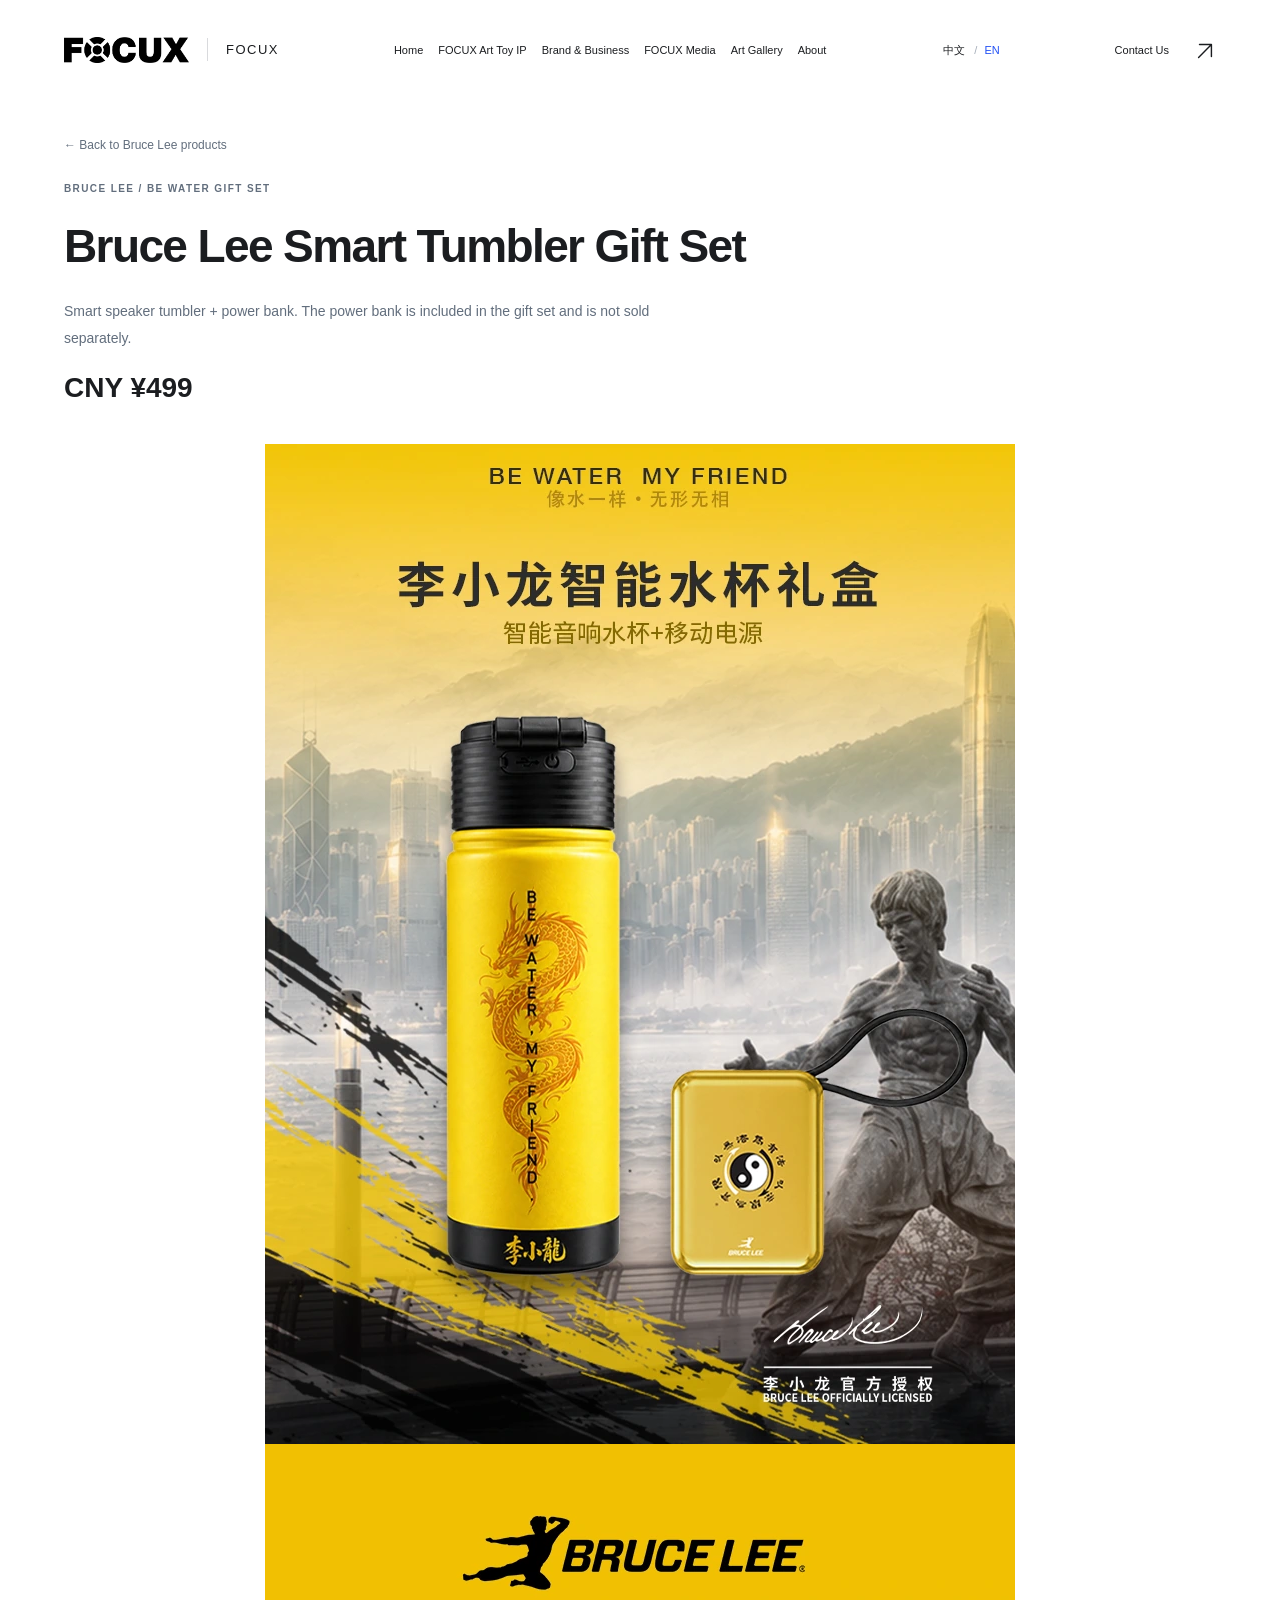
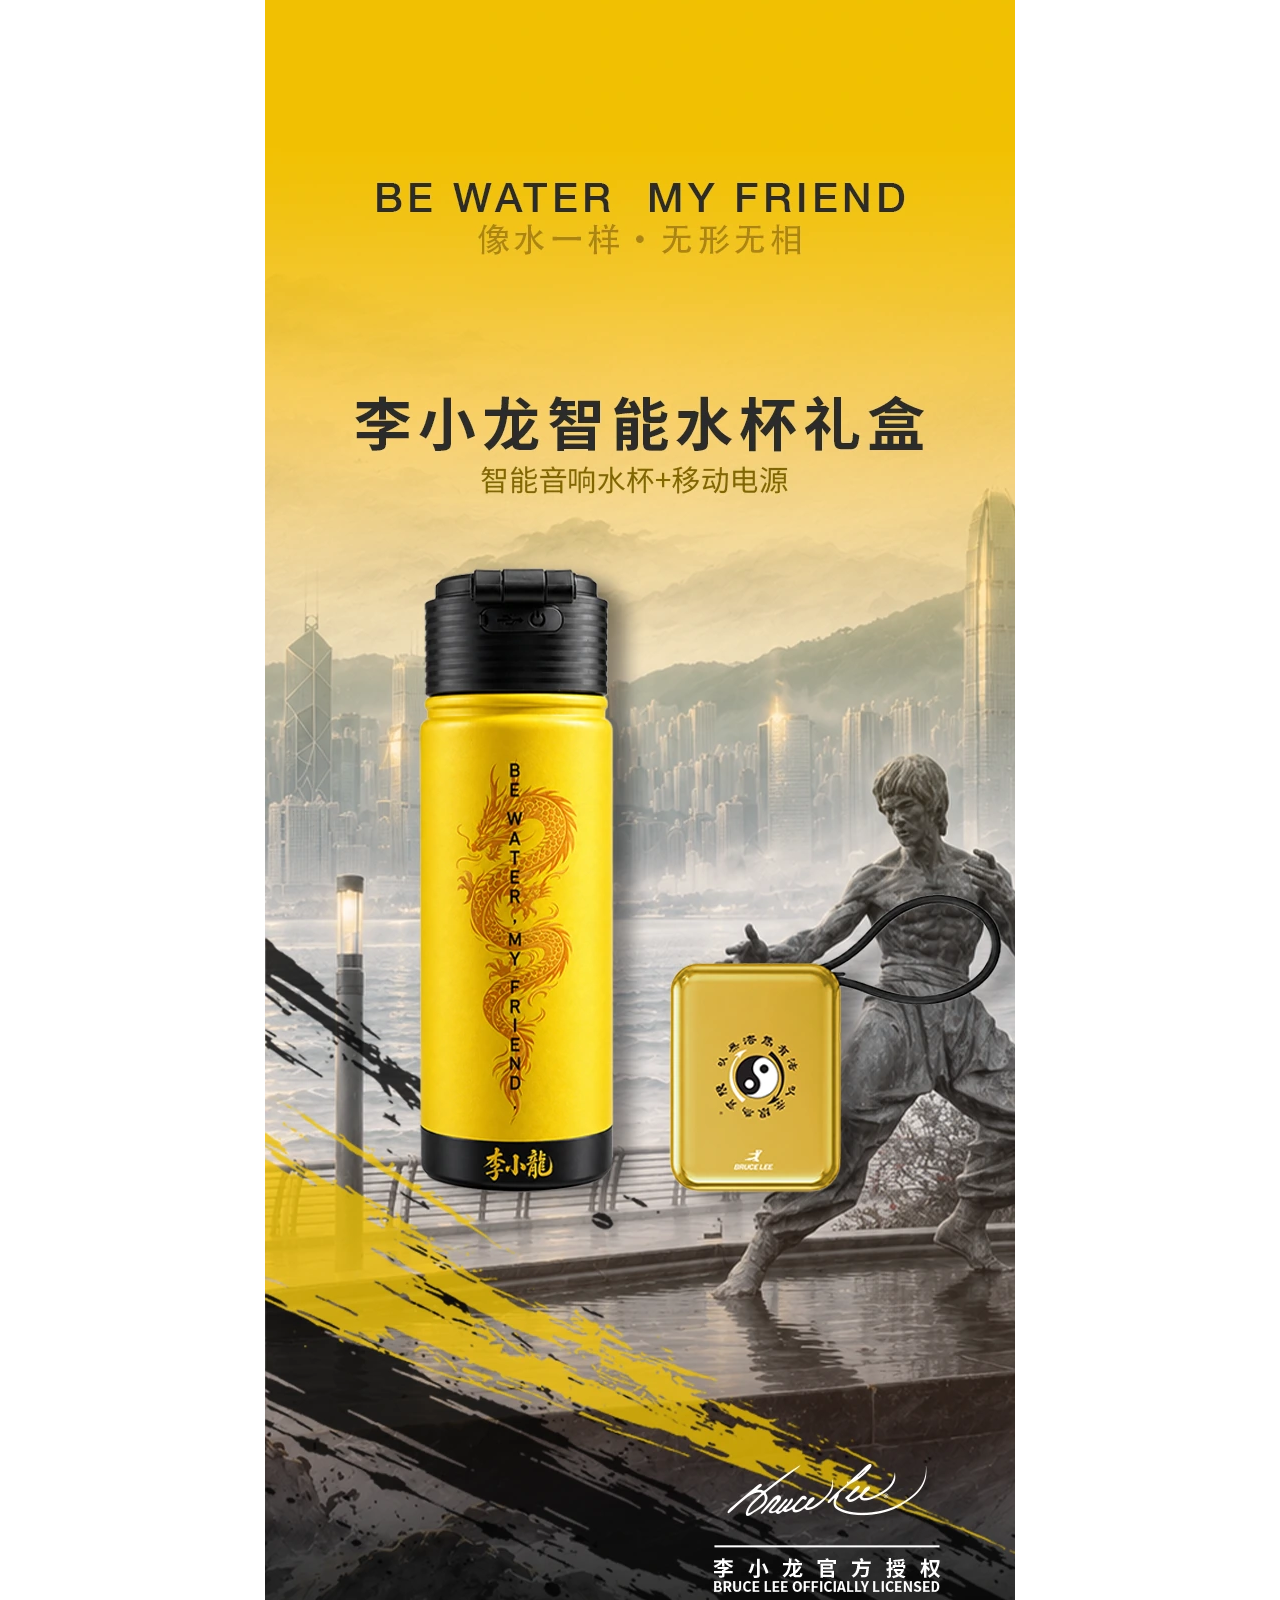
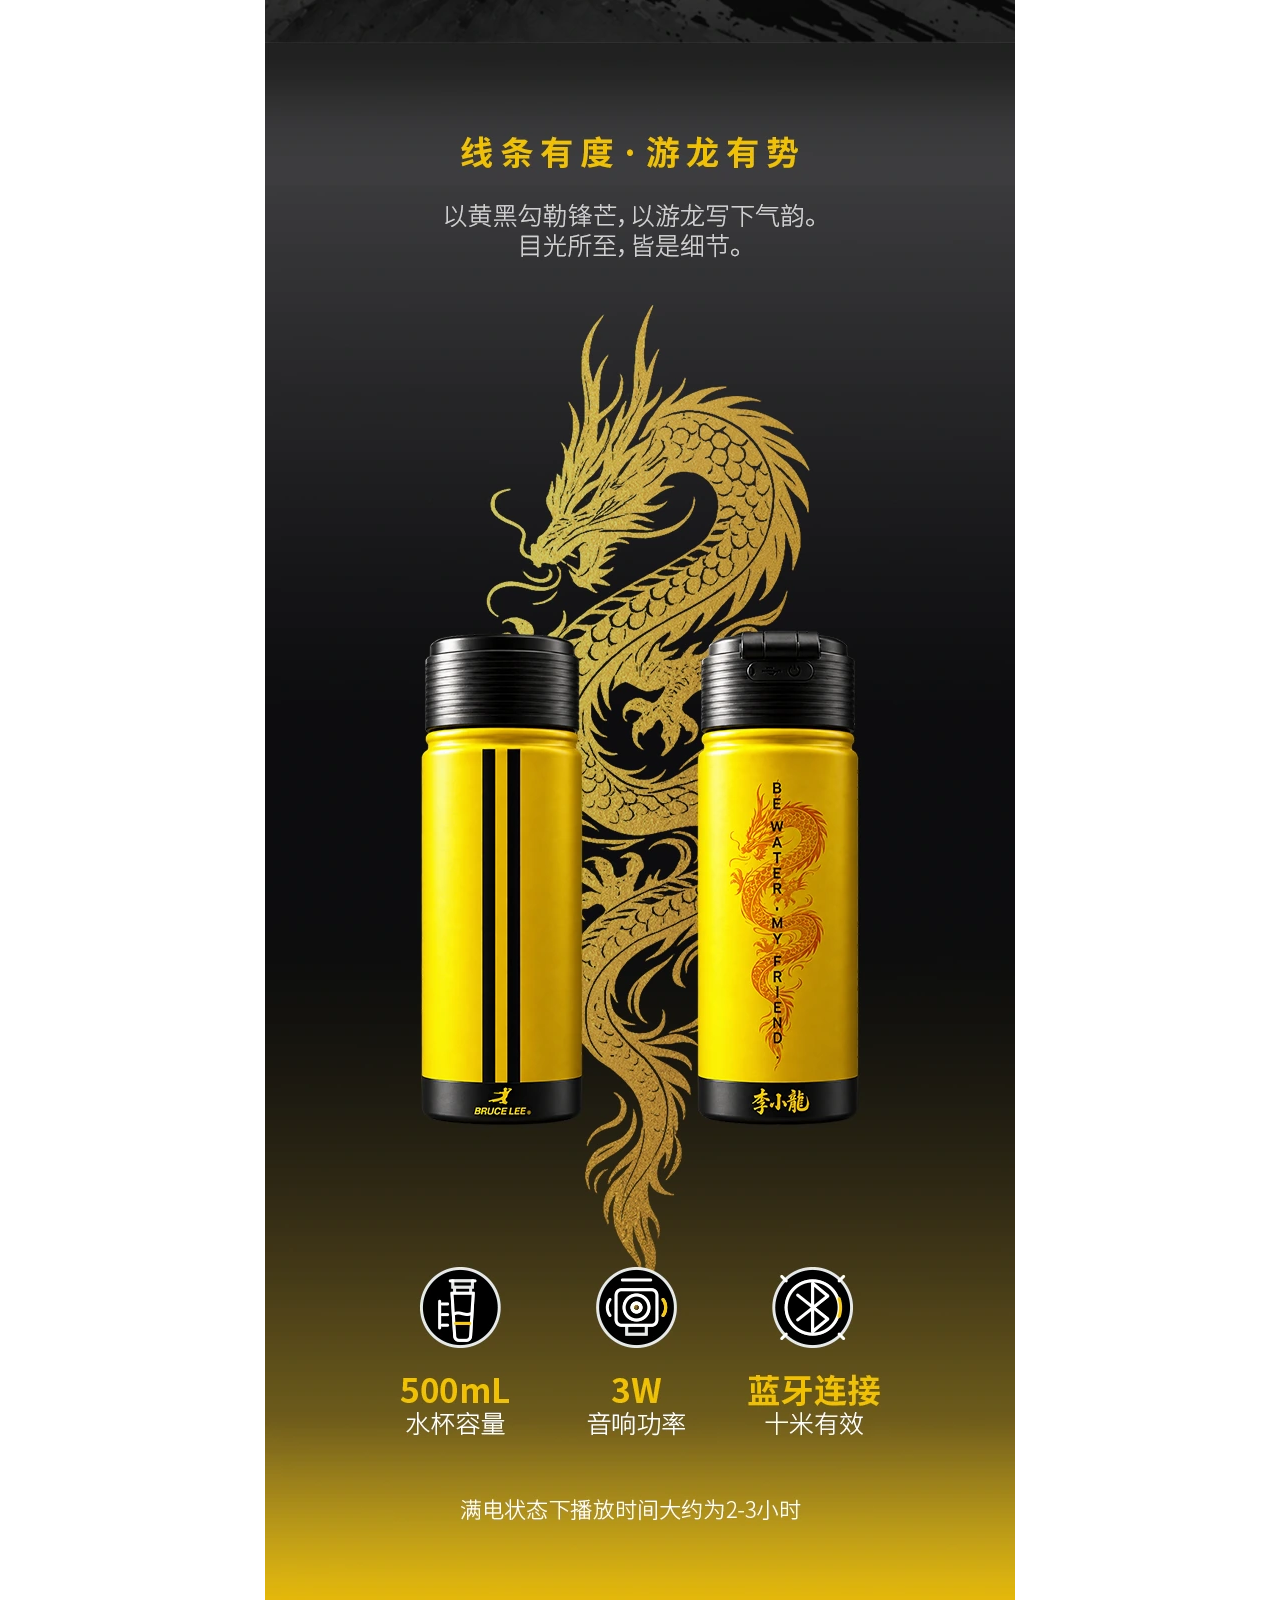
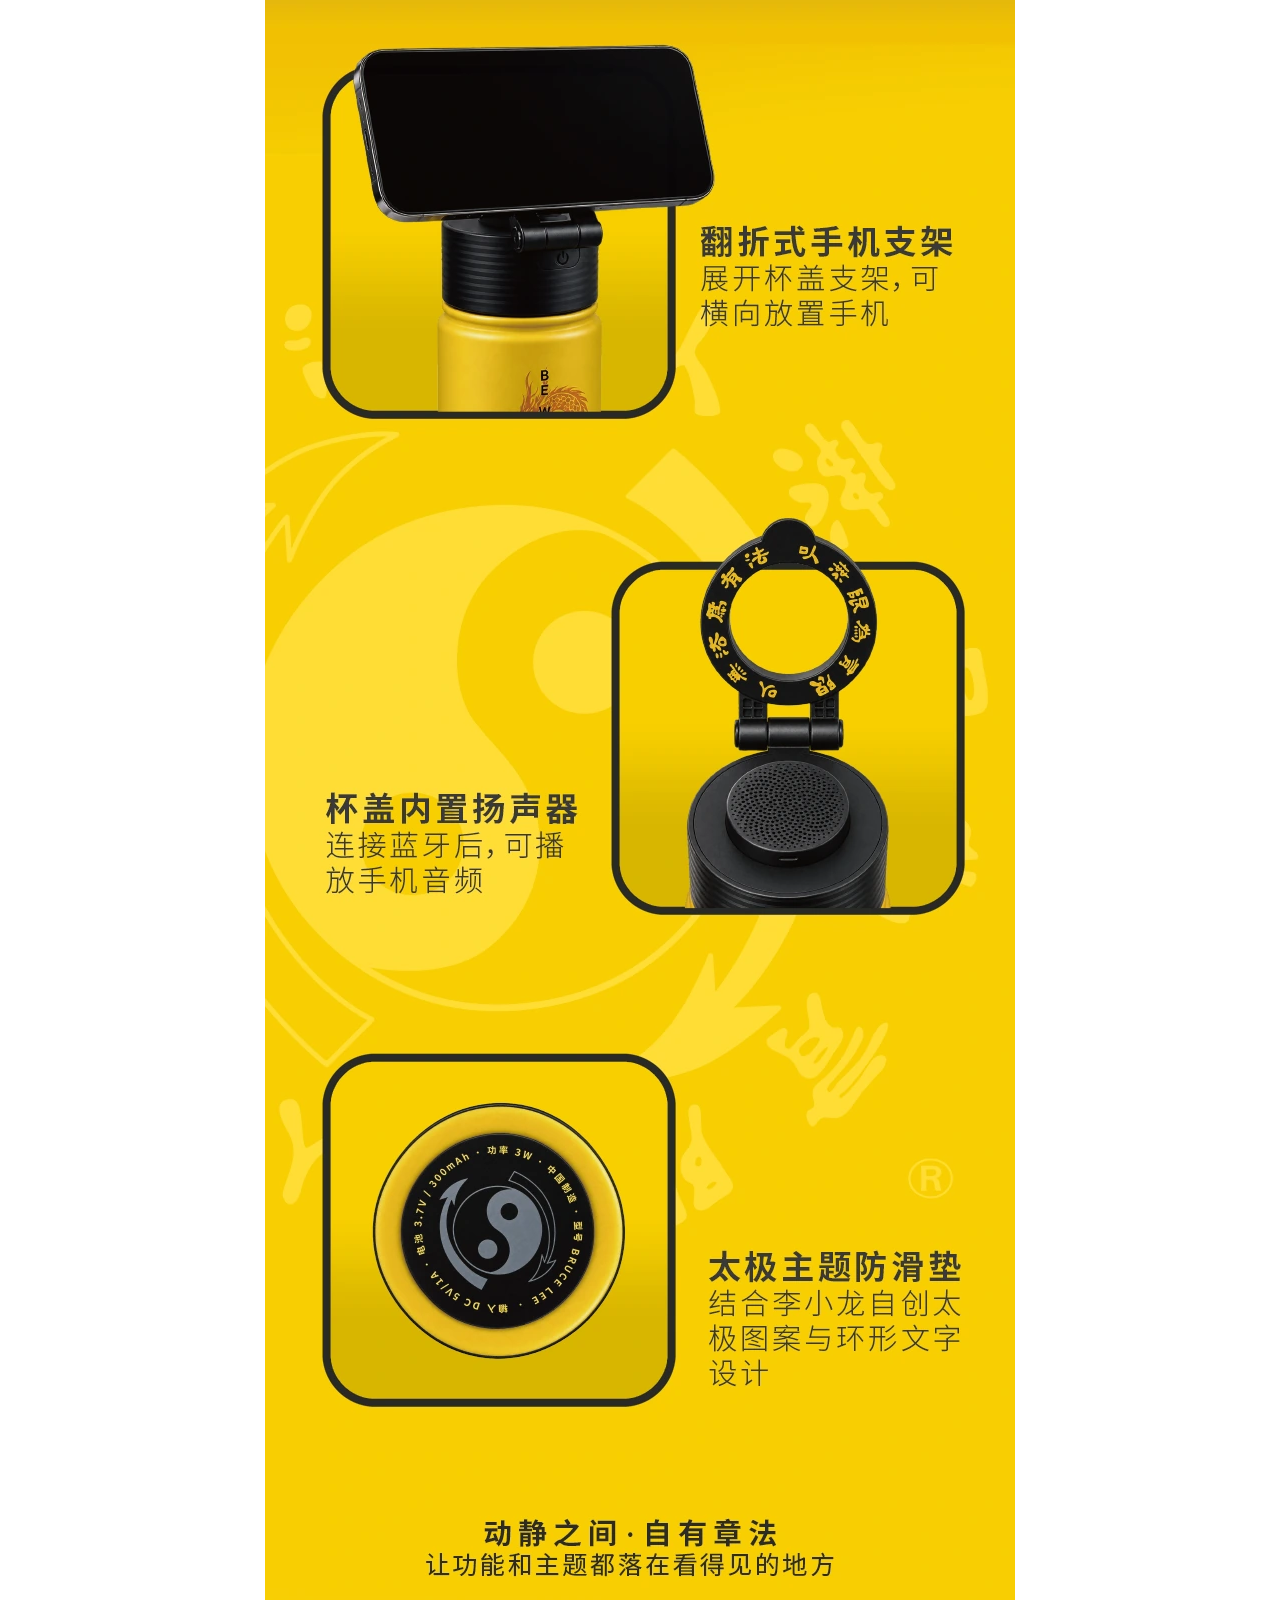
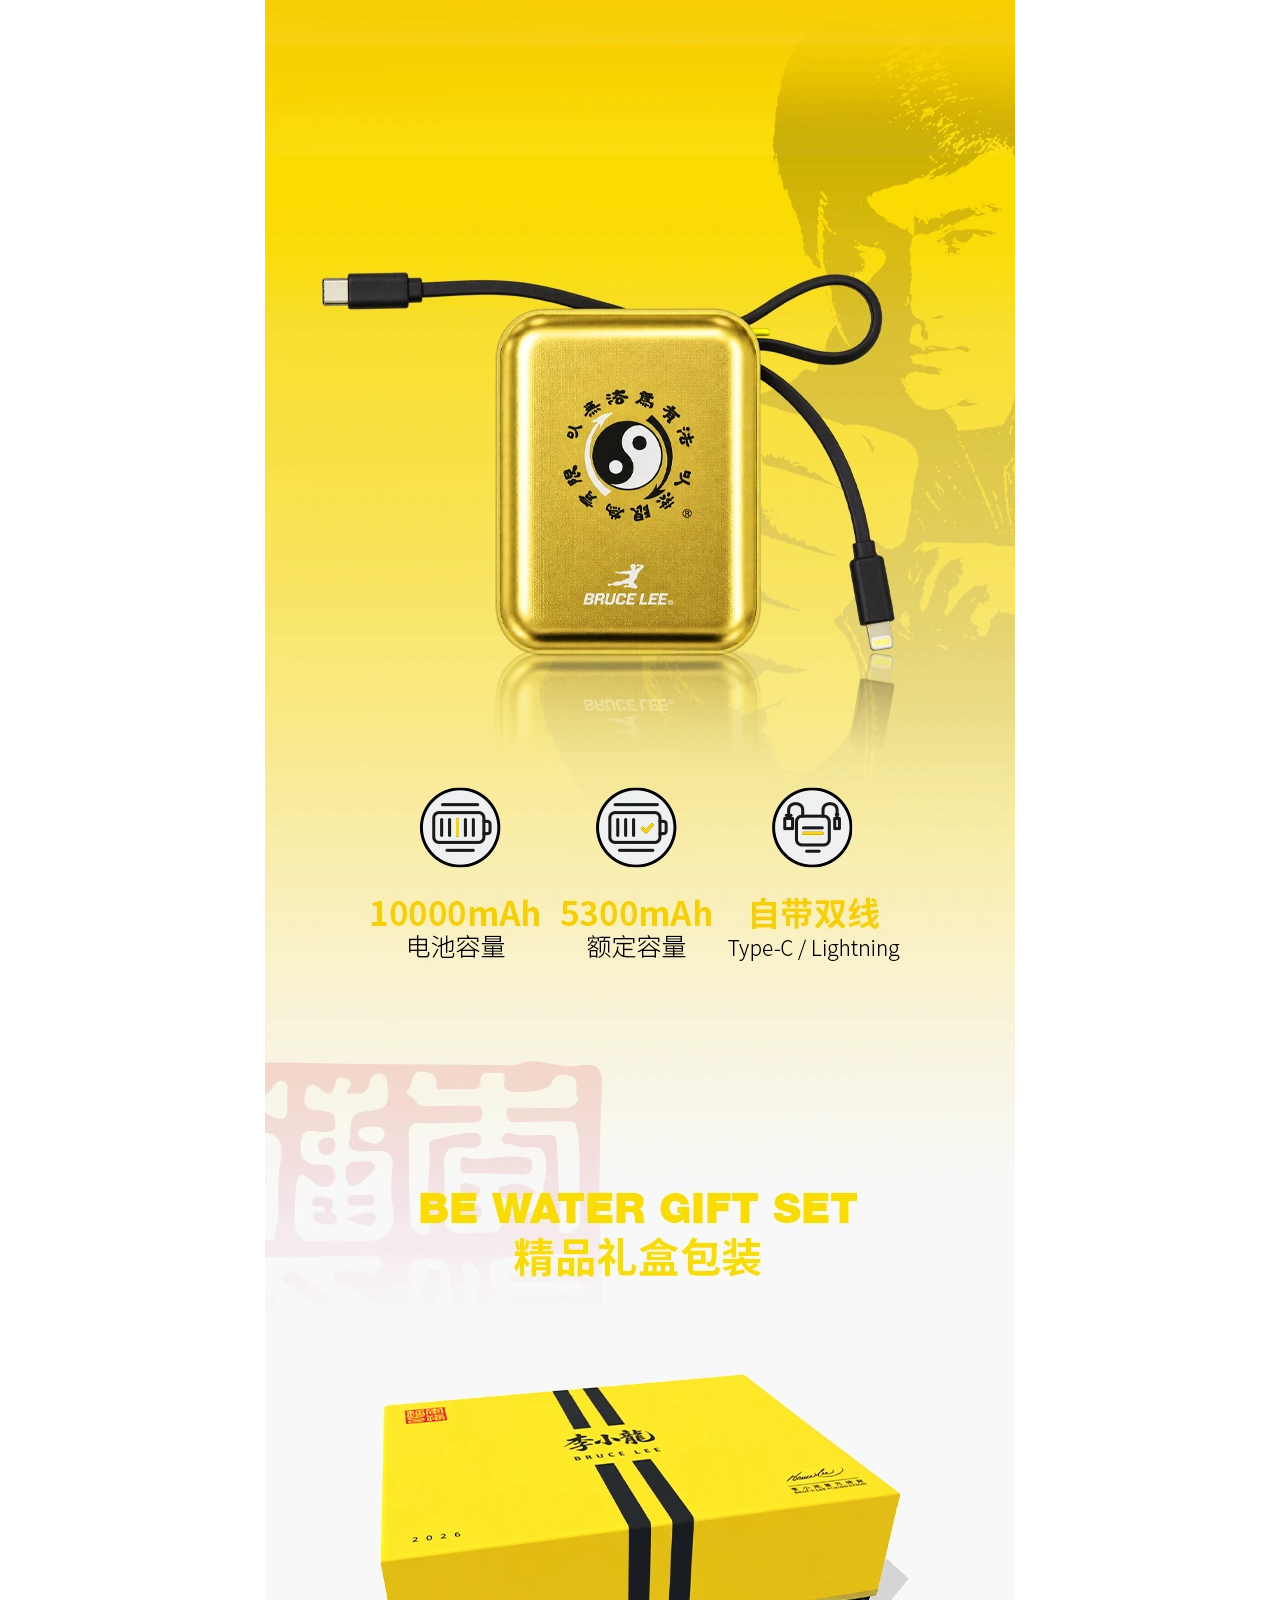
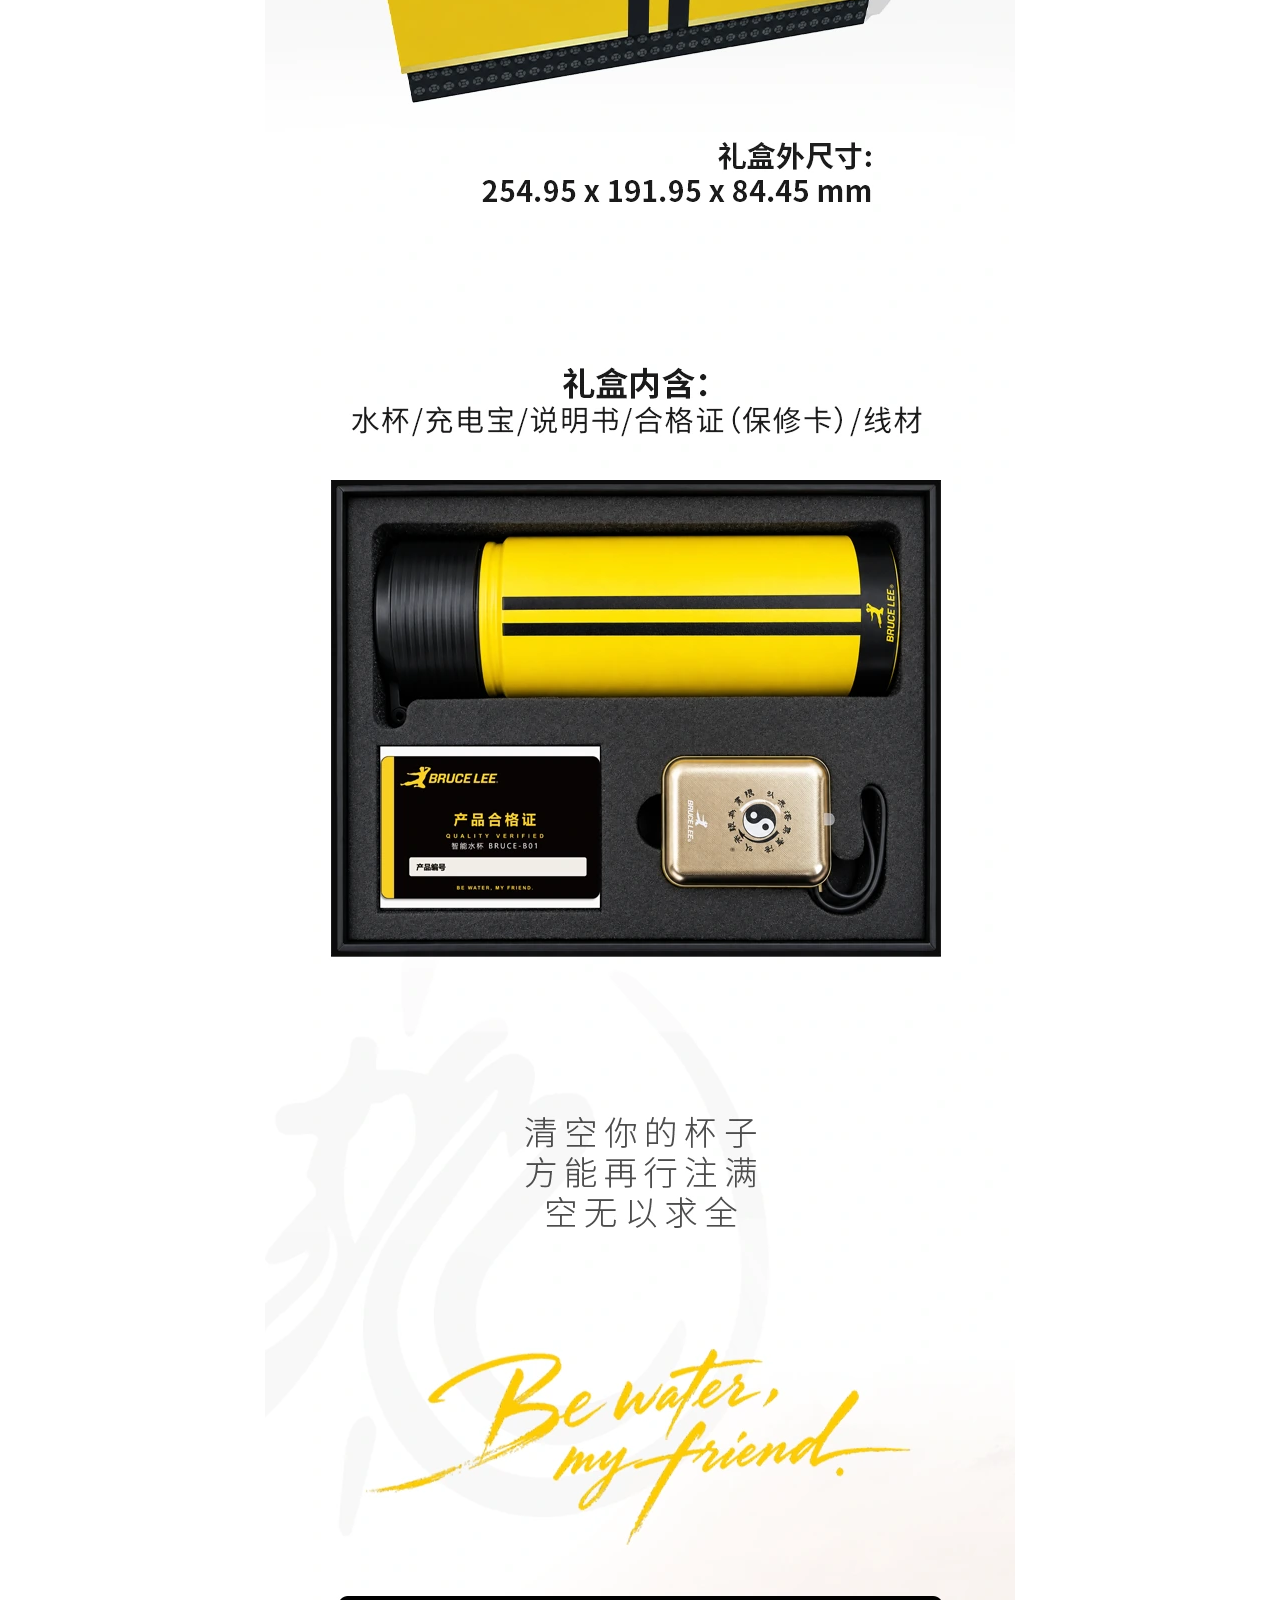
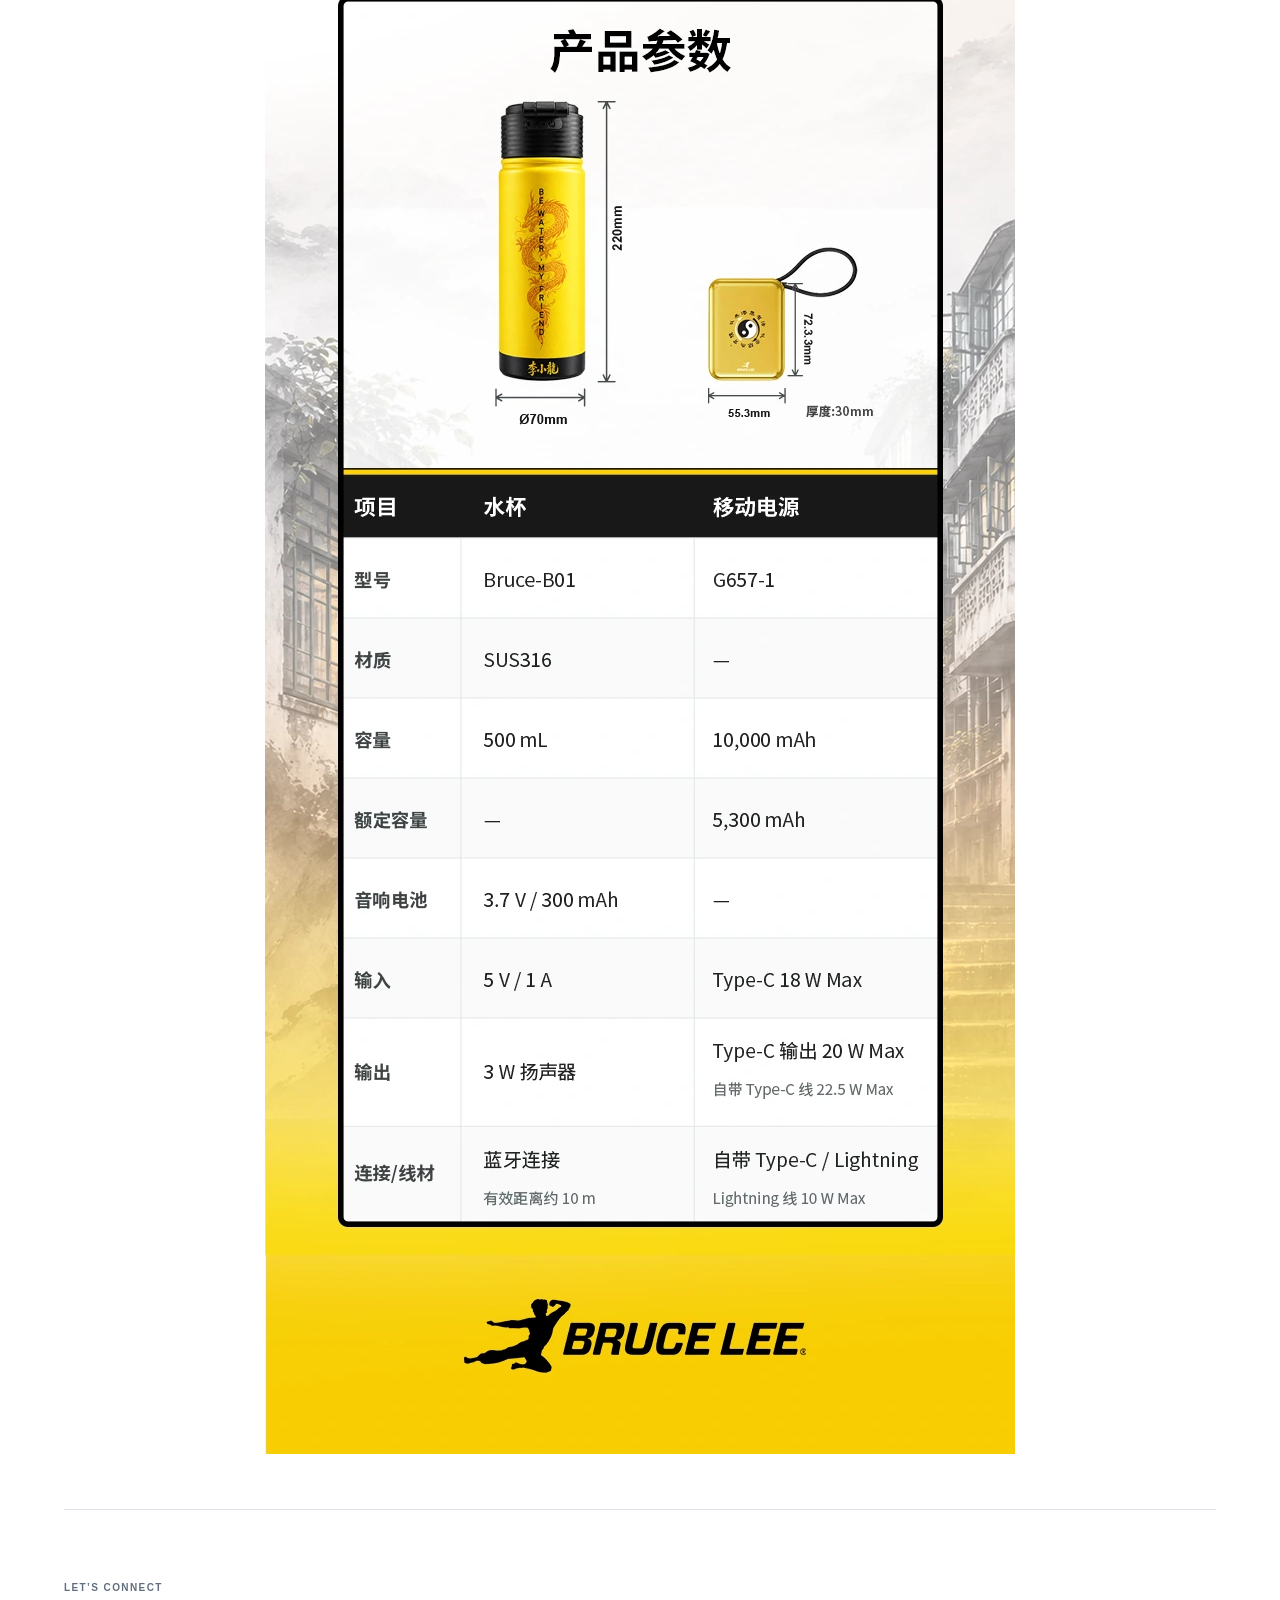
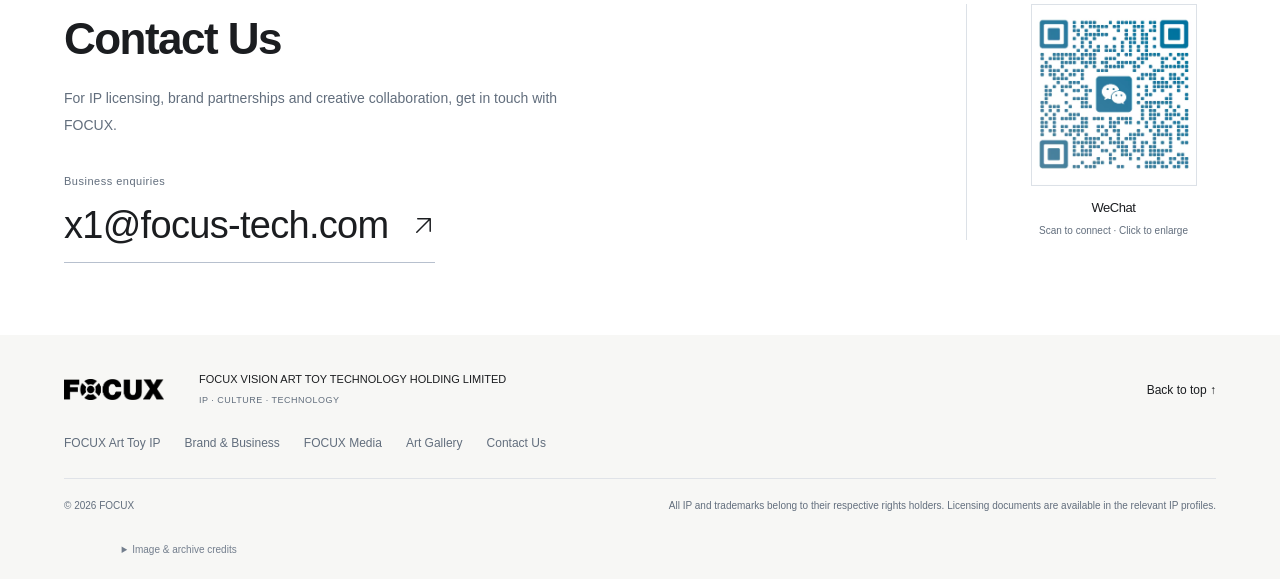
<file: en/cup-gift-set.html>
<!doctype html><html lang="en"><head><meta charset="UTF-8"><meta name="viewport" content="width=device-width,initial-scale=1"><meta name="description" content="Explore Bruce Lee, Jewel, Stan Lee and more: cultural origins, character stories, products and licensing documents."><meta name="theme-color" content="#ffffff"><title>Bruce Lee Smart Tumbler Gift Set | FOCUX</title><link rel="stylesheet" href="../assets/home.css?v=20261119-13"><script defer src="../assets/galleries-en.js?v=20261119-13"></script><script defer src="../assets/home-en.js?v=20261119-13"></script><script src="../assets/language.js?v=20261119-13" defer></script><link rel="canonical" href="https://focux-art.com/en/cup-gift-set.html"><link rel="alternate" hreflang="zh-CN" href="https://focux-art.com/cup-gift-set.html"><link rel="alternate" hreflang="en" href="https://focux-art.com/en/cup-gift-set.html"><link rel="alternate" hreflang="x-default" href="https://focux-art.com/cup-gift-set.html"></head><body><svg xmlns="http://www.w3.org/2000/svg" class="icon-definitions" width="0" height="0" aria-hidden="true" focusable="false"><defs><symbol id="focux-ip" viewBox="0 0 24 24"><rect x="3" y="3" width="7" height="7" rx="1"/><rect x="14" y="3" width="7" height="7" rx="1"/><rect x="3" y="14" width="7" height="7" rx="1"/><path d="M17.5 13v9m-4.5-4.5h9"/></symbol><symbol id="focux-commerce" viewBox="0 0 24 24"><path d="M8 7V5.5A2.5 2.5 0 0 1 10.5 3h3A2.5 2.5 0 0 1 16 5.5V7"/><rect x="3" y="7" width="18" height="14" rx="2"/><path d="M3 12.5c5 3 13 3 18 0M10 14.5v2h4v-2"/></symbol><symbol id="focux-film" viewBox="0 0 24 24"><path d="m3 8 17-5 1.5 5L4.5 13zM7 7l3 4m3-6 3 4M4.5 13v7a1 1 0 0 0 1 1h14a1 1 0 0 0 1-1V11"/><path d="m10 15 5 2-5 2z" fill="currentColor" stroke="none"/></symbol><symbol id="focux-match" viewBox="0 0 24 24"><circle cx="8" cy="12" r="5"/><circle cx="16" cy="12" r="5"/><path d="m10 12 1.5 1.5L15 10"/></symbol><symbol id="focux-design" viewBox="0 0 24 24"><path d="m12 3 9 5-9 5-9-5zM3 8v9l9 5 9-5V8M12 13v9M7.5 5.5l9 5"/></symbol><symbol id="focux-channels" viewBox="0 0 24 24"><rect x="9" y="3" width="6" height="5" rx="1"/><rect x="2" y="16" width="6" height="5" rx="1"/><rect x="16" y="16" width="6" height="5" rx="1"/><path d="M12 8v4m-7 4v-4h14v4"/></symbol><symbol id="focux-users" viewBox="0 0 24 24"><circle cx="9" cy="8" r="3"/><path d="M3 21v-2a6 6 0 0 1 12 0v2M16 5a3 3 0 0 1 0 6m2 4a5 5 0 0 1 3 4v2"/></symbol><symbol id="focux-ai-film" viewBox="0 0 24 24"><rect x="3" y="6" width="15" height="15" rx="2"/><path d="m8 10 6 3.5L8 17zM18 8l3 2v7l-3 2M19 1v4m-2-2h4"/></symbol><symbol id="focux-live" viewBox="0 0 24 24"><rect x="5" y="2.5" width="14" height="19" rx="2"/><circle cx="12" cy="9" r="2.5"/><path d="M8 17a4 4 0 0 1 8 0M10 19h4"/></symbol><symbol id="focux-ai-series" viewBox="0 0 24 24"><path d="M5 3h14M4 7h16"/><rect x="3" y="11" width="18" height="10" rx="2"/><path d="m9 13.5 5 2.5-5 2.5z" fill="currentColor" stroke="none"/></symbol><symbol id="focux-globe" viewBox="0 0 24 24"><circle cx="12" cy="12" r="9"/><ellipse cx="12" cy="12" rx="4" ry="9"/><path d="M3 12h18M4.5 7.5h15m-15 9h15"/></symbol><symbol id="focux-authorization" viewBox="0 0 24 24"><path d="m12 2 8 3v6c0 5-4 8.5-8 11-4-2.5-8-6-8-11V5z"/><path d="m8 11.5 2.5 2.5 5.5-6"/></symbol><symbol id="focux-arrow-up-right" viewBox="0 0 24 24"><path d="M5 19 19 5M6 5h13v13"/></symbol><symbol id="focux-arrow-right" viewBox="0 0 24 24"><path d="M3 12h18m-7-7 7 7-7 7"/></symbol><symbol id="focux-arrow-down" viewBox="0 0 24 24"><path d="M12 3v18m-7-7 7 7 7-7"/></symbol><symbol id="focux-menu" viewBox="0 0 24 24"><path d="M4 6h16M4 12h16M4 18h16"/></symbol><symbol id="focux-close" viewBox="0 0 24 24"><path d="m6 6 12 12M6 18 18 6"/></symbol><symbol id="focux-zoom" viewBox="0 0 24 24"><circle cx="10" cy="10" r="6.5"/><path d="m15 15 6 6M7 10h6m-3-3v6"/></symbol></defs></svg><a class="skip-link" href="#top">Skip to content</a><header><a href="index.html" class="identity" aria-label="FOCUX home"><img src="../assets/home/focux-logo.webp" alt="FOCUX" width="1812" height="379" decoding="async"><span>FOCUX</span></a><button class="menu-toggle" aria-expanded="false" aria-controls="main-nav">Menu <svg class="ui-icon" aria-hidden="true" focusable="false" viewBox="0 0 24 24"><use href="#focux-menu"></use></svg></button><nav id="main-nav"><a href="index.html">Home</a><a href="ip.html">FOCUX Art Toy IP</a><a href="business.html">Brand & Business</a><a href="film.html">FOCUX Media</a><a href="art.html">Art Gallery</a><a href="index.html#about">About</a><a class="mobile-contact" href="#contact">Contact Us</a></nav><div class="language-switch" aria-label="Language"><a href="../cup-gift-set.html" lang="zh-CN" hreflang="zh-CN" data-language-switch="zh-CN">中文</a><i>/</i><span aria-current="true">EN</span></div><a class="contact-link" href="#contact">Contact Us <span><svg class="ui-icon" aria-hidden="true" focusable="false" viewBox="0 0 24 24"><use href="#focux-arrow-up-right"></use></svg></span></a></header><main class="cup-product-page" id="top"><section class="container cup-intro"><a href="ip.html#series-bruce">← Back to Bruce Lee products</a><p class="eyebrow">BRUCE LEE / BE WATER GIFT SET</p><h1>Bruce Lee Smart Tumbler Gift Set</h1><p>Smart speaker tumbler + power bank. The power bank is included in the gift set and is not sold separately.</p><strong class="cup-set-price">CNY ¥499</strong></section><section class="cup-detail-images" aria-label="Bruce Lee Smart Tumbler Gift Set"><img src="../assets/gallery/bruce-s3-image10.webp" alt="Bruce Lee Smart Tumbler Gift Set" width="750" height="1000" decoding="async"><img src="../assets/gallery/bruce-cup-gift-detail.webp" alt="Gift set features, packaging, dimensions and specifications — original Chinese artwork" width="750" height="9610" loading="lazy" decoding="async"></section><section class="contact-section container" id="contact" aria-labelledby="contact-heading">
<span id="cooperate" class="contact-anchor" aria-hidden="true"></span>
<div class="contact-copy"><p class="eyebrow">LET’S CONNECT</p><h2 id="contact-heading">Contact Us</h2><p class="contact-intro">For IP licensing, brand partnerships and creative collaboration, get in touch with FOCUX.</p><div class="contact-email"><span>Business enquiries</span><a href="mailto:x1@focus-tech.com">x1@focus-tech.com <svg class="ui-icon" aria-hidden="true" focusable="false" viewBox="0 0 24 24"><use href="#focux-arrow-up-right"></use></svg></a></div></div>
<div class="contact-wechat"><button class="contact-qr-button" type="button" data-contact-qr aria-haspopup="dialog" aria-controls="contact-qr-dialog" aria-label="Enlarge the WeChat contact QR code"><img src="../assets/home/wechat-contact.webp" alt="WeChat contact QR code" width="361" height="397" loading="lazy" decoding="async"></button><h3>WeChat</h3><p>Scan to connect · Click to enlarge</p></div></section></main><footer><div class="footer-top"><a href="index.html"><img src="../assets/home/focux-logo.webp" alt="FOCUX" width="1812" height="379" decoding="async"></a><p>FOCUX VISION ART TOY TECHNOLOGY HOLDING LIMITED<br><span>IP · CULTURE · TECHNOLOGY</span></p><a class="back-top" href="#top">Back to top ↑</a></div><div class="footer-nav"><a href="ip.html">FOCUX Art Toy IP</a><a href="business.html">Brand & Business</a><a href="film.html">FOCUX Media</a><a href="art.html">Art Gallery</a><a href="#contact">Contact Us</a></div><div class="footer-bottom"><span>© 2026 FOCUX</span><span>All IP and trademarks belong to their respective rights holders. Licensing documents are available in the relevant IP profiles.</span></div><details class="image-credits"><summary>Image & archive credits</summary><div>Bruce Lee archives and imagery: <a href="https://brucelee.com/bruce-lee" target="_blank" rel="noopener">Bruce Lee</a>, Hong Kong Heritage Museum and Genesis Publications. Jewel origins and photographs: supplied materials and contemporary news reports. Stan Lee: Disney archives, supplied creative materials and WIRED imagery. Historical imagery is presented separately from products and later concepts.</div></details></footer><dialog id="detail-dialog" aria-label="IP and film project details"><button class="dialog-close" aria-label="Close details"><svg class="ui-icon" aria-hidden="true" focusable="false" viewBox="0 0 24 24"><use href="#focux-close"></use></svg></button><div id="detail-content"></div></dialog><dialog class="contact-qr-dialog" id="contact-qr-dialog" aria-labelledby="contact-qr-title"><button type="button" class="contact-qr-close" data-contact-qr-close aria-label="Close">×</button><p class="eyebrow">FOCUX / CONTACT</p><h2 id="contact-qr-title">Connect on WeChat</h2><img src="../assets/home/wechat-contact.webp" alt="WeChat contact QR code" width="361" height="397" decoding="async"><p class="contact-qr-hint">Scan the QR code in WeChat, or save the image to scan from your album.</p><a class="contact-qr-save" href="../assets/home/wechat-contact.webp" download="FOCUX-WeChat.webp">Save QR code ↓</a></dialog></body></html>
</file>
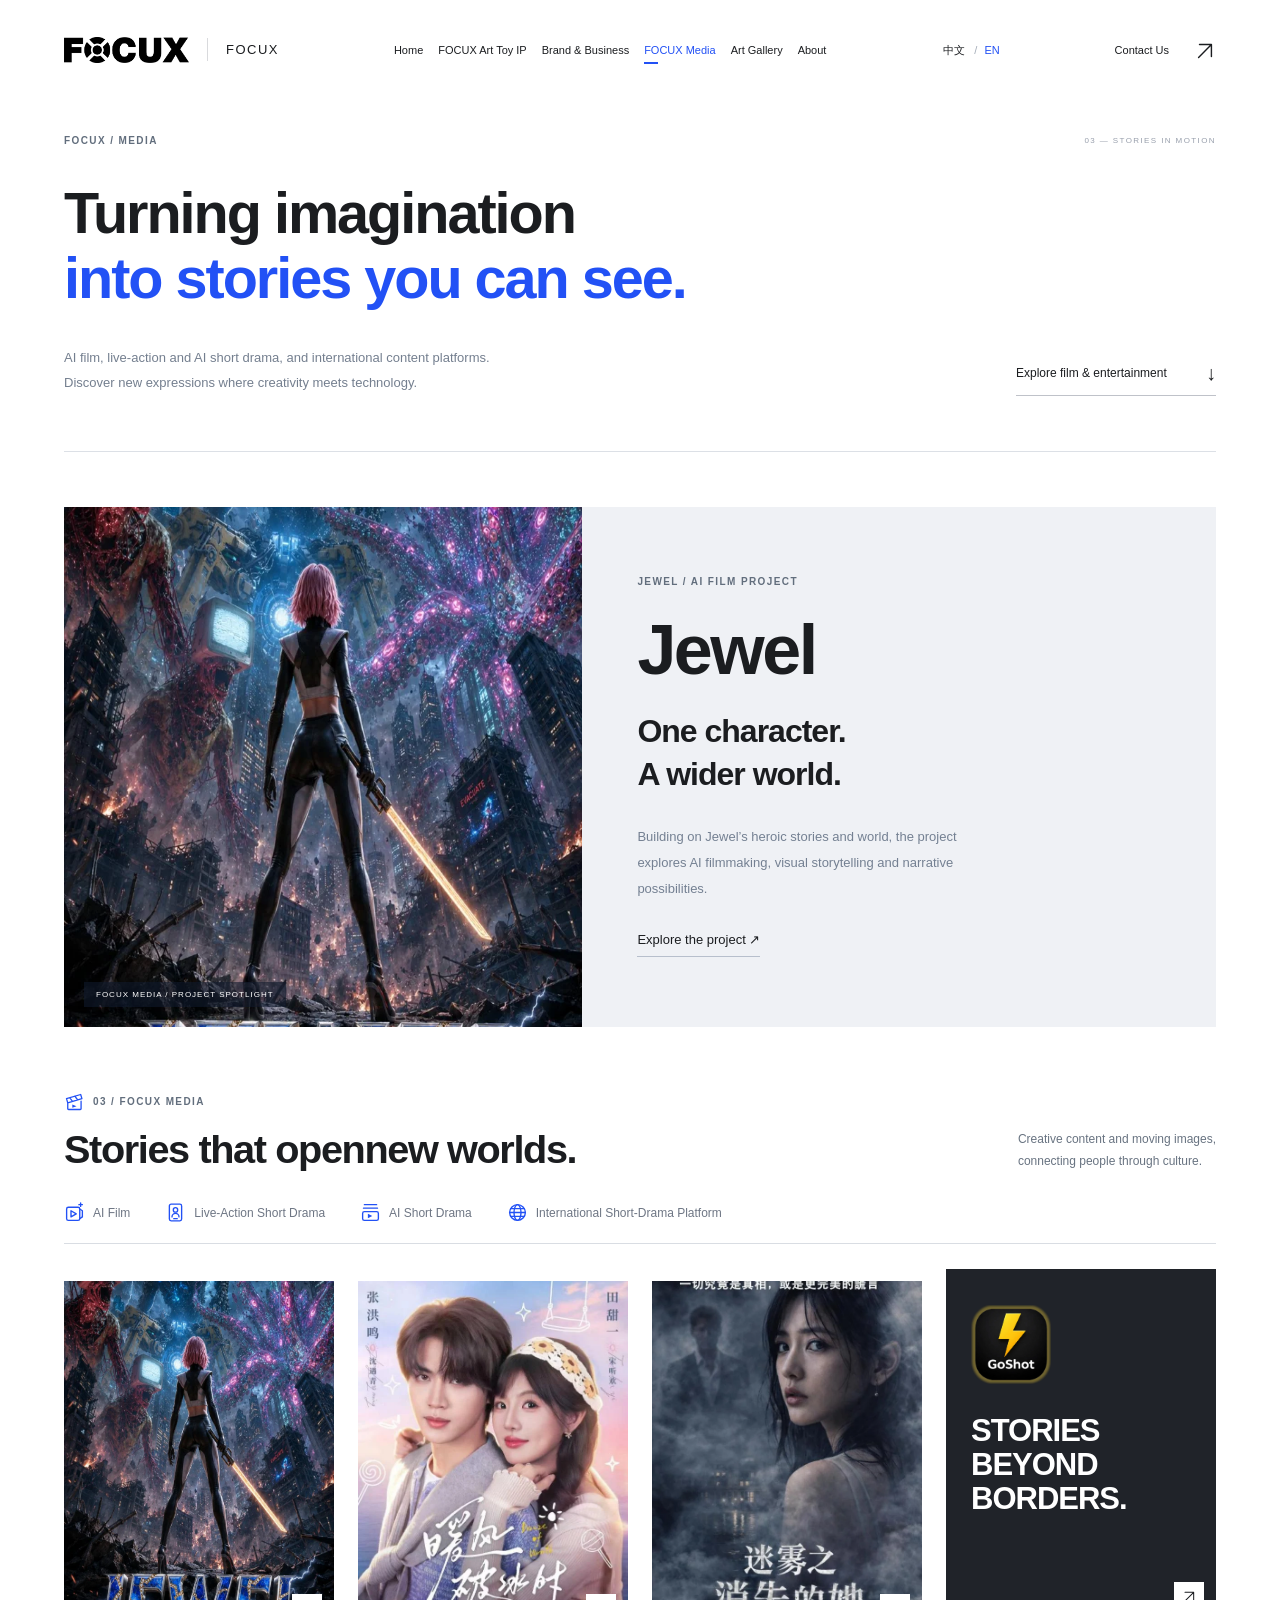
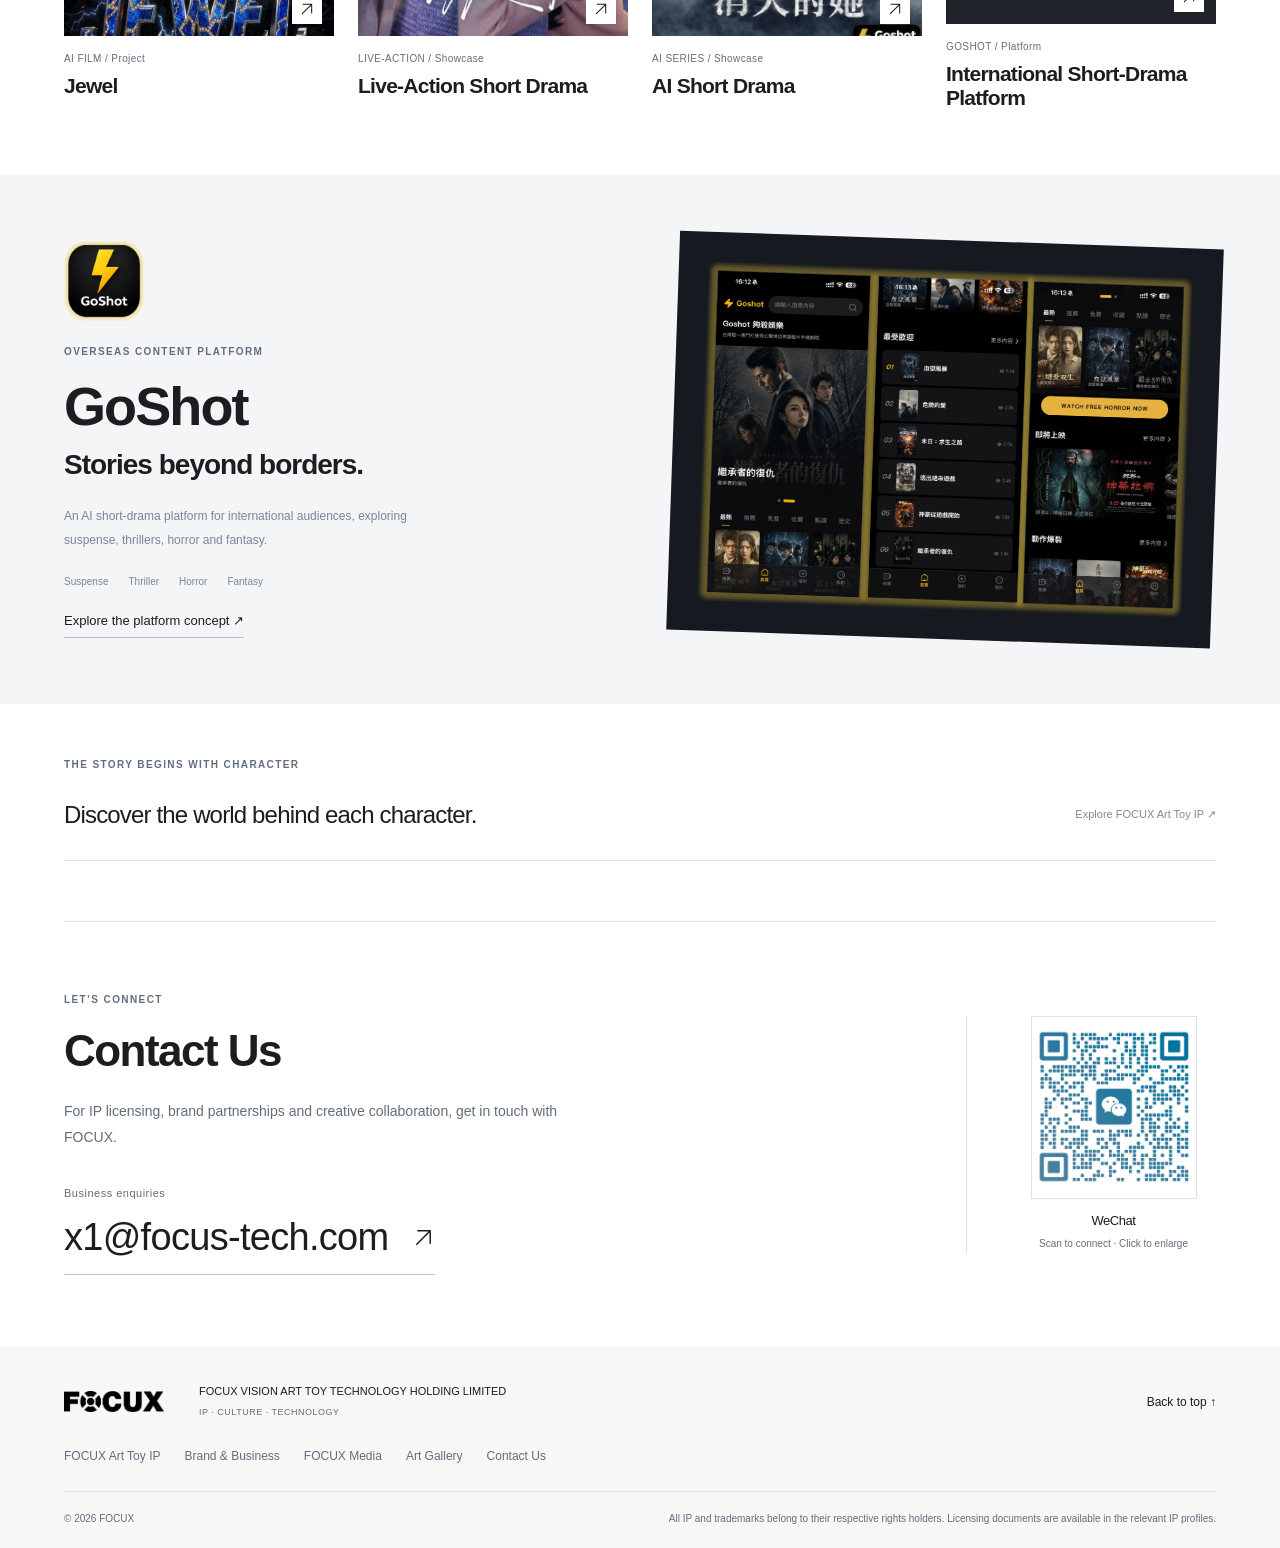
<file: en/film.html>
<!doctype html><html lang="en"><head><meta charset="UTF-8"><meta name="viewport" content="width=device-width,initial-scale=1"><meta name="description" content="Explore FOCUX film and entertainment: the Jewel AI film project, live-action and AI short drama, and GoShot."><meta name="theme-color" content="#ffffff"><title>FOCUX Media | FOCUX</title><link rel="stylesheet" href="../assets/home.css?v=20261119-13"><script defer src="../assets/galleries-en.js?v=20261119-13"></script><script defer src="../assets/home-en.js?v=20261119-13"></script><script src="../assets/language.js?v=20261119-13" defer></script><link rel="canonical" href="https://focux-art.com/en/film.html"><link rel="alternate" hreflang="zh-CN" href="https://focux-art.com/film.html"><link rel="alternate" hreflang="en" href="https://focux-art.com/en/film.html"><link rel="alternate" hreflang="x-default" href="https://focux-art.com/film.html"></head><body><svg xmlns="http://www.w3.org/2000/svg" class="icon-definitions" width="0" height="0" aria-hidden="true" focusable="false"><defs><symbol id="focux-ip" viewBox="0 0 24 24"><rect x="3" y="3" width="7" height="7" rx="1"/><rect x="14" y="3" width="7" height="7" rx="1"/><rect x="3" y="14" width="7" height="7" rx="1"/><path d="M17.5 13v9m-4.5-4.5h9"/></symbol><symbol id="focux-commerce" viewBox="0 0 24 24"><path d="M8 7V5.5A2.5 2.5 0 0 1 10.5 3h3A2.5 2.5 0 0 1 16 5.5V7"/><rect x="3" y="7" width="18" height="14" rx="2"/><path d="M3 12.5c5 3 13 3 18 0M10 14.5v2h4v-2"/></symbol><symbol id="focux-film" viewBox="0 0 24 24"><path d="m3 8 17-5 1.5 5L4.5 13zM7 7l3 4m3-6 3 4M4.5 13v7a1 1 0 0 0 1 1h14a1 1 0 0 0 1-1V11"/><path d="m10 15 5 2-5 2z" fill="currentColor" stroke="none"/></symbol><symbol id="focux-match" viewBox="0 0 24 24"><circle cx="8" cy="12" r="5"/><circle cx="16" cy="12" r="5"/><path d="m10 12 1.5 1.5L15 10"/></symbol><symbol id="focux-design" viewBox="0 0 24 24"><path d="m12 3 9 5-9 5-9-5zM3 8v9l9 5 9-5V8M12 13v9M7.5 5.5l9 5"/></symbol><symbol id="focux-channels" viewBox="0 0 24 24"><rect x="9" y="3" width="6" height="5" rx="1"/><rect x="2" y="16" width="6" height="5" rx="1"/><rect x="16" y="16" width="6" height="5" rx="1"/><path d="M12 8v4m-7 4v-4h14v4"/></symbol><symbol id="focux-users" viewBox="0 0 24 24"><circle cx="9" cy="8" r="3"/><path d="M3 21v-2a6 6 0 0 1 12 0v2M16 5a3 3 0 0 1 0 6m2 4a5 5 0 0 1 3 4v2"/></symbol><symbol id="focux-ai-film" viewBox="0 0 24 24"><rect x="3" y="6" width="15" height="15" rx="2"/><path d="m8 10 6 3.5L8 17zM18 8l3 2v7l-3 2M19 1v4m-2-2h4"/></symbol><symbol id="focux-live" viewBox="0 0 24 24"><rect x="5" y="2.5" width="14" height="19" rx="2"/><circle cx="12" cy="9" r="2.5"/><path d="M8 17a4 4 0 0 1 8 0M10 19h4"/></symbol><symbol id="focux-ai-series" viewBox="0 0 24 24"><path d="M5 3h14M4 7h16"/><rect x="3" y="11" width="18" height="10" rx="2"/><path d="m9 13.5 5 2.5-5 2.5z" fill="currentColor" stroke="none"/></symbol><symbol id="focux-globe" viewBox="0 0 24 24"><circle cx="12" cy="12" r="9"/><ellipse cx="12" cy="12" rx="4" ry="9"/><path d="M3 12h18M4.5 7.5h15m-15 9h15"/></symbol><symbol id="focux-authorization" viewBox="0 0 24 24"><path d="m12 2 8 3v6c0 5-4 8.5-8 11-4-2.5-8-6-8-11V5z"/><path d="m8 11.5 2.5 2.5 5.5-6"/></symbol><symbol id="focux-arrow-up-right" viewBox="0 0 24 24"><path d="M5 19 19 5M6 5h13v13"/></symbol><symbol id="focux-arrow-right" viewBox="0 0 24 24"><path d="M3 12h18m-7-7 7 7-7 7"/></symbol><symbol id="focux-arrow-down" viewBox="0 0 24 24"><path d="M12 3v18m-7-7 7 7 7-7"/></symbol><symbol id="focux-menu" viewBox="0 0 24 24"><path d="M4 6h16M4 12h16M4 18h16"/></symbol><symbol id="focux-close" viewBox="0 0 24 24"><path d="m6 6 12 12M6 18 18 6"/></symbol><symbol id="focux-zoom" viewBox="0 0 24 24"><circle cx="10" cy="10" r="6.5"/><path d="m15 15 6 6M7 10h6m-3-3v6"/></symbol></defs></svg><a class="skip-link" href="#top">Skip to content</a><header><a href="index.html" class="identity" aria-label="FOCUX home"><img src="../assets/home/focux-logo.webp" alt="FOCUX" width="1812" height="379" decoding="async"><span>FOCUX</span></a><button class="menu-toggle" aria-expanded="false" aria-controls="main-nav">Menu <svg class="ui-icon" aria-hidden="true" focusable="false" viewBox="0 0 24 24"><use href="#focux-menu"></use></svg></button><nav id="main-nav"><a href="index.html">Home</a><a href="ip.html">FOCUX Art Toy IP</a><a href="business.html">Brand & Business</a><a href="film.html" class="current" aria-current="page">FOCUX Media</a><a href="art.html">Art Gallery</a><a href="index.html#about">About</a><a class="mobile-contact" href="#contact">Contact Us</a></nav><div class="language-switch" aria-label="Language"><a href="../film.html" lang="zh-CN" hreflang="zh-CN" data-language-switch="zh-CN">中文</a><i>/</i><span aria-current="true">EN</span></div><a class="contact-link" href="#contact">Contact Us <span><svg class="ui-icon" aria-hidden="true" focusable="false" viewBox="0 0 24 24"><use href="#focux-arrow-up-right"></use></svg></span></a></header><main id="top"><section class="inner-intro container"><div class="inner-top"><p class="eyebrow">FOCUX / MEDIA</p><span>03 — STORIES IN MOTION</span></div><h1>Turning imagination<br><span>into stories you can see.</span></h1><div class="intro-bottom"><p>AI film, live-action and AI short drama, and international content platforms.<br>Discover new expressions where creativity meets technology.</p><a class="line-link" href="#film">Explore film & entertainment <span>↓</span></a></div></section><section class="film-spotlight container"><div class="film-spotlight-image"><img src="../assets/home/s33-image118.webp" alt="Jewel film project concept poster" width="735" height="1300" decoding="async"><span>FOCUX MEDIA / PROJECT SPOTLIGHT</span></div><div class="film-spotlight-copy"><p class="eyebrow">JEWEL / AI FILM PROJECT</p><h2>Jewel<span>One character.<br>A wider world.</span></h2><p>Building on Jewel’s heroic stories and world, the project explores AI filmmaking, visual storytelling and narrative possibilities.</p><button class="plain-link" data-film="jewel">Explore the project ↗</button></div></section><section class="film-section container section" id="film"><div class="section-head"><div><p class="eyebrow icon-eyebrow"><svg class="ui-icon" aria-hidden="true" focusable="false" viewBox="0 0 24 24"><use href="#focux-film"></use></svg>03 / FOCUX MEDIA</p><h2>Stories that open<br class="mobile-break">new worlds.</h2></div><p class="section-intro">Creative content and moving images,<br>connecting people through culture.</p></div><div class="film-types"><span><svg class="ui-icon" aria-hidden="true" focusable="false" viewBox="0 0 24 24"><use href="#focux-ai-film"></use></svg>AI Film</span><span><svg class="ui-icon" aria-hidden="true" focusable="false" viewBox="0 0 24 24"><use href="#focux-live"></use></svg>Live-Action Short Drama</span><span><svg class="ui-icon" aria-hidden="true" focusable="false" viewBox="0 0 24 24"><use href="#focux-ai-series"></use></svg>AI Short Drama</span><span><svg class="ui-icon" aria-hidden="true" focusable="false" viewBox="0 0 24 24"><use href="#focux-globe"></use></svg>International Short-Drama Platform</span></div><div class="poster-grid"><button class="poster" data-film="jewel"><div><img src="../assets/home/s33-image118.webp" alt="Jewel film project concept poster" loading="lazy" width="735" height="1300" decoding="async"><b><svg class="ui-icon" aria-hidden="true" focusable="false" viewBox="0 0 24 24"><use href="#focux-arrow-up-right"></use></svg></b></div><small>AI FILM / Project</small><h3>Jewel</h3></button><button class="poster" data-film="live"><div><img src="../assets/home/s39-image143.webp" alt="Live-action short-drama showcase" loading="lazy" width="595" height="794" decoding="async"><b><svg class="ui-icon" aria-hidden="true" focusable="false" viewBox="0 0 24 24"><use href="#focux-arrow-up-right"></use></svg></b></div><small>LIVE-ACTION / Showcase</small><h3>Live-Action Short Drama</h3></button><button class="poster" data-film="ai"><div><img src="../assets/home/s40-image151.webp" alt="AI short-drama showcase" loading="lazy" width="600" height="845" decoding="async"><b><svg class="ui-icon" aria-hidden="true" focusable="false" viewBox="0 0 24 24"><use href="#focux-arrow-up-right"></use></svg></b></div><small>AI SERIES / Showcase</small><h3>AI Short Drama</h3></button><button class="poster platform" data-film="goshot"><div><img src="../assets/home/s41-image158.webp" alt="GoShot platform identity" loading="lazy" width="846" height="838" decoding="async"><span>STORIES<br>BEYOND<br>BORDERS.</span><b><svg class="ui-icon" aria-hidden="true" focusable="false" viewBox="0 0 24 24"><use href="#focux-arrow-up-right"></use></svg></b></div><small>GOSHOT / Platform</small><h3>International Short-Drama Platform</h3></button></div></section><section class="goshot-section"><div class="container goshot-grid"><div><img class="goshot-icon" src="../assets/home/s41-image158.webp" alt="GoShot identity" width="846" height="838" decoding="async"><p class="eyebrow">OVERSEAS CONTENT PLATFORM</p><h2>GoShot<span>Stories beyond borders.</span></h2><p>An AI short-drama platform for international audiences, exploring suspense, thrillers, horror and fantasy.</p><div class="goshot-genres"><span>Suspense</span><span>Thriller</span><span>Horror</span><span>Fantasy</span></div><button class="plain-link" data-film="goshot">Explore the platform concept ↗</button></div><div class="goshot-screen"><img src="../assets/home/s41-image157.webp" alt="GoShot interface concept" loading="lazy" width="1300" height="911" decoding="async"></div></div></section><section class="related-section container"><p class="eyebrow">THE STORY BEGINS WITH CHARACTER</p><a href="ip.html"><h2>Discover the world behind each character.</h2><span>Explore FOCUX Art Toy IP ↗</span></a></section><section class="contact-section container" id="contact" aria-labelledby="contact-heading">
<span id="cooperate" class="contact-anchor" aria-hidden="true"></span>
<div class="contact-copy"><p class="eyebrow">LET’S CONNECT</p><h2 id="contact-heading">Contact Us</h2><p class="contact-intro">For IP licensing, brand partnerships and creative collaboration, get in touch with FOCUX.</p><div class="contact-email"><span>Business enquiries</span><a href="mailto:x1@focus-tech.com">x1@focus-tech.com <svg class="ui-icon" aria-hidden="true" focusable="false" viewBox="0 0 24 24"><use href="#focux-arrow-up-right"></use></svg></a></div></div>
<div class="contact-wechat"><button class="contact-qr-button" type="button" data-contact-qr aria-haspopup="dialog" aria-controls="contact-qr-dialog" aria-label="Enlarge the WeChat contact QR code"><img src="../assets/home/wechat-contact.webp" alt="WeChat contact QR code" width="361" height="397" loading="lazy" decoding="async"></button><h3>WeChat</h3><p>Scan to connect · Click to enlarge</p></div></section></main><footer><div class="footer-top"><a href="index.html"><img src="../assets/home/focux-logo.webp" alt="FOCUX" width="1812" height="379" decoding="async"></a><p>FOCUX VISION ART TOY TECHNOLOGY HOLDING LIMITED<br><span>IP · CULTURE · TECHNOLOGY</span></p><a class="back-top" href="#top">Back to top ↑</a></div><div class="footer-nav"><a href="ip.html">FOCUX Art Toy IP</a><a href="business.html">Brand & Business</a><a href="film.html">FOCUX Media</a><a href="art.html">Art Gallery</a><a href="#contact">Contact Us</a></div><div class="footer-bottom"><span>© 2026 FOCUX</span><span>All IP and trademarks belong to their respective rights holders. Licensing documents are available in the relevant IP profiles.</span></div></footer><dialog id="detail-dialog" aria-label="IP and film project details"><button class="dialog-close" aria-label="Close details"><svg class="ui-icon" aria-hidden="true" focusable="false" viewBox="0 0 24 24"><use href="#focux-close"></use></svg></button><div id="detail-content"></div></dialog><dialog class="contact-qr-dialog" id="contact-qr-dialog" aria-labelledby="contact-qr-title"><button type="button" class="contact-qr-close" data-contact-qr-close aria-label="Close">×</button><p class="eyebrow">FOCUX / CONTACT</p><h2 id="contact-qr-title">Connect on WeChat</h2><img src="../assets/home/wechat-contact.webp" alt="WeChat contact QR code" width="361" height="397" decoding="async"><p class="contact-qr-hint">Scan the QR code in WeChat, or save the image to scan from your album.</p><a class="contact-qr-save" href="../assets/home/wechat-contact.webp" download="FOCUX-WeChat.webp">Save QR code ↓</a></dialog></body></html>
</file>
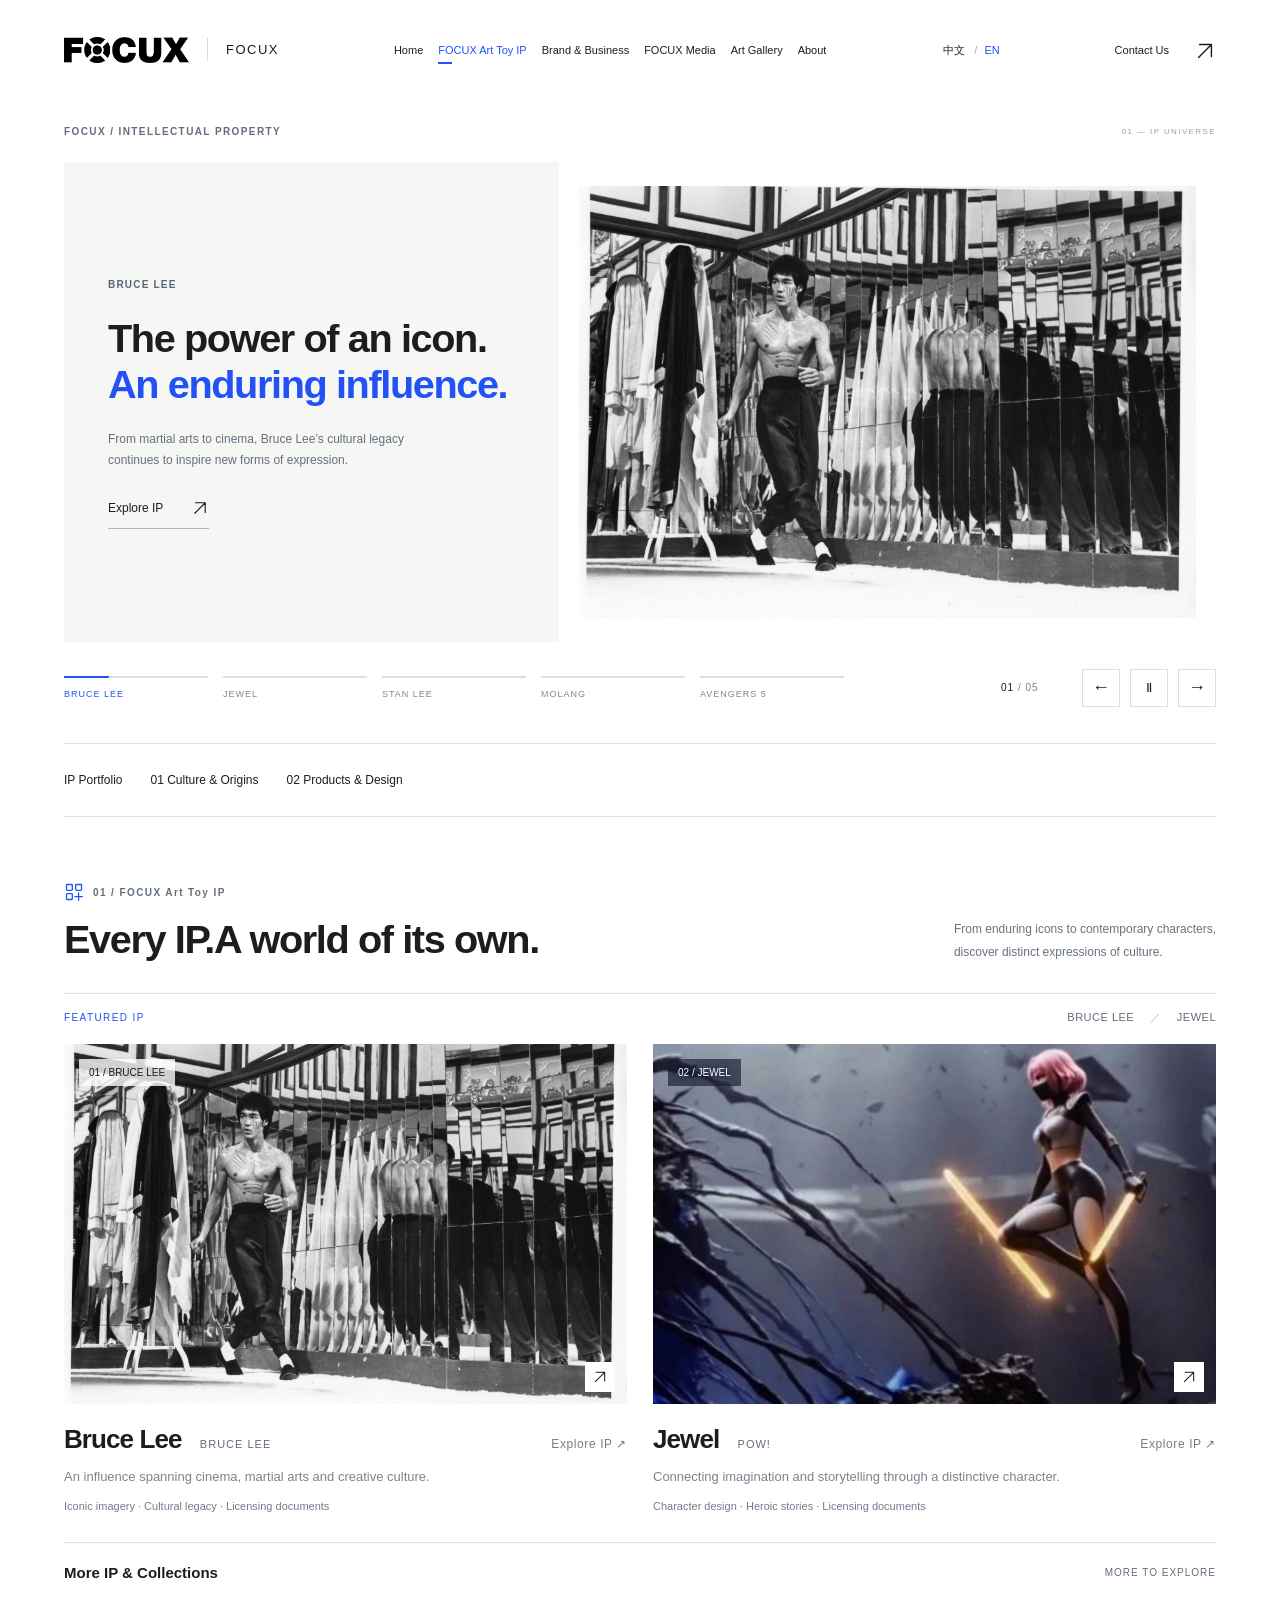
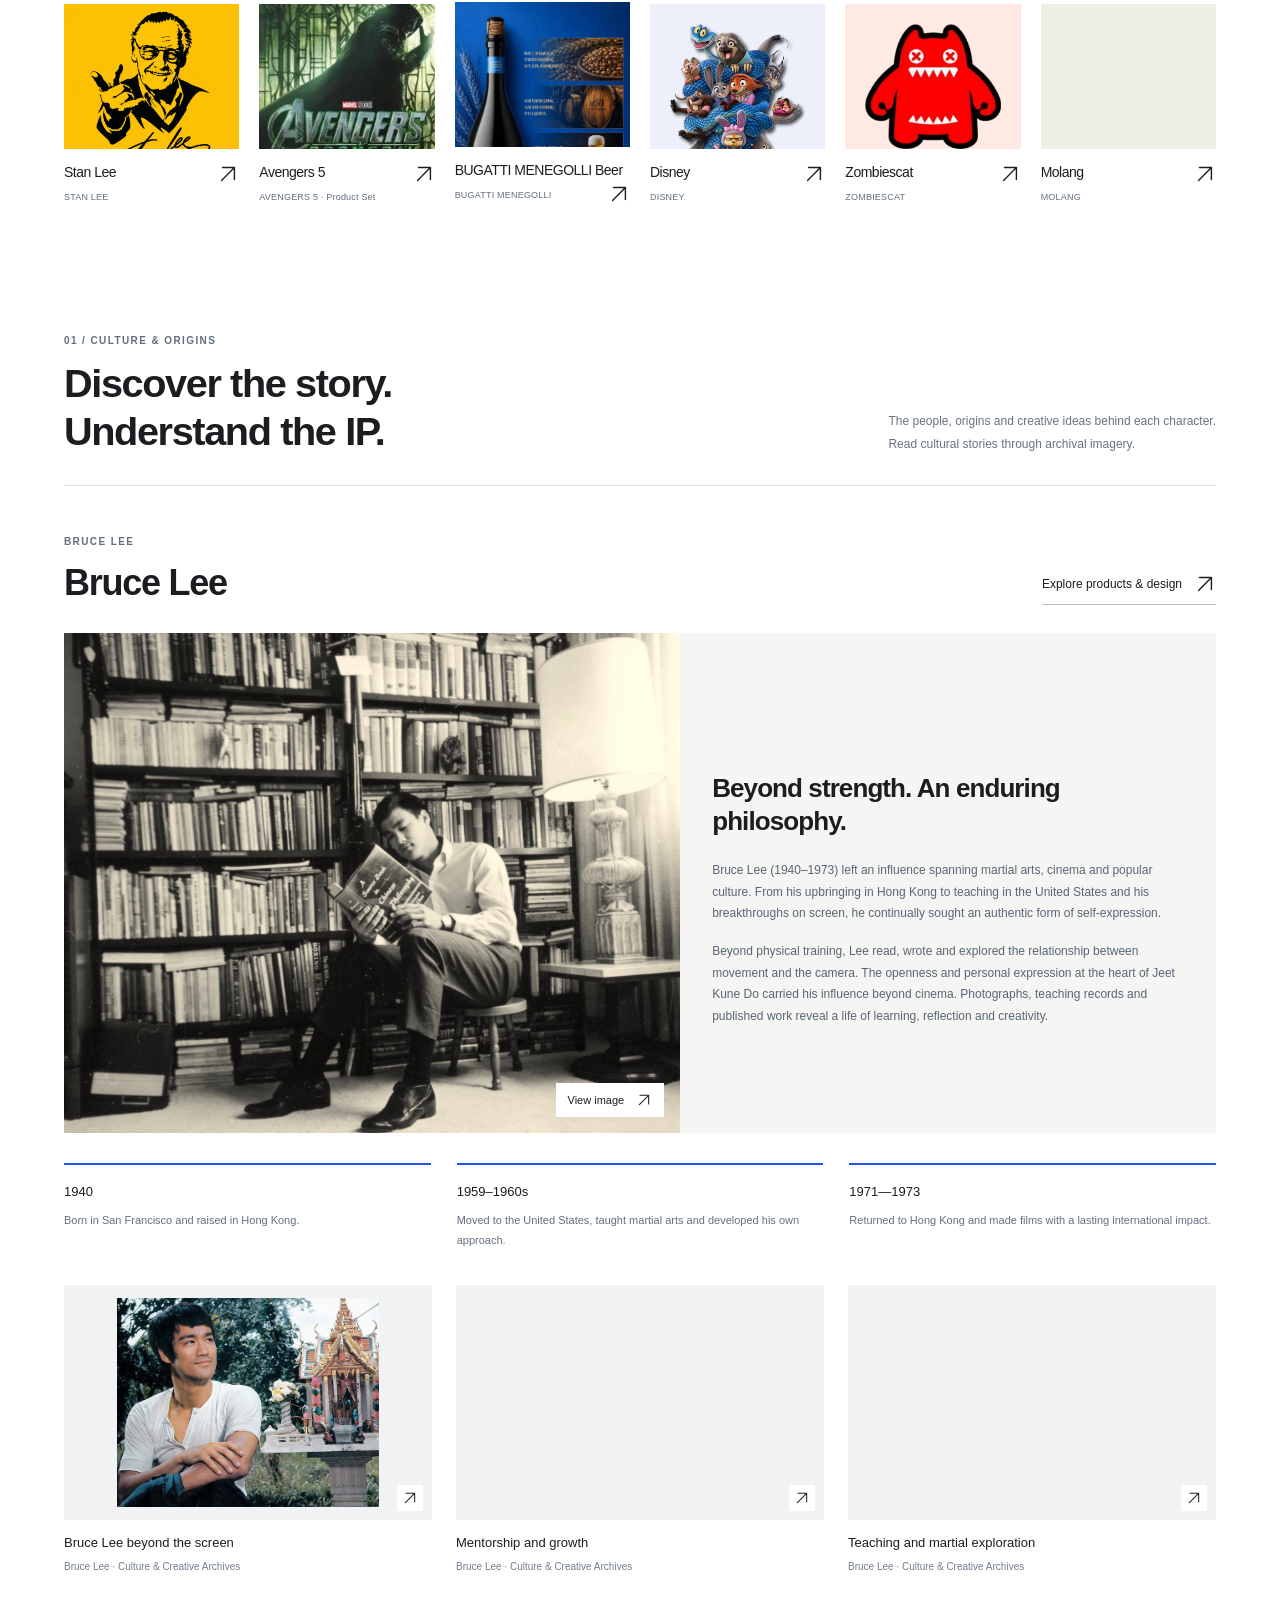
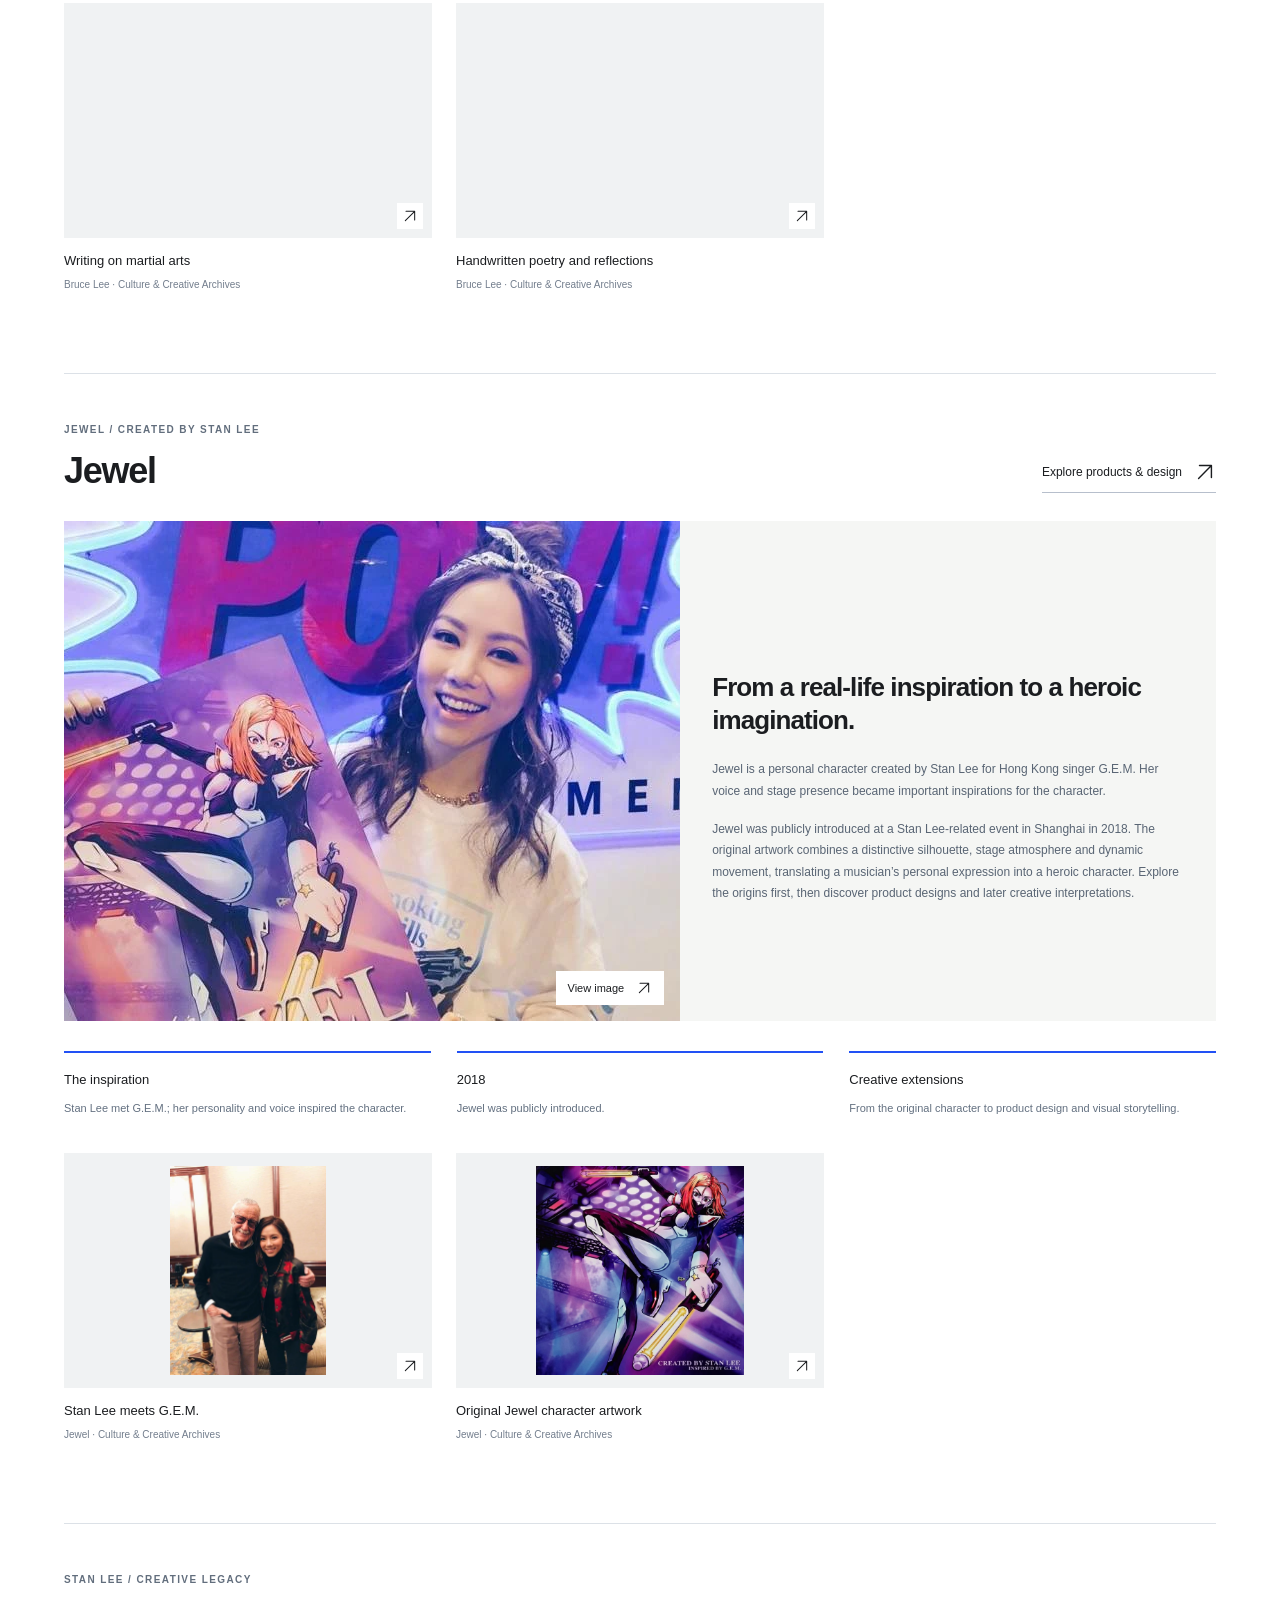
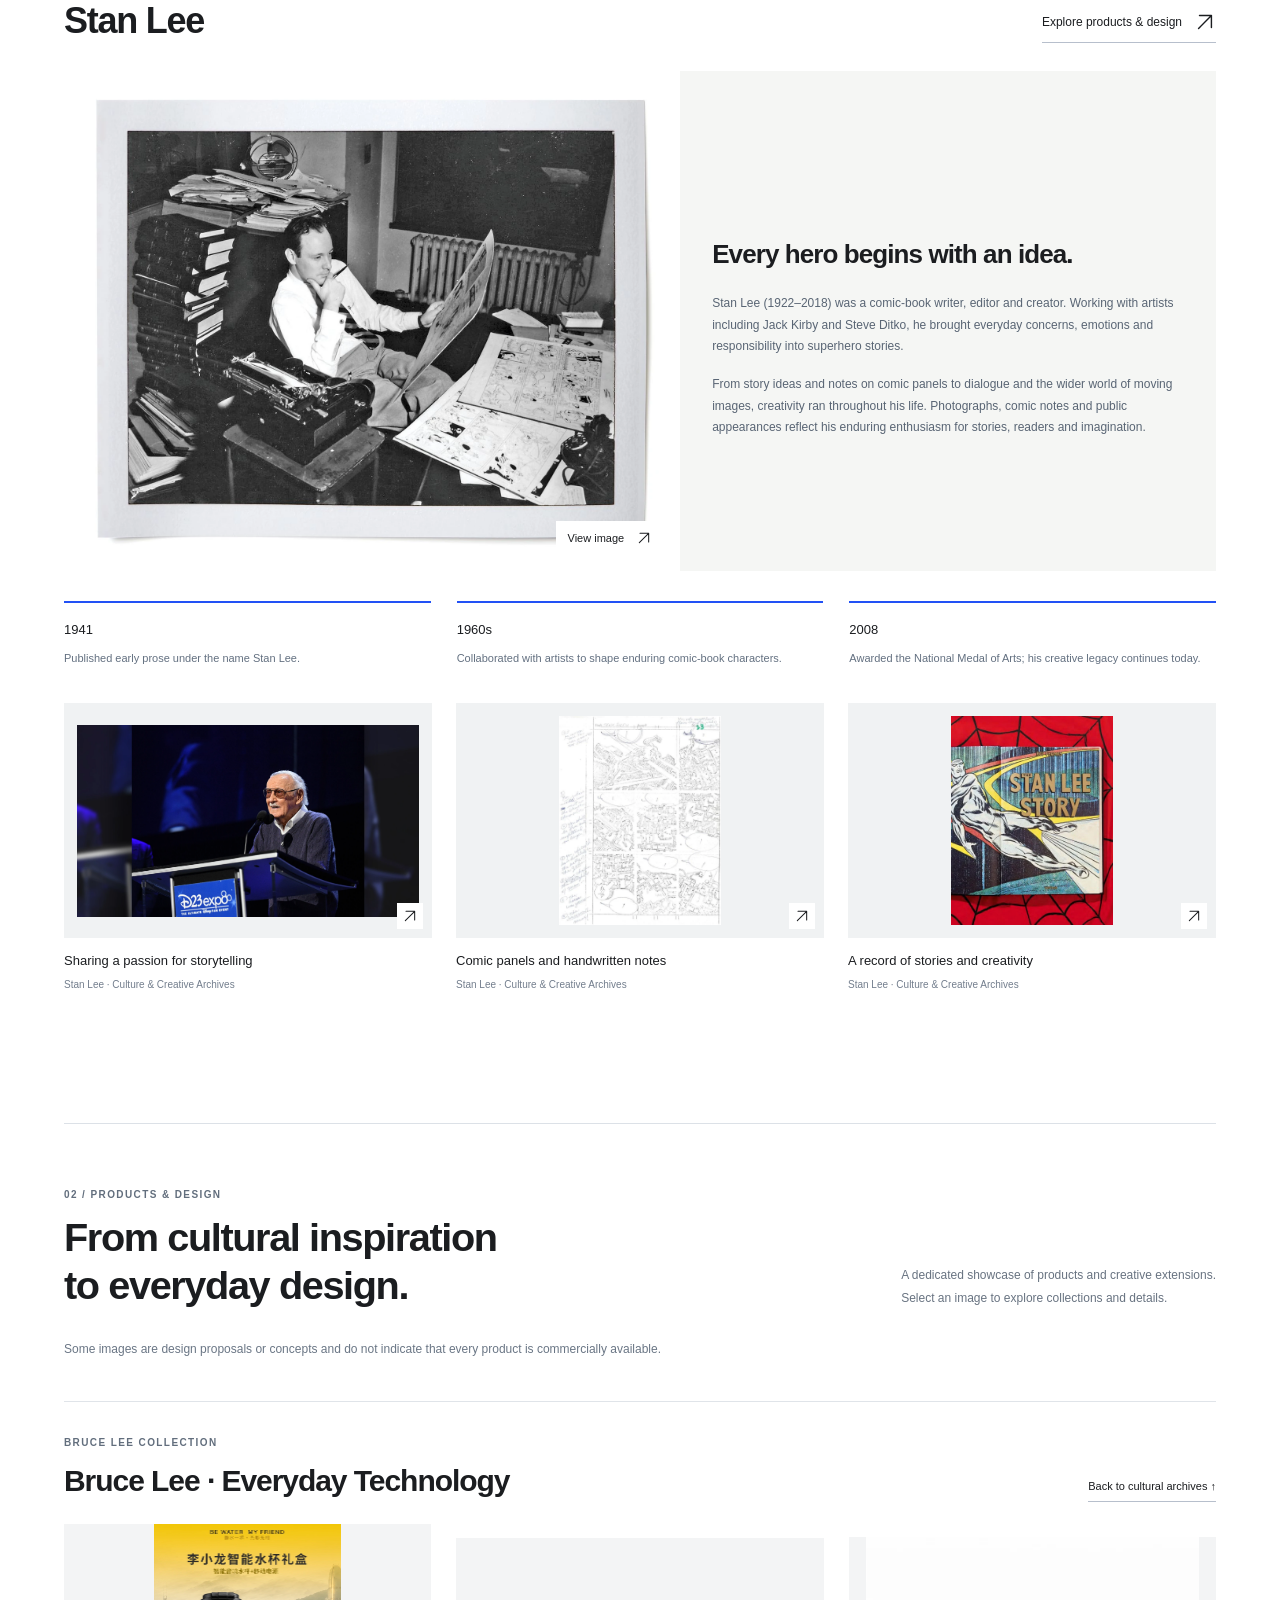
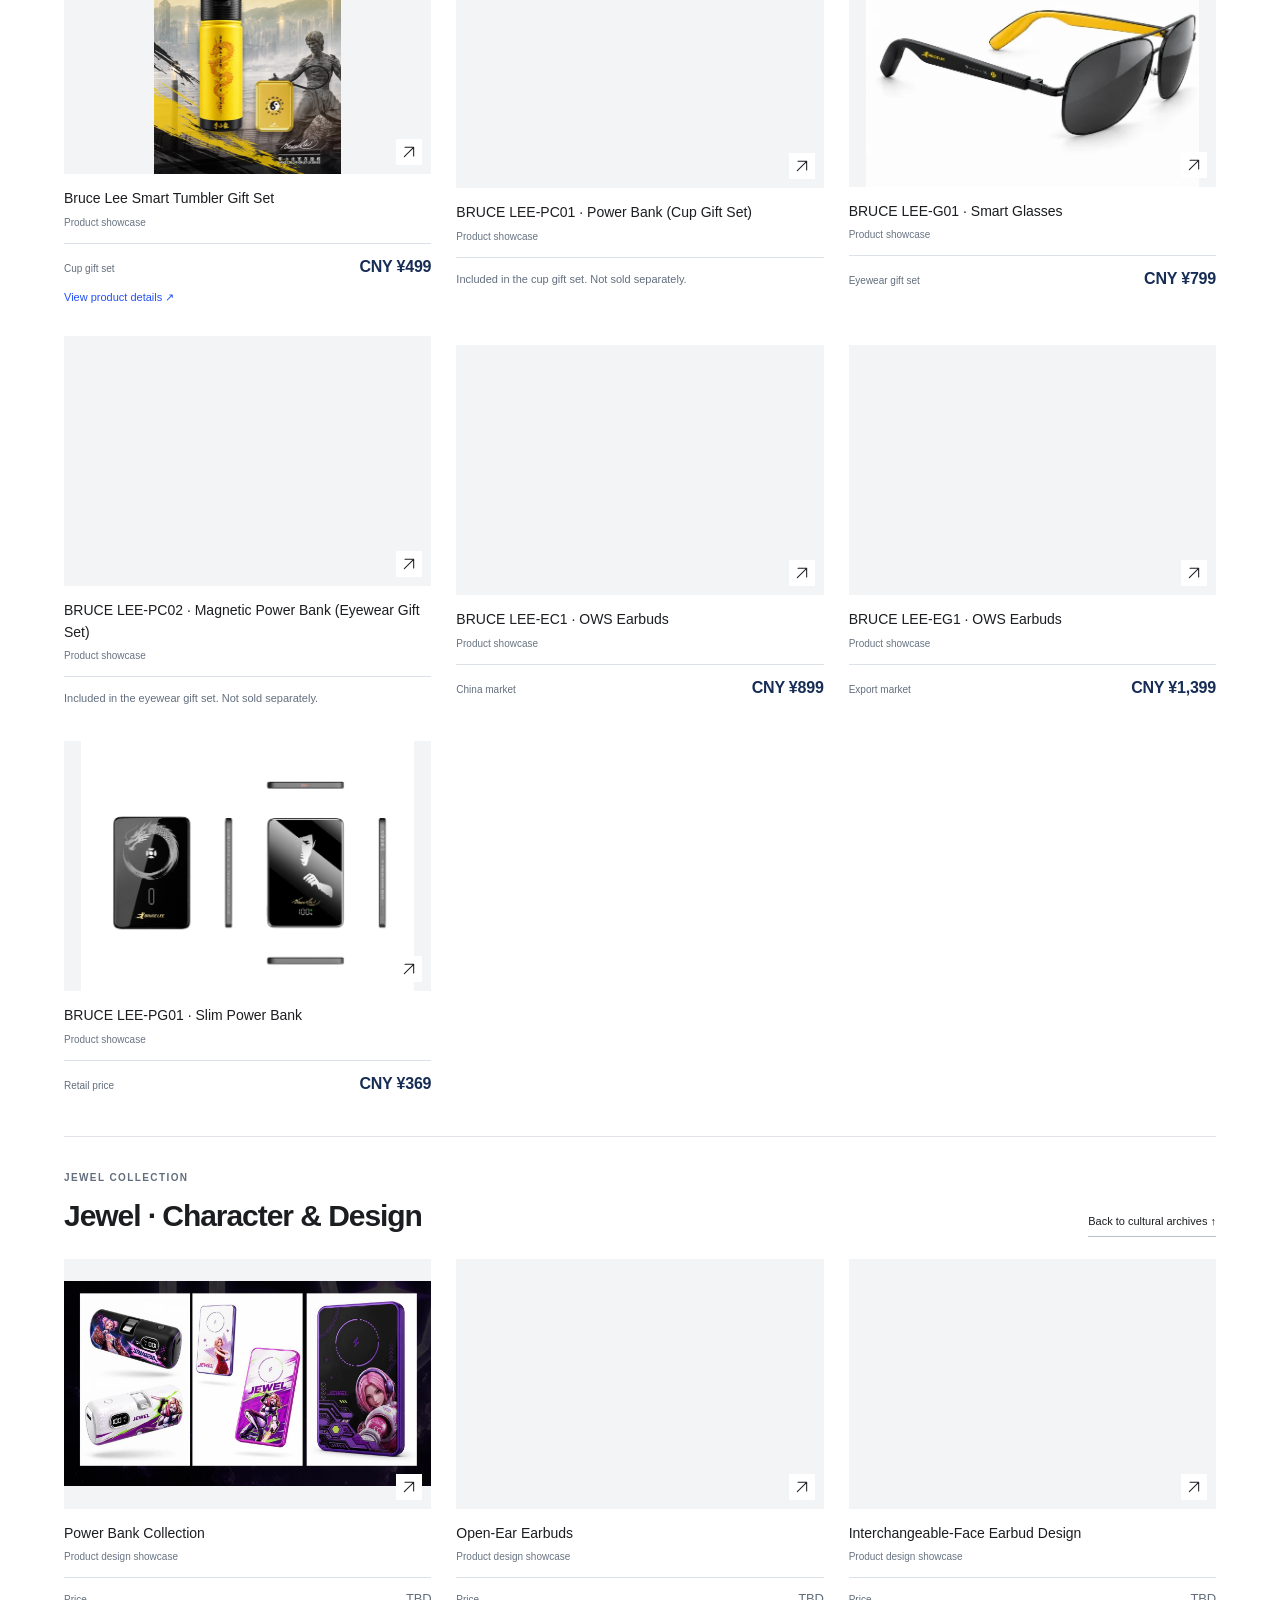
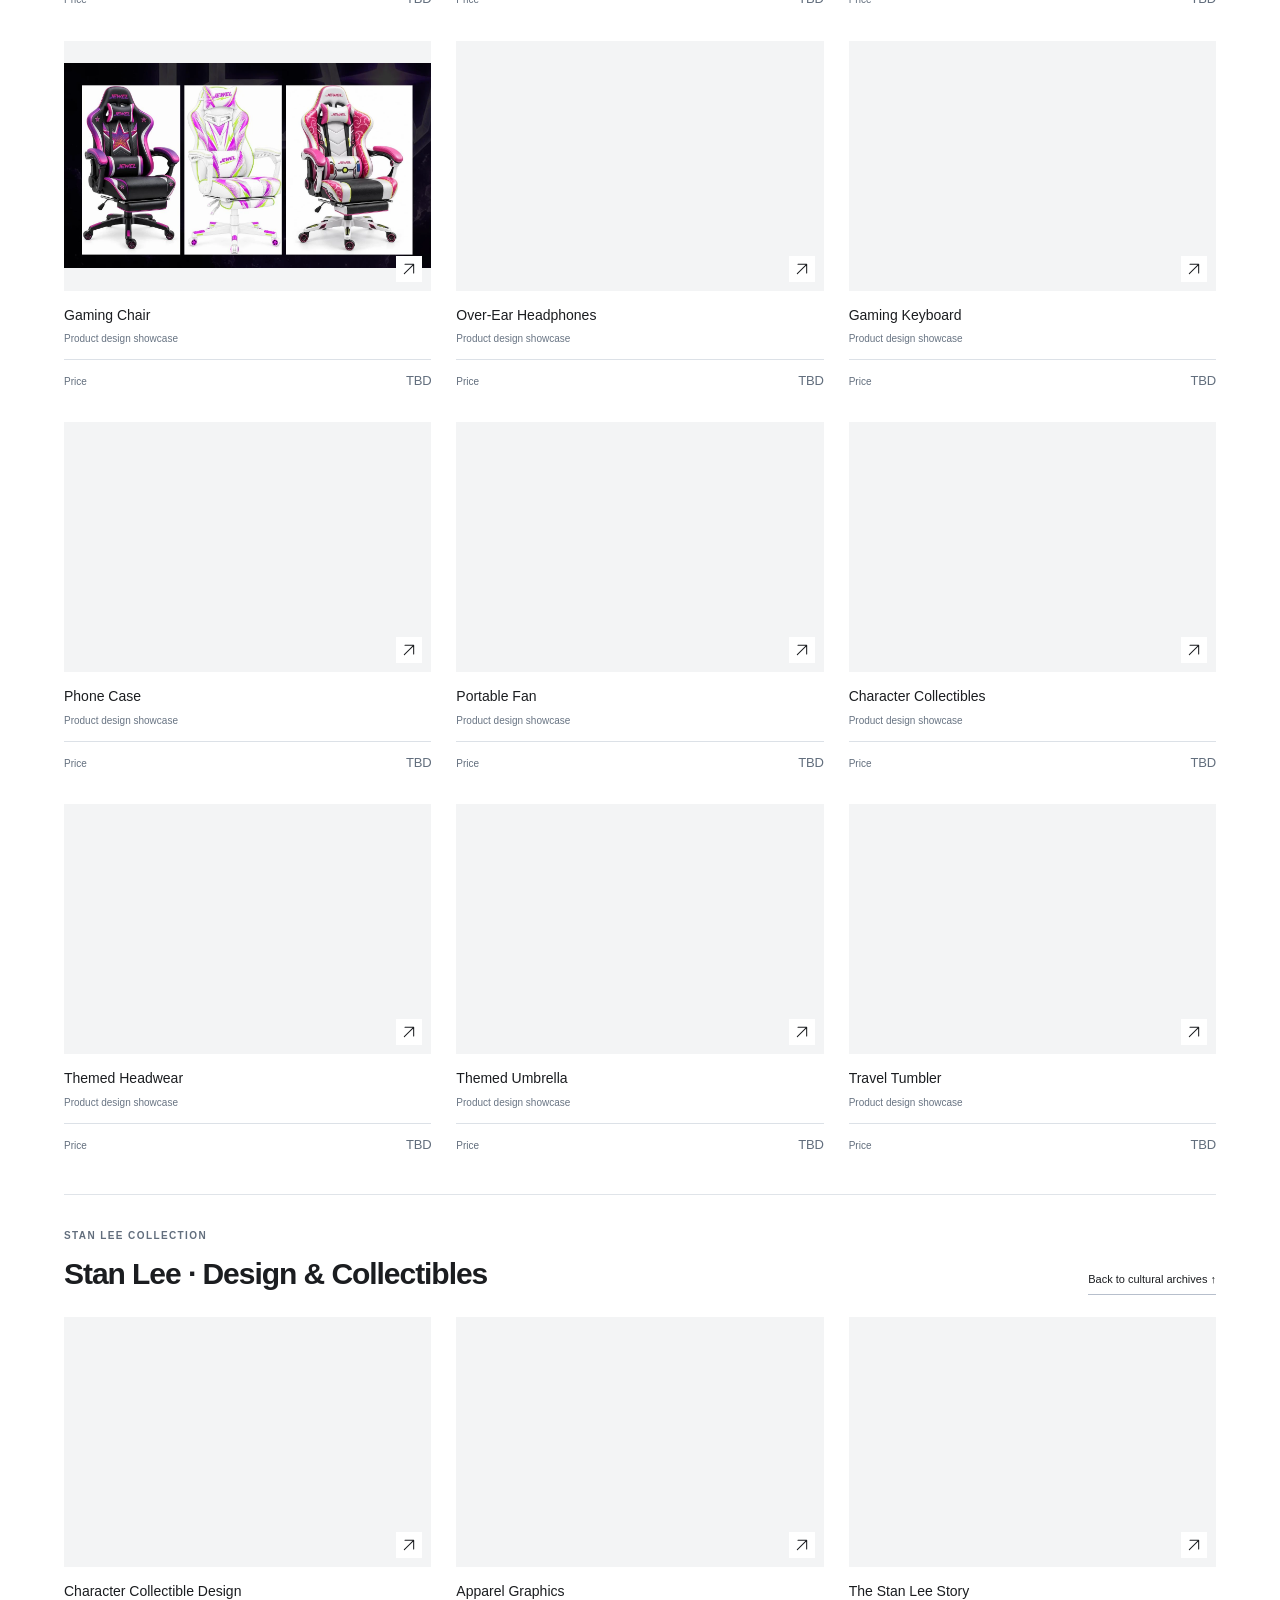
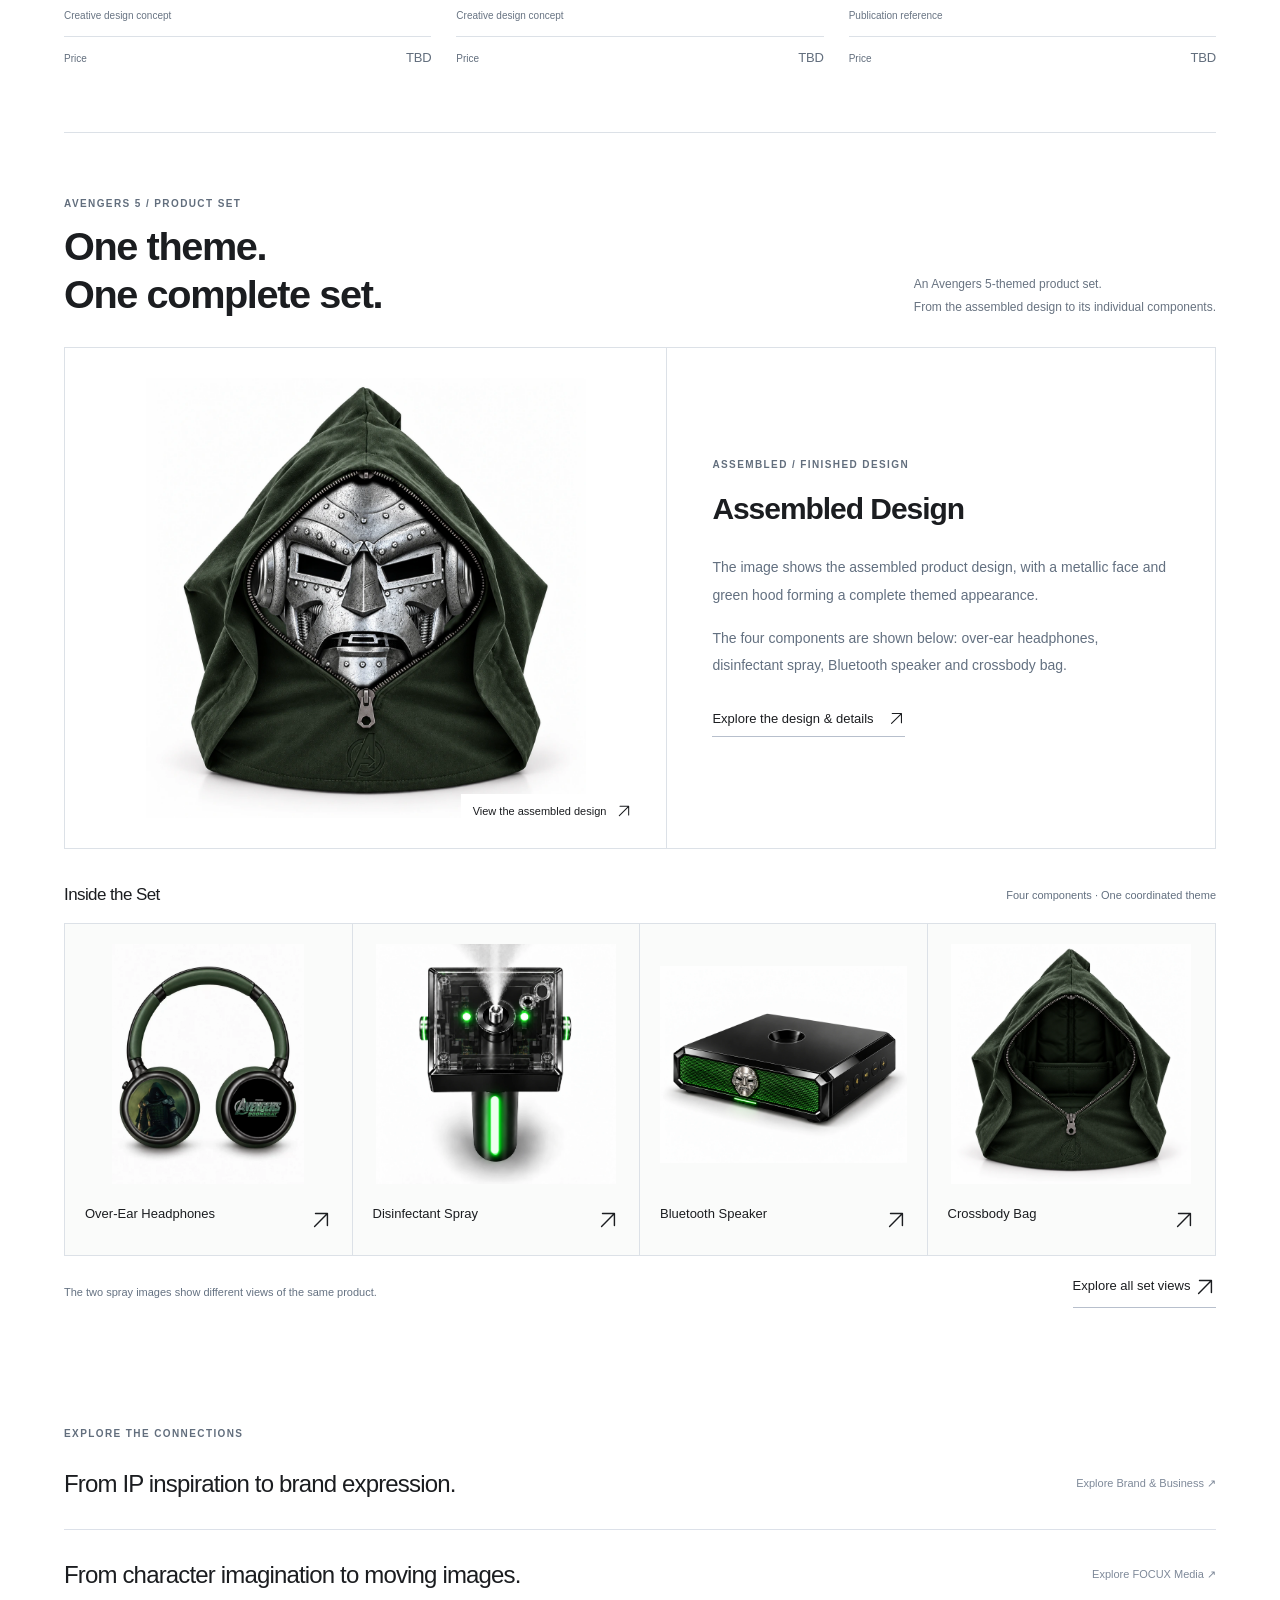
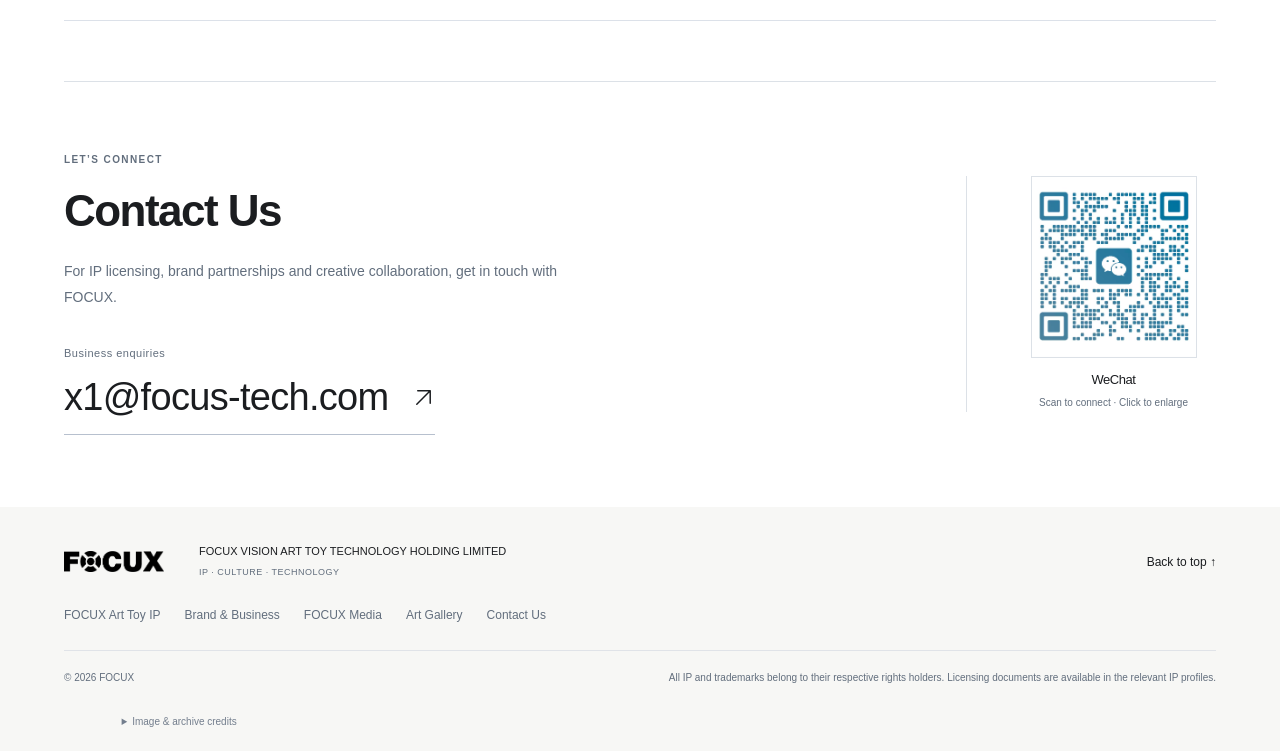
<file: en/ip.html>
<!doctype html><html lang="en"><head><meta charset="UTF-8"><meta name="viewport" content="width=device-width,initial-scale=1"><meta name="description" content="Explore Bruce Lee, Jewel, Stan Lee and more: cultural origins, character stories, products and licensing documents."><meta name="theme-color" content="#ffffff"><title>FOCUX Art Toy IP | Cultural Icons & Characters</title><link rel="stylesheet" href="../assets/home.css?v=20261119-13"><script defer src="../assets/galleries-en.js?v=20261119-13"></script><script defer src="../assets/home-en.js?v=20261119-13"></script><script src="../assets/language.js?v=20261119-13" defer></script><link rel="canonical" href="https://focux-art.com/en/ip.html"><link rel="alternate" hreflang="zh-CN" href="https://focux-art.com/ip.html"><link rel="alternate" hreflang="en" href="https://focux-art.com/en/ip.html"><link rel="alternate" hreflang="x-default" href="https://focux-art.com/ip.html"></head><body><svg xmlns="http://www.w3.org/2000/svg" class="icon-definitions" width="0" height="0" aria-hidden="true" focusable="false"><defs><symbol id="focux-ip" viewBox="0 0 24 24"><rect x="3" y="3" width="7" height="7" rx="1"/><rect x="14" y="3" width="7" height="7" rx="1"/><rect x="3" y="14" width="7" height="7" rx="1"/><path d="M17.5 13v9m-4.5-4.5h9"/></symbol><symbol id="focux-commerce" viewBox="0 0 24 24"><path d="M8 7V5.5A2.5 2.5 0 0 1 10.5 3h3A2.5 2.5 0 0 1 16 5.5V7"/><rect x="3" y="7" width="18" height="14" rx="2"/><path d="M3 12.5c5 3 13 3 18 0M10 14.5v2h4v-2"/></symbol><symbol id="focux-film" viewBox="0 0 24 24"><path d="m3 8 17-5 1.5 5L4.5 13zM7 7l3 4m3-6 3 4M4.5 13v7a1 1 0 0 0 1 1h14a1 1 0 0 0 1-1V11"/><path d="m10 15 5 2-5 2z" fill="currentColor" stroke="none"/></symbol><symbol id="focux-match" viewBox="0 0 24 24"><circle cx="8" cy="12" r="5"/><circle cx="16" cy="12" r="5"/><path d="m10 12 1.5 1.5L15 10"/></symbol><symbol id="focux-design" viewBox="0 0 24 24"><path d="m12 3 9 5-9 5-9-5zM3 8v9l9 5 9-5V8M12 13v9M7.5 5.5l9 5"/></symbol><symbol id="focux-channels" viewBox="0 0 24 24"><rect x="9" y="3" width="6" height="5" rx="1"/><rect x="2" y="16" width="6" height="5" rx="1"/><rect x="16" y="16" width="6" height="5" rx="1"/><path d="M12 8v4m-7 4v-4h14v4"/></symbol><symbol id="focux-users" viewBox="0 0 24 24"><circle cx="9" cy="8" r="3"/><path d="M3 21v-2a6 6 0 0 1 12 0v2M16 5a3 3 0 0 1 0 6m2 4a5 5 0 0 1 3 4v2"/></symbol><symbol id="focux-ai-film" viewBox="0 0 24 24"><rect x="3" y="6" width="15" height="15" rx="2"/><path d="m8 10 6 3.5L8 17zM18 8l3 2v7l-3 2M19 1v4m-2-2h4"/></symbol><symbol id="focux-live" viewBox="0 0 24 24"><rect x="5" y="2.5" width="14" height="19" rx="2"/><circle cx="12" cy="9" r="2.5"/><path d="M8 17a4 4 0 0 1 8 0M10 19h4"/></symbol><symbol id="focux-ai-series" viewBox="0 0 24 24"><path d="M5 3h14M4 7h16"/><rect x="3" y="11" width="18" height="10" rx="2"/><path d="m9 13.5 5 2.5-5 2.5z" fill="currentColor" stroke="none"/></symbol><symbol id="focux-globe" viewBox="0 0 24 24"><circle cx="12" cy="12" r="9"/><ellipse cx="12" cy="12" rx="4" ry="9"/><path d="M3 12h18M4.5 7.5h15m-15 9h15"/></symbol><symbol id="focux-authorization" viewBox="0 0 24 24"><path d="m12 2 8 3v6c0 5-4 8.5-8 11-4-2.5-8-6-8-11V5z"/><path d="m8 11.5 2.5 2.5 5.5-6"/></symbol><symbol id="focux-arrow-up-right" viewBox="0 0 24 24"><path d="M5 19 19 5M6 5h13v13"/></symbol><symbol id="focux-arrow-right" viewBox="0 0 24 24"><path d="M3 12h18m-7-7 7 7-7 7"/></symbol><symbol id="focux-arrow-down" viewBox="0 0 24 24"><path d="M12 3v18m-7-7 7 7 7-7"/></symbol><symbol id="focux-menu" viewBox="0 0 24 24"><path d="M4 6h16M4 12h16M4 18h16"/></symbol><symbol id="focux-close" viewBox="0 0 24 24"><path d="m6 6 12 12M6 18 18 6"/></symbol><symbol id="focux-zoom" viewBox="0 0 24 24"><circle cx="10" cy="10" r="6.5"/><path d="m15 15 6 6M7 10h6m-3-3v6"/></symbol></defs></svg><a class="skip-link" href="#top">Skip to content</a><header><a href="index.html" class="identity" aria-label="FOCUX home"><img src="../assets/home/focux-logo.webp" alt="FOCUX" width="1812" height="379" decoding="async"><span>FOCUX</span></a><button class="menu-toggle" aria-expanded="false" aria-controls="main-nav">Menu <svg class="ui-icon" aria-hidden="true" focusable="false" viewBox="0 0 24 24"><use href="#focux-menu"></use></svg></button><nav id="main-nav"><a href="index.html">Home</a><a href="ip.html" class="current" aria-current="page">FOCUX Art Toy IP</a><a href="business.html">Brand & Business</a><a href="film.html">FOCUX Media</a><a href="art.html">Art Gallery</a><a href="index.html#about">About</a><a class="mobile-contact" href="#contact">Contact Us</a></nav><div class="language-switch" aria-label="Language"><a href="../ip.html" lang="zh-CN" hreflang="zh-CN" data-language-switch="zh-CN">中文</a><i>/</i><span aria-current="true">EN</span></div><a class="contact-link" href="#contact">Contact Us <span><svg class="ui-icon" aria-hidden="true" focusable="false" viewBox="0 0 24 24"><use href="#focux-arrow-up-right"></use></svg></span></a></header><main id="top"><section class="ip-carousel container" aria-label="Featured FOCUX Art Toy IP" aria-roledescription="carousel"><div class="inner-top"><p class="eyebrow">FOCUX / INTELLECTUAL PROPERTY</p><span>01 — IP UNIVERSE</span></div><div class="ip-carousel-stage"><article class="ip-slide is-active" data-slide="0" role="group" aria-roledescription="slide" aria-label="1 / 5: BRUCE LEE" aria-hidden="false"><div class="ip-slide-copy"><p class="eyebrow">BRUCE LEE</p><h1>The power of an icon.<br><span>An enduring influence.</span></h1><p class="ip-slide-description">From martial arts to cinema, Bruce Lee’s cultural legacy continues to inspire new forms of expression.</p><button class="ip-slide-cta" data-ip="bruce">Explore IP <svg class="ui-icon" aria-hidden="true" focusable="false" viewBox="0 0 24 24"><use href="#focux-arrow-up-right"></use></svg></button></div><div class="ip-slide-art"><img src="../assets/home/bruce-mirror-scene.webp" alt="Bruce Lee in the hall of mirrors" width="1800" height="1260" decoding="async" fetchpriority="high"></div></article><article class="ip-slide" data-slide="1" role="group" aria-roledescription="slide" aria-label="2 / 5：JEWEL / POW!" aria-hidden="true" inert><div class="ip-slide-copy"><p class="eyebrow">JEWEL / POW!</p><h2>A world of heroes.<br><span>Beyond imagination.</span></h2><p class="ip-slide-description">Discover the world of Jewel through character stories, product design and creative imagery.</p><button class="ip-slide-cta" data-ip="jewel">Explore IP <svg class="ui-icon" aria-hidden="true" focusable="false" viewBox="0 0 24 24"><use href="#focux-arrow-up-right"></use></svg></button></div><div class="ip-slide-art"><img src="../assets/jewel.webp" alt="Original Jewel character artwork" width="1199" height="1200" decoding="async" loading="eager"></div></article><article class="ip-slide" data-slide="2" role="group" aria-roledescription="slide" aria-label="3 / 5: STAN LEE" aria-hidden="true" inert><div class="ip-slide-copy"><p class="eyebrow">STAN LEE</p><h2>Where ideas begin.<br><span>Where stories grow.</span></h2><p class="ip-slide-description">A distinctive personality and creative spirit connecting generations through comic-book culture.</p><button class="ip-slide-cta" data-ip="stan">Explore IP <svg class="ui-icon" aria-hidden="true" focusable="false" viewBox="0 0 24 24"><use href="#focux-arrow-up-right"></use></svg></button></div><div class="ip-slide-art"><img src="../assets/stan.webp" alt="Stan Lee portrait illustration on yellow" width="1200" height="1200" decoding="async" loading="eager"></div></article><article class="ip-slide" data-slide="3" role="group" aria-roledescription="slide" aria-label="4 / 5: MOLANG" aria-hidden="true" inert><div class="ip-slide-copy"><p class="eyebrow">MOLANG</p><h2>Warmth and friendship.<br><span>Everyday imagination.</span></h2><p class="ip-slide-description">Bringing characters into daily life through warmth, friendship and simple moments of joy.</p><button class="ip-slide-cta" data-ip="molang">Explore IP <svg class="ui-icon" aria-hidden="true" focusable="false" viewBox="0 0 24 24"><use href="#focux-arrow-up-right"></use></svg></button></div><div class="ip-slide-art"><img src="../assets/gallery/molang-home.webp" alt="Molang home and lifestyle scene" width="1174" height="1200" decoding="async" loading="eager"></div></article><article class="ip-slide" data-slide="4" role="group" aria-roledescription="slide" aria-label="5 / 5: AVENGERS 5 / PRODUCT SET" aria-hidden="true" inert><div class="ip-slide-copy"><p class="eyebrow">AVENGERS 5 / PRODUCT SET</p><h2>From a shared theme<br><span>to a complete design.</span></h2><p class="ip-slide-description">Explore the assembled design and individual components of this Avengers 5-themed product set.</p><button class="ip-slide-cta" data-ip="avengers">Explore IP <svg class="ui-icon" aria-hidden="true" focusable="false" viewBox="0 0 24 24"><use href="#focux-arrow-up-right"></use></svg></button></div><div class="ip-slide-art"><img src="../assets/gallery/avengers-set-assembled.webp" alt="Assembled Avengers 5-themed product design" width="1254" height="1254" decoding="async" loading="eager"></div></article></div><div class="ip-carousel-footer"><div class="ip-carousel-pagination" aria-label="Choose a carousel slide"><button class="ip-carousel-dot is-active" data-carousel-to="0" aria-label="Slide 1: BRUCE LEE" aria-current="true"><span class="carousel-dot-track"><i></i></span><span class="carousel-dot-name">BRUCE LEE</span></button><button class="ip-carousel-dot" data-carousel-to="1" aria-label="Slide 2: JEWEL / POW!" aria-current="false"><span class="carousel-dot-track"><i></i></span><span class="carousel-dot-name">JEWEL</span></button><button class="ip-carousel-dot" data-carousel-to="2" aria-label="Slide 3: STAN LEE" aria-current="false"><span class="carousel-dot-track"><i></i></span><span class="carousel-dot-name">STAN LEE</span></button><button class="ip-carousel-dot" data-carousel-to="3" aria-label="Slide 4: MOLANG" aria-current="false"><span class="carousel-dot-track"><i></i></span><span class="carousel-dot-name">MOLANG</span></button><button class="ip-carousel-dot" data-carousel-to="4" aria-label="Slide 5: AVENGERS 5 / PRODUCT SET" aria-current="false"><span class="carousel-dot-track"><i></i></span><span class="carousel-dot-name">AVENGERS 5</span></button></div><div class="ip-carousel-controls"><span class="ip-carousel-counter" aria-hidden="true"><b>01</b> / 05</span><button data-carousel-prev aria-label="Previous slide">←</button><button data-carousel-pause aria-label="Pause autoplay" aria-pressed="false"><span aria-hidden="true">Ⅱ</span></button><button data-carousel-next aria-label="Next slide">→</button></div></div><p class="carousel-announcement sr-only" aria-live="polite" aria-atomic="true"></p></section><nav class="chapter-jumps container" aria-label="IP content chapters"><a href="#ip">IP Portfolio</a><a href="#culture">01 Culture & Origins</a><a href="#series">02 Products & Design</a></nav><section class="ip-section container section" id="ip"><div class="section-head compact-head"><div><p class="eyebrow icon-eyebrow"><svg class="ui-icon" aria-hidden="true" focusable="false" viewBox="0 0 24 24"><use href="#focux-ip"></use></svg>01 / FOCUX Art Toy IP</p><h2>Every IP.<br class="mobile-break">A world of its own.</h2></div><p class="section-intro">From enduring icons to contemporary characters,<br>discover distinct expressions of culture.</p></div><div class="featured-ip-heading"><span>FEATURED IP</span><p>BRUCE LEE <i>／</i> JEWEL</p></div><div class="ip-grid featured-ip-grid"><button class="ip-card ip-bruce" id="ip-bruce" data-ip="bruce"><div class="ip-image"><img src="../assets/home/bruce-mirror-scene.webp" alt="Bruce Lee in the hall of mirrors" loading="lazy" width="1281" height="1600" decoding="async"><span>01 / BRUCE LEE</span><b><svg class="ui-icon" aria-hidden="true" focusable="false" viewBox="0 0 24 24"><use href="#focux-arrow-up-right"></use></svg></b></div><div class="ip-caption"><h3>Bruce Lee <em>BRUCE LEE</em></h3><span>Explore IP ↗</span></div><p>An influence spanning cinema, martial arts and creative culture.</p><small>Iconic imagery · Cultural legacy · Licensing documents</small></button><button class="ip-card ip-jewel" id="ip-jewel" data-ip="jewel"><div class="ip-image"><img src="../assets/home/jewel-world.webp" alt="Jewel character-world artwork" loading="lazy" width="807" height="807" decoding="async"><span>02 / JEWEL</span><b><svg class="ui-icon" aria-hidden="true" focusable="false" viewBox="0 0 24 24"><use href="#focux-arrow-up-right"></use></svg></b></div><div class="ip-caption"><h3>Jewel <em>POW!</em></h3><span>Explore IP ↗</span></div><p>Connecting imagination and storytelling through a distinctive character.</p><small>Character design · Heroic stories · Licensing documents</small></button></div><div class="secondary-ip-heading"><p>More IP & Collections</p><span>MORE TO EXPLORE</span></div><div class="secondary-ip-grid"><button data-ip="stan"><div class="secondary-visual secondary-stan"><img src="../assets/stan.webp" alt="Stan Lee" loading="lazy" width="1200" height="1200" decoding="async"></div><h3>Stan Lee <b><svg class="ui-icon" aria-hidden="true" focusable="false" viewBox="0 0 24 24"><use href="#focux-arrow-up-right"></use></svg></b></h3><small>STAN LEE</small></button><button data-ip="avengers"><div class="secondary-visual secondary-avengers"><img src="../assets/home/avengers.webp" alt="Avengers 5" loading="lazy" width="250" height="377" decoding="async"></div><h3>Avengers 5 <b><svg class="ui-icon" aria-hidden="true" focusable="false" viewBox="0 0 24 24"><use href="#focux-arrow-up-right"></use></svg></b></h3><small>AVENGERS 5 · Product Set</small></button><button data-ip="bugatti"><div class="secondary-visual secondary-bugatti"><img src="../assets/home/s30-image90.webp" alt="BUGATTI MENEGOLLI beer collection" loading="lazy" width="975" height="1300" decoding="async"></div><h3>BUGATTI MENEGOLLI Beer <b><svg class="ui-icon" aria-hidden="true" focusable="false" viewBox="0 0 24 24"><use href="#focux-arrow-up-right"></use></svg></b></h3><small>BUGATTI MENEGOLLI</small></button><button data-ip="disney"><div class="secondary-visual secondary-disney"><img src="../assets/disney.webp" alt="Disney" loading="lazy" width="1065" height="1200" decoding="async"></div><h3>Disney <b><svg class="ui-icon" aria-hidden="true" focusable="false" viewBox="0 0 24 24"><use href="#focux-arrow-up-right"></use></svg></b></h3><small>DISNEY</small></button><button data-ip="cat"><div class="secondary-visual secondary-cat"><img src="../assets/cat.webp" alt="Zombiescat" loading="lazy" width="426" height="396" decoding="async"></div><h3>Zombiescat <b><svg class="ui-icon" aria-hidden="true" focusable="false" viewBox="0 0 24 24"><use href="#focux-arrow-up-right"></use></svg></b></h3><small>ZOMBIESCAT</small></button><button data-ip="molang"><div class="secondary-visual secondary-molang"><img src="../assets/molang.webp" alt="Molang" loading="lazy" width="651" height="586" decoding="async"></div><h3>Molang <b><svg class="ui-icon" aria-hidden="true" focusable="false" viewBox="0 0 24 24"><use href="#focux-arrow-up-right"></use></svg></b></h3><small>MOLANG</small></button></div></section><section class="culture-section container section" id="culture"><div class="section-head"><div><p class="eyebrow">01 / CULTURE & ORIGINS</p><h2>Discover the story.<br>Understand the IP.</h2></div><p class="section-intro">The people, origins and creative ideas behind each character.<br>Read cultural stories through archival imagery.</p></div><article class="culture-story" id="culture-bruce"><div class="culture-story-head"><div><p class="eyebrow">BRUCE LEE</p><h3>Bruce Lee</h3></div><a class="plain-link" href="#series-bruce">Explore products & design <svg class="ui-icon" aria-hidden="true" focusable="false" viewBox="0 0 24 24"><use href="#focux-arrow-up-right"></use></svg></a></div><div class="culture-feature"><button class="culture-feature-image" data-gallery-open="culture-bruce-0" aria-label="Enlarge Bruce Lee archival image"><img src="../assets/editorial/bruce-reading.webp" alt="Beyond strength. An enduring philosophy." loading="lazy"><span>View image <svg class="ui-icon" aria-hidden="true" focusable="false" viewBox="0 0 24 24"><use href="#focux-arrow-up-right"></use></svg></span></button><div class="culture-feature-copy"><h4>Beyond strength. An enduring philosophy.</h4><p>Bruce Lee (1940–1973) left an influence spanning martial arts, cinema and popular culture. From his upbringing in Hong Kong to teaching in the United States and his breakthroughs on screen, he continually sought an authentic form of self-expression.</p><p>Beyond physical training, Lee read, wrote and explored the relationship between movement and the camera. The openness and personal expression at the heart of Jeet Kune Do carried his influence beyond cinema. Photographs, teaching records and published work reveal a life of learning, reflection and creativity.</p></div></div><ol class="culture-timeline"><li><strong>1940</strong><p>Born in San Francisco and raised in Hong Kong.</p></li><li><strong>1959–1960s</strong><p>Moved to the United States, taught martial arts and developed his own approach.</p></li><li><strong>1971—1973</strong><p>Returned to Hong Kong and made films with a lasting international impact.</p></li></ol><div class="culture-image-grid"><button class="gallery-tile" data-gallery-open="culture-bruce-1" aria-label="Enlarge Bruce Lee beyond the screen"><span class="gallery-picture"><img src="../assets/editorial/bruce-life.webp" alt="Bruce Lee beyond the screen" loading="lazy" decoding="async"><b><svg class="ui-icon" aria-hidden="true" focusable="false" viewBox="0 0 24 24"><use href="#focux-arrow-up-right"></use></svg></b></span><span class="gallery-title">Bruce Lee beyond the screen</span><small>Bruce Lee · Culture & Creative Archives</small></button><button class="gallery-tile" data-gallery-open="culture-bruce-2" aria-label="Enlarge Mentorship and growth"><span class="gallery-picture"><img src="../assets/editorial/bruce-ipman.webp" alt="Mentorship and growth" loading="lazy" decoding="async"><b><svg class="ui-icon" aria-hidden="true" focusable="false" viewBox="0 0 24 24"><use href="#focux-arrow-up-right"></use></svg></b></span><span class="gallery-title">Mentorship and growth</span><small>Bruce Lee · Culture & Creative Archives</small></button><button class="gallery-tile" data-gallery-open="culture-bruce-3" aria-label="Enlarge Teaching and martial exploration"><span class="gallery-picture"><img src="../assets/editorial/bruce-school.webp" alt="Teaching and martial exploration" loading="lazy" decoding="async"><b><svg class="ui-icon" aria-hidden="true" focusable="false" viewBox="0 0 24 24"><use href="#focux-arrow-up-right"></use></svg></b></span><span class="gallery-title">Teaching and martial exploration</span><small>Bruce Lee · Culture & Creative Archives</small></button><button class="gallery-tile" data-gallery-open="culture-bruce-4" aria-label="Enlarge Writing on martial arts"><span class="gallery-picture"><img src="../assets/editorial/bruce-book.webp" alt="Writing on martial arts" loading="lazy" decoding="async"><b><svg class="ui-icon" aria-hidden="true" focusable="false" viewBox="0 0 24 24"><use href="#focux-arrow-up-right"></use></svg></b></span><span class="gallery-title">Writing on martial arts</span><small>Bruce Lee · Culture & Creative Archives</small></button><button class="gallery-tile" data-gallery-open="culture-bruce-5" aria-label="Enlarge Handwritten poetry and reflections"><span class="gallery-picture"><img src="../assets/editorial/bruce-poetry.webp" alt="Handwritten poetry and reflections" loading="lazy" decoding="async"><b><svg class="ui-icon" aria-hidden="true" focusable="false" viewBox="0 0 24 24"><use href="#focux-arrow-up-right"></use></svg></b></span><span class="gallery-title">Handwritten poetry and reflections</span><small>Bruce Lee · Culture & Creative Archives</small></button></div></article><article class="culture-story" id="culture-jewel"><div class="culture-story-head"><div><p class="eyebrow">JEWEL / CREATED BY STAN LEE</p><h3>Jewel</h3></div><a class="plain-link" href="#series-jewel">Explore products & design <svg class="ui-icon" aria-hidden="true" focusable="false" viewBox="0 0 24 24"><use href="#focux-arrow-up-right"></use></svg></a></div><div class="culture-feature"><button class="culture-feature-image" data-gallery-open="culture-jewel-0" aria-label="Enlarge Jewel archival image"><img src="../assets/editorial/jewel-unveiling.webp" alt="From a real-life inspiration to a heroic imagination." loading="lazy"><span>View image <svg class="ui-icon" aria-hidden="true" focusable="false" viewBox="0 0 24 24"><use href="#focux-arrow-up-right"></use></svg></span></button><div class="culture-feature-copy"><h4>From a real-life inspiration to a heroic imagination.</h4><p>Jewel is a personal character created by Stan Lee for Hong Kong singer G.E.M. Her voice and stage presence became important inspirations for the character.</p><p>Jewel was publicly introduced at a Stan Lee-related event in Shanghai in 2018. The original artwork combines a distinctive silhouette, stage atmosphere and dynamic movement, translating a musician’s personal expression into a heroic character. Explore the origins first, then discover product designs and later creative interpretations.</p></div></div><ol class="culture-timeline"><li><strong>The inspiration</strong><p>Stan Lee met G.E.M.; her personality and voice inspired the character.</p></li><li><strong>2018</strong><p>Jewel was publicly introduced.</p></li><li><strong>Creative extensions</strong><p>From the original character to product design and visual storytelling.</p></li></ol><div class="culture-image-grid"><button class="gallery-tile" data-gallery-open="culture-jewel-1" aria-label="Enlarge Stan Lee meets G.E.M."><span class="gallery-picture"><img src="../assets/editorial/jewel-origin.webp" alt="Stan Lee meets G.E.M." loading="lazy" decoding="async"><b><svg class="ui-icon" aria-hidden="true" focusable="false" viewBox="0 0 24 24"><use href="#focux-arrow-up-right"></use></svg></b></span><span class="gallery-title">Stan Lee meets G.E.M.</span><small>Jewel · Culture & Creative Archives</small></button><button class="gallery-tile" data-gallery-open="culture-jewel-2" aria-label="Enlarge Original Jewel character artwork"><span class="gallery-picture"><img src="../assets/jewel.webp" alt="Original Jewel character artwork" loading="lazy" decoding="async"><b><svg class="ui-icon" aria-hidden="true" focusable="false" viewBox="0 0 24 24"><use href="#focux-arrow-up-right"></use></svg></b></span><span class="gallery-title">Original Jewel character artwork</span><small>Jewel · Culture & Creative Archives</small></button></div></article><article class="culture-story" id="culture-stan"><div class="culture-story-head"><div><p class="eyebrow">STAN LEE / CREATIVE LEGACY</p><h3>Stan Lee</h3></div><a class="plain-link" href="#series-stan">Explore products & design <svg class="ui-icon" aria-hidden="true" focusable="false" viewBox="0 0 24 24"><use href="#focux-arrow-up-right"></use></svg></a></div><div class="culture-feature"><button class="culture-feature-image" data-gallery-open="culture-stan-0" aria-label="Enlarge Stan Lee archival image"><img src="../assets/editorial/stan-working.webp" alt="Every hero begins with an idea." loading="lazy"><span>View image <svg class="ui-icon" aria-hidden="true" focusable="false" viewBox="0 0 24 24"><use href="#focux-arrow-up-right"></use></svg></span></button><div class="culture-feature-copy"><h4>Every hero begins with an idea.</h4><p>Stan Lee (1922–2018) was a comic-book writer, editor and creator. Working with artists including Jack Kirby and Steve Ditko, he brought everyday concerns, emotions and responsibility into superhero stories.</p><p>From story ideas and notes on comic panels to dialogue and the wider world of moving images, creativity ran throughout his life. Photographs, comic notes and public appearances reflect his enduring enthusiasm for stories, readers and imagination.</p></div></div><ol class="culture-timeline"><li><strong>1941</strong><p>Published early prose under the name Stan Lee.</p></li><li><strong>1960s</strong><p>Collaborated with artists to shape enduring comic-book characters.</p></li><li><strong>2008</strong><p>Awarded the National Medal of Arts; his creative legacy continues today.</p></li></ol><div class="culture-image-grid"><button class="gallery-tile" data-gallery-open="culture-stan-1" aria-label="Enlarge Sharing a passion for storytelling"><span class="gallery-picture"><img src="../assets/editorial/stan-stage.webp" alt="Sharing a passion for storytelling" loading="lazy" decoding="async"><b><svg class="ui-icon" aria-hidden="true" focusable="false" viewBox="0 0 24 24"><use href="#focux-arrow-up-right"></use></svg></b></span><span class="gallery-title">Sharing a passion for storytelling</span><small>Stan Lee · Culture & Creative Archives</small></button><button class="gallery-tile" data-gallery-open="culture-stan-2" aria-label="Enlarge Comic panels and handwritten notes"><span class="gallery-picture"><img src="../assets/gallery/stan-s5-image7.webp" alt="Comic panels and handwritten notes" loading="lazy" decoding="async"><b><svg class="ui-icon" aria-hidden="true" focusable="false" viewBox="0 0 24 24"><use href="#focux-arrow-up-right"></use></svg></b></span><span class="gallery-title">Comic panels and handwritten notes</span><small>Stan Lee · Culture & Creative Archives</small></button><button class="gallery-tile" data-gallery-open="culture-stan-3" aria-label="Enlarge A record of stories and creativity"><span class="gallery-picture"><img src="../assets/gallery/stan-s57-image150.webp" alt="A record of stories and creativity" loading="lazy" decoding="async"><b><svg class="ui-icon" aria-hidden="true" focusable="false" viewBox="0 0 24 24"><use href="#focux-arrow-up-right"></use></svg></b></span><span class="gallery-title">A record of stories and creativity</span><small>Stan Lee · Culture & Creative Archives</small></button></div></article></section><section class="series-section container section products-chapter" id="series"><div class="section-head"><div><p class="eyebrow">02 / PRODUCTS & DESIGN</p><h2>From cultural inspiration<br>to everyday design.</h2></div><p class="section-intro">A dedicated showcase of products and creative extensions.<br>Select an image to explore collections and details.</p></div><p class="gallery-note">Some images are design proposals or concepts and do not indicate that every product is commercially available.</p><article class="brand-gallery" id="series-bruce"><div class="brand-gallery-heading"><div><p class="eyebrow">BRUCE LEE COLLECTION</p><h3>Bruce Lee · Everyday Technology</h3></div><a class="plain-link" href="#culture-bruce">Back to cultural archives ↑</a></div><div class="gallery-grid"><button class="gallery-tile" data-gallery-open="bruce-s3-image10" aria-label="Enlarge Bruce Lee Smart Tumbler Gift Set"><span class="gallery-picture"><img src="../assets/gallery/bruce-s3-image10.webp" alt="Bruce Lee Smart Tumbler Gift Set" loading="lazy" decoding="async"><b><svg class="ui-icon" aria-hidden="true" focusable="false" viewBox="0 0 24 24"><use href="#focux-arrow-up-right"></use></svg></b></span><span class="gallery-title">Bruce Lee Smart Tumbler Gift Set</span><small>Product showcase</small><span class="product-price"><span>Cup gift set</span><strong>CNY ¥499</strong></span><span class="product-detail-cta">View product details ↗</span></button><button class="gallery-tile" data-gallery-open="bruce-s4-image16" aria-label="Enlarge BRUCE LEE-PC01 · Power Bank (Cup Gift Set)"><span class="gallery-picture"><img src="../assets/gallery/bruce-s4-image16.webp" alt="BRUCE LEE-PC01 · Power Bank (Cup Gift Set)" loading="lazy" decoding="async"><b><svg class="ui-icon" aria-hidden="true" focusable="false" viewBox="0 0 24 24"><use href="#focux-arrow-up-right"></use></svg></b></span><span class="gallery-title">BRUCE LEE-PC01 · Power Bank (Cup Gift Set)</span><small>Product showcase</small><span class="included-note">Included in the cup gift set. Not sold separately.</span></button><button class="gallery-tile" data-gallery-open="bruce-s7-image27" aria-label="Enlarge BRUCE LEE-G01 · Smart Glasses"><span class="gallery-picture"><img src="../assets/gallery/bruce-s7-image27.webp" alt="BRUCE LEE-G01 · Smart Glasses" loading="lazy" decoding="async"><b><svg class="ui-icon" aria-hidden="true" focusable="false" viewBox="0 0 24 24"><use href="#focux-arrow-up-right"></use></svg></b></span><span class="gallery-title">BRUCE LEE-G01 · Smart Glasses</span><small>Product showcase</small><span class="product-price"><span>Eyewear gift set</span><strong>CNY ¥799</strong></span></button><button class="gallery-tile" data-gallery-open="bruce-s8-image32" aria-label="Enlarge BRUCE LEE-PC02 · Magnetic Power Bank (Eyewear Gift Set)"><span class="gallery-picture"><img src="../assets/gallery/bruce-s8-image32.webp" alt="BRUCE LEE-PC02 · Magnetic Power Bank (Eyewear Gift Set)" loading="lazy" decoding="async"><b><svg class="ui-icon" aria-hidden="true" focusable="false" viewBox="0 0 24 24"><use href="#focux-arrow-up-right"></use></svg></b></span><span class="gallery-title">BRUCE LEE-PC02 · Magnetic Power Bank (Eyewear Gift Set)</span><small>Product showcase</small><span class="included-note">Included in the eyewear gift set. Not sold separately.</span></button><button class="gallery-tile" data-gallery-open="bruce-s14-image52" aria-label="Enlarge BRUCE LEE-EC1 · OWS Earbuds"><span class="gallery-picture"><img src="../assets/gallery/bruce-s14-image52.webp" alt="BRUCE LEE-EC1 · OWS Earbuds" loading="lazy" decoding="async"><b><svg class="ui-icon" aria-hidden="true" focusable="false" viewBox="0 0 24 24"><use href="#focux-arrow-up-right"></use></svg></b></span><span class="gallery-title">BRUCE LEE-EC1 · OWS Earbuds</span><small>Product showcase</small><span class="product-price"><span>China market</span><strong>CNY ¥899</strong></span></button><button class="gallery-tile" data-gallery-open="bruce-s17-image63" aria-label="Enlarge BRUCE LEE-EG1 · OWS Earbuds"><span class="gallery-picture"><img src="../assets/gallery/bruce-s17-image63.webp" alt="BRUCE LEE-EG1 · OWS Earbuds" loading="lazy" decoding="async"><b><svg class="ui-icon" aria-hidden="true" focusable="false" viewBox="0 0 24 24"><use href="#focux-arrow-up-right"></use></svg></b></span><span class="gallery-title">BRUCE LEE-EG1 · OWS Earbuds</span><small>Product showcase</small><span class="product-price"><span>Export market</span><strong>CNY ¥1,399</strong></span></button><button class="gallery-tile" data-gallery-open="bruce-s20-image71" aria-label="Enlarge BRUCE LEE-PG01 · Slim Power Bank"><span class="gallery-picture"><img src="../assets/gallery/bruce-s20-image71.webp" alt="BRUCE LEE-PG01 · Slim Power Bank" loading="lazy" decoding="async"><b><svg class="ui-icon" aria-hidden="true" focusable="false" viewBox="0 0 24 24"><use href="#focux-arrow-up-right"></use></svg></b></span><span class="gallery-title">BRUCE LEE-PG01 · Slim Power Bank</span><small>Product showcase</small><span class="product-price"><span>Retail price</span><strong>CNY ¥369</strong></span></button></div></article><article class="brand-gallery" id="series-jewel"><div class="brand-gallery-heading"><div><p class="eyebrow">JEWEL COLLECTION</p><h3>Jewel · Character & Design</h3></div><a class="plain-link" href="#culture-jewel">Back to cultural archives ↑</a></div><div class="gallery-grid"><button class="gallery-tile" data-gallery-open="jewel-13" aria-label="Enlarge Power Bank Collection"><span class="gallery-picture"><img src="../assets/gallery/jewel-13.webp" alt="Power Bank Collection" loading="lazy" decoding="async"><b><svg class="ui-icon" aria-hidden="true" focusable="false" viewBox="0 0 24 24"><use href="#focux-arrow-up-right"></use></svg></b></span><span class="gallery-title">Power Bank Collection</span><small>Product design showcase</small><span class="product-price is-pending"><span>Price</span><strong>TBD</strong></span></button><button class="gallery-tile" data-gallery-open="jewel-14" aria-label="Enlarge Open-Ear Earbuds"><span class="gallery-picture"><img src="../assets/gallery/jewel-14.webp" alt="Open-Ear Earbuds" loading="lazy" decoding="async"><b><svg class="ui-icon" aria-hidden="true" focusable="false" viewBox="0 0 24 24"><use href="#focux-arrow-up-right"></use></svg></b></span><span class="gallery-title">Open-Ear Earbuds</span><small>Product design showcase</small><span class="product-price is-pending"><span>Price</span><strong>TBD</strong></span></button><button class="gallery-tile" data-gallery-open="jewel-15" aria-label="Enlarge Interchangeable-Face Earbud Design"><span class="gallery-picture"><img src="../assets/gallery/jewel-15.webp" alt="Interchangeable-Face Earbud Design" loading="lazy" decoding="async"><b><svg class="ui-icon" aria-hidden="true" focusable="false" viewBox="0 0 24 24"><use href="#focux-arrow-up-right"></use></svg></b></span><span class="gallery-title">Interchangeable-Face Earbud Design</span><small>Product design showcase</small><span class="product-price is-pending"><span>Price</span><strong>TBD</strong></span></button><button class="gallery-tile" data-gallery-open="jewel-17" aria-label="Enlarge Gaming Chair"><span class="gallery-picture"><img src="../assets/gallery/jewel-17.webp" alt="Gaming Chair" loading="lazy" decoding="async"><b><svg class="ui-icon" aria-hidden="true" focusable="false" viewBox="0 0 24 24"><use href="#focux-arrow-up-right"></use></svg></b></span><span class="gallery-title">Gaming Chair</span><small>Product design showcase</small><span class="product-price is-pending"><span>Price</span><strong>TBD</strong></span></button><button class="gallery-tile" data-gallery-open="jewel-18" aria-label="Enlarge Over-Ear Headphones"><span class="gallery-picture"><img src="../assets/gallery/jewel-18.webp" alt="Over-Ear Headphones" loading="lazy" decoding="async"><b><svg class="ui-icon" aria-hidden="true" focusable="false" viewBox="0 0 24 24"><use href="#focux-arrow-up-right"></use></svg></b></span><span class="gallery-title">Over-Ear Headphones</span><small>Product design showcase</small><span class="product-price is-pending"><span>Price</span><strong>TBD</strong></span></button><button class="gallery-tile" data-gallery-open="jewel-19" aria-label="Enlarge Gaming Keyboard"><span class="gallery-picture"><img src="../assets/gallery/jewel-19.webp" alt="Gaming Keyboard" loading="lazy" decoding="async"><b><svg class="ui-icon" aria-hidden="true" focusable="false" viewBox="0 0 24 24"><use href="#focux-arrow-up-right"></use></svg></b></span><span class="gallery-title">Gaming Keyboard</span><small>Product design showcase</small><span class="product-price is-pending"><span>Price</span><strong>TBD</strong></span></button><button class="gallery-tile" data-gallery-open="jewel-21" aria-label="Enlarge Phone Case"><span class="gallery-picture"><img src="../assets/gallery/jewel-21.webp" alt="Phone Case" loading="lazy" decoding="async"><b><svg class="ui-icon" aria-hidden="true" focusable="false" viewBox="0 0 24 24"><use href="#focux-arrow-up-right"></use></svg></b></span><span class="gallery-title">Phone Case</span><small>Product design showcase</small><span class="product-price is-pending"><span>Price</span><strong>TBD</strong></span></button><button class="gallery-tile" data-gallery-open="jewel-23" aria-label="Enlarge Portable Fan"><span class="gallery-picture"><img src="../assets/gallery/jewel-23.webp" alt="Portable Fan" loading="lazy" decoding="async"><b><svg class="ui-icon" aria-hidden="true" focusable="false" viewBox="0 0 24 24"><use href="#focux-arrow-up-right"></use></svg></b></span><span class="gallery-title">Portable Fan</span><small>Product design showcase</small><span class="product-price is-pending"><span>Price</span><strong>TBD</strong></span></button><button class="gallery-tile" data-gallery-open="jewel-25" aria-label="Enlarge Character Collectibles"><span class="gallery-picture"><img src="../assets/gallery/jewel-25.webp" alt="Character Collectibles" loading="lazy" decoding="async"><b><svg class="ui-icon" aria-hidden="true" focusable="false" viewBox="0 0 24 24"><use href="#focux-arrow-up-right"></use></svg></b></span><span class="gallery-title">Character Collectibles</span><small>Product design showcase</small><span class="product-price is-pending"><span>Price</span><strong>TBD</strong></span></button><button class="gallery-tile" data-gallery-open="jewel-30" aria-label="Enlarge Themed Headwear"><span class="gallery-picture"><img src="../assets/gallery/jewel-30.webp" alt="Themed Headwear" loading="lazy" decoding="async"><b><svg class="ui-icon" aria-hidden="true" focusable="false" viewBox="0 0 24 24"><use href="#focux-arrow-up-right"></use></svg></b></span><span class="gallery-title">Themed Headwear</span><small>Product design showcase</small><span class="product-price is-pending"><span>Price</span><strong>TBD</strong></span></button><button class="gallery-tile" data-gallery-open="jewel-31" aria-label="Enlarge Themed Umbrella"><span class="gallery-picture"><img src="../assets/gallery/jewel-31.webp" alt="Themed Umbrella" loading="lazy" decoding="async"><b><svg class="ui-icon" aria-hidden="true" focusable="false" viewBox="0 0 24 24"><use href="#focux-arrow-up-right"></use></svg></b></span><span class="gallery-title">Themed Umbrella</span><small>Product design showcase</small><span class="product-price is-pending"><span>Price</span><strong>TBD</strong></span></button><button class="gallery-tile" data-gallery-open="jewel-35" aria-label="Enlarge Travel Tumbler"><span class="gallery-picture"><img src="../assets/gallery/jewel-35.webp" alt="Travel Tumbler" loading="lazy" decoding="async"><b><svg class="ui-icon" aria-hidden="true" focusable="false" viewBox="0 0 24 24"><use href="#focux-arrow-up-right"></use></svg></b></span><span class="gallery-title">Travel Tumbler</span><small>Product design showcase</small><span class="product-price is-pending"><span>Price</span><strong>TBD</strong></span></button></div></article><article class="brand-gallery" id="series-stan"><div class="brand-gallery-heading"><div><p class="eyebrow">STAN LEE COLLECTION</p><h3>Stan Lee · Design & Collectibles</h3></div><a class="plain-link" href="#culture-stan">Back to cultural archives ↑</a></div><div class="gallery-grid"><button class="gallery-tile" data-gallery-open="stan-s46-image110" aria-label="Enlarge Character Collectible Design"><span class="gallery-picture"><img src="../assets/gallery/stan-s46-image110.webp" alt="Character Collectible Design" loading="lazy" decoding="async"><b><svg class="ui-icon" aria-hidden="true" focusable="false" viewBox="0 0 24 24"><use href="#focux-arrow-up-right"></use></svg></b></span><span class="gallery-title">Character Collectible Design</span><small>Creative design concept</small><span class="product-price is-pending"><span>Price</span><strong>TBD</strong></span></button><button class="gallery-tile" data-gallery-open="stan-s49-image112" aria-label="Enlarge Apparel Graphics"><span class="gallery-picture"><img src="../assets/gallery/stan-s49-image112.webp" alt="Apparel Graphics" loading="lazy" decoding="async"><b><svg class="ui-icon" aria-hidden="true" focusable="false" viewBox="0 0 24 24"><use href="#focux-arrow-up-right"></use></svg></b></span><span class="gallery-title">Apparel Graphics</span><small>Creative design concept</small><span class="product-price is-pending"><span>Price</span><strong>TBD</strong></span></button><button class="gallery-tile" data-gallery-open="stan-s57-image150" aria-label="Enlarge The Stan Lee Story"><span class="gallery-picture"><img src="../assets/gallery/stan-s57-image150.webp" alt="The Stan Lee Story" loading="lazy" decoding="async"><b><svg class="ui-icon" aria-hidden="true" focusable="false" viewBox="0 0 24 24"><use href="#focux-arrow-up-right"></use></svg></b></span><span class="gallery-title">The Stan Lee Story</span><small>Publication reference</small><span class="product-price is-pending"><span>Price</span><strong>TBD</strong></span></button></div></article></section><section class="avengers-set-section container section" id="avengers-set"><div class="section-head"><div><p class="eyebrow">AVENGERS 5 / PRODUCT SET</p><h2>One theme.<br>One complete set.</h2></div><p class="section-intro">An Avengers 5-themed product set.<br>From the assembled design to its individual components.</p></div><div class="set-finished"><button class="set-finished-image" data-gallery-open="avengers-set" data-gallery-view="5" aria-label="Enlarge the assembled design"><img src="../assets/gallery/avengers-set-assembled.webp" alt="Assembled Avengers 5-themed design with metallic face and green hood" loading="lazy" width="1254" height="1254"><span>View the assembled design <svg class="ui-icon" aria-hidden="true" focusable="false" viewBox="0 0 24 24"><use href="#focux-arrow-up-right"></use></svg></span></button><div class="set-finished-copy"><p class="eyebrow">ASSEMBLED / FINISHED DESIGN</p><h3>Assembled Design</h3><p>The image shows the assembled product design, with a metallic face and green hood forming a complete themed appearance.</p><p>The four components are shown below: over-ear headphones, disinfectant spray, Bluetooth speaker and crossbody bag.</p><button class="plain-link" data-gallery-open="avengers-set" data-gallery-view="5">Explore the design & details <svg class="ui-icon" aria-hidden="true" focusable="false" viewBox="0 0 24 24"><use href="#focux-arrow-up-right"></use></svg></button></div></div><div class="set-parts-heading"><h3>Inside the Set</h3><span>Four components · One coordinated theme</span></div><div class="set-composition"><button data-gallery-open="avengers-set" data-gallery-view="0" aria-label="Enlarge Over-Ear Headphones"><img src="../assets/gallery/avengers-set-view-1.webp" alt="Avengers 5-themed set: over-ear headphones" loading="lazy" width="1254" height="1254"><span>Over-Ear Headphones<b><svg class="ui-icon" aria-hidden="true" focusable="false" viewBox="0 0 24 24"><use href="#focux-arrow-up-right"></use></svg></b></span></button><button data-gallery-open="avengers-set" data-gallery-view="1" aria-label="Enlarge Disinfectant Spray"><img src="../assets/gallery/avengers-set-view-2.webp" alt="Avengers 5-themed set: disinfectant spray" loading="lazy" width="1254" height="1254"><span>Disinfectant Spray<b><svg class="ui-icon" aria-hidden="true" focusable="false" viewBox="0 0 24 24"><use href="#focux-arrow-up-right"></use></svg></b></span></button><button data-gallery-open="avengers-set" data-gallery-view="3" aria-label="Enlarge Bluetooth Speaker"><img src="../assets/gallery/avengers-set-view-4.webp" alt="Avengers 5-themed set: Bluetooth speaker" loading="lazy" width="1254" height="1254"><span>Bluetooth Speaker<b><svg class="ui-icon" aria-hidden="true" focusable="false" viewBox="0 0 24 24"><use href="#focux-arrow-up-right"></use></svg></b></span></button><button data-gallery-open="avengers-set" data-gallery-view="4" aria-label="Enlarge Crossbody Bag"><img src="../assets/gallery/avengers-set-view-5.webp" alt="Avengers 5-themed set: crossbody bag" loading="lazy" width="1254" height="1254"><span>Crossbody Bag<b><svg class="ui-icon" aria-hidden="true" focusable="false" viewBox="0 0 24 24"><use href="#focux-arrow-up-right"></use></svg></b></span></button></div><div class="set-footnote"><span>The two spray images show different views of the same product.</span><button class="plain-link" data-gallery-open="avengers-set" data-gallery-view="5">Explore all set views <svg class="ui-icon" aria-hidden="true" focusable="false" viewBox="0 0 24 24"><use href="#focux-arrow-up-right"></use></svg></button></div></section><section class="related-section container"><p class="eyebrow">EXPLORE THE CONNECTIONS</p><a href="business.html"><h2>From IP inspiration to brand expression.</h2><span>Explore Brand & Business ↗</span></a><a href="film.html"><h2>From character imagination to moving images.</h2><span>Explore FOCUX Media ↗</span></a></section><section class="contact-section container" id="contact" aria-labelledby="contact-heading">
<span id="cooperate" class="contact-anchor" aria-hidden="true"></span>
<div class="contact-copy"><p class="eyebrow">LET’S CONNECT</p><h2 id="contact-heading">Contact Us</h2><p class="contact-intro">For IP licensing, brand partnerships and creative collaboration, get in touch with FOCUX.</p><div class="contact-email"><span>Business enquiries</span><a href="mailto:x1@focus-tech.com">x1@focus-tech.com <svg class="ui-icon" aria-hidden="true" focusable="false" viewBox="0 0 24 24"><use href="#focux-arrow-up-right"></use></svg></a></div></div>
<div class="contact-wechat"><button class="contact-qr-button" type="button" data-contact-qr aria-haspopup="dialog" aria-controls="contact-qr-dialog" aria-label="Enlarge the WeChat contact QR code"><img src="../assets/home/wechat-contact.webp" alt="WeChat contact QR code" width="361" height="397" loading="lazy" decoding="async"></button><h3>WeChat</h3><p>Scan to connect · Click to enlarge</p></div></section></main><footer><div class="footer-top"><a href="index.html"><img src="../assets/home/focux-logo.webp" alt="FOCUX" width="1812" height="379" decoding="async"></a><p>FOCUX VISION ART TOY TECHNOLOGY HOLDING LIMITED<br><span>IP · CULTURE · TECHNOLOGY</span></p><a class="back-top" href="#top">Back to top ↑</a></div><div class="footer-nav"><a href="ip.html">FOCUX Art Toy IP</a><a href="business.html">Brand & Business</a><a href="film.html">FOCUX Media</a><a href="art.html">Art Gallery</a><a href="#contact">Contact Us</a></div><div class="footer-bottom"><span>© 2026 FOCUX</span><span>All IP and trademarks belong to their respective rights holders. Licensing documents are available in the relevant IP profiles.</span></div><details class="image-credits"><summary>Image & archive credits</summary><div>Bruce Lee archives and imagery: <a href="https://brucelee.com/bruce-lee" target="_blank" rel="noopener">Bruce Lee</a>, Hong Kong Heritage Museum and Genesis Publications. Jewel origins and photographs: supplied materials and contemporary news reports. Stan Lee: Disney archives, supplied creative materials and WIRED imagery. Historical imagery is presented separately from products and later concepts.</div></details></footer><dialog id="detail-dialog" aria-label="IP and film project details"><button class="dialog-close" aria-label="Close details"><svg class="ui-icon" aria-hidden="true" focusable="false" viewBox="0 0 24 24"><use href="#focux-close"></use></svg></button><div id="detail-content"></div></dialog><dialog class="contact-qr-dialog" id="contact-qr-dialog" aria-labelledby="contact-qr-title"><button type="button" class="contact-qr-close" data-contact-qr-close aria-label="Close">×</button><p class="eyebrow">FOCUX / CONTACT</p><h2 id="contact-qr-title">Connect on WeChat</h2><img src="../assets/home/wechat-contact.webp" alt="WeChat contact QR code" width="361" height="397" decoding="async"><p class="contact-qr-hint">Scan the QR code in WeChat, or save the image to scan from your album.</p><a class="contact-qr-save" href="../assets/home/wechat-contact.webp" download="FOCUX-WeChat.webp">Save QR code ↓</a></dialog></body></html>
</file>
<file: assets/home.css>
*{box-sizing:border-box}html{scroll-behavior:smooth;scroll-padding-top:95px}body{margin:0;color:#1b1d20;background:white;font-family:Arial,"Microsoft YaHei",sans-serif;-webkit-font-smoothing:antialiased}a{color:inherit;text-decoration:none}button{font:inherit;color:inherit;border:0;cursor:pointer}button:focus-visible,a:focus-visible{outline:3px solid #224ef5;outline-offset:5px}img{display:block;max-width:100%}h1,h2,h3,p,figure{margin:0}.container{width:min(1320px,90%);margin:auto}header{height:100px;width:min(1440px,90%);margin:auto;display:flex;align-items:center;justify-content:space-between;gap:35px}.identity{display:flex;gap:18px;align-items:center;flex-shrink:0}.identity img{width:125px;height:auto}.identity span{font-size:12px;letter-spacing:2px;border-left:1px solid #d9dadd;padding:4px 0 4px 18px}header nav{display:flex;gap:31px;font-size:12px}header nav a{padding:8px 0;position:relative}header nav .current:after{content:"";position:absolute;bottom:0;left:0;width:14px;height:2px;background:#2251f5}header nav a:hover,.contact-link:hover{color:#2251f5}.contact-link{font-size:12px;display:flex;gap:25px;align-items:center}.contact-link span{font-size:20px}.menu-toggle{display:none}.hero{padding-top:30px}.hero-topline{display:flex;justify-content:space-between;gap:15px;font-size:9px;letter-spacing:1.7px}.hero-topline>span:first-child{display:flex;align-items:center;gap:8px}.hero-topline i{width:6px;height:6px;border-radius:50%;background:#2150f5}.hero-topline>span:last-child{color:#898c93}.hero-title{display:flex;justify-content:space-between;align-items:flex-end;padding:30px 0 35px;gap:35px}.hero h1{font-size:clamp(48px,5.6vw,80px);line-height:1.13;font-weight:850;letter-spacing:-4px}.hero h1 br{display:none}.hero h1 span{color:#2351f5}.hero-description{max-width:320px;flex-shrink:0}.hero-description p{font-size:12px;color:#6f737b;line-height:1.9}.line-link{display:flex;align-items:center;justify-content:space-between;font-size:12px;padding-bottom:10px;border-bottom:1px solid #bfc2c9;gap:30px}.line-link span{font-size:20px}.hero-description .line-link{margin-top:20px;width:170px;color:#2150f5;border-color:#2150f5}.hero-stage{display:grid;grid-template-columns:1.35fr 1fr;grid-template-rows:215px 215px;gap:14px}.hero-stage>a{position:relative;overflow:hidden}.hero-bruce{grid-row:1/3;background:#ffe43c}.stage-label{position:absolute;left:22px;top:20px;font-size:9px;font-weight:600;letter-spacing:1px;z-index:2}.hero-bruce strong{position:absolute;left:25px;top:72px;font-size:clamp(65px,6.6vw,98px);line-height:.85;letter-spacing:-5px;font-weight:900;z-index:1}.hero-bruce>img{position:absolute;width:83%;height:106%;bottom:-7%;right:-9%;object-fit:contain;object-position:bottom;z-index:1;transition:transform .5s}.hero-bruce:hover>img{transform:scale(1.025)}.stage-caption{position:absolute;bottom:22px;left:22px;right:22px;font-size:11px;z-index:3;display:flex;justify-content:space-between;align-items:center}.stage-caption b{font-size:23px;font-weight:400}.hero-molang{background:#edf1dc}.hero-molang img{height:88%;width:55%;object-fit:contain;position:absolute;bottom:3%;right:12%}.hero-molang .stage-caption{right:auto;max-width:130px;bottom:24px;line-height:1.8}.hero-molang .stage-caption b{margin-left:12px}.hero-cat{background:#e5edff}.hero-cat img{height:90%;width:44%;object-fit:contain;position:absolute;bottom:-5%;right:12%;transform:rotate(-8deg)}.hero-cat .stage-caption{right:auto;max-width:130px;line-height:1.8}.hero-cat .stage-caption b{margin-left:12px}.hero-bottom{display:flex;justify-content:space-between;border-bottom:1px solid #dadde2;padding:18px 0;font-size:9px;color:#747984;letter-spacing:.5px}.pillars{display:grid;grid-template-columns:repeat(3,1fr);padding:35px 0 30px}.pillars>a{padding:0 30px;border-right:1px solid #dadde2}.pillars>a:first-child{padding-left:0}.pillars>a:last-child{border:0}.pillars>a>span{font-size:8px;letter-spacing:1px;color:#9297a0}.pillars h2{font-size:25px;margin:14px 0 10px}.pillars h2 b{float:right;font-weight:400}.pillars p{font-size:11px;color:#7e838d}.pillars>a:hover h2{color:#2150f5}.section{padding-top:85px;padding-bottom:85px}.section-head{display:flex;justify-content:space-between;align-items:end;gap:30px;margin-bottom:35px}.eyebrow{font-size:9px;letter-spacing:1.6px;font-weight:600;color:#737b8a}.section-head h2{font-size:36px;line-height:1.35;letter-spacing:-1px;margin-top:17px}.section-intro{font-size:12px;line-height:1.9;color:#7a7f89}.mobile-break{display:none}.ip-grid{display:grid;grid-template-columns:repeat(4,1fr);gap:22px}.ip-card{padding:0;text-align:left;background:transparent}.ip-image{height:275px;position:relative;overflow:hidden;display:grid;place-items:center}.ip-image>img{object-fit:contain;width:100%;height:100%;padding:45px 20px 22px;transition:transform .4s}.ip-card:hover .ip-image>img{transform:scale(1.04)}.ip-bruce .ip-image{background:#f8e690}.ip-bruce .ip-image>img{padding:25px 0 0;height:110%;align-self:end}.ip-molang .ip-image{background:#edf1e5}.ip-disney .ip-image{background:#edf0fa}.ip-cat .ip-image{background:#ffe6df}.ip-image>span{position:absolute;top:15px;left:16px;font-size:10px}.ip-image>b{position:absolute;right:12px;bottom:12px;background:white;width:30px;height:30px;display:grid;place-items:center;font-size:19px;font-weight:400}.ip-caption{display:flex;align-items:center;justify-content:space-between;gap:10px;margin-top:18px}.ip-caption h3{font-size:20px}.ip-caption>span{font-size:8px;letter-spacing:.6px;color:#777d87}.ip-card>p{font-size:11px;color:#7d828d;margin-top:10px;line-height:1.8}.ip-card>small{display:block;font-size:9px;color:#8a91a0;margin-top:14px}.ip-strip{display:grid;grid-template-columns:1fr 1fr 1fr 1fr;border-top:1px solid #d8dce2;border-bottom:1px solid #d8dce2;margin-top:35px;padding:21px 0;align-items:center;gap:22px}.ip-strip>p{font-size:8px;letter-spacing:1px;color:#8b9098}.ip-strip>p>span{display:block;font-size:12px;letter-spacing:0;margin-top:7px;color:#555d69}.ip-strip button{padding:8px 0;background:transparent;text-align:left;position:relative;font-size:14px}.ip-strip button>small{display:block;font-size:8px;letter-spacing:.5px;color:#8b9098;margin-top:8px}.ip-strip button>b{position:absolute;right:0;top:8px;font-size:20px;font-weight:400}.business-section{background:#f3f5f7}.business-editorial{display:grid;grid-template-columns:1fr 1.15fr;gap:55px}.business-copy{padding:30px 20px 15px 0;position:relative;overflow:hidden}.big-number{position:absolute;right:10px;top:-20px;font-size:210px;line-height:1;font-weight:900;letter-spacing:-18px;color:#e5e9ef;z-index:0}.business-copy>*:not(.big-number){position:relative;z-index:1}.business-copy .eyebrow{color:#2251f5}.business-copy h3{font-size:43px;line-height:1.25;letter-spacing:-1px;margin:22px 0}.business-copy>p:not(.eyebrow){font-size:13px;color:#747b87;line-height:2;max-width:330px}.business-tags{display:flex;gap:8px 20px;flex-wrap:wrap;margin:24px 0 30px;max-width:340px;font-size:11px;color:#646e7d}.business-tags span:before{content:"+";margin-right:7px;color:#2251f5}.business-copy .line-link{max-width:250px}.case-image{height:440px;overflow:hidden;position:relative;background:#061632}.case-image>img{height:100%;width:100%;object-fit:cover;object-position:center 45%}.case-image:after{content:"";position:absolute;inset:40% 0 0;background:linear-gradient(transparent,#071326ec)}.case-image figcaption{position:absolute;bottom:25px;left:25px;color:#fff;z-index:1}.case-image figcaption>span{font-size:9px;opacity:.7}.case-image figcaption h3{font-size:24px;margin-top:9px}.process{margin-top:35px;border-top:1px solid #d8dce3;padding-top:25px;display:flex;justify-content:space-between;gap:12px;align-items:center}.process>span{font-size:12px}.process i{font-size:9px;color:#2251f5;font-style:normal;margin-right:12px}.process>b{font-size:17px;font-weight:400;color:#a6adb8}.film-types{display:flex;gap:30px;padding:0 0 20px;border-bottom:1px solid #d9dde3;margin-bottom:25px;font-size:11px;color:#6e7684}.poster-grid{display:grid;grid-template-columns:repeat(4,1fr);gap:23px}.poster{background:transparent;padding:0;text-align:left}.poster>div{height:355px;position:relative;overflow:hidden;background:#e8e9ed}.poster>div>img{height:100%;width:100%;object-fit:cover;transition:transform .4s}.poster:hover>div>img{transform:scale(1.025)}.poster>div>b{position:absolute;right:12px;bottom:12px;width:30px;height:30px;background:white;display:grid;place-items:center;font-size:19px;font-weight:400}.poster>small{font-size:8px;letter-spacing:.6px;color:#898f9a;display:block;margin:17px 0 10px}.poster>h3{font-size:19px}.platform>div{background:#15171a;padding:35px 25px;color:white}.platform>div>img{height:80px;width:80px;object-fit:contain;border-radius:20px}.platform>div>span{display:block;font-size:30px;font-weight:800;letter-spacing:-1px;line-height:1.1;margin-top:30px}.platform>div>b{color:#1b1d20}.about-section{background:#eef1ff;padding:65px 0}.about-grid{display:grid;grid-template-columns:1fr 1fr;gap:80px}.about-grid h2{font-size:35px;line-height:1.4;letter-spacing:-1px;margin-top:22px}.about-copy{padding-top:7px}.about-copy h3{font-size:17px;line-height:1.6}.english-name{font-size:8px;letter-spacing:.7px;color:#6f7890;margin-top:10px;line-height:1.9}.about-copy>p:last-of-type{font-size:12px;line-height:2;color:#737d90;margin-top:22px}.about-copy>img{width:115px;margin-top:30px;mix-blend-mode:multiply}.cooperate-section{padding-top:65px;padding-bottom:65px;display:grid;grid-template-columns:1fr 1fr;gap:80px;align-items:end}.cooperate-section h2{font-size:38px;line-height:1.3;margin-top:20px;letter-spacing:-1px}.cooperate-section>div>p:not(.eyebrow){font-size:12px;color:#7e8693;line-height:1.8}.cooperate-links{display:flex;gap:25px;margin-top:26px;font-size:12px}.cooperate-links>a{border-bottom:1px solid #c1c7d0;padding-bottom:9px}footer{background:#f5f6f8;padding:35px 5% 20px}.footer-top{display:flex;align-items:center;gap:35px}.footer-top img{width:100px;mix-blend-mode:multiply}.footer-top p{font-size:12px;line-height:1.9}.footer-top p span{font-size:7px;letter-spacing:.5px;color:#9299a5}.back-top{margin-left:auto;font-size:10px}.footer-bottom{display:flex;justify-content:space-between;gap:20px;border-top:1px solid #e0e3e8;margin-top:28px;padding-top:18px;font-size:8px;color:#8b94a1;line-height:1.8}dialog{border:0;width:min(860px,92vw);padding:0;max-height:90dvh;background:#fff;color:#1b1d20}dialog::backdrop{background:#17203980;backdrop-filter:blur(4px)}.dialog-close{position:absolute;right:12px;top:12px;width:38px;height:38px;background:#fff;border:1px solid #ddd;font-size:25px;z-index:2}.detail-top{display:grid;grid-template-columns:1fr 1fr}.detail-visual{padding:45px 25px;background:#f2f4f8;display:grid;place-items:center;min-height:300px}.detail-visual>img{width:100%;max-height:330px;object-fit:contain}.detail-copy{padding:55px 30px 30px}.detail-copy h2{font-size:28px;margin:15px 0}.detail-copy>p:not(.eyebrow){font-size:13px;color:#737d8c;line-height:2}.authorization{padding:25px;border-top:1px solid #e0e4eb}.authorization h3{font-size:16px}.authorization>p{font-size:11px;color:#7f8896;line-height:1.9;margin:10px 0 20px}.authorization-grid{display:flex;gap:18px;flex-wrap:wrap}.authorization-grid button{padding:10px;background:#f4f5f8;display:block;max-width:200px}.authorization-grid img{height:220px;max-width:100%;object-fit:contain}.authorization-grid small{display:block;font-size:10px;margin-top:10px}.auth-enlarged{padding:50px 15px 15px}.auth-enlarged img{width:100%;height:auto}.auth-enlarged>button{background:#eef1f6;font-size:12px;padding:10px 15px;margin-bottom:15px}.film-detail{padding:50px 35px 35px}.film-detail h2{font-size:28px;margin:16px 0}.film-detail p{font-size:13px;line-height:2;color:#6e7888}.film-detail>img{width:100%;max-height:450px;object-fit:contain;margin-top:25px}@media(max-width:1100px){.identity{gap:12px}.identity span{display:none}header nav{gap:23px}.hero h1{font-size:61px}.hero-title{align-items:center}.hero-description{max-width:260px}.hero-stage{grid-template-rows:195px 195px}.hero-bruce strong{font-size:80px}.ip-grid{gap:15px}.ip-image{height:230px}.ip-caption{display:block}.ip-caption>span{display:block;margin-top:7px}.business-editorial{gap:30px}.poster>div{height:300px}.platform>div{padding:28px 18px}.platform>div>span{font-size:25px}.about-grid,.cooperate-section{gap:45px}}@media(max-width:760px){html{scroll-padding-top:80px}.container{width:90%}header{height:80px;gap:20px;position:relative}.identity img{width:108px}.menu-toggle{display:flex;margin-left:auto;align-items:center;gap:12px;background:transparent;padding:12px 0;font-size:11px}.menu-toggle>span{font-size:18px}.contact-link{display:none}header nav{display:none;position:absolute;top:80px;left:-5.6%;right:-5.6%;padding:15px 5%;background:white;box-shadow:0 15px 20px #0001;z-index:20;flex-direction:column;gap:0;border-bottom:1px solid #ddd}header nav.open{display:flex}header nav>a{padding:15px 0}header nav .current:after{display:none}.hero{padding-top:20px}.hero-topline{font-size:7px;letter-spacing:1px}.hero-topline>span:last-child{display:none}.hero-title{display:block;padding:23px 0 25px}.hero h1{font-size:53px;line-height:1.18;letter-spacing:-3px}.hero h1 br{display:block}.hero-description{max-width:none;margin-top:22px;display:flex;justify-content:space-between;align-items:end;gap:18px}.hero-description p{font-size:10px;line-height:1.9}.hero-description .line-link{font-size:10px;min-width:85px;width:auto;gap:16px;margin-top:0;padding-bottom:5px;flex-shrink:0}.hero-description .line-link>span{font-size:17px}.hero-stage{grid-template-columns:1fr 1fr;grid-template-rows:345px 195px;gap:10px}.hero-bruce{grid-column:1/-1;grid-row:auto}.stage-label{font-size:7px;left:15px;top:15px;letter-spacing:.5px}.hero-bruce strong{font-size:64px;top:70px;left:15px;letter-spacing:-3px;line-height:.9}.hero-bruce>img{width:89%;height:107%;right:-15%;bottom:-4%}.stage-caption{left:15px;right:15px;bottom:15px;font-size:9px}.hero-bruce .stage-caption{font-size:9px;right:16px}.hero-molang img{height:72%;width:85%;right:7%;bottom:18%}.hero-molang .stage-caption,.hero-cat .stage-caption{font-size:8px;max-width:none;right:12px;bottom:10px;left:12px;gap:0}.hero-molang .stage-caption b,.hero-cat .stage-caption b{font-size:18px;margin-left:5px}.hero-cat img{width:66%;height:76%;bottom:17%;right:16%}.hero-bottom{font-size:8px;padding:14px 0}.pillars{padding:23px 0 0;gap:12px}.pillars>a{padding:0 10px 0 0}.pillars>a>span{font-size:6px;letter-spacing:0;line-height:1.7;display:block;min-height:20px}.pillars h2{font-size:16px;line-height:1.5;margin:8px 0}.pillars h2 b{display:none}.pillars p{font-size:9px;line-height:1.8}.section{padding-top:55px;padding-bottom:55px}.section-head{align-items:end;gap:15px;margin-bottom:25px}.eyebrow{font-size:8px;letter-spacing:1px}.section-head h2{font-size:29px;letter-spacing:-1px;margin-top:14px}.mobile-break{display:block}.section-intro{font-size:9px;line-height:1.9;max-width:130px}.ip-grid{grid-template-columns:1fr 1fr;gap:26px 14px}.ip-image{height:220px}.ip-image>img{padding:35px 12px 20px}.ip-bruce .ip-image>img{padding:25px 0 0;height:100%;width:125%;max-width:none}.ip-caption{margin-top:13px}.ip-caption h3{font-size:18px}.ip-caption>span{font-size:7px;margin-top:6px}.ip-card>p{font-size:10px;margin-top:8px}.ip-card>small{font-size:8px;margin-top:9px}.ip-image>span{font-size:8px;left:12px;top:12px}.ip-image>b{width:25px;height:25px;right:10px;bottom:10px;font-size:16px}.ip-strip{grid-template-columns:1fr;gap:0;padding:0;margin-top:25px}.ip-strip>p{padding:17px 0;display:flex;justify-content:space-between;font-size:8px}.ip-strip>p>span{display:inline;margin:0;font-size:10px}.ip-strip button{padding:15px 0;border-top:1px solid #e4e7ed;font-size:13px}.ip-strip button>small{display:inline;font-size:7px;margin:0 25px 0 10px}.ip-strip button>b{font-size:17px;top:13px}.business-section .section-head{display:block}.business-section .section-intro{max-width:none;margin-top:16px}.business-editorial{grid-template-columns:1fr;gap:25px}.business-copy{padding:15px 0 0}.big-number{font-size:180px;top:0;right:15px}.business-copy h3{font-size:36px;margin:20px 0}.business-copy>p:not(.eyebrow){font-size:12px;max-width:290px}.business-tags{font-size:10px;margin:20px 0}.business-copy .line-link{font-size:11px}.case-image{height:330px}.case-image>img{object-position:center 40%}.case-image figcaption{left:20px;bottom:20px}.case-image figcaption h3{font-size:22px}.process{display:grid;grid-template-columns:1fr 1fr;gap:22px 10px;padding-top:22px;margin-top:25px}.process>b{display:none}.process>span{font-size:10px}.process i{font-size:8px;margin-right:8px}.film-section .section-head{display:block}.film-section .section-intro{max-width:none;margin-top:16px}.film-section .section-intro br{display:none}.film-types{gap:0;justify-content:space-between;font-size:9px;padding-bottom:16px;margin-bottom:22px}.poster-grid{grid-template-columns:1fr 1fr;gap:28px 15px}.poster>div{height:255px}.poster>small{font-size:6px;margin:13px 0 8px;letter-spacing:.3px}.poster>h3{font-size:16px}.poster>div>b{width:25px;height:25px;font-size:16px;right:10px;bottom:10px}.platform>div{padding:25px 18px}.platform>div>img{width:58px;height:58px;border-radius:14px}.platform>div>span{font-size:23px;margin-top:25px}.about-section{padding:45px 0}.about-grid{grid-template-columns:1fr;gap:25px}.about-grid h2{font-size:30px;margin-top:18px}.about-copy h3{font-size:16px}.english-name{font-size:7px;letter-spacing:.4px}.about-copy>p:last-of-type{font-size:11px;margin-top:17px}.about-copy>img{width:95px;margin-top:23px}.cooperate-section{padding-top:45px;padding-bottom:45px;grid-template-columns:1fr;gap:24px}.cooperate-section h2{font-size:34px}.cooperate-section>div>p:not(.eyebrow){font-size:11px}.cooperate-links{font-size:10px;gap:20px;margin-top:22px}.footer-top{flex-wrap:wrap;gap:20px}.footer-top img{width:90px}.footer-top p{font-size:10px;max-width:220px}.footer-top p span{font-size:6px;display:block}.back-top{margin-left:0;font-size:9px}.footer-bottom{font-size:7px;display:block;padding-top:16px;margin-top:22px}.footer-bottom>span{display:block;margin-top:7px}.detail-top{grid-template-columns:1fr}.detail-visual{min-height:250px;padding:35px 25px 20px}.detail-visual>img{max-height:270px}.detail-copy{padding:25px}.detail-copy h2{font-size:25px;margin:13px 0}.detail-copy>p:not(.eyebrow){font-size:12px}.authorization{padding:22px}.authorization h3{font-size:15px}.authorization-grid button{max-width:calc(50% - 9px)}.authorization-grid img{height:180px}.film-detail{padding:50px 25px 25px}.film-detail h2{font-size:25px}}@media(max-width:370px){.hero h1{font-size:47px}.hero-description{gap:10px}.hero-description p{font-size:9px}.section-head h2{font-size:26px}.section-intro{font-size:8px;max-width:115px}.ip-image{height:195px}.hero-bruce strong{font-size:58px}.poster>div{height:230px}.platform>div>span{font-size:21px}}@media(prefers-reduced-motion:reduce){html{scroll-behavior:auto}*{transition:none!important}}
@media(min-width:761px){.hero-molang .stage-caption,.hero-cat .stage-caption{max-width:170px;white-space:nowrap}.hero-bruce strong{font-size:clamp(65px,6.4vw,92px)}}

/* Featured IP hierarchy: Bruce Lee and Jewel lead, supporting IP follows. */
.hero-stage-featured{grid-template-columns:1fr 1fr;grid-template-rows:440px;gap:16px}
.hero-stage-featured .hero-bruce{grid-row:auto}
.hero-jewel{background:#33234f;color:white}
.hero-jewel>img{position:absolute;width:100%;height:100%;object-fit:cover;object-position:center 25%;transition:transform .5s}
.hero-jewel:after{content:"";position:absolute;inset:0;background:linear-gradient(180deg,#160c3d50 0%,transparent 45%,#160c3dbb 100%);pointer-events:none}
.hero-jewel:hover>img{transform:scale(1.025)}
.hero-jewel .stage-label{z-index:2}
.hero-jewel>strong{position:absolute;left:24px;bottom:64px;font-size:clamp(66px,7vw,100px);line-height:1;letter-spacing:-5px;font-weight:900;z-index:2}
.hero-jewel .stage-caption{z-index:2}
.featured-ip-heading{display:flex;justify-content:space-between;align-items:center;border-top:1px solid #dce0e6;padding:17px 0 20px;gap:20px}
.featured-ip-heading>span{font-size:9px;letter-spacing:1.4px;color:#2251f5}
.featured-ip-heading>p{font-size:10px;color:#727b89;letter-spacing:.5px}
.featured-ip-heading i{font-style:normal;margin:0 12px;color:#b1b6c0}
.featured-ip-grid{grid-template-columns:1fr 1fr;gap:26px}
.featured-ip-grid .ip-image{height:350px}
.featured-ip-grid .ip-bruce .ip-image>img{height:120%;width:100%;padding:30px 0 0;object-position:center bottom}
.featured-ip-grid .ip-jewel .ip-image{background:#372651}
.featured-ip-grid .ip-jewel .ip-image>img{padding:0;object-fit:cover;object-position:center 30%}
.featured-ip-grid .ip-jewel .ip-image>span{color:white;text-shadow:0 1px 4px #160c3d}
.featured-ip-grid .ip-caption{display:flex;align-items:baseline}
.featured-ip-grid .ip-caption h3{font-size:25px}
.featured-ip-grid .ip-caption em{font-size:10px;font-weight:400;font-style:normal;letter-spacing:1px;margin-left:12px;color:#7c8592}
.featured-ip-grid .ip-caption>span{font-size:10px;white-space:nowrap}
.featured-ip-grid .ip-card>p{font-size:12px}
.secondary-ip-heading{margin-top:45px;border-top:1px solid #dce0e6;padding:22px 0;display:flex;align-items:center;justify-content:space-between}
.secondary-ip-heading p{font-size:14px;font-weight:600}
.secondary-ip-heading>span{font-size:8px;letter-spacing:1px;color:#9097a1}
.secondary-ip-grid{display:grid;grid-template-columns:repeat(5,1fr);gap:20px}
.secondary-ip-grid>button{padding:0;text-align:left;background:transparent;min-width:0}
.secondary-visual{height:160px;overflow:hidden;display:grid;place-items:center;background:#f2f4f7}
.secondary-visual img{width:100%;height:100%;object-fit:contain;padding:20px;transition:transform .35s}
.secondary-ip-grid>button:hover img{transform:scale(1.04)}
.secondary-molang{background:#edf1e5}.secondary-disney{background:#edf0fa}.secondary-cat{background:#ffe9e3}.secondary-stan{background:#ffe59b}.secondary-stan img{padding:0;object-fit:cover}.secondary-avengers{background:#20352d}.secondary-avengers img{padding:0;object-fit:cover;object-position:center 29%}
.secondary-ip-grid h3{font-size:14px;margin-top:15px;font-weight:500;line-height:1.5}
.secondary-ip-grid h3>b{float:right;font-size:16px;font-weight:400}
.secondary-ip-grid small{font-size:7px;letter-spacing:.5px;color:#8b939f;display:block;margin-top:7px}
#ip-bruce,#ip-jewel{scroll-margin-top:30px}
@media(max-width:1100px){.hero-stage-featured{grid-template-rows:400px}.featured-ip-grid .ip-image{height:310px}.secondary-visual{height:140px}.secondary-ip-grid{gap:16px}.secondary-ip-grid h3{font-size:12px}}
@media(max-width:760px){.hero-stage-featured{grid-template-columns:1fr;grid-template-rows:330px 330px;gap:12px}.hero-stage-featured .hero-bruce{grid-column:auto}.hero-jewel>strong{font-size:67px;left:15px;bottom:47px;letter-spacing:-3px}.hero-jewel>img{object-position:center 25%}.featured-ip-heading{padding:15px 0 18px;gap:10px}.featured-ip-heading>span{font-size:7px}.featured-ip-heading>p{font-size:8px;letter-spacing:0}.featured-ip-heading i{margin:0 7px}.featured-ip-grid{grid-template-columns:1fr;gap:30px}.featured-ip-grid .ip-image{height:320px}.featured-ip-grid .ip-bruce .ip-image>img{height:115%;width:100%;padding:20px 0 0}.featured-ip-grid .ip-caption h3{font-size:22px}.featured-ip-grid .ip-caption em{font-size:8px;margin-left:8px}.featured-ip-grid .ip-caption>span{font-size:9px}.featured-ip-grid .ip-card>p{font-size:11px}.secondary-ip-heading{margin-top:30px;padding:20px 0}.secondary-ip-heading p{font-size:12px}.secondary-ip-heading>span{font-size:7px}.secondary-ip-grid{grid-template-columns:repeat(3,1fr);gap:22px 12px}.secondary-visual{height:110px}.secondary-visual img{padding:12px}.secondary-stan img,.secondary-avengers img{padding:0}.secondary-ip-grid h3{font-size:11px;margin-top:12px}.secondary-ip-grid small{font-size:6px;letter-spacing:0;margin-top:5px}.secondary-ip-grid h3>b{font-size:13px}#ip-bruce,#ip-jewel{scroll-margin-top:20px}}
@media(max-width:370px){.hero-stage-featured{grid-template-rows:310px 310px}.featured-ip-grid .ip-image{height:290px}.secondary-visual{height:95px}.secondary-ip-grid h3{font-size:10px}}

/* Column pages share the homepage's editorial system. */
.skip-link{position:fixed;top:-70px;left:20px;z-index:100;background:#2251f5;color:white;padding:12px 20px;font-size:12px}.skip-link:focus{top:15px}
.inner-intro{padding-top:35px;padding-bottom:55px;border-bottom:1px solid #dce0e6}
.inner-top{display:flex;justify-content:space-between;align-items:center;gap:20px}.inner-top>span{font-size:8px;letter-spacing:1.4px;color:#989fac}
.inner-intro h1{font-size:clamp(48px,5.4vw,76px);line-height:1.18;letter-spacing:-3px;margin:35px 0}
.inner-intro h1>span{color:#2251f5}
.intro-bottom{display:flex;justify-content:space-between;align-items:end;gap:30px}
.intro-bottom>p{font-size:13px;line-height:1.9;color:#747f8f}.intro-bottom .line-link{min-width:200px}
.compact-head{margin-bottom:28px}.column-link{display:flex;justify-content:space-between;gap:35px;align-items:center;width:fit-content;min-width:220px;font-size:12px;padding-bottom:11px;border-bottom:1px solid #bfc7d3;margin-top:38px}.column-link>span{font-size:19px}.column-link:hover{color:#2251f5;border-color:#2251f5}
.footer-nav{display:flex;gap:24px;font-size:10px;margin-top:27px;color:#747e8d}.footer-nav>a:hover{color:#2251f5}
.ip-philosophy{padding:70px 0;background:#f4f5f7}.ip-philosophy-grid{display:grid;grid-template-columns:1fr 1fr;gap:80px}.ip-philosophy h2{font-size:38px;line-height:1.35;letter-spacing:-1px;margin:22px 0 28px}.plain-link{padding:0 0 9px;background:transparent;border-bottom:1px solid #b7bfcc;font-size:12px}.plain-link:hover{color:#2251f5}.ip-philosophy-grid>div>p:not(.eyebrow){font-size:14px;line-height:2.1;color:#758090;margin-top:20px}.culture-words{display:flex;gap:10px;flex-wrap:wrap;margin:30px 0 22px}.culture-words>span{font-size:11px;border:1px solid #d0d6df;padding:10px 15px}.ip-philosophy-grid small{font-size:9px;color:#9099a5}
.related-section{padding-top:55px;padding-bottom:60px}.related-section>a{display:flex;justify-content:space-between;align-items:center;gap:25px;padding:27px 0;border-bottom:1px solid #dce1e9}.related-section h2{font-size:24px;line-height:1.5;font-weight:500}.related-section>a>span{font-size:11px;white-space:nowrap;color:#7e8999}.related-section>a:hover{color:#2251f5}
.capability-grid{display:grid;grid-template-columns:repeat(4,1fr);gap:30px}.capability-grid article{border-top:2px solid #242832;padding-top:23px}.capability-grid article>span{font-size:8px;letter-spacing:1px;color:#2251f5}.capability-grid h3{font-size:20px;margin:24px 0 18px}.capability-grid p{font-size:12px;line-height:2;color:#7c8696}.development-section{padding:65px 0;background:#eef1ff}.development-section .section-head{margin-top:20px}.development-section h2{font-size:35px}.future-list{display:flex;justify-content:space-between;gap:20px;border-top:1px solid #cbd2e7;padding-top:28px}.future-list span{font-size:14px}
.film-spotlight{margin-top:55px;display:grid;grid-template-columns:.9fr 1.1fr;background:#eff1f5;position:relative;overflow:hidden}.film-spotlight-image{height:520px;position:relative;overflow:hidden}.film-spotlight-image>img{width:100%;height:100%;object-fit:cover;object-position:center 42%}.film-spotlight-image>span{position:absolute;bottom:20px;left:20px;font-size:8px;letter-spacing:1px;color:white;background:#101a2c99;padding:8px 12px}.film-spotlight-copy{padding:60px 55px;align-self:center}.film-spotlight-copy h2{font-size:70px;line-height:1;letter-spacing:-3px;margin:28px 0}.film-spotlight-copy h2>span{display:block;font-size:32px;line-height:1.35;letter-spacing:-1px;margin-top:25px}.film-spotlight-copy>p:not(.eyebrow){font-size:13px;line-height:2;color:#748092;max-width:330px}.film-spotlight-copy .plain-link{margin-top:30px}
.goshot-section{padding:65px 0;background:#f3f5f7}.goshot-grid{display:grid;grid-template-columns:1fr 1fr;gap:65px;align-items:center}.goshot-icon{width:80px;height:80px;border-radius:20px;margin-bottom:25px}.goshot-grid h2{font-size:54px;letter-spacing:-2px;line-height:1;margin-top:22px}.goshot-grid h2>span{display:block;font-size:28px;letter-spacing:-1px;margin-top:18px}.goshot-grid>div>p:not(.eyebrow){font-size:12px;line-height:2;color:#7a8698;max-width:360px;margin-top:25px}.goshot-genres{display:flex;gap:20px;font-size:10px;color:#7c8796;margin:24px 0}.goshot-screen{background:#161a20;padding:30px;transform:rotate(2deg)}.goshot-screen img{width:100%;max-height:420px;object-fit:contain}
header a,.plain-link,.column-link,.footer-nav a{transition:color .18s,border-color .18s}header nav a.current{color:#2251f5}.ip-card:focus-visible .ip-image>b,.secondary-ip-grid>button:focus-visible b{color:#2251f5}
@media(min-width:761px){.hero-bruce>img{right:-6%;width:78%}.hero-bruce strong{font-size:clamp(62px,6.1vw,88px);left:23px}.hero-jewel>img{object-position:center 30%}}
@media(max-width:1000px){.capability-grid{grid-template-columns:1fr 1fr;gap:35px}.film-spotlight-copy{padding:40px 30px}.film-spotlight-copy h2{font-size:60px}.film-spotlight-copy h2>span{font-size:28px}.goshot-grid{gap:35px}}
@media(max-width:760px){.inner-intro{padding-top:20px;padding-bottom:35px}.inner-top>span{font-size:6px;letter-spacing:.5px}.inner-top .eyebrow{font-size:7px}.inner-intro h1{font-size:45px;line-height:1.2;letter-spacing:-2px;margin:28px 0}.intro-bottom{display:block}.intro-bottom>p{font-size:11px;line-height:2}.intro-bottom .line-link{min-width:160px;width:fit-content;margin-top:25px;font-size:11px}.column-link{min-width:180px;font-size:11px;margin-top:28px}.footer-nav{gap:25px;font-size:10px;margin-top:22px}.ip-philosophy{padding:45px 0}.ip-philosophy-grid{grid-template-columns:1fr;gap:20px}.ip-philosophy h2{font-size:31px;margin:20px 0 22px}.plain-link{font-size:11px}.ip-philosophy-grid>div>p:not(.eyebrow){font-size:12px;margin-top:0;line-height:2}.culture-words{gap:8px;margin:23px 0 18px}.culture-words>span{font-size:10px;padding:8px 12px}.ip-philosophy-grid small{font-size:8px}.related-section{padding-top:40px;padding-bottom:45px}.related-section>a{display:block;padding:23px 0}.related-section h2{font-size:23px;max-width:300px}.related-section>a>span{display:block;font-size:10px;margin-top:15px}.capability-grid{gap:30px 22px}.capability-grid article{padding-top:17px}.capability-grid article>span{font-size:7px;letter-spacing:.4px}.capability-grid h3{font-size:17px;margin:20px 0 13px}.capability-grid p{font-size:11px;line-height:2}.development-section{padding:45px 0}.development-section .section-head{display:block}.development-section h2{font-size:29px}.development-section .section-intro{font-size:10px;margin-top:20px;max-width:none}.future-list{flex-wrap:wrap;justify-content:flex-start;gap:16px 25px;padding-top:23px}.future-list span{font-size:12px}.film-spotlight{grid-template-columns:1fr;margin-top:35px}.film-spotlight-image{height:390px}.film-spotlight-image>img{object-position:center 36%}.film-spotlight-image>span{font-size:6px;bottom:15px;left:15px}.film-spotlight-copy{padding:30px 25px 35px}.film-spotlight-copy h2{font-size:57px;margin:22px 0}.film-spotlight-copy h2>span{font-size:28px;line-height:1.4;margin-top:20px}.film-spotlight-copy>p:not(.eyebrow){font-size:12px}.film-spotlight-copy .plain-link{margin-top:22px}.goshot-section{padding:45px 0}.goshot-grid{grid-template-columns:1fr;gap:35px}.goshot-icon{width:65px;height:65px;border-radius:16px;margin-bottom:22px}.goshot-grid h2{font-size:45px;margin-top:22px}.goshot-grid h2>span{font-size:26px}.goshot-grid>div>p:not(.eyebrow){font-size:11px;margin-top:22px}.goshot-genres{font-size:10px;gap:22px;margin:22px 0}.goshot-screen{padding:20px;transform:rotate(1deg)}}
@media(max-width:370px){.inner-intro h1{font-size:40px}.inner-top>span{display:none}}

/* Commercial imagery now follows the retail and brand-experience story. */
.secondary-ip-grid{grid-template-columns:repeat(6,1fr)}
.secondary-bugatti{background:#0b2444}.secondary-bugatti img{padding:0;object-fit:cover;object-position:center 35%}
.market-scenes{display:grid;grid-template-columns:1fr;grid-template-rows:1.25fr 1fr;gap:14px;min-width:0}
.market-scenes figure{margin:0;position:relative;overflow:hidden;background:#e6eaf0;min-height:180px}
.market-scenes img{width:100%;height:100%;position:absolute;inset:0;object-fit:cover;object-position:center 45%;transition:transform .4s}
.market-scenes figure:hover img{transform:scale(1.025)}
.market-scenes figure:after{content:"";position:absolute;inset:30% 0 0;background:linear-gradient(transparent,#151e36c9)}
.market-scenes figcaption{position:absolute;left:20px;right:20px;bottom:18px;color:white;z-index:1}
.market-scenes figcaption span{font-size:8px;letter-spacing:1px;opacity:.85}
.market-scenes figcaption h3{font-size:19px;line-height:1.5;margin-top:7px}
.market-secondary img{object-position:center 60%}
@media(max-width:1100px){.secondary-ip-grid{gap:14px}.secondary-ip-grid h3{font-size:11px}.market-scenes figcaption h3{font-size:17px}}
@media(max-width:760px){.secondary-ip-grid{grid-template-columns:repeat(3,1fr);gap:22px 12px}.market-scenes{grid-template-rows:230px 200px;gap:12px}.market-scenes figcaption{left:17px;bottom:16px}.market-scenes figcaption h3{font-size:17px}.secondary-ip-grid h3{font-size:11px}}
@media(max-width:370px){.secondary-ip-grid h3{font-size:10px}}

/* The brand line is set in two deliberate lines at every screen width. */
.hero-title h1{font-size:clamp(44px,4.5vw,64px);line-height:1.2;letter-spacing:-2px}
.hero-title h1 br{display:block}
.hero-title{align-items:flex-end}
@media(max-width:1100px) and (min-width:761px){.hero-title h1{font-size:clamp(36px,4.5vw,49px)}.hero-description{max-width:255px}.hero-description p{font-size:11px}}
@media(max-width:760px){.hero-title h1{font-size:clamp(32px,9.7vw,43px);line-height:1.3;letter-spacing:-1.5px}.cooperate-links{flex-wrap:wrap;gap:16px 22px}.cooperate-links>a{font-size:10px}}

/* Visual refinement: clearer typography, edited imagery and quieter surfaces. */
:root{--ink:#1b1d20;--muted:#687381;--line:#dce0e5;--blue:#2251f5}
.hero-title h1 .slogan-culture{color:var(--ink)}
.hero-topline{font-size:10px;letter-spacing:1.3px}.hero-description p{font-size:14px;line-height:1.85}.hero-description{max-width:345px}
header nav{font-size:14px;gap:28px}.identity span{font-size:13px;letter-spacing:1.5px}.contact-link{font-size:13px}
.hero-title{padding:28px 0 32px}
.hero-stage-featured{grid-template-rows:460px;gap:18px}
.hero-stage-featured .stage-label{left:25px;top:24px;font-size:10px;letter-spacing:1px}
.hero-bruce strong,.hero-jewel>strong{top:78px;bottom:auto;left:25px;z-index:2;font-size:clamp(60px,5.6vw,82px);line-height:.91;letter-spacing:-3px}
.hero-stage-featured .hero-bruce>img{width:82%;height:105%;right:-9%;bottom:-7%}
.hero-jewel>img{object-position:center top}
.hero-jewel:after{background:linear-gradient(125deg,#1c103799,transparent 45%),linear-gradient(0deg,#180e39b0,transparent 40%)}
.hero-stage-featured .stage-caption{font-size:13px;left:25px;right:25px;bottom:23px}
.hero-jewel>strong{top:78px;font-size:clamp(65px,6.2vw,88px)}
.hero-bottom{font-size:10px;padding:17px 0}
.pillars{padding:30px 0 10px}.pillars>a>span{font-size:9px;letter-spacing:.6px}.pillars h2{font-size:27px;margin:13px 0 9px}.pillars p{font-size:13px;line-height:1.8}
.section{padding-top:65px;padding-bottom:65px}.section-head{margin-bottom:29px}.eyebrow{font-size:10px;letter-spacing:1.4px}.section-head h2{font-size:36px;margin-top:14px}.section-intro{font-size:13px;line-height:1.9;color:var(--muted)}
.featured-ip-heading{padding:16px 0 19px}.featured-ip-heading>span{font-size:10px}.featured-ip-heading>p{font-size:11px}
.featured-ip-grid{gap:26px}.featured-ip-grid .ip-image{height:360px}.featured-ip-grid .ip-bruce .ip-image{background:#e7e7e4}.featured-ip-grid .ip-bruce .ip-image>img{width:100%;height:100%;padding:0;object-fit:cover;object-position:center 15%;align-self:auto}
.featured-ip-grid .ip-jewel .ip-image>img{object-position:center top}.featured-ip-grid .ip-image>span{font-size:10px;top:20px;left:20px}.featured-ip-grid .ip-bruce .ip-image>span{background:#ffffffc9;padding:8px 10px;top:15px;left:15px}.featured-ip-grid .ip-jewel .ip-image>span{background:#161c30a8;padding:8px 10px;top:15px;left:15px}
.featured-ip-grid .ip-caption{margin-top:20px}.featured-ip-grid .ip-caption h3{font-size:26px}.featured-ip-grid .ip-caption em{font-size:11px}.featured-ip-grid .ip-caption>span{font-size:12px}.featured-ip-grid .ip-card>p{font-size:13px;line-height:1.9}.ip-card>small{font-size:11px;color:#717d8d;margin-top:11px}
.secondary-ip-heading{margin-top:30px;padding:21px 0}.secondary-ip-heading p{font-size:15px}.secondary-ip-heading>span{font-size:10px}.secondary-ip-grid h3{font-size:14px;margin-top:13px}.secondary-ip-grid small{font-size:9px;line-height:1.6;letter-spacing:.2px}.secondary-visual{height:145px}.column-link{font-size:13px;margin-top:30px}
.business-section{background:#f4f5f6}.business-editorial{gap:45px;align-items:stretch}.business-copy{padding-top:24px}.business-copy h3{font-size:42px;margin:20px 0}.business-copy>p:not(.eyebrow){font-size:14px;max-width:350px;color:var(--muted);line-height:1.95}.business-tags{font-size:12px;max-width:380px}.business-copy .line-link{font-size:13px}
.market-scenes{grid-template-rows:300px 145px;gap:17px}.market-scenes figure{min-height:0}.market-main img{object-position:center 43%}.market-main figcaption{left:23px;bottom:20px}.market-scenes figcaption span{font-size:10px;letter-spacing:.7px}.market-main figcaption h3{font-size:22px;margin-top:8px}
.market-secondary{display:grid;grid-template-columns:46% 1fr;background:white!important;gap:0;align-items:center}.market-secondary img{position:static;width:100%;height:145px;object-fit:cover;object-position:center}.market-secondary:after{display:none}.market-secondary figcaption{position:static;padding:18px 20px;color:var(--ink)}.market-secondary figcaption span{font-size:9px;color:#7c8795}.market-secondary figcaption h3{font-size:18px;line-height:1.5;font-weight:500;margin-top:10px}
.process{padding-top:23px;margin-top:28px}.process>span{font-size:13px}.process i{font-size:10px}
.film-types{font-size:12px;gap:35px}.poster-grid{gap:24px}.poster>small{font-size:10px;letter-spacing:.4px}.poster>h3{font-size:21px}.platform>div{background:#202329}.platform>div>span{font-size:31px}
.about-section{background:#f2f3f0;padding:55px 0}.about-copy h3{font-size:19px}.english-name{font-size:10px;letter-spacing:.5px}.about-copy>p:last-of-type{font-size:14px;color:var(--muted);line-height:1.95}.cooperate-section{padding-top:55px;padding-bottom:55px}.cooperate-section>div>p:not(.eyebrow){font-size:14px;line-height:1.9}.cooperate-links{font-size:13px}
footer{background:#f7f7f5}.footer-top p{font-size:13px}.footer-top p span{font-size:9px;line-height:1.7}.footer-nav{font-size:12px}.footer-bottom{font-size:10px}.back-top{font-size:12px}
.development-section{background:#f1f3f4}.goshot-section{background:#f4f5f6}.ip-philosophy{background:#f4f5f3}
.detail-copy .eyebrow{font-size:10px}.detail-copy>p:not(.eyebrow),.film-detail p{font-size:14px}.authorization>p{font-size:12px}.authorization-grid small{font-size:11px}.plain-link{font-size:13px}
@media(max-width:1100px){header nav{font-size:12px;gap:22px}.hero-description{max-width:280px}.hero-description p{font-size:12px}.hero-stage-featured{grid-template-rows:410px}.hero-bruce strong{font-size:66px}.hero-jewel>strong{font-size:72px}.stage-label{font-size:9px}.pillars h2{font-size:24px}.pillars p{font-size:12px}.featured-ip-grid .ip-image{height:330px}.secondary-ip-grid{gap:15px}.secondary-ip-grid h3{font-size:12px}.secondary-visual{height:125px}.market-scenes{grid-template-rows:270px 145px}.market-secondary figcaption{padding:15px}.market-secondary figcaption h3{font-size:16px}}
@media(max-width:760px){header{height:78px}.hero{padding-top:17px}.hero-topline{font-size:8px;letter-spacing:.8px}.hero-title{padding:24px 0 25px}.hero-title h1{font-size:clamp(33px,9.5vw,42px);line-height:1.27}.hero-description{max-width:none;margin-top:22px;gap:15px}.hero-description p{font-size:11px;line-height:1.9}.hero-description .line-link{font-size:11px;min-width:85px;gap:12px}.hero-stage-featured{grid-template-rows:345px 345px;gap:13px}.hero-stage-featured .stage-label{top:18px;left:18px;font-size:8px;letter-spacing:.3px}.hero-bruce strong,.hero-jewel>strong{top:65px;left:18px;bottom:auto;font-size:59px;letter-spacing:-2px}.hero-jewel>strong{font-size:64px}.hero-stage-featured .hero-bruce>img{width:94%;height:104%;right:-18%;bottom:-6%}.hero-stage-featured .stage-caption{font-size:11px;bottom:18px;left:18px;right:18px}.hero-stage-featured .stage-caption b{font-size:21px}.hero-bottom{font-size:9px;line-height:1.8;padding:13px 0}.pillars{padding:23px 0 0;gap:13px}.pillars>a>span{font-size:7px;line-height:1.8;min-height:25px}.pillars h2{font-size:17px;margin:8px 0}.pillars p{font-size:11px;line-height:1.8}.section{padding-top:47px;padding-bottom:47px}.section-head{margin-bottom:25px;align-items:end}.eyebrow{font-size:9px;letter-spacing:.9px}.section-head h2{font-size:28px;line-height:1.4;margin-top:13px}.section-intro{font-size:10px;max-width:125px;line-height:1.9}.featured-ip-heading{padding:15px 0 18px}.featured-ip-heading>span{font-size:8px;letter-spacing:.8px}.featured-ip-heading>p{font-size:9px}.featured-ip-grid{gap:28px}.featured-ip-grid .ip-image{height:300px}.featured-ip-grid .ip-bruce .ip-image>img{height:100%;width:100%;padding:0;object-position:center 12%}.featured-ip-grid .ip-image>span{font-size:9px}.featured-ip-grid .ip-caption{margin-top:15px}.featured-ip-grid .ip-caption h3{font-size:23px}.featured-ip-grid .ip-caption em{font-size:9px;margin-left:10px}.featured-ip-grid .ip-caption>span{font-size:11px}.featured-ip-grid .ip-card>p{font-size:12px;margin-top:9px}.ip-card>small{font-size:10px;margin-top:9px}.secondary-ip-heading{margin-top:28px;padding:20px 0}.secondary-ip-heading p{font-size:14px}.secondary-ip-heading>span{font-size:8px}.secondary-ip-grid{gap:23px 13px}.secondary-visual{height:110px}.secondary-ip-grid h3{font-size:12px;line-height:1.65}.secondary-ip-grid h3>b{font-size:13px}.secondary-ip-grid small{font-size:8px;line-height:1.6;letter-spacing:0}.column-link{font-size:12px;margin-top:27px}.business-section .section-intro{font-size:12px;max-width:none;margin-top:16px}.business-editorial{gap:26px}.business-copy{padding:8px 0 0}.business-copy h3{font-size:35px;margin:20px 0}.business-copy>p:not(.eyebrow){font-size:13px;line-height:1.95}.business-tags{font-size:11px;gap:10px 18px;margin:20px 0 25px}.business-copy .line-link{font-size:12px}.market-scenes{grid-template-rows:245px 133px;gap:13px}.market-main figcaption{left:18px;bottom:18px}.market-scenes figcaption span{font-size:8px}.market-main figcaption h3{font-size:19px;margin-top:8px}.market-secondary{grid-template-columns:43% 1fr}.market-secondary img{height:133px}.market-secondary figcaption{padding:14px}.market-secondary figcaption span{font-size:7px;letter-spacing:.2px}.market-secondary figcaption h3{font-size:16px;margin-top:9px}.process{gap:20px 12px;padding-top:24px;margin-top:25px}.process>span{font-size:11px}.process i{font-size:9px;margin-right:8px}.film-types{font-size:10px;gap:0}.poster-grid{gap:25px 15px}.poster>small{font-size:8px;letter-spacing:0;line-height:1.8;margin-top:12px}.poster>h3{font-size:18px}.platform>div>span{font-size:23px}.about-section{padding:43px 0}.about-copy h3{font-size:17px}.english-name{font-size:8px;line-height:1.8}.about-copy>p:last-of-type{font-size:12px;line-height:2}.cooperate-section{padding-top:43px;padding-bottom:43px}.cooperate-section>div>p:not(.eyebrow){font-size:12px}.cooperate-links{gap:16px 20px}.cooperate-links>a{font-size:11px}footer{padding-top:28px}.footer-top p{font-size:11px}.footer-top p span{font-size:8px}.footer-nav{font-size:11px;gap:25px}.footer-bottom{font-size:9px;line-height:1.9}.back-top{font-size:10px}.detail-copy>p:not(.eyebrow),.film-detail p{font-size:13px}.authorization>p{font-size:12px}.plain-link{font-size:12px}}
@media(max-width:370px){.hero-title h1{font-size:32px}.hero-description p{font-size:10px}.hero-stage-featured{grid-template-rows:320px 320px}.hero-bruce strong{font-size:54px}.hero-jewel>strong{font-size:59px}.hero-stage-featured .stage-label{font-size:7px}.featured-ip-grid .ip-image{height:275px}.secondary-ip-grid h3{font-size:11px}.secondary-visual{height:95px}.secondary-ip-grid small{font-size:7px}.section-head h2{font-size:26px}.section-intro{font-size:9px;max-width:110px}.market-secondary figcaption h3{font-size:14px}}

/* Contrast and compact-screen finishing. */
.eyebrow,.hero-topline>span:last-child,.hero-bottom,.secondary-ip-heading>span,.secondary-ip-grid small,.featured-ip-heading>p,.featured-ip-grid .ip-caption em,.poster>small,.english-name,.footer-top p span,.footer-nav,.footer-bottom,.market-secondary figcaption span{color:#626e7d}
.hero-jewel .stage-label,.hero-jewel .stage-caption{color:white}
@media(max-width:760px){.hero-jewel>strong{font-size:55px;letter-spacing:-2px}.secondary-ip-grid h3{min-height:39px;margin-top:12px}.secondary-ip-grid small{margin-top:3px}.secondary-ip-grid h3>b{margin-left:2px}}
@media(max-width:370px){.hero-jewel>strong{font-size:51px}}

/* Intrinsic image dimensions must not stretch responsive brand marks. */
img{height:auto}
.identity img,.about-copy>img,.footer-top img{height:auto;object-fit:contain}

/* Product and culture collections keep the primary-IP hierarchy intact. */
.series-section{border-top:1px solid #e0e4e9}.series-section .section-intro{max-width:330px}.brand-preview-grid{display:grid;grid-template-columns:1fr 1fr;gap:32px}.brand-gallery{min-width:0}.brand-gallery-heading{display:flex;justify-content:space-between;align-items:end;gap:20px;margin-bottom:22px}.brand-gallery-heading h3{font-size:25px;line-height:1.4;margin-top:12px}.brand-gallery-heading .plain-link{font-size:11px;white-space:nowrap}.gallery-grid{display:grid;grid-template-columns:repeat(3,minmax(0,1fr));gap:22px}.gallery-tile{background:transparent;padding:0;text-align:left;min-width:0;display:block}.gallery-picture{display:block;position:relative;background:#f3f4f5;height:175px;overflow:hidden}.gallery-picture>img{width:100%;height:100%;object-fit:contain;transition:transform .3s}.gallery-tile:hover .gallery-picture>img{transform:scale(1.035)}.gallery-picture>b{position:absolute;right:9px;bottom:9px;font-size:18px;background:#fff;width:26px;height:26px;font-weight:400;display:grid;place-items:center}.gallery-title{display:block;font-size:12px;line-height:1.7;margin-top:13px;overflow-wrap:anywhere}.gallery-tile>small{font-size:10px;color:#687483;display:block;line-height:1.6;margin-top:5px}.gallery-note{font-size:12px;line-height:1.9;color:#6a7685;margin-bottom:35px;max-width:760px}.series-section>.brand-gallery{padding-top:35px;margin-top:40px;border-top:1px solid #e0e4e9}.series-section>.brand-gallery>.gallery-grid{gap:32px 25px}.series-section>.brand-gallery .gallery-picture{height:250px}.series-section>.brand-gallery .brand-gallery-heading h3{font-size:30px}.series-section>.brand-gallery .gallery-title{font-size:14px}.stan-preview{padding-top:55px;padding-bottom:60px}.stan-preview>.gallery-grid .gallery-picture{height:245px;background:#eef0f1}.stan-preview .section-head>.plain-link{white-space:nowrap}.stan-preview>.gallery-grid .gallery-title{font-size:14px}.detail-gallery{padding:25px;border-top:1px solid #e0e4eb}.detail-gallery>h3{font-size:16px}.detail-gallery>p{font-size:12px;line-height:1.9;color:#687483;margin:10px 0 22px}.detail-gallery .gallery-grid{gap:22px 18px}.detail-gallery .gallery-picture{height:160px}.detail-gallery .gallery-title{font-size:11px}.gallery-lightbox{width:min(1120px,94vw);max-height:94dvh;padding:0;background:#fff;border:0}.lightbox-close{position:absolute;right:15px;top:15px;z-index:2;width:40px;height:40px;border:1px solid #d5dce5;background:white;font-size:25px}.lightbox-frame{background:#eef0f3;padding:50px 20px 20px;display:grid;place-items:center;min-height:250px}.lightbox-frame>img{width:100%;height:auto;max-height:70dvh;object-fit:contain}.lightbox-caption{padding:22px 25px;display:flex;justify-content:space-between;gap:25px;align-items:center}.lightbox-caption p{font-size:16px;line-height:1.6}.lightbox-caption small{font-size:11px;color:#6a7584;display:block;margin-top:6px}.lightbox-controls{display:flex;align-items:center;gap:20px;white-space:nowrap;font-size:12px}.lightbox-controls button{width:38px;height:38px;border:1px solid #d5dce5;background:white;font-size:20px}.lightbox-controls button:hover{color:#2251f5;border-color:#2251f5}
@media(max-width:1000px){.brand-preview-grid{gap:24px}.brand-gallery-heading{display:block}.brand-gallery-heading .plain-link{margin-top:14px}.brand-preview-grid .gallery-grid{gap:14px}.gallery-picture{height:155px}.series-section>.brand-gallery .gallery-picture{height:220px}}
@media(max-width:760px){.series-section .section-head{display:block}.series-section .section-intro{margin-top:16px;font-size:12px;max-width:none}.brand-preview-grid{grid-template-columns:1fr;gap:35px}.brand-gallery-heading{display:flex;gap:20px;align-items:end;margin-bottom:20px}.brand-gallery-heading h3{font-size:24px}.brand-gallery-heading .plain-link{font-size:10px;margin-top:0}.brand-preview-grid .gallery-grid{display:flex;gap:14px;overflow-x:auto;scroll-snap-type:x mandatory;padding-bottom:12px}.brand-preview-grid .gallery-tile{flex:0 0 82%;scroll-snap-align:start}.brand-preview-grid .gallery-picture{height:210px}.gallery-title{font-size:13px;margin-top:11px}.gallery-tile>small{font-size:10px}.gallery-note{font-size:11px;margin-bottom:25px}.series-section>.brand-gallery{padding-top:28px;margin-top:30px}.series-section>.brand-gallery .brand-gallery-heading{display:block}.series-section>.brand-gallery .brand-gallery-heading h3{font-size:25px}.series-section>.brand-gallery .brand-gallery-heading .plain-link{display:inline-block;margin-top:17px}.series-section>.brand-gallery>.gallery-grid{grid-template-columns:repeat(2,minmax(0,1fr));gap:25px 15px}.series-section>.brand-gallery .gallery-picture{height:175px}.series-section>.brand-gallery .gallery-title{font-size:12px}.stan-preview{padding-top:43px;padding-bottom:45px}.stan-preview .section-head{display:block}.stan-preview .section-head>.plain-link{display:inline-block;margin-top:20px}.stan-preview>.gallery-grid{grid-template-columns:1fr;gap:25px}.stan-preview>.gallery-grid .gallery-picture{height:230px}.stan-preview>.gallery-grid .gallery-title{font-size:14px}.detail-gallery{padding:22px}.detail-gallery .gallery-grid{grid-template-columns:1fr 1fr;gap:22px 14px}.detail-gallery .gallery-picture{height:145px}.detail-gallery .gallery-title{font-size:11px}.gallery-lightbox{width:94vw;max-height:94dvh}.lightbox-frame{min-height:200px;padding:55px 10px 15px}.lightbox-frame>img{max-height:62dvh}.lightbox-caption{display:block;padding:19px}.lightbox-caption p{font-size:14px}.lightbox-caption small{font-size:10px}.lightbox-controls{justify-content:space-between;margin-top:18px}.lightbox-close{width:35px;height:35px;font-size:23px;right:10px;top:10px}}
@media(max-width:370px){.brand-gallery-heading h3{font-size:22px}.brand-gallery-heading .plain-link{font-size:9px}.series-section>.brand-gallery .gallery-picture{height:155px}.detail-gallery .gallery-picture{height:130px}}

/* Treat Avengers components as one coordinated set, with grouped views. */
.featured-ip-grid .ip-bruce .ip-image{background:#f6e6ac}
.featured-ip-grid .ip-bruce .ip-image>img{object-fit:contain;object-position:center bottom;padding:26px 0 0;width:100%;height:100%}
.avengers-set-section{border-top:1px solid #dce1e7}.set-composition{display:grid;grid-template-columns:repeat(4,minmax(0,1fr));gap:0;border:1px solid #dce1e7;background:#fafbfa}.set-composition>button{padding:20px;background:transparent;border-right:1px solid #dce1e7;text-align:left;min-width:0}.set-composition>button:last-child{border:0}.set-composition img{width:100%;height:240px;object-fit:contain;transition:transform .3s}.set-composition>button:hover img{transform:scale(1.025)}.set-composition span{display:block;font-size:13px;line-height:1.8;margin-top:18px}.set-composition span>b{float:right;font-weight:400;font-size:18px}.set-footnote{display:flex;justify-content:space-between;align-items:center;gap:20px;padding-top:20px}.set-footnote>span{font-size:11px;color:#657282}.set-composition-detail{grid-template-columns:1fr 1fr}.set-composition-detail>button{border-bottom:1px solid #dce1e7}.set-composition-detail>button:nth-child(2){border-right:0}.set-composition-detail>button:nth-child(3){border-bottom:0}.set-composition-detail img{height:220px}.set-composition-detail span{font-size:12px}
@media(max-width:760px){.featured-ip-grid .ip-bruce .ip-image>img{padding:25px 0 0}.avengers-set-section .section-head{display:block}.avengers-set-section .section-intro{max-width:none;margin-top:16px;font-size:12px}.set-composition{grid-template-columns:1fr 1fr}.set-composition>button{padding:15px;border-bottom:1px solid #dce1e7}.set-composition>button:nth-child(2){border-right:0}.set-composition>button:nth-child(3){border-bottom:0}.set-composition img{height:180px}.set-composition span{font-size:11px;margin-top:13px}.set-footnote{display:block}.set-footnote>span{font-size:10px}.set-footnote>.plain-link{display:inline-block;margin-top:17px}.set-composition-detail>button{padding:12px}.set-composition-detail img{height:150px}}

.featured-ip-grid .ip-image>img{position:absolute;inset:0;width:100%;height:100%}

/* The supplied mirror-room photograph replaces the featured-IP portrait. */
.featured-ip-grid .ip-bruce .ip-image{background:#e9e9e7}
.featured-ip-grid .ip-bruce .ip-image>img{object-fit:cover;object-position:center 44%;padding:0}
@media(max-width:760px){.featured-ip-grid .ip-bruce .ip-image>img{object-position:35% center;padding:0}}

/* FOCUX icon family: a shared 24-unit grid and restrained, consistent strokes. */
.icon-definitions{position:absolute;width:0;height:0;overflow:hidden;pointer-events:none}
.ui-icon{display:inline-block;width:22px;height:22px;flex:0 0 auto;fill:none;stroke:currentColor;stroke-width:1.55;stroke-linecap:round;stroke-linejoin:round;vertical-align:middle;overflow:visible}
.pillar-top{display:flex;align-items:center;gap:14px;min-height:44px}
.pillar-top small{font-size:9px;line-height:1.7;letter-spacing:.5px;color:#626e7d}
.pillar-symbol{width:44px;height:44px;background:#f0f3fa;display:grid;place-items:center;color:#2251f5;flex:0 0 auto}
.pillar-symbol>.ui-icon{width:27px;height:27px}
.pillars h2{margin-top:18px}.pillars>a:hover .pillar-symbol{background:#2251f5;color:white;transition:background .2s,color .2s}
.icon-eyebrow{display:flex;align-items:center;gap:9px}
.icon-eyebrow>.ui-icon{width:20px;height:20px;color:#2251f5}
.process>.process-step{display:flex;align-items:center;gap:12px}
.process-step>.ui-icon{width:27px;height:27px;color:#2251f5}
.process-step>span{display:grid;gap:5px}.process-step>span>i{font-size:9px;font-style:normal;line-height:1;color:#626e7d;margin:0}.process-step strong{font-size:12px;font-weight:500;line-height:1.6}
.film-types>span{display:inline-flex;align-items:center;gap:8px}
.film-types>span>.ui-icon{color:#2251f5;width:21px;height:21px}
.capability-icon{color:#2251f5;margin-bottom:20px}.capability-icon>.ui-icon{width:32px;height:32px}
.cooperate-links>a{display:inline-flex;align-items:center;gap:8px}.cooperate-links>a>.ui-icon{width:17px;height:17px;color:#2251f5}
.menu-toggle>.ui-icon{width:19px;height:19px}.dialog-close,.lightbox-close{display:grid;place-items:center}.dialog-close>.ui-icon,.lightbox-close>.ui-icon{width:19px;height:19px}
.icon-label{display:flex;align-items:center;gap:9px}.icon-label>.ui-icon{width:20px;height:20px;color:#2251f5}
.ip-image>b>.ui-icon,.gallery-picture>b>.ui-icon,.poster>div>b>.ui-icon{width:16px;height:16px}
.stage-caption b>.ui-icon{width:21px;height:21px}.column-link>span>.ui-icon,.line-link>span>.ui-icon{width:19px;height:19px}
@media(max-width:1100px){.pillar-top{gap:11px}.pillar-top small{font-size:8px;letter-spacing:0}.pillar-symbol{width:39px;height:39px}.process-step strong{font-size:11px}.process>.process-step{gap:9px}}
@media(max-width:760px){.pillar-top{min-height:34px;gap:0}.pillar-top small{display:none}.pillar-symbol{width:34px;height:34px}.pillar-symbol>.ui-icon{width:23px;height:23px}.pillars h2{margin-top:13px}.icon-eyebrow{gap:7px}.icon-eyebrow>.ui-icon{width:17px;height:17px}.process>.process-step{gap:9px}.process-step>.ui-icon{width:23px;height:23px}.process-step strong{font-size:11px}.process-step>span>i{font-size:8px}.film-types>span{gap:6px;font-size:10px}.film-types>span>.ui-icon{width:17px;height:17px}.capability-icon{margin-bottom:17px}.capability-icon>.ui-icon{width:28px;height:28px}.cooperate-links>a{gap:6px}.cooperate-links>a>.ui-icon{width:15px;height:15px}.icon-label>.ui-icon{width:18px;height:18px}}
@media(max-width:370px){.film-types>span{font-size:9px;gap:4px}.film-types>span>.ui-icon{width:16px;height:16px}.process-step strong{font-size:10px}}

/* Finished product first; four component groups follow in a quiet, consistent grid. */
.set-finished{display:grid;grid-template-columns:1.1fr 1fr;border:1px solid #dce1e7;background:#fff;margin-bottom:36px}
.set-finished-image{position:relative;display:grid;place-items:center;padding:30px;background:#fff;min-width:0;border-right:1px solid #dce1e7}
.set-finished-image>img{width:100%;height:440px;object-fit:contain;transition:transform .3s}
.set-finished-image:hover>img{transform:scale(1.025)}
.set-finished-image>span{position:absolute;right:22px;bottom:20px;display:flex;align-items:center;gap:10px;font-size:11px;background:#fff;padding:9px 12px}
.set-finished-image>span>.ui-icon{width:16px;height:16px}
.set-finished-copy{padding:55px 45px;align-self:center;min-width:0}
.set-finished-copy>h3{font-size:30px;line-height:1.4;margin:18px 0 24px;letter-spacing:-.8px}
.set-finished-copy>p:not(.eyebrow){font-size:14px;line-height:1.95;color:#637080;margin:0 0 16px}
.set-finished-copy>.plain-link{margin-top:15px;display:inline-flex;align-items:center;gap:14px}
.set-finished-copy>.plain-link>.ui-icon{width:17px;height:17px}
.set-parts-heading{display:flex;align-items:center;justify-content:space-between;gap:20px;margin-bottom:18px}
.set-parts-heading>h3{font-size:17px;font-weight:500}.set-parts-heading>span{font-size:11px;color:#637080}
.set-detail-finished{width:100%;background:#fff;text-align:left;padding:12px 12px 15px}
.set-detail-finished>img{width:100%;height:300px;object-fit:contain}
.set-detail-finished>span{display:flex;justify-content:space-between;align-items:center;font-size:12px;padding:15px 4px 0;color:#637080}
.set-detail-finished>span>.ui-icon{width:17px;height:17px}
#detail-content:has(.set-detail-finished) .detail-visual{background:#fff;padding:24px}
@media(max-width:1000px){.set-finished-copy{padding:35px 28px}.set-finished-image>img{height:360px}.set-finished-copy>h3{font-size:26px}}
@media(max-width:760px){.set-finished{grid-template-columns:1fr;margin-bottom:28px}.set-finished-image{padding:22px 18px 45px;border-right:0;border-bottom:1px solid #dce1e7}.set-finished-image>img{height:auto;max-height:380px}.set-finished-image>span{right:15px;bottom:12px}.set-finished-copy{padding:28px 23px}.set-finished-copy>h3{font-size:25px;margin:14px 0 18px}.set-finished-copy>p:not(.eyebrow){font-size:12px}.set-finished-copy>.plain-link{font-size:12px;margin-top:8px}.set-parts-heading{gap:10px}.set-parts-heading>h3{font-size:15px}.set-parts-heading>span{font-size:10px}.set-composition img{height:155px}.set-detail-finished>img{height:265px}}

/* IP opening carousel: five equal image frames with art preserved at its natural ratio. */
.ip-carousel{padding-top:26px;padding-bottom:34px;border-bottom:1px solid #dce1e7}
.ip-carousel>.inner-top{margin-bottom:25px}
.ip-carousel-stage{position:relative;height:480px;background:#f6f7f5;overflow:hidden}
.ip-slide{position:absolute;inset:0;display:grid;grid-template-columns:43% 57%;opacity:0;visibility:hidden;transition:opacity .65s ease,visibility .65s;pointer-events:none}
.ip-slide.is-active{opacity:1;visibility:visible;pointer-events:auto;z-index:1}
.ip-slide-copy{padding:48px 38px 44px 44px;align-self:center;min-width:0}
.ip-slide-copy>.eyebrow{font-size:10px;color:#596575;letter-spacing:1.2px}
.ip-slide-copy>h1,.ip-slide-copy>h2{font-size:clamp(32px,3.45vw,50px);letter-spacing:-1.9px;line-height:1.25;font-weight:700;margin:25px 0 22px}
.ip-slide-copy>h1>span,.ip-slide-copy>h2>span{color:#2251f5}
.ip-slide-description{font-size:13px;line-height:1.95;color:#637080;max-width:330px}
.ip-slide-cta{display:inline-flex;align-items:center;gap:28px;padding:11px 0;border-bottom:1px solid #aeb8c7;background:transparent;font-size:12px;margin-top:24px}
.ip-slide-cta>.ui-icon{width:18px;height:18px;transition:transform .2s}
.ip-slide-cta:hover>.ui-icon{transform:translate(2px,-2px)}
.ip-slide-art{height:100%;min-width:0;background:#fff;display:grid;place-items:center;padding:20px}
.ip-slide-art>img{display:block;width:100%;height:440px;object-fit:contain}
.ip-carousel-footer{display:flex;justify-content:space-between;align-items:center;gap:35px;padding-top:24px}
.ip-carousel-pagination{display:grid;grid-template-columns:repeat(5,minmax(0,1fr));gap:15px;flex:1;max-width:780px}
.ip-carousel-dot{padding:10px 0;text-align:left;background:transparent;color:#7b8693;min-width:0}
.carousel-dot-track{height:2px;background:#d9dfe6;display:block;position:relative;overflow:hidden}
.carousel-dot-track>i{position:absolute;inset:0;background:#2251f5;transform:scaleX(0);transform-origin:left}
.ip-carousel-dot.is-active .carousel-dot-track>i{transform:scaleX(var(--carousel-progress,0))}
.ip-carousel-dot.is-active{color:#2251f5}
.carousel-dot-name{display:block;margin-top:11px;font-size:9px;letter-spacing:1px;white-space:nowrap}
.ip-carousel-controls{display:flex;align-items:center;gap:10px;flex:0 0 auto}
.ip-carousel-counter{font-size:10px;color:#7b8693;letter-spacing:1px;min-width:62px;margin-right:9px}
.ip-carousel-counter>b{color:#182027;font-weight:500}
.ip-carousel-controls>button{display:grid;place-items:center;width:38px;height:38px;border:1px solid #d9dfe6;background:#fff;font-size:18px}
.ip-carousel-controls>button:hover{border-color:#2251f5;color:#2251f5}
.ip-carousel-controls>[data-carousel-pause]{font-size:13px}
.ip-carousel button:focus-visible{outline:2px solid #2251f5;outline-offset:5px}
.sr-only{position:absolute;width:1px;height:1px;padding:0;margin:-1px;overflow:hidden;clip:rect(0,0,0,0);white-space:nowrap;border:0}
.ip-carousel-stage{touch-action:pan-y}
@media(min-width:1500px){.ip-carousel-stage{height:530px}.ip-slide-art>img{height:490px}}
@media(max-width:1000px){.ip-slide-copy{padding:32px 25px}.ip-carousel-stage{height:420px}.ip-slide-art>img{height:380px}.ip-slide-copy>h1,.ip-slide-copy>h2{font-size:34px}.ip-slide-description{font-size:12px}.carousel-dot-name{font-size:8px;letter-spacing:.2px}.ip-carousel-footer{gap:22px}.ip-carousel-controls{gap:6px}.ip-carousel-counter{margin-right:0;min-width:55px}}
@media(max-width:760px){.ip-carousel{padding-top:18px;padding-bottom:25px}.ip-carousel>.inner-top{margin-bottom:18px}.ip-carousel-stage{height:590px}.ip-slide{grid-template-columns:1fr;grid-template-rows:280px 310px}.ip-slide-copy{padding:26px 23px;align-self:center}.ip-slide-copy>.eyebrow{font-size:9px}.ip-slide-copy>h1,.ip-slide-copy>h2{font-size:34px;letter-spacing:-1.4px;margin:16px 0 15px}.ip-slide-description{font-size:11px;line-height:1.85;max-width:310px}.ip-slide-cta{font-size:11px;margin-top:12px;padding:8px 0;gap:25px}.ip-slide-art{padding:12px}.ip-slide-art>img{height:286px}.ip-carousel-footer{display:grid;grid-template-columns:1fr;gap:9px;padding-top:12px}.ip-carousel-pagination{gap:10px;max-width:none}.carousel-dot-name{font-size:7px;letter-spacing:0;margin-top:9px}.ip-carousel-controls{justify-content:flex-end}.ip-carousel-counter{margin-right:auto}.ip-carousel-controls>button{width:34px;height:34px}.ip-carousel-dot{padding:10px 0}.ip-carousel .inner-top>span{font-size:6px}.ip-carousel .inner-top>.eyebrow{font-size:7px}}
@media(max-width:370px){.ip-slide-copy{padding:23px 20px}.ip-slide-copy>h1,.ip-slide-copy>h2{font-size:30px}.ip-slide-description{font-size:10px}.ip-carousel-stage{height:550px}.ip-slide{grid-template-rows:270px 280px}.ip-slide-art>img{height:256px}.carousel-dot-name{font-size:6px}}
@media(prefers-reduced-motion:reduce){.ip-slide{transition:none}.ip-slide-cta>.ui-icon{transition:none}}

/* Retire the outstretched-hand portrait across the site. */
.hero-stage-featured .hero-bruce{background:#e9e9e7;isolation:isolate}
.hero-stage-featured .hero-bruce>img{inset:0;width:100%;height:100%;object-fit:cover;object-position:43% center;z-index:0}
.hero-stage-featured .hero-bruce::after{content:"";position:absolute;inset:55% 0 0;background:linear-gradient(transparent,rgba(0,0,0,.68));z-index:1;pointer-events:none}
.hero-stage-featured .hero-bruce>.stage-label{z-index:2;background:rgba(255,255,255,.93);padding:8px 10px;color:#182027}
.hero-stage-featured .hero-bruce>.stage-caption{z-index:2;color:#fff}
@media(max-width:760px){.hero-stage-featured .hero-bruce>img{object-position:36% center}}
/* Four distinct columns, with a shared bright editorial system. */
header nav{gap:20px;font-size:12px}.pillars{grid-template-columns:repeat(4,minmax(0,1fr))}.pillars>a{padding:0 22px}.pillars h2{font-size:22px}.pillars p{font-size:11px}
.footer-nav{flex-wrap:wrap;row-gap:12px}
.chapter-jumps{display:flex;gap:28px;border-bottom:1px solid #dce1e7;padding:22px 0;font-size:12px;flex-wrap:wrap}.chapter-jumps a{padding:7px 0}.chapter-jumps a:hover{color:#2251f5}
.culture-story{padding:50px 0 65px;border-top:1px solid #dce1e7;scroll-margin-top:25px}.culture-story+.culture-story{margin-top:15px}.culture-story-head{display:flex;align-items:end;justify-content:space-between;gap:20px;margin-bottom:28px}.culture-story-head h3{font-size:38px;line-height:1.25;letter-spacing:-1px;margin-top:13px}.culture-story-head .plain-link{font-size:12px;display:flex;gap:12px;align-items:center}
.culture-feature{display:grid;grid-template-columns:1.15fr 1fr;gap:0;background:#f5f6f4}.culture-feature-image{position:relative;background:#fff;display:grid;place-items:center;padding:0;min-width:0}.culture-feature-image>img{width:100%;height:460px;object-fit:cover}.culture-feature-image>span{position:absolute;bottom:16px;right:16px;background:#fff;padding:9px 12px;display:flex;align-items:center;gap:12px;font-size:11px}.culture-feature-image>span>.ui-icon{width:16px;height:16px}
.culture-feature-copy{padding:42px 40px;align-self:center}.culture-feature-copy h4{font-size:28px;letter-spacing:-.8px;line-height:1.5;margin-bottom:23px}.culture-feature-copy>p{font-size:13px;line-height:2;color:#596574}.culture-feature-copy>p+p{margin-top:16px}
.culture-timeline{display:grid;grid-template-columns:repeat(3,minmax(0,1fr));list-style:none;padding:0;margin:30px 0 35px;gap:26px}.culture-timeline>li{border-top:2px solid #2251f5;padding-top:17px}.culture-timeline strong{font-size:13px;font-weight:500}.culture-timeline p{font-size:12px;line-height:1.85;color:#637080;margin-top:10px}
.culture-image-grid{display:grid;grid-template-columns:repeat(3,minmax(0,1fr));gap:28px 24px}.culture-image-grid .gallery-picture{height:235px;background:#f0f2f3}.culture-image-grid .gallery-picture>img{width:100%;height:100%;object-fit:contain;padding:13px}.culture-image-grid .gallery-title{font-size:13px}.culture-image-grid small{font-size:10px;color:#737e8d}.products-chapter{border-top:1px solid #dce1e7}.brand-gallery{scroll-margin-top:25px}
.detail-culture{padding:30px 25px;border-top:1px solid #e0e4eb}.detail-culture>h3{font-size:17px;margin:12px 0 20px}.detail-culture>h4{font-size:23px;line-height:1.6;margin-bottom:16px}.detail-culture>p:not(.eyebrow){font-size:12px;line-height:2;color:#637080;margin-bottom:12px}.detail-culture .culture-timeline{gap:16px}.detail-culture .culture-timeline strong{font-size:11px}.detail-culture .culture-timeline p{font-size:10px}.detail-culture .culture-image-grid{grid-template-columns:repeat(2,minmax(0,1fr));gap:20px 16px}.detail-culture .gallery-picture{height:180px}.detail-culture .gallery-title{font-size:11px}
.exhibition-note{font-size:10px;line-height:1.8;color:#637080;margin-top:12px}.market-main>img{object-position:center}.market-secondary>img{object-position:48% center}
.art-opening{padding-top:28px}.art-heading{display:flex;align-items:end;justify-content:space-between;gap:40px;margin:38px 0}.art-heading h1{font-size:clamp(44px,5vw,72px);letter-spacing:-2.6px;line-height:1.2}.art-heading h1>span{color:#2251f5}.art-heading>p{font-size:13px;line-height:1.9;color:#637080;padding-bottom:8px}
.art-cover button{position:relative;display:block;width:100%;background:#f1f3f5;padding:0}.art-cover img{display:block;width:100%;height:510px;object-fit:cover}.art-cover span,.art-photo>span,.home-art-image>span{display:flex;align-items:center;justify-content:space-between;gap:20px;position:absolute;left:22px;bottom:22px;right:22px;background:rgba(255,255,255,.94);padding:14px 17px;font-size:12px}.art-cover span>.ui-icon,.art-photo>span>.ui-icon{width:18px;height:18px}
.art-index{display:flex;justify-content:space-between;gap:20px;padding:26px 0;border-bottom:1px solid #dce1e7;font-size:12px}.art-index>a{padding:8px 0}.art-index>a:hover{color:#2251f5}.art-section{scroll-margin-top:25px}.art-space-grid{display:grid;grid-template-columns:1.5fr 1fr;align-items:stretch;gap:0}.art-photo{position:relative;padding:0;display:block;background:#f0f2f3;width:100%;min-width:0}.art-photo>img{width:100%;height:470px;object-fit:cover;display:block}.art-quiet-copy{display:flex;flex-direction:column;justify-content:center;padding:40px;background:#f5f6f4}.art-quiet-copy>h3{font-size:32px;line-height:1.5;letter-spacing:-1px;margin:22px 0}.art-quiet-copy>p:not(.eyebrow){font-size:13px;line-height:2;color:#637080}
.art-colour-section{background:#f3f4f0;scroll-margin-top:20px}.art-pair{display:grid;grid-template-columns:1fr 1fr;gap:25px}.art-pair .art-photo>img{height:400px}.art-digital-photo>img{height:560px;object-position:center}.art-selection-note{font-size:10px;color:#737e8d;margin-top:17px}.home-art-image{display:block;position:relative}.home-art-image>img{width:100%;height:420px;object-fit:cover;display:block}.home-art-preview{border-top:1px solid #dce1e7}
.image-credits{max-width:1320px;width:90%;margin:25px auto 0;color:#737e8d;font-size:10px;line-height:1.9}.image-credits summary{cursor:pointer}.image-credits>div{padding-top:12px;max-width:850px}.image-credits a{text-decoration:underline;text-underline-offset:3px}
@media(max-width:1200px){header nav{gap:15px}.identity>span{display:none}.pillars>a{padding:0 17px}.pillars h2{font-size:20px}.culture-feature-copy{padding:30px}.culture-feature-copy h4{font-size:25px}.culture-feature-image>img{height:440px}}
@media(min-width:761px) and (max-width:1000px){.culture-feature{grid-template-columns:1fr 1fr}.culture-feature-copy{padding:26px}.culture-feature-copy>p{font-size:12px}.culture-feature-image>img{height:470px}.culture-image-grid .gallery-picture{height:190px}.art-quiet-copy{padding:28px}.art-quiet-copy>h3{font-size:27px}}
@media(max-width:1000px){header{position:relative;height:80px;gap:18px}.menu-toggle{display:block}.contact-link{margin-left:auto}.identity{margin-right:auto}header nav{display:none;position:absolute;top:80px;left:-5.6%;right:-5.6%;padding:15px 5%;background:#fff;box-shadow:0 15px 20px #0001;z-index:20;flex-direction:column;gap:0;border-bottom:1px solid #ddd}header nav.open{display:flex}header nav>a{padding:13px 0}.pillars{grid-template-columns:repeat(2,minmax(0,1fr));gap:24px 20px}.pillars>a{padding:0 20px 0 0}.pillars>a:nth-child(2){border-right:0}.pillars>a:nth-child(3){padding-left:0}}
@media(max-width:760px){.pillars{gap:24px 18px;padding:25px 0}.pillars h2{font-size:19px}.pillars p{font-size:11px}.pillar-top{gap:10px}.pillar-top small{display:block;font-size:7px}.pillars>a{padding-right:10px}.contact-link{font-size:10px}.chapter-jumps{gap:15px;padding:15px 0;font-size:10px;justify-content:space-between}.culture-story{padding:30px 0 40px}.culture-story-head{align-items:end;margin-bottom:20px;gap:12px}.culture-story-head h3{font-size:28px}.culture-story-head .plain-link{font-size:10px;gap:6px}.culture-story-head .plain-link>.ui-icon{width:14px;height:14px}.culture-feature{grid-template-columns:1fr}.culture-feature-image>img{height:300px;object-fit:contain;background:#eef0f1}.culture-feature-image>span{bottom:12px;right:12px;font-size:10px;padding:7px 9px}.culture-feature-copy{padding:26px 22px}.culture-feature-copy h4{font-size:24px;line-height:1.55;margin-bottom:17px}.culture-feature-copy>p{font-size:12px;line-height:1.95}.culture-timeline{grid-template-columns:1fr;gap:0;margin:24px 0}.culture-timeline>li{display:grid;grid-template-columns:110px 1fr;gap:15px;padding:14px 0;border-top:1px solid #dce1e7}.culture-timeline strong{font-size:11px;line-height:1.9}.culture-timeline p{font-size:11px;margin-top:0}.culture-image-grid{grid-template-columns:repeat(2,minmax(0,1fr));gap:22px 14px}.culture-image-grid .gallery-picture{height:175px}.culture-image-grid .gallery-picture>img{padding:8px}.culture-image-grid .gallery-title{font-size:11px;line-height:1.7}.culture-image-grid small{font-size:9px;line-height:1.6}.products-chapter .section-head{display:block}.products-chapter .section-intro{margin-top:16px}.detail-culture{padding:24px 20px}.detail-culture>h4{font-size:21px}.detail-culture .culture-timeline>li{grid-template-columns:85px 1fr;gap:10px}.detail-culture .gallery-picture{height:150px}.detail-culture .culture-image-grid{gap:20px 12px}.exhibition-note{font-size:9px}
.art-opening{padding-top:20px}.art-heading{display:block;margin:27px 0}.art-heading h1{font-size:40px;letter-spacing:-1.6px}.art-heading>p{font-size:12px;line-height:1.9;margin-top:22px;padding-bottom:0}.art-cover img{height:310px}.art-cover span,.art-photo>span,.home-art-image>span{left:12px;right:12px;bottom:12px;font-size:10px;padding:11px 12px;gap:10px}.art-index{font-size:10px;padding:17px 0;gap:12px}.art-space-grid{grid-template-columns:1fr}.art-photo>img{height:300px}.art-quiet-copy{padding:28px 23px}.art-quiet-copy>h3{font-size:27px;margin:17px 0}.art-quiet-copy>p:not(.eyebrow){font-size:12px}.art-pair{grid-template-columns:1fr;gap:20px}.art-pair .art-photo>img{height:290px}.art-digital-photo>img{height:330px}.art-selection-note{font-size:9px}.home-art-image>img{height:300px}.image-credits{font-size:9px;margin-top:20px}}
@media(max-width:370px){.culture-story-head h3{font-size:25px}.culture-story-head .plain-link{font-size:9px}.culture-image-grid .gallery-picture{height:150px}.culture-timeline>li{grid-template-columns:90px 1fr}.pillars h2{font-size:17px}.pillar-top small{font-size:6px}.art-heading h1{font-size:36px}.art-index{font-size:9px}}


@media(max-width:760px){.art-section .section-head,.art-colour-section .section-head,.home-art-preview .section-head,.culture-section>.section-head{display:block}.art-section .section-intro,.art-colour-section .section-intro,.culture-section>.section-head .section-intro{margin-top:18px;max-width:none;font-size:12px}.home-art-preview .section-head>.plain-link{display:inline-block;margin-top:20px}.art-cover img{object-position:35% center}}
/* Shared language control; separate static language pages preserve direct links. */
.language-switch{display:flex;align-items:center;gap:7px;flex:0 0 auto;font-size:11px;white-space:nowrap}.language-switch i{font-style:normal;color:#a4acb8}.language-switch>span{color:#2251f5}.language-switch>a{padding:10px 2px}.language-switch>a:hover{color:#2251f5}.language-switch>a:focus-visible{outline:2px solid #2251f5;outline-offset:4px}
header{gap:22px}header nav{gap:17px}.contact-link{white-space:nowrap}
html[lang="en"] h1,html[lang="en"] h2,html[lang="en"] h3,html[lang="en"] h4{letter-spacing:-.035em;overflow-wrap:break-word}
html[lang="en"] .hero-title>h1{font-size:clamp(38px,4.2vw,64px);line-height:1.13;max-width:850px}
html[lang="en"] .hero-description{max-width:280px}html[lang="en"] .hero-description p{font-size:12px}
html[lang="en"] header nav{font-size:11px;gap:18px}html[lang="en"] .contact-link{font-size:11px}
html[lang="en"] .pillars h2{font-size:21px;line-height:1.3;min-height:54px}html[lang="en"] .pillars p{font-size:11px}
html[lang="en"] .section-head h2{font-size:clamp(28px,3.1vw,43px);line-height:1.2}html[lang="en"] .section-intro{max-width:330px;font-size:12px}
html[lang="en"] .ip-slide-copy>h1,html[lang="en"] .ip-slide-copy>h2{font-size:clamp(29px,3.1vw,44px);line-height:1.17}
html[lang="en"] .ip-slide-description{line-height:1.75;font-size:12px}html[lang="en"] .ip-slide-cta{margin-top:17px}
html[lang="en"] .culture-feature-copy h4{font-size:26px;line-height:1.25}html[lang="en"] .culture-feature-copy>p{font-size:12px;line-height:1.8}html[lang="en"] .culture-feature-copy{padding:32px}html[lang="en"] .culture-feature-image>img{height:500px}
html[lang="en"] .culture-story-head h3{font-size:36px}html[lang="en"] .culture-timeline p{font-size:11px}html[lang="en"] .gallery-title{line-height:1.6}
html[lang="en"] .inner-intro h1{font-size:clamp(42px,4.5vw,65px);line-height:1.13}html[lang="en"] .intro-bottom>p{max-width:650px}
html[lang="en"] .detail-copy h2{font-size:27px}html[lang="en"] .detail-copy>p:not(.eyebrow){font-size:12px;line-height:1.85}html[lang="en"] .detail-culture>p:not(.eyebrow){line-height:1.85}html[lang="en"] .authorization-grid small{font-size:10px}
html[lang="en"] .about-copy>h3{font-size:20px;line-height:1.5}html[lang="en"] .footer-top p{max-width:550px;font-size:11px;line-height:1.8}
html[lang="en"] .art-heading h1{font-size:clamp(42px,4.5vw,65px);line-height:1.15}html[lang="en"] .art-index a{font-size:11px}
html[lang="en"] .business-copy h3{font-size:36px;line-height:1.2}html[lang="en"] .process-step strong{font-size:10px;line-height:1.6}
@media(min-width:1001px) and (max-width:1200px){html[lang="en"] header nav{gap:12px;font-size:10px}html[lang="en"] header{gap:14px}html[lang="en"] .contact-link{display:none}}
@media(max-width:1000px){header{gap:14px}.language-switch{margin-left:0}.contact-link{display:none}html[lang="en"] .menu-toggle{font-size:11px}html[lang="en"] header nav{gap:0;font-size:13px}html[lang="en"] .hero-description{max-width:none}}
@media(max-width:760px){.language-switch{font-size:10px;gap:6px}header{gap:12px}.identity img{max-width:110px}.menu-toggle{margin-left:auto}.identity{margin-right:auto}
html[lang="en"] .hero-title>h1{font-size:36px;line-height:1.16;max-width:none}html[lang="en"] .hero-description{max-width:none}html[lang="en"] .hero-description p{font-size:11px}html[lang="en"] .pillars h2{font-size:18px;min-height:46px}html[lang="en"] .pillars p{font-size:10px}
html[lang="en"] .section-head{display:block}html[lang="en"] .section-head .section-intro{margin-top:17px;max-width:none;font-size:11px}html[lang="en"] .section-head>.plain-link{display:inline-block;margin-top:18px}html[lang="en"] .section-head h2{font-size:28px;line-height:1.25}
html[lang="en"] .ip-carousel-stage{height:610px}html[lang="en"] .ip-slide{grid-template-rows:300px 310px}html[lang="en"] .ip-slide-copy{padding:22px}html[lang="en"] .ip-slide-copy>h1,html[lang="en"] .ip-slide-copy>h2{font-size:32px;line-height:1.15;margin:15px 0}html[lang="en"] .ip-slide-description{font-size:11px;line-height:1.7}html[lang="en"] .ip-slide-cta{margin-top:10px}html[lang="en"] .chapter-jumps{gap:9px;font-size:9px}
html[lang="en"] .culture-story-head{display:block}html[lang="en"] .culture-story-head .plain-link{display:inline-flex;margin-top:18px}html[lang="en"] .culture-story-head h3{font-size:29px}html[lang="en"] .culture-feature-copy{padding:25px 22px}html[lang="en"] .culture-feature-copy h4{font-size:24px}html[lang="en"] .culture-feature-copy>p{font-size:12px}html[lang="en"] .culture-feature-image>img{height:300px}
html[lang="en"] .inner-intro h1{font-size:38px;line-height:1.15}html[lang="en"] .intro-bottom>p{font-size:11px}html[lang="en"] .brand-gallery-heading{display:block}html[lang="en"] .brand-gallery-heading .plain-link{display:inline-block;margin-top:15px}html[lang="en"] .brand-gallery-heading h3{font-size:25px;line-height:1.3}
html[lang="en"] .footer-nav{gap:15px;font-size:10px}html[lang="en"] .footer-top p{max-width:220px;font-size:9px}html[lang="en"] .art-heading h1{font-size:38px}html[lang="en"] .art-index{gap:14px;align-items:start}html[lang="en"] .art-index a{font-size:9px;line-height:1.7;max-width:30%}html[lang="en"] .art-quiet-copy>h3{font-size:27px}html[lang="en"] .business-copy h3{font-size:32px}
html[lang="en"] .detail-culture>h4{font-size:22px}html[lang="en"] .set-finished-copy>h3{font-size:25px}html[lang="en"] .set-finished-copy>p:not(.eyebrow){font-size:12px}html[lang="en"] .set-parts-heading{display:block}html[lang="en"] .set-parts-heading>span{display:block;margin-top:10px}html[lang="en"] .set-composition span{font-size:10px;line-height:1.7}
}
@media(max-width:370px){html[lang="en"] .hero-title>h1{font-size:31px}html[lang="en"] .ip-slide-copy>h1,html[lang="en"] .ip-slide-copy>h2{font-size:29px}html[lang="en"] .ip-carousel-stage{height:600px}html[lang="en"] .ip-slide{grid-template-rows:320px 280px}html[lang="en"] .art-heading h1{font-size:33px}.language-switch{gap:5px}}

/* V11 contact and navigation */
header nav .mobile-contact{display:none}
html[lang="en"] header nav{gap:15px}
.contact-section{position:relative;display:grid;grid-template-columns:minmax(0,1fr) 250px;gap:60px;align-items:center;padding-top:72px;padding-bottom:72px;border-top:1px solid #dce1e7;scroll-margin-top:30px}
.contact-anchor{position:absolute;top:0}
.contact-copy{max-width:700px}
.contact-copy h2{font-size:44px;line-height:1.2;letter-spacing:-1.4px;margin:20px 0}
.contact-intro{font-size:14px;line-height:1.9;color:#626e7d;max-width:510px}
.contact-email{margin-top:36px}
.contact-email>span{display:block;font-size:11px;color:#626e7d;letter-spacing:.5px;margin-bottom:12px}
.contact-email>a{display:inline-flex;align-items:center;gap:24px;font-size:clamp(23px,3vw,38px);line-height:1.4;letter-spacing:-.7px;border-bottom:1px solid #b7c0ce;padding-bottom:10px;transition:color .2s,border-color .2s}
.contact-email>a:hover{color:#2251f5;border-color:#2251f5}
.contact-email .ui-icon{width:23px;height:23px;flex-shrink:0}
.contact-wechat{text-align:center;border-left:1px solid #dce1e7;padding-left:44px}
.contact-qr-button{display:block;margin:auto;padding:0;background:#fff;border:1px solid #dce1e7;cursor:zoom-in;transition:border-color .2s}
.contact-qr-button:hover{border-color:#2251f5}
.contact-qr-button>img{display:block;width:164px;max-width:100%;height:auto}
.contact-wechat>h3{font-size:13px;font-weight:500;margin:14px 0 7px}
.contact-wechat>p{font-size:10px;line-height:1.8;color:#626e7d}
.contact-qr-dialog{width:min(460px,calc(100vw - 32px));max-height:calc(100dvh - 32px);box-sizing:border-box;border:0;padding:36px 32px 28px;overflow:auto;text-align:center;color:#111;background:#fff}
.contact-qr-dialog::backdrop{background:rgba(16,24,40,.66)}
.contact-qr-close{position:absolute;right:12px;top:9px;display:grid;place-items:center;width:36px;height:36px;font-size:29px;font-weight:300;line-height:1;background:transparent;cursor:pointer}
.contact-qr-dialog>h2{font-size:26px;line-height:1.3;margin:16px 0 18px}
.contact-qr-dialog>img{display:block;width:100%;max-width:361px;height:auto;margin:auto}
.contact-qr-hint{color:#626e7d;font-size:12px;line-height:1.8;margin:14px auto 18px;max-width:320px}
.contact-qr-save{display:inline-block;font-size:12px;color:#2251f5;border-bottom:1px solid #2251f5;padding-bottom:6px}
.ip-card.ip-jewel{display:block;color:inherit;text-decoration:none}
.product-price{display:flex;align-items:baseline;justify-content:space-between;flex-wrap:wrap;gap:4px 12px;border-top:1px solid #dce1e7;margin-top:12px;padding-top:11px;line-height:1.5}
.product-price>span{font-size:10px;color:#626e7d}
.product-price>strong{font-size:16px;font-weight:600;white-space:nowrap;color:#172d56;letter-spacing:-.2px}
.lightbox-caption .product-price{border-top:0;justify-content:flex-start;margin-top:8px;padding-top:0}
.lightbox-caption .product-price>strong{color:inherit}
@media(min-width:1001px) and (max-width:1200px){header{gap:16px}header nav{gap:14px;font-size:12px}html[lang="en"] header nav{gap:10px;font-size:10px}}
@media(max-width:1000px){header nav .mobile-contact{display:block}.contact-section{gap:30px;grid-template-columns:minmax(0,1fr) 210px}.contact-wechat{padding-left:25px}html[lang="en"] header nav{gap:0}}
@media(max-width:760px){.contact-section{padding-top:42px;padding-bottom:42px;grid-template-columns:minmax(0,1fr);gap:30px}.contact-copy h2{font-size:32px;margin:17px 0}.contact-intro{font-size:12px;max-width:330px}.contact-email{margin-top:25px}.contact-email>a{font-size:clamp(20px,6vw,28px);letter-spacing:-.5px;gap:15px}.contact-email .ui-icon{width:20px;height:20px}.contact-wechat{border-left:0;border-top:1px solid #dce1e7;padding:27px 0 0;display:grid;grid-template-columns:132px minmax(0,1fr);grid-template-rows:auto auto;column-gap:22px;align-content:center;text-align:left}.contact-qr-button{grid-row:1/3;margin:0}.contact-qr-button>img{width:130px}.contact-wechat>h3{align-self:end;margin:0 0 7px;font-size:13px}.contact-wechat>p{align-self:start;max-width:150px}.contact-qr-dialog{padding:32px 20px 24px}.contact-qr-dialog>h2{font-size:23px}}

/* V12 pending prices */
.product-price.is-pending>strong{font-size:13px;font-weight:500;color:#626e7d}.avengers-set-section>.product-price{max-width:330px;margin-top:24px}.detail-gallery>.product-price{max-width:330px;margin-bottom:24px}

/* V13 gift set */
.included-note{display:block;border-top:1px solid #dce1e7;margin-top:12px;padding-top:11px;color:#626e7d;font-size:11px;line-height:1.9}.product-detail-cta{display:block;margin-top:12px;color:#2251f5;font-size:11px}.cup-intro{padding-top:35px;padding-bottom:40px}.cup-intro>a{font-size:12px;color:#626e7d}.cup-intro .eyebrow{margin-top:30px}.cup-intro h1{font-size:clamp(28px,4vw,46px);line-height:1.4;margin:20px 0}.cup-intro>p:not(.eyebrow){font-size:14px;line-height:1.9;color:#626e7d;max-width:650px}.cup-set-price{display:block;font-size:28px;margin-top:20px}.cup-detail-images{width:min(750px,100%);margin:0 auto 55px}.cup-detail-images>img{display:block;width:100%;height:auto}.cup-product-page .contact-section{margin-top:45px}
</file>
